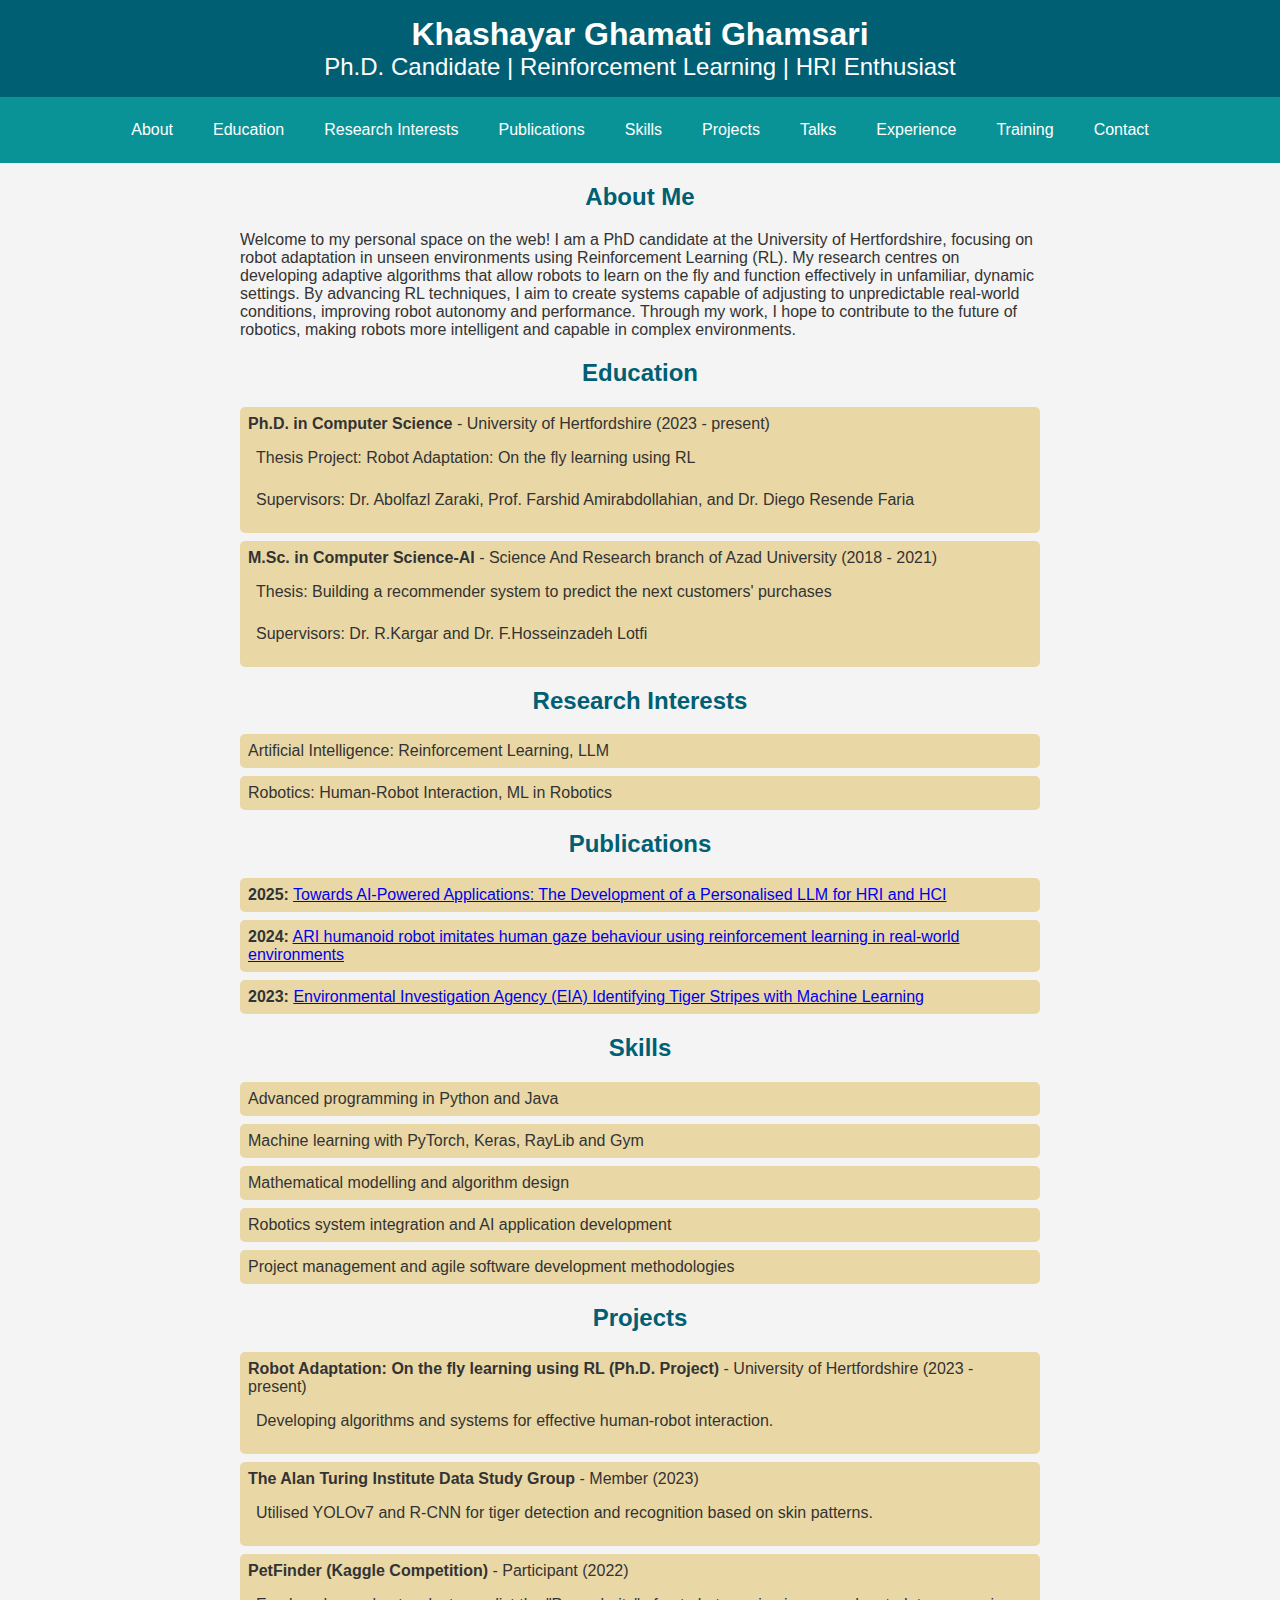
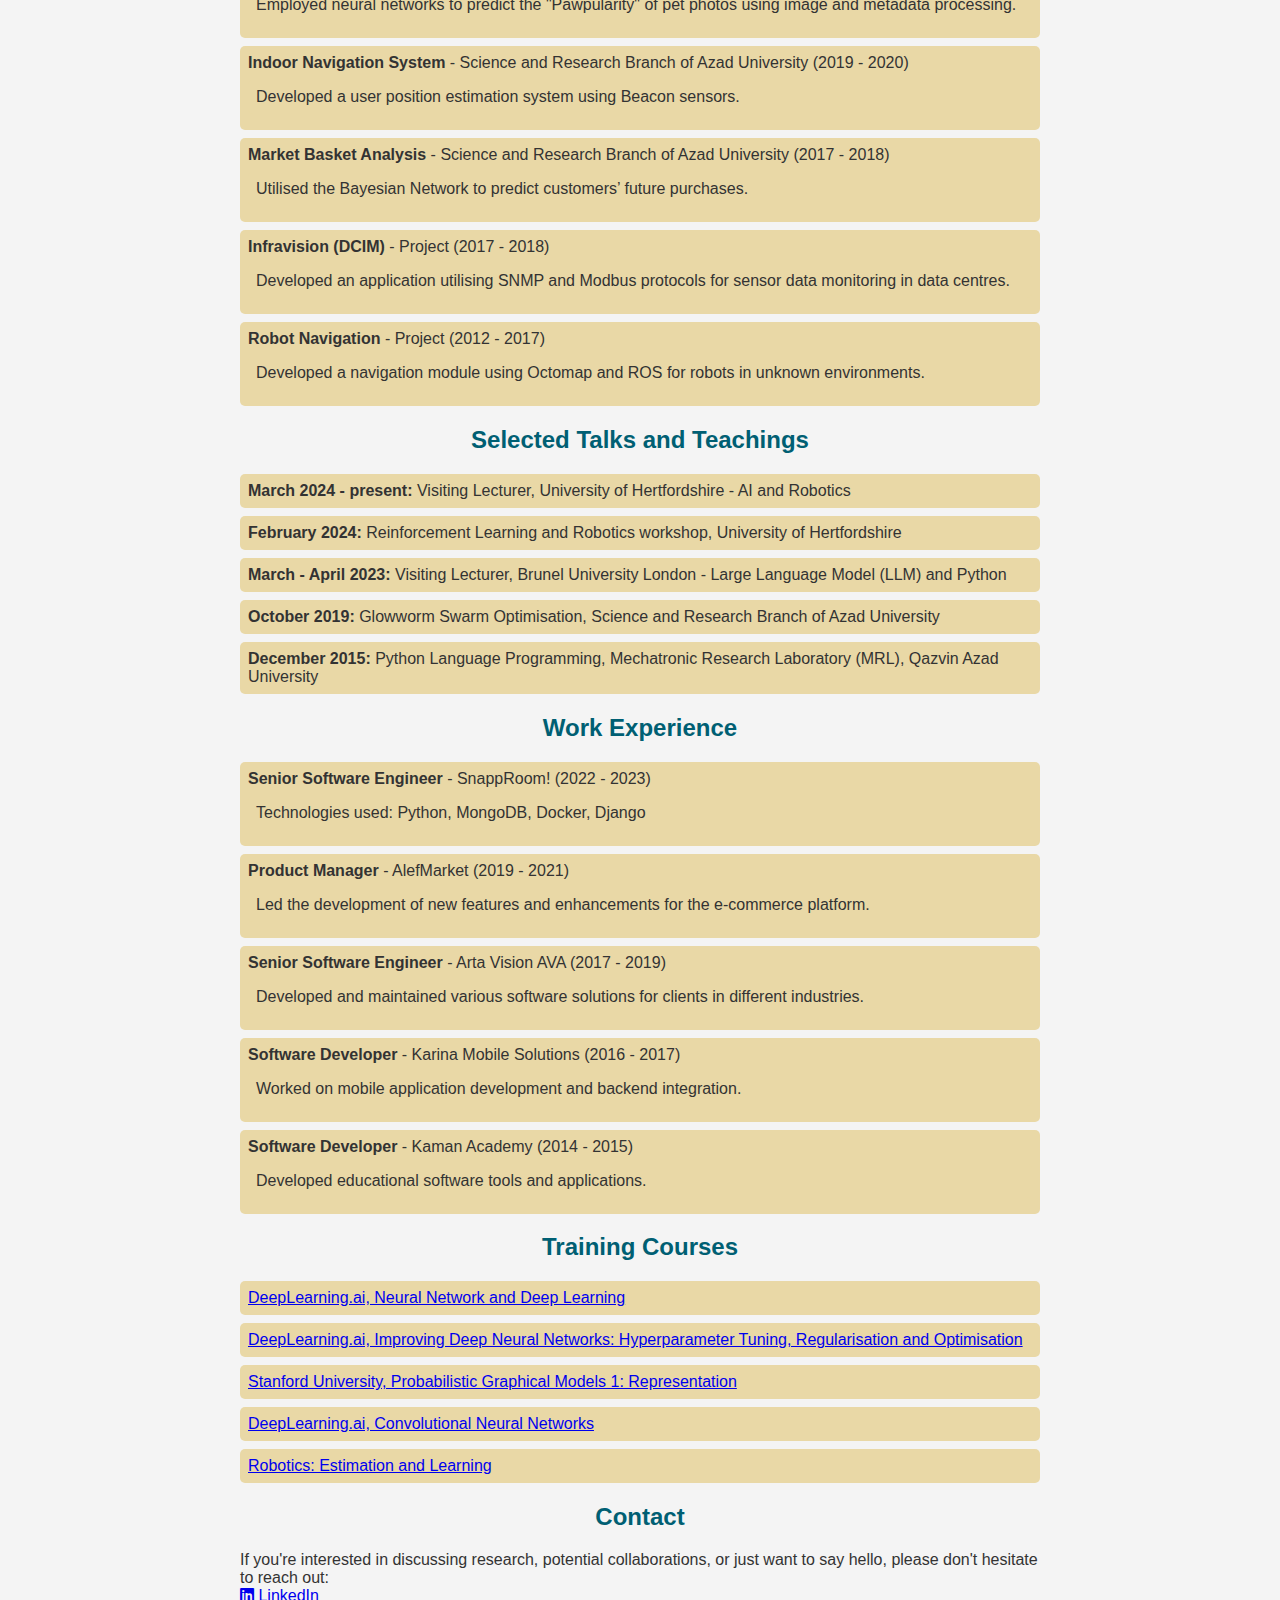
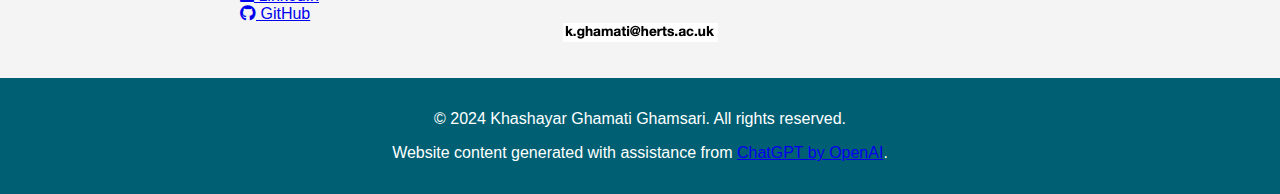
<file: index.html>
<!DOCTYPE html>
<html lang="en">
<head>
	<meta charset="UTF-8">
	<meta name="viewport" content="width=device-width, initial-scale=1.0">
	<link rel="stylesheet" href="https://cdnjs.cloudflare.com/ajax/libs/font-awesome/6.0.0-beta3/css/all.min.css">
	<title>Khashayar Ghamati Ghamsari - Ph.D. Candidate in Computer Science</title>
	<style>
		/* Base styles here */

		/* Responsive styles for tablets */
		@media (max-width: 768px) {
			/* Adjust styles for tablet screens */
			.container {
				width: 95%;
				padding: 0 10px;
			}
			header h1, header h2 {
				font-size: smaller;
			}
			nav a {
				padding: 0.5rem;
				font-size: smaller;
			}
			section h2 {
				font-size: larger;
			}
			/* Other responsive styles for tablet */
		}

		/* Responsive styles for mobile phones */
		@media (max-width: 480px) {
			/* Adjust styles for mobile screens */
			nav {
				flex-direction: column;
			}
			nav a {
				margin: 5px 0;
				text-align: center;
			}
			section {
				padding: 1rem 0;
			}
			section h2 {
				font-size: medium;
			}
			/* Other responsive styles for mobile */
		}
	</style>
	<style>
		body {
			font-family: 'Segoe UI', Tahoma, Geneva, Verdana, sans-serif;
			margin: 0;
			padding: 0;
			box-sizing: border-box;
			background-color: #f4f4f4;
			color: #333;
		}
		.container {
			max-width: 1100px;
			margin: auto;
			padding: 0 20px;
		}
		header {
			background: #005f73;
			color: #fff;
			padding: 1rem 0;
			text-align: center;
		}
		header h1, header h2 {
			margin: 0;
			padding: 0;
		}
		header h2 {
			font-weight: 300;
		}
		nav {
			display: flex;
			justify-content: center;
			padding: 1rem 0;
			background: #0a9396;
		}
		nav a {
			color: #fff;
			text-decoration: none;
			padding: 0.5rem 1rem;
			margin: 0 0.25rem;
		}
		nav a:hover {
			background: #94d2bd;
		}
		section {
			padding: 2rem 0;
			text-align: center;
		}
		section h2 {
			color: #005f73;
		}
		section p, section ul {
			text-align: left;
			max-width: 800px;
			margin: auto;
		}
		section ul {
			list-style: none;
			padding: 0;
		}
		section ul li {
			background: #e9d8a6;
			margin: 0.5rem 0;
			padding: 0.5rem;
			border-radius: 5px;
		}
		footer {
			background: #005f73;
			color: #fff;
			text-align: center;
			padding: 1rem 0;
			margin-top: 2rem;
		}
	</style>

	<!-- Google tag (gtag.js) -->
	<script async src="https://www.googletagmanager.com/gtag/js?id=G-HV1K905FF2"></script>
	<script>
		window.dataLayer = window.dataLayer || [];
		function gtag(){dataLayer.push(arguments);}
		gtag('js', new Date());

		gtag('config', 'G-HV1K905FF2');
	</script>

</head>
<body>
<header>
	<div class="container">
		<h1>Khashayar Ghamati Ghamsari</h1>
		<h2>Ph.D. Candidate | Reinforcement Learning | HRI Enthusiast</h2>
	</div>
</header>

<nav>
	<a href="#about">About</a>
	<a href="#education">Education</a>
	<a href="#research">Research Interests</a>
	<a href="#publications">Publications</a>
	<a href="#skills">Skills</a>
	<a href="#projects">Projects</a>
	<a href="#talks">Talks</a>
	<a href="#work-experience">Experience</a>
	<a href="#training-courses">Training</a>
<!--	<a href="#awards">Awards</a>-->
	<a href="#contact">Contact</a>
</nav>

<section id="about" class="container">
	<h2>About Me</h2>
	<p>Welcome to my personal space on the web! I am a PhD candidate at the University of Hertfordshire, focusing on robot adaptation in unseen environments using Reinforcement Learning (RL). My research centres on developing adaptive algorithms that allow robots to learn on the fly and function effectively in unfamiliar, dynamic settings. By advancing RL techniques, I aim to create systems capable of adjusting to unpredictable real-world conditions, improving robot autonomy and performance. Through my work, I hope to contribute to the future of robotics, making robots more intelligent and capable in complex environments.</p>
</section>

<section id="education" class="container">
	<h2>Education</h2>
	<ul>
		<li><strong>Ph.D. in Computer Science</strong> - University of Hertfordshire (2023 - present)
			<ul>
				<li>Thesis Project: Robot Adaptation: On the fly learning using RL</li>
				<li>Supervisors: Dr. Abolfazl Zaraki, Prof. Farshid Amirabdollahian, and Dr. Diego Resende Faria</li>
			</ul>
		</li>
		<li><strong>M.Sc. in Computer Science-AI</strong> - Science And Research branch of Azad University (2018 - 2021)
			<ul>
				<li>Thesis: Building a recommender system to predict the next customers' purchases</li>
				<li>Supervisors: Dr. R.Kargar and Dr. F.Hosseinzadeh Lotfi </li>
			</ul>
		</li>

	</ul>
</section>

<section id="research" class="container">
	<h2>Research Interests</h2>
	<ul>
		<li>Artificial Intelligence: Reinforcement Learning, LLM</li>
		<li>Robotics: Human-Robot Interaction, ML in Robotics</li>
	</ul>
</section>

<section id="publications" class="container">
	<h2>Publications</h2>
	<ul>
<!--		<li><strong>Ongoing:</strong> Towards Robot's Adaptability in HRI Scenarios: Designing a Reinforcement Learning-Based Attention Model for Social Robots</li>-->
		<li><strong>2025:</strong> <a href="/pllm">Towards AI-Powered Applications: The Development of a Personalised LLM for HRI and HCI</a></li>
		<li><strong>2024:</strong> <a href="/rlbam">ARI humanoid robot imitates human gaze behaviour using reinforcement learning in real-world environments</a></li>
		<li><strong>2023:</strong> <a href="https://www.turing.ac.uk/news/publications/data-study-group-final-report-environmental-investigation-agency-eia">Environmental Investigation Agency (EIA) Identifying Tiger Stripes with Machine Learning</a></li>
	</ul>
</section>


<section id="skills" class="container">
	<h2>Skills</h2>
	<ul>
		<li>Advanced programming in Python and Java</li>
		<li>Machine learning with PyTorch, Keras, RayLib and Gym</li>
		<li>Mathematical modelling and algorithm design</li>
		<li>Robotics system integration and AI application development</li>
		<li>Project management and agile software development methodologies</li>
	</ul>
</section>

<section id="projects" class="container">
	<h2>Projects</h2>
	<ul>
		<li><strong>Robot Adaptation: On the fly learning using RL (Ph.D. Project)</strong> - University of Hertfordshire (2023 - present)
			<ul>
				<li>Developing algorithms and systems for effective human-robot interaction.</li>
			</ul>
		</li>
		<li><strong>The Alan Turing Institute Data Study Group</strong> - Member (2023)
			<ul>
				<li>Utilised YOLOv7 and R-CNN for tiger detection and recognition based on skin patterns.</li>
			</ul>
		</li>
		<li><strong>PetFinder (Kaggle Competition)</strong> - Participant (2022)
			<ul>
				<li>Employed neural networks to predict the "Pawpularity" of pet photos using image and metadata processing.</li>
			</ul>
		</li>
		<li><strong>Indoor Navigation System</strong> - Science and Research Branch of Azad University (2019 - 2020)
			<ul>
				<li>Developed a user position estimation system using Beacon sensors.</li>
			</ul>
		</li>
		<li><strong>Market Basket Analysis</strong> - Science and Research Branch of Azad University (2017 - 2018)
			<ul>
				<li>Utilised the Bayesian Network to predict customers’ future purchases.</li>
			</ul>
		</li>
		<li><strong>Infravision (DCIM)</strong> - Project (2017 - 2018)
			<ul>
				<li>Developed an application utilising SNMP and Modbus protocols for sensor data monitoring in data centres.</li>
			</ul>
		</li>
		<li><strong>Robot Navigation</strong> - Project (2012 - 2017)
			<ul>
				<li>Developed a navigation module using Octomap and ROS for robots in unknown environments.</li>
			</ul>
		</li>
	</ul>
</section>

<section id="talks" class="container">
	<h2>Selected Talks and Teachings</h2>
	<ul>
		<li><strong>March 2024 - present:</strong> Visiting Lecturer, University of Hertfordshire - AI and Robotics</li>
		<li><strong>February 2024:</strong> Reinforcement Learning and Robotics workshop, University of Hertfordshire</li>
		<li><strong>March - April 2023:</strong> Visiting Lecturer, Brunel University London - Large Language Model (LLM) and Python</li>
		<li><strong>October 2019:</strong> Glowworm Swarm Optimisation, Science and Research Branch of Azad University</li>
		<li><strong>December 2015:</strong> Python Language Programming, Mechatronic Research Laboratory (MRL), Qazvin Azad University</li>
	</ul>
</section>

<section id="work-experience" class="container">
	<h2>Work Experience</h2>
	<ul>
		<li><strong>Senior Software Engineer</strong> - SnappRoom! (2022 - 2023)
			<ul>
				<li>Technologies used: Python, MongoDB, Docker, Django</li>
			</ul>
		</li>
		<li><strong>Product Manager</strong> - AlefMarket (2019 - 2021)
			<ul>
				<li>Led the development of new features and enhancements for the e-commerce platform.</li>
			</ul>
		</li>
		<li><strong>Senior Software Engineer</strong> - Arta Vision AVA (2017 - 2019)
			<ul>
				<li>Developed and maintained various software solutions for clients in different industries.</li>
			</ul>
		</li>
		<li><strong>Software Developer</strong> - Karina Mobile Solutions (2016 - 2017)
			<ul>
				<li>Worked on mobile application development and backend integration.</li>
			</ul>
		</li>
		<li><strong>Software Developer</strong> - Kaman Academy (2014 - 2015)
			<ul>
				<li>Developed educational software tools and applications.</li>
			</ul>
		</li>
	</ul>
</section>



<section id="training-courses" class="container">
	<h2>Training Courses</h2>
	<ul>
		<li><a href="https://www.coursera.org/account/accomplishments/verify/9QHVR2BSYU5R"> DeepLearning.ai, Neural Network and Deep Learning</a></li>
		<li><a href="https://www.coursera.org/account/accomplishments/verify/EA6V4C96UWES?utm_source=link&utm_medium=certificate&utm_content=cert_image&utm_campaign=sharing_cta&utm_product=course"> DeepLearning.ai, Improving Deep Neural Networks: Hyperparameter Tuning, Regularisation and Optimisation</a></li>
		<li><a href="https://www.coursera.org/account/accomplishments/verify/D3JSN6MJFXP4?utm_source=link&utm_medium=certificate&utm_content=cert_image&utm_campaign=sharing_cta&utm_product=course">Stanford University, Probabilistic Graphical Models 1: Representation</a></li>
		<li><a href="https://www.coursera.org/account/accomplishments/verify/NPCQMPXYYEV6"> DeepLearning.ai, Convolutional Neural Networks</a></li>
		<li><a href="https://www.coursera.org/account/accomplishments/verify/D63CJYCV3E8J?utm_source=link&utm_medium=certificate&utm_content=cert_image&utm_campaign=sharing_cta&utm_product=course"> Robotics: Estimation and Learning</a></li>
	</ul>
</section>




<section id="contact" class="container">
	<h2>Contact</h2>
	<p>If you're interested in discussing research, potential collaborations, or just want to say hello, please don't hesitate to reach out:</p>
	<p>
		<a href="https://www.linkedin.com/in/khashayarghamati" target="_blank" rel="noopener noreferrer">
			<i class="fab fa-linkedin"></i> LinkedIn
		</a>
		<br>
		<a href="https://github.com/khashayarghamati" target="_blank" rel="noopener noreferrer">
			<i class="fab fa-github"></i> GitHub
		</a>
	</p>
	<img src="images/email.png" alt="Email Address">
</section>

<footer>
	<div class="container">
		<p>&copy; 2024 Khashayar Ghamati Ghamsari. All rights reserved.</p>
		<p>Website content generated with assistance from <a href="https://www.openai.com/chatgpt/" target="_blank" rel="noopener noreferrer">ChatGPT by OpenAI</a>.</p>
	</div>
</footer>
</body>
</html>
</file>
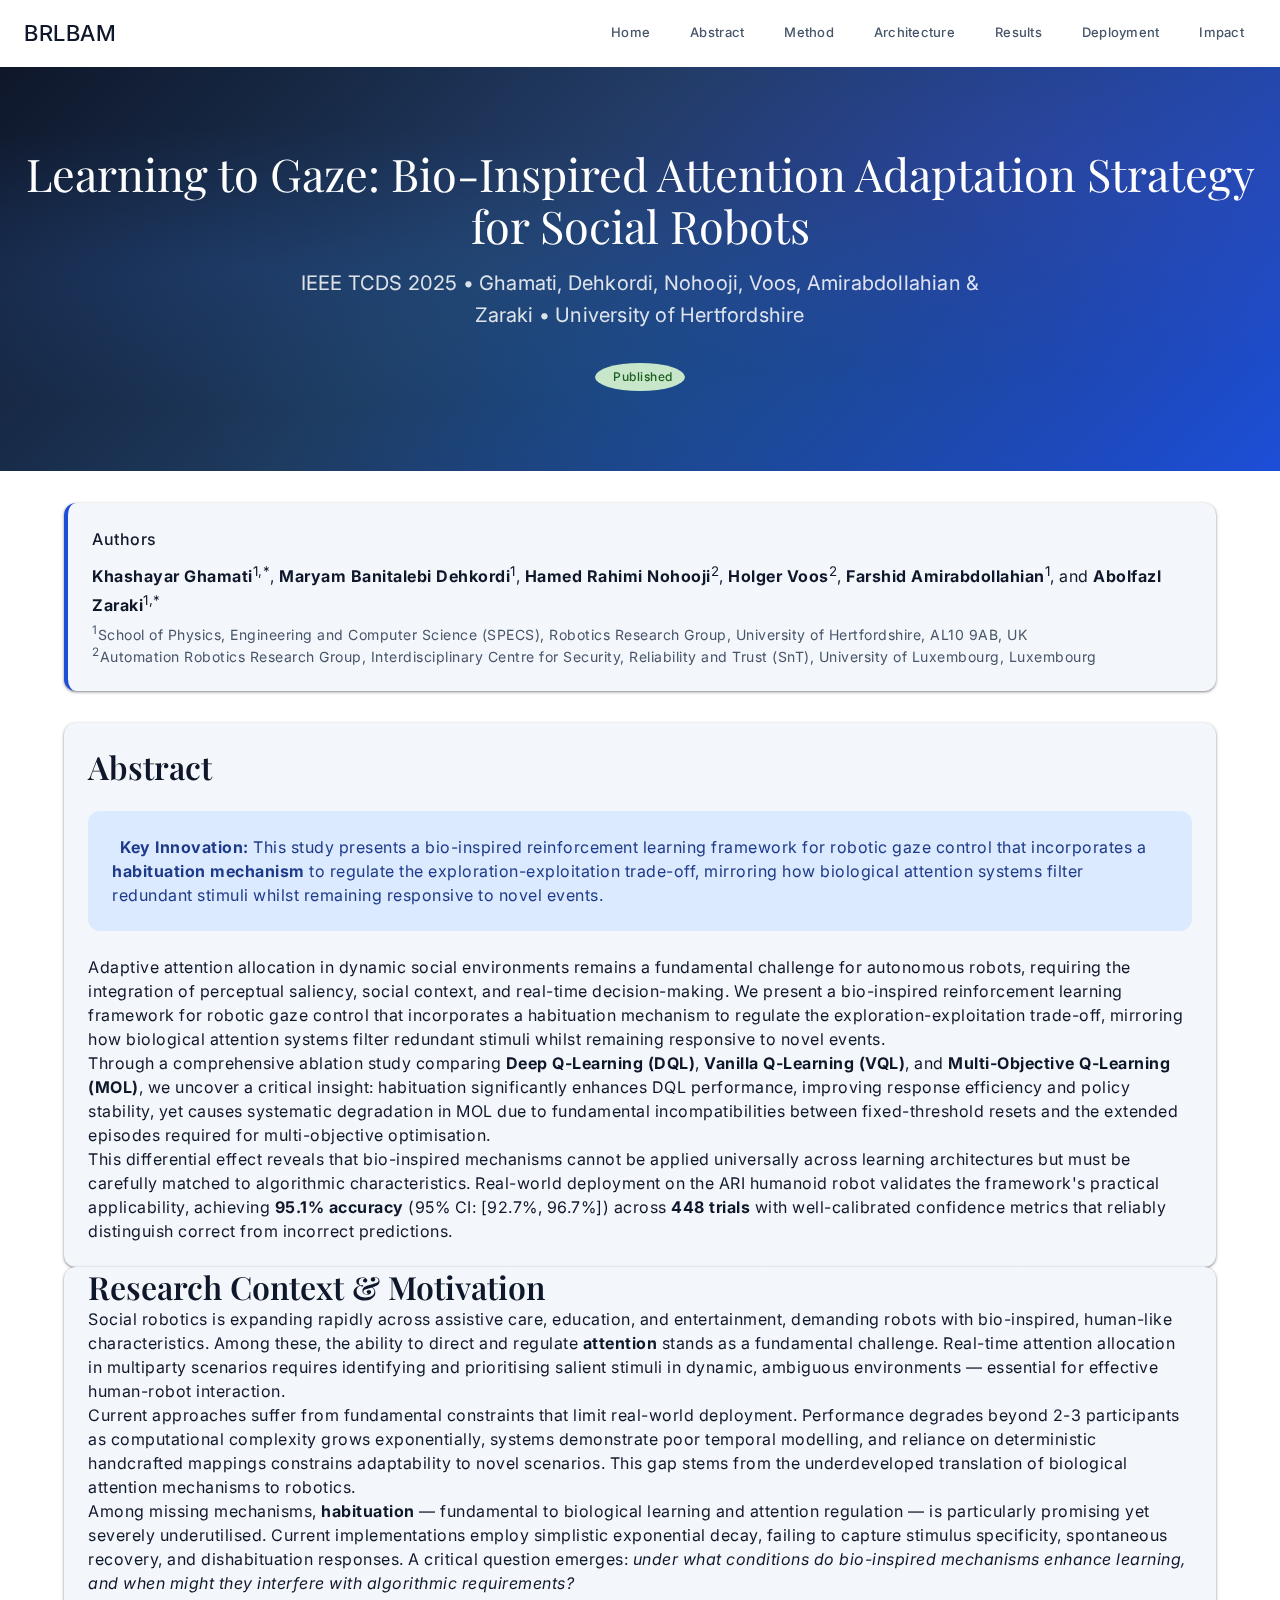
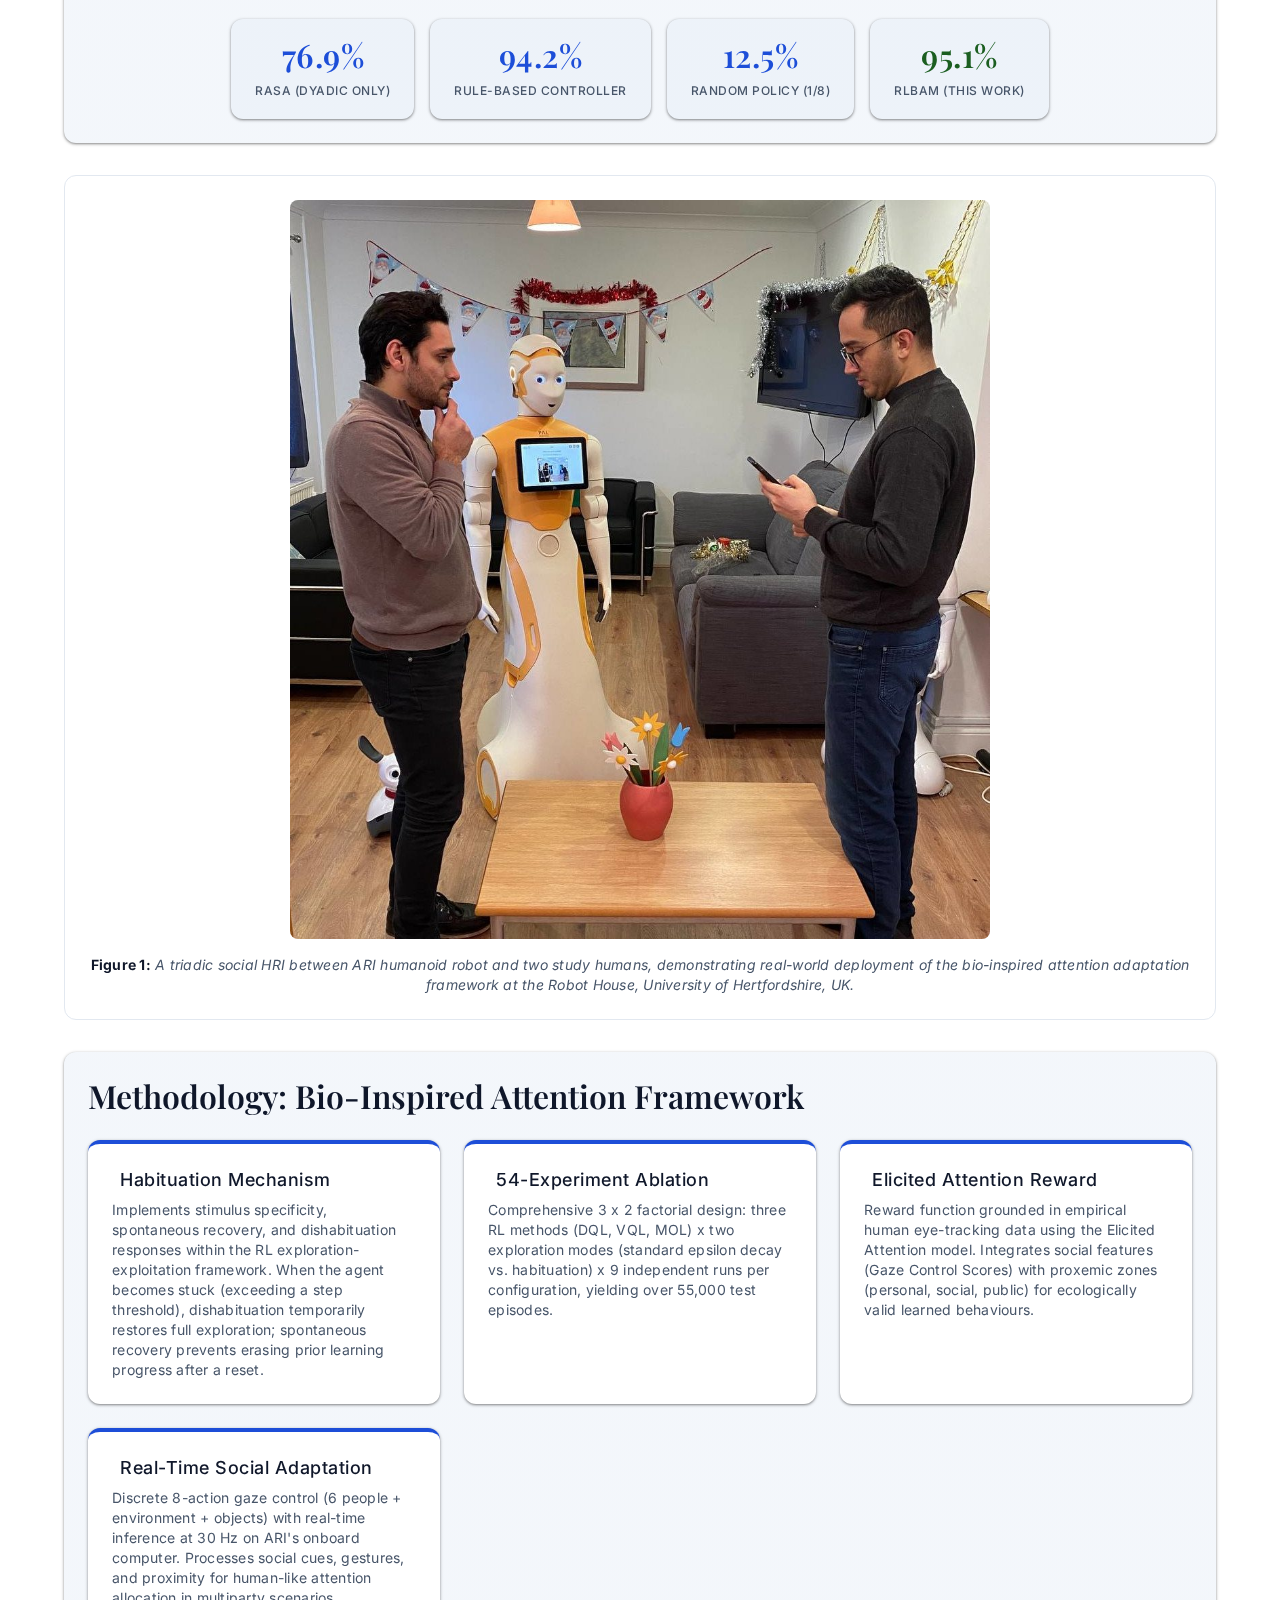
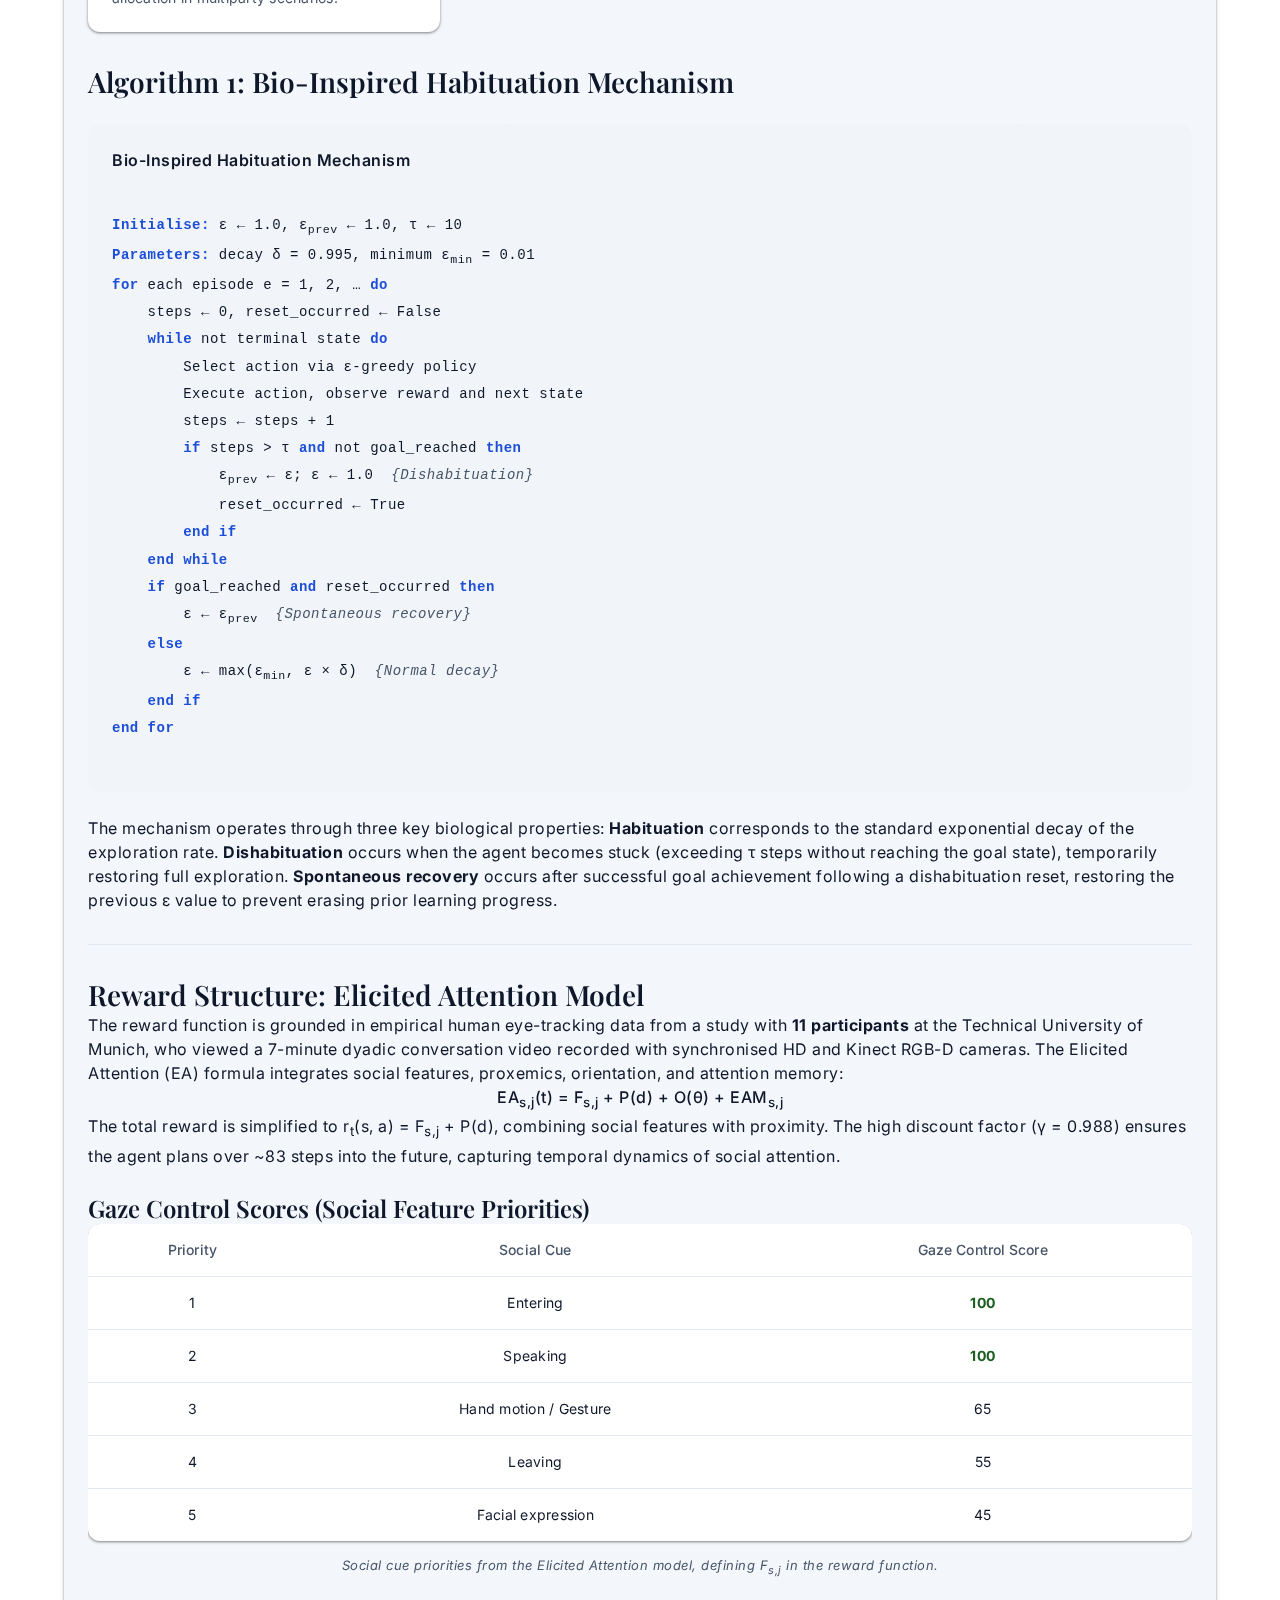
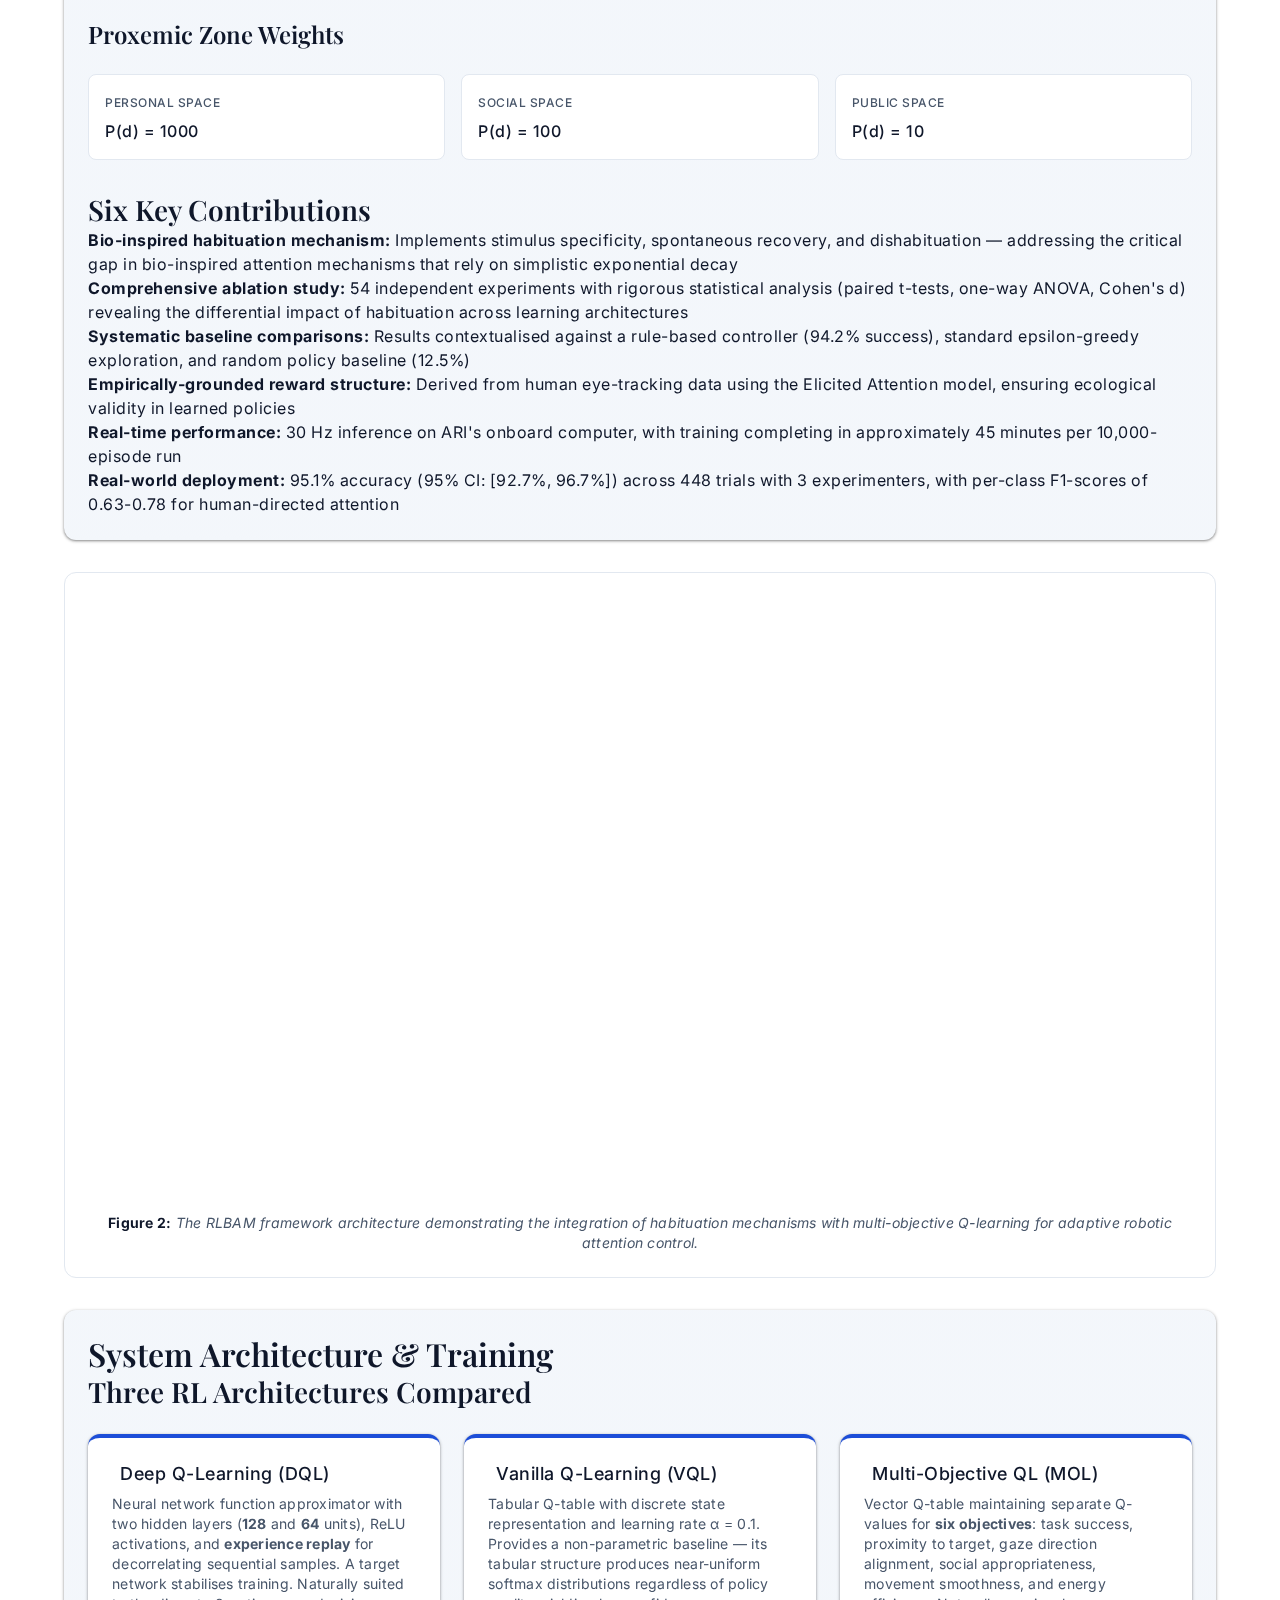
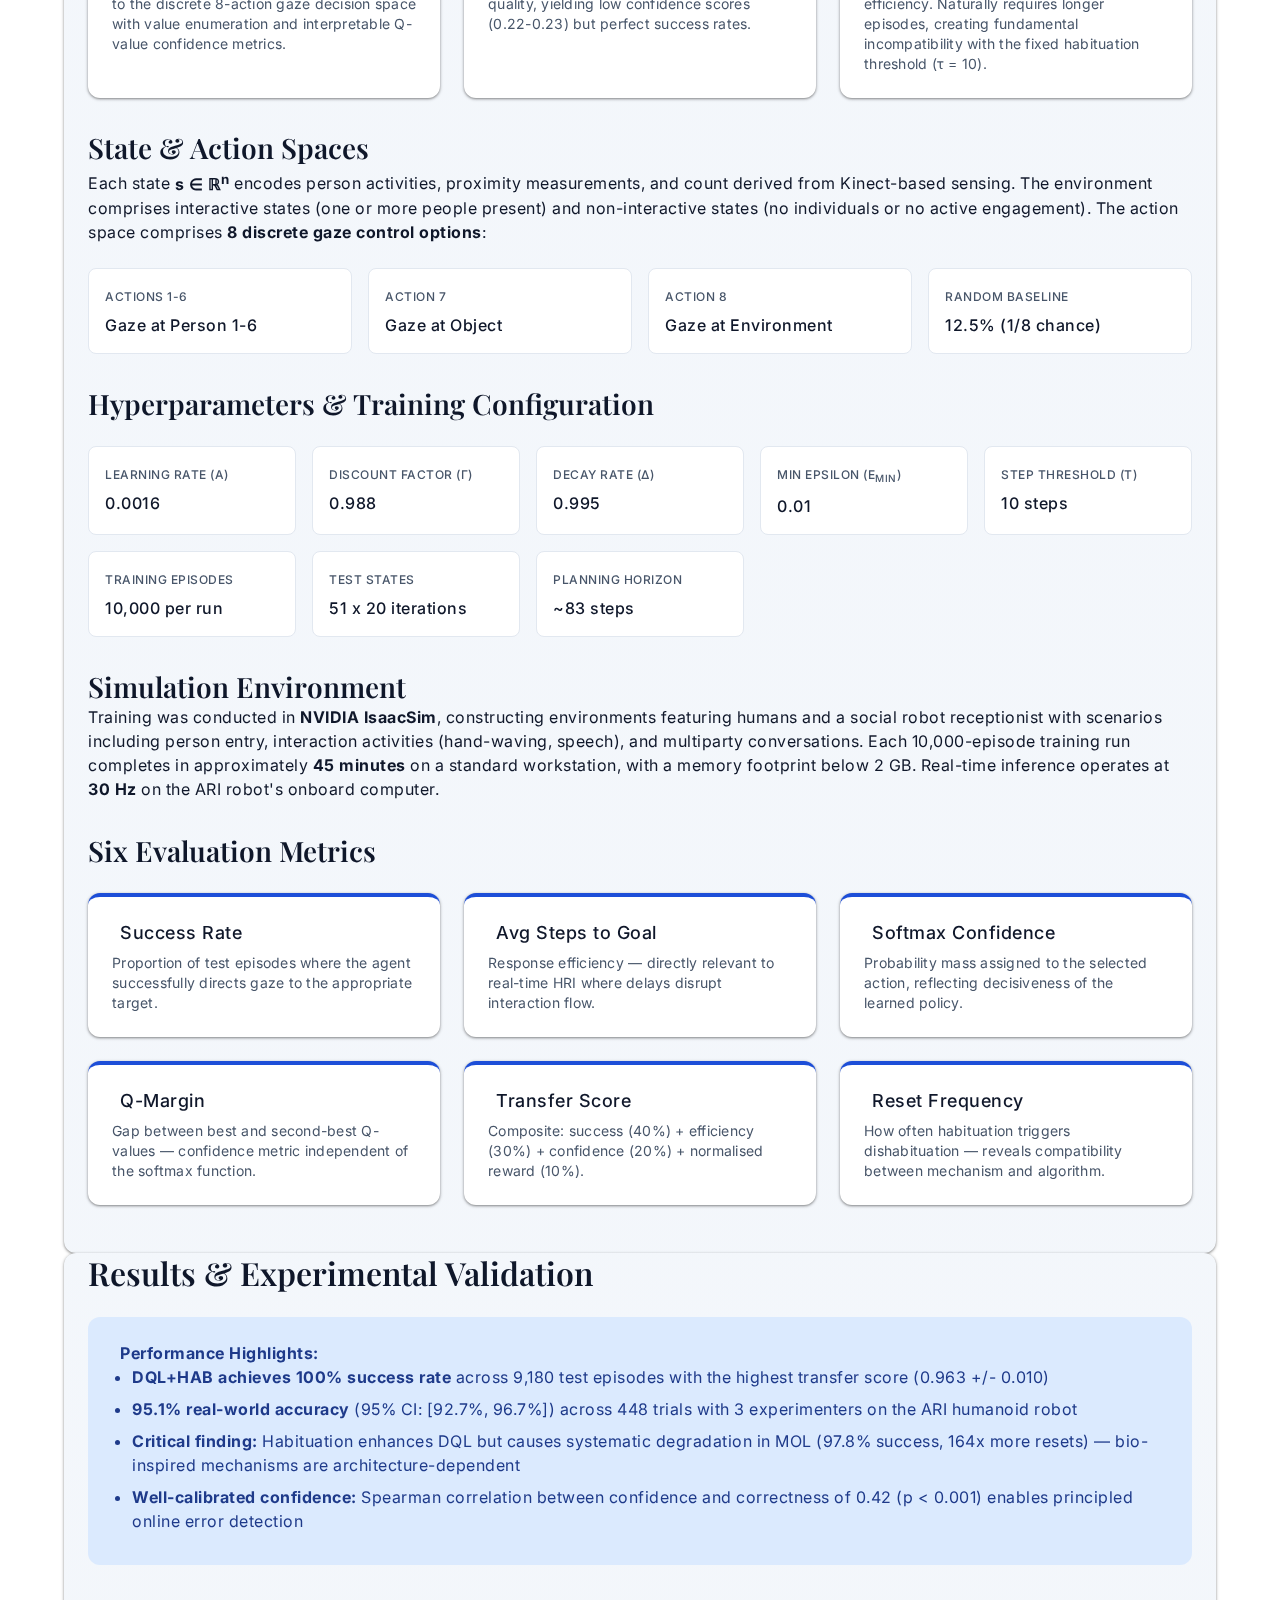
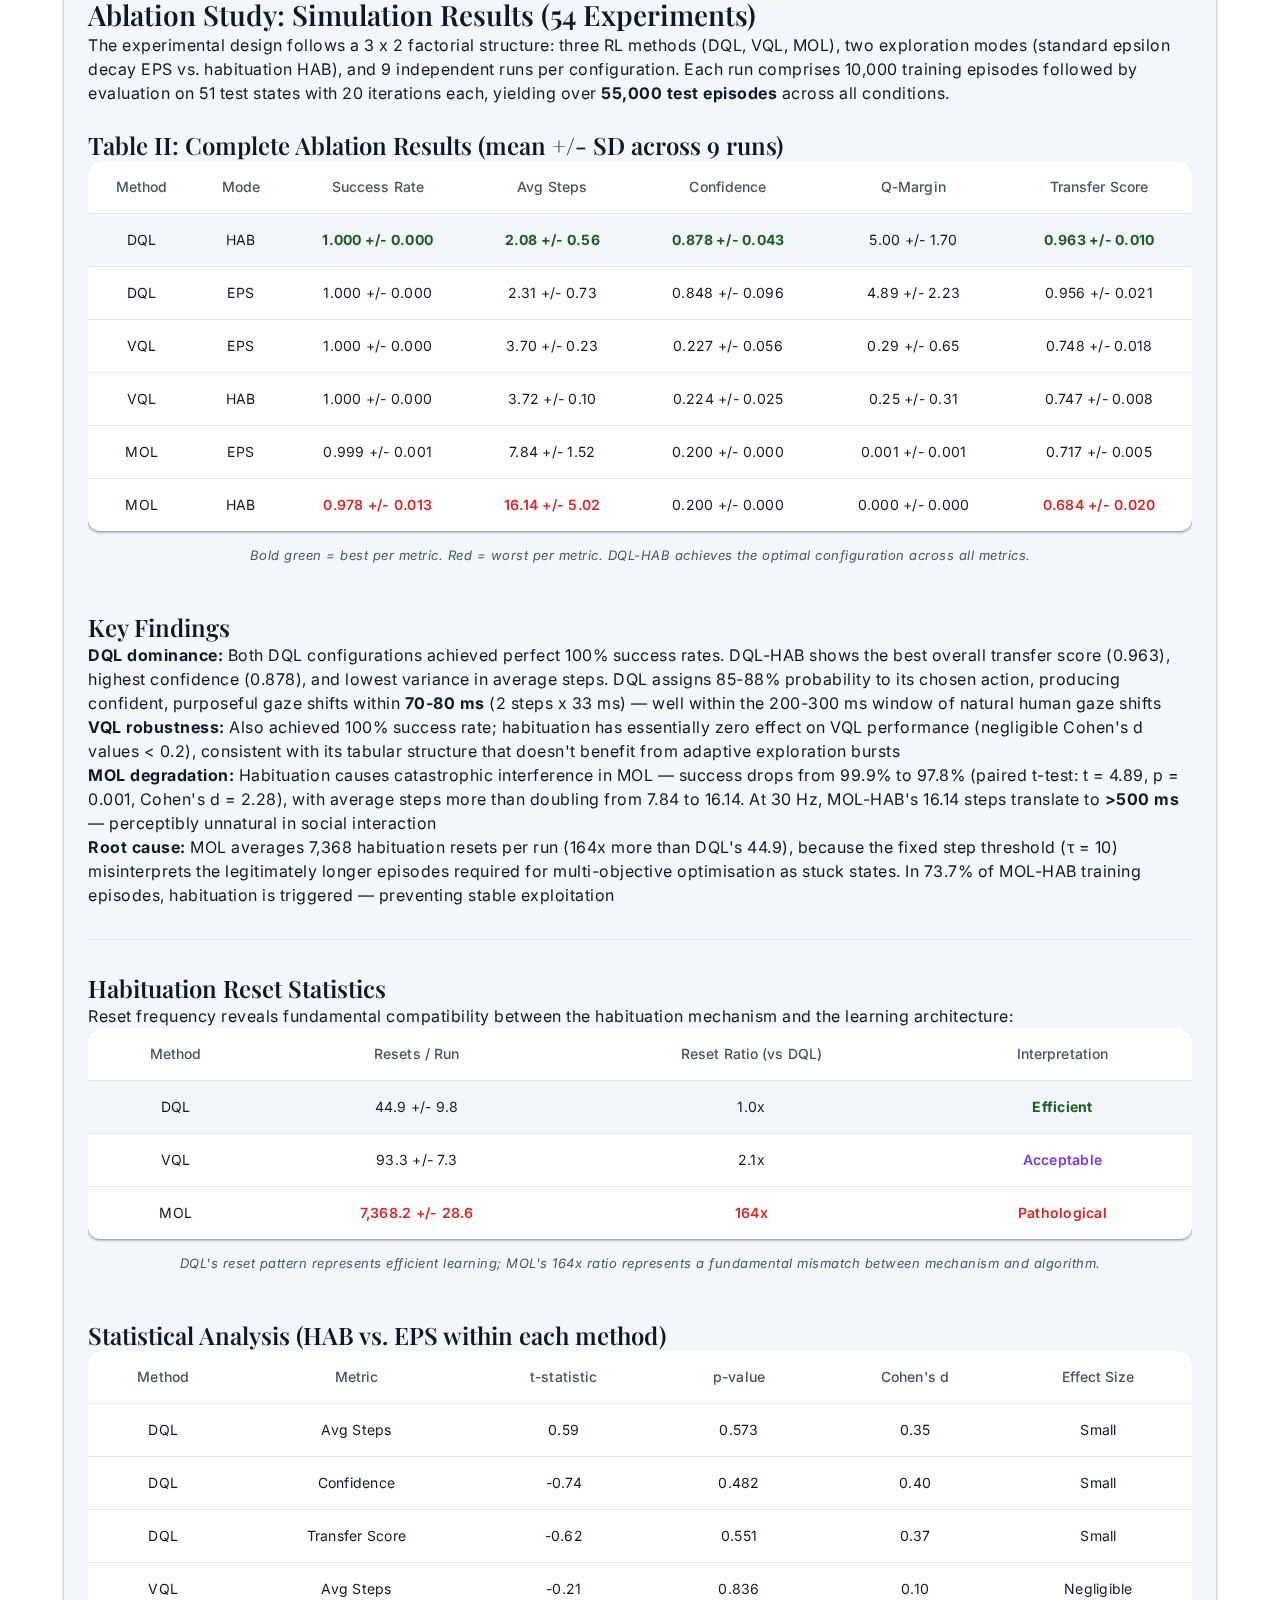
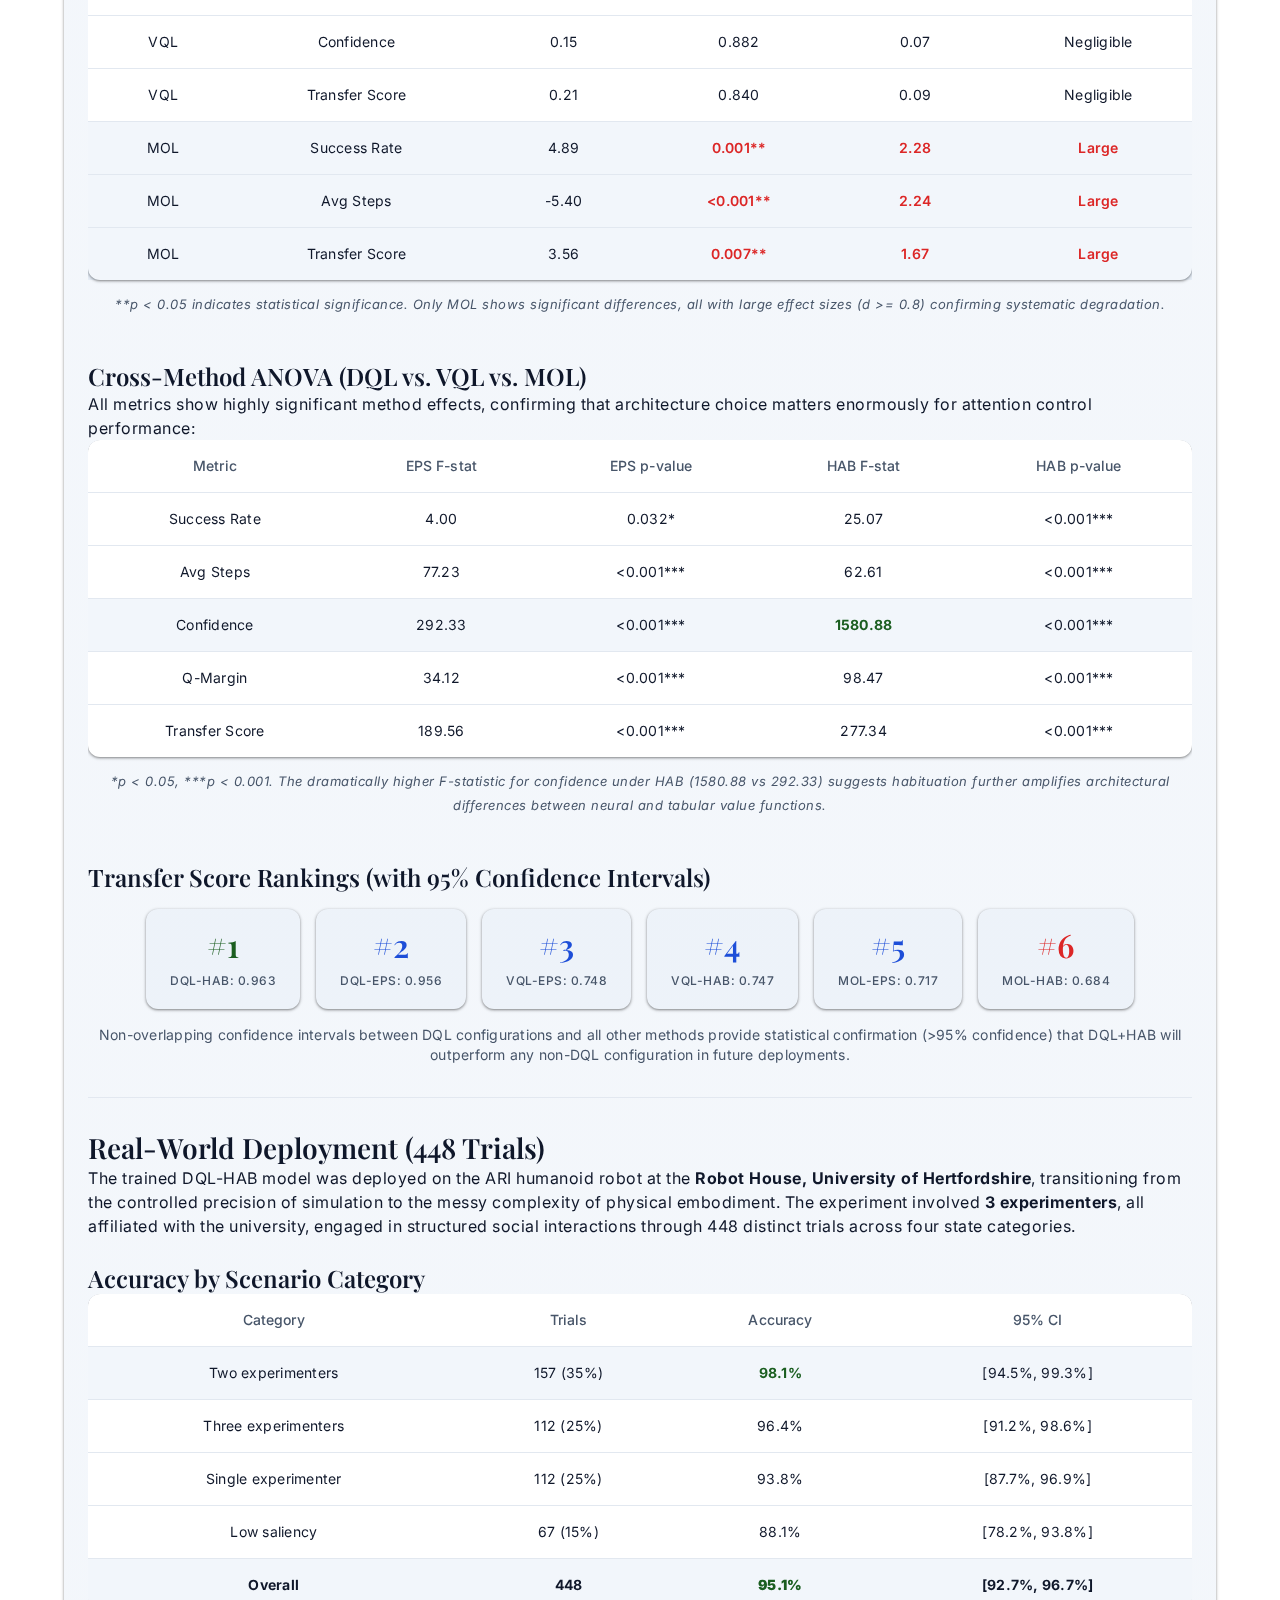
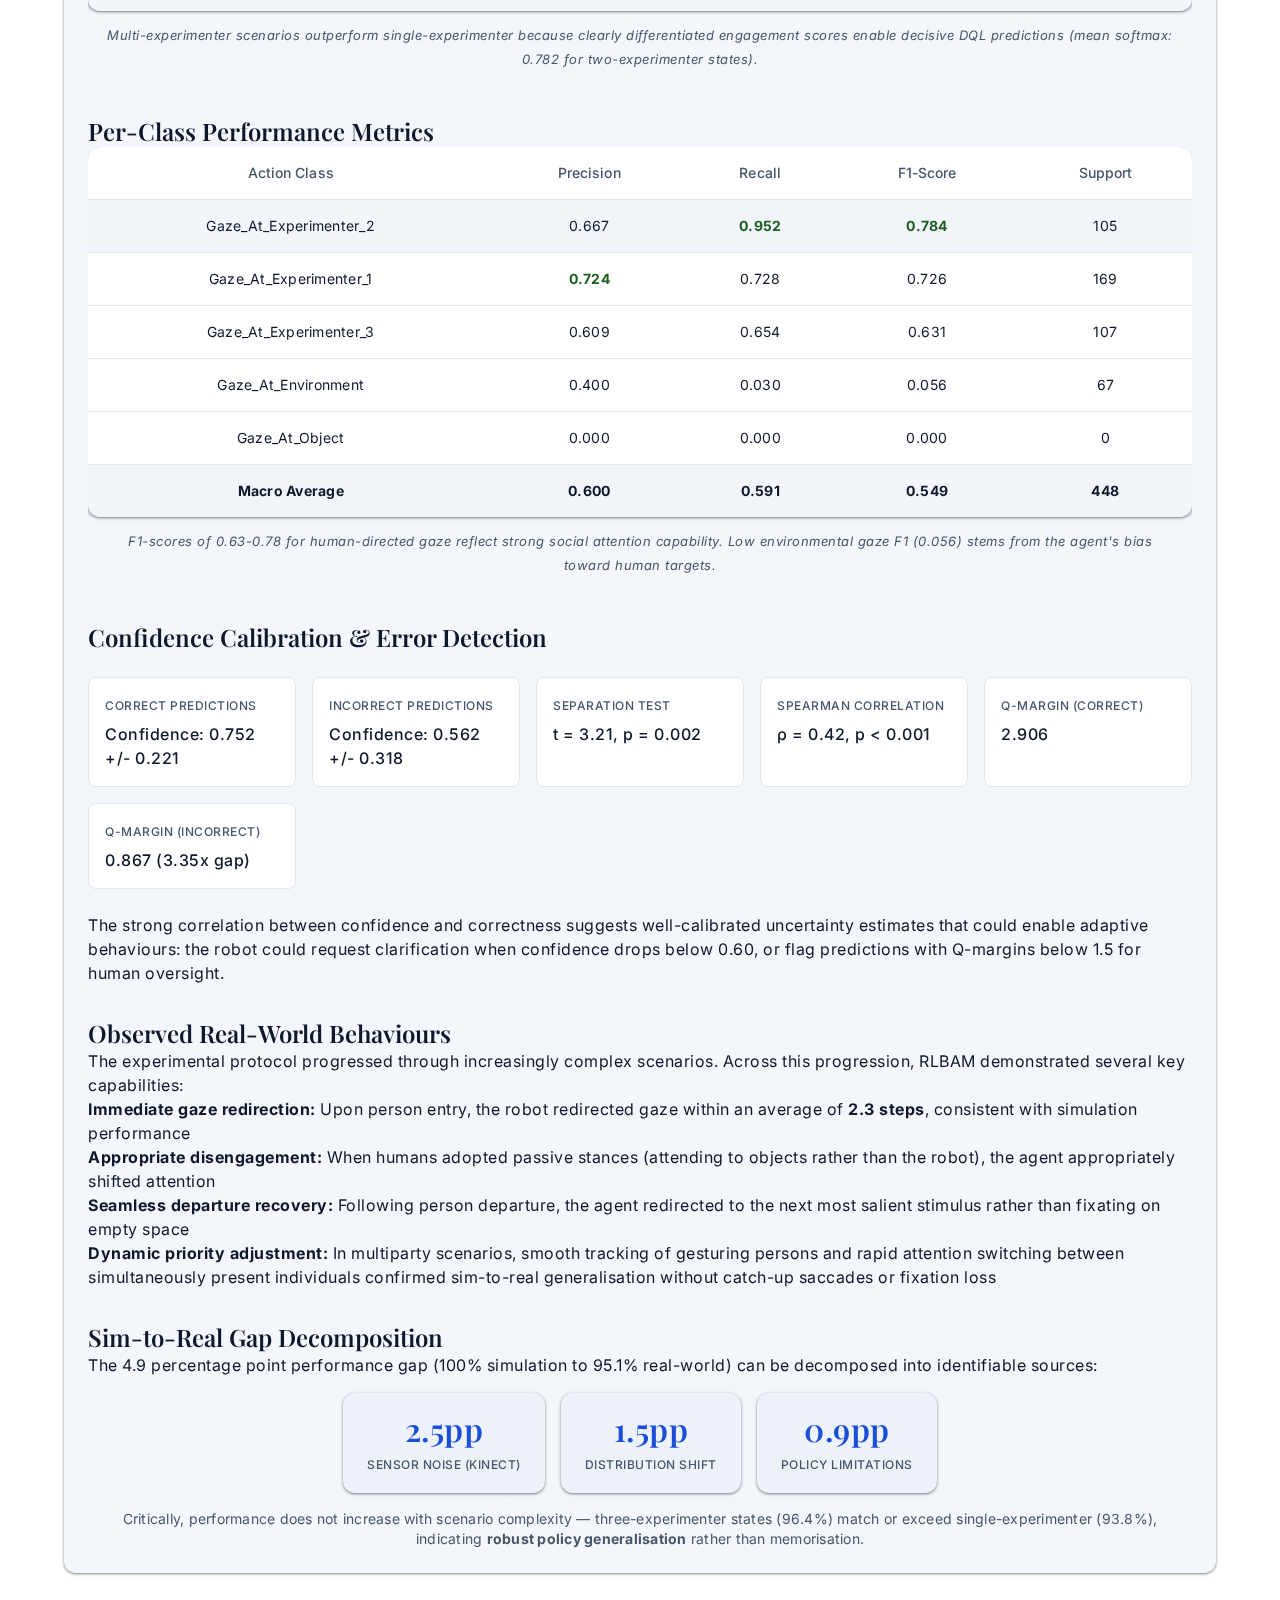
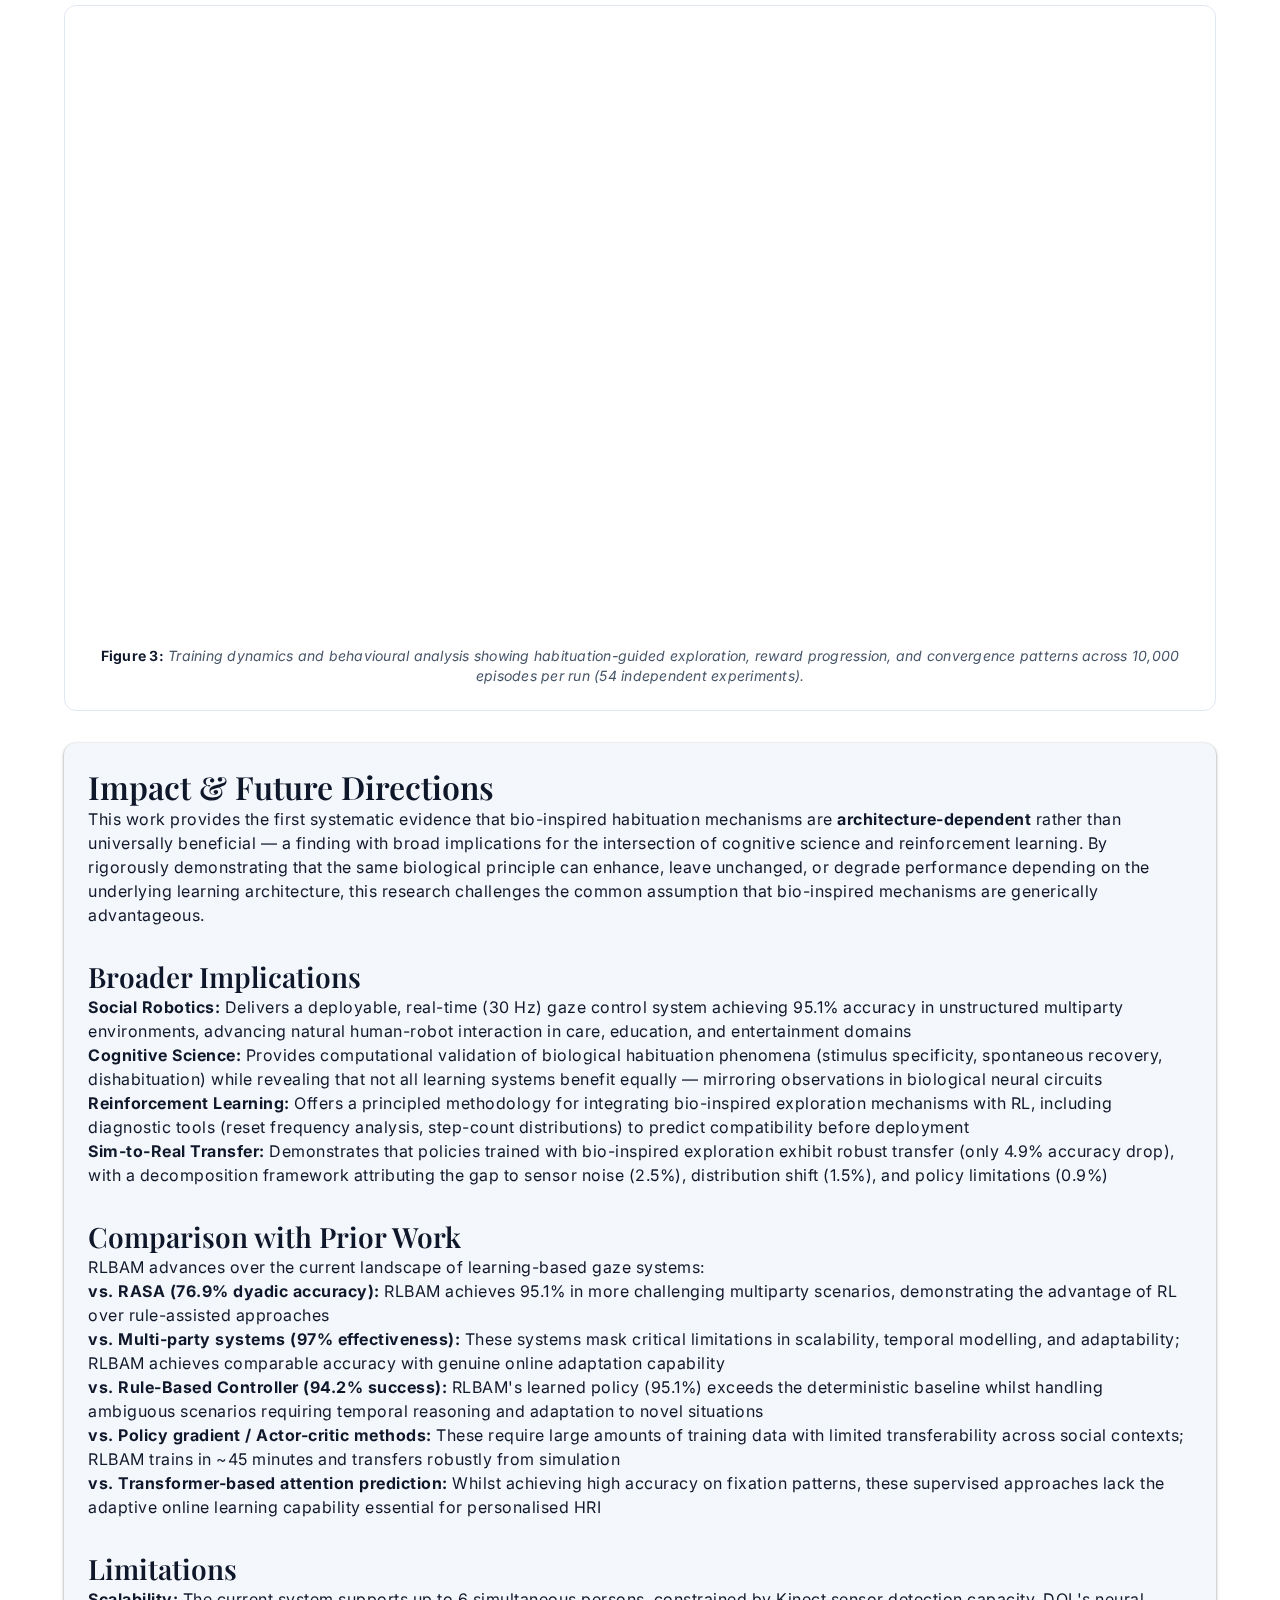
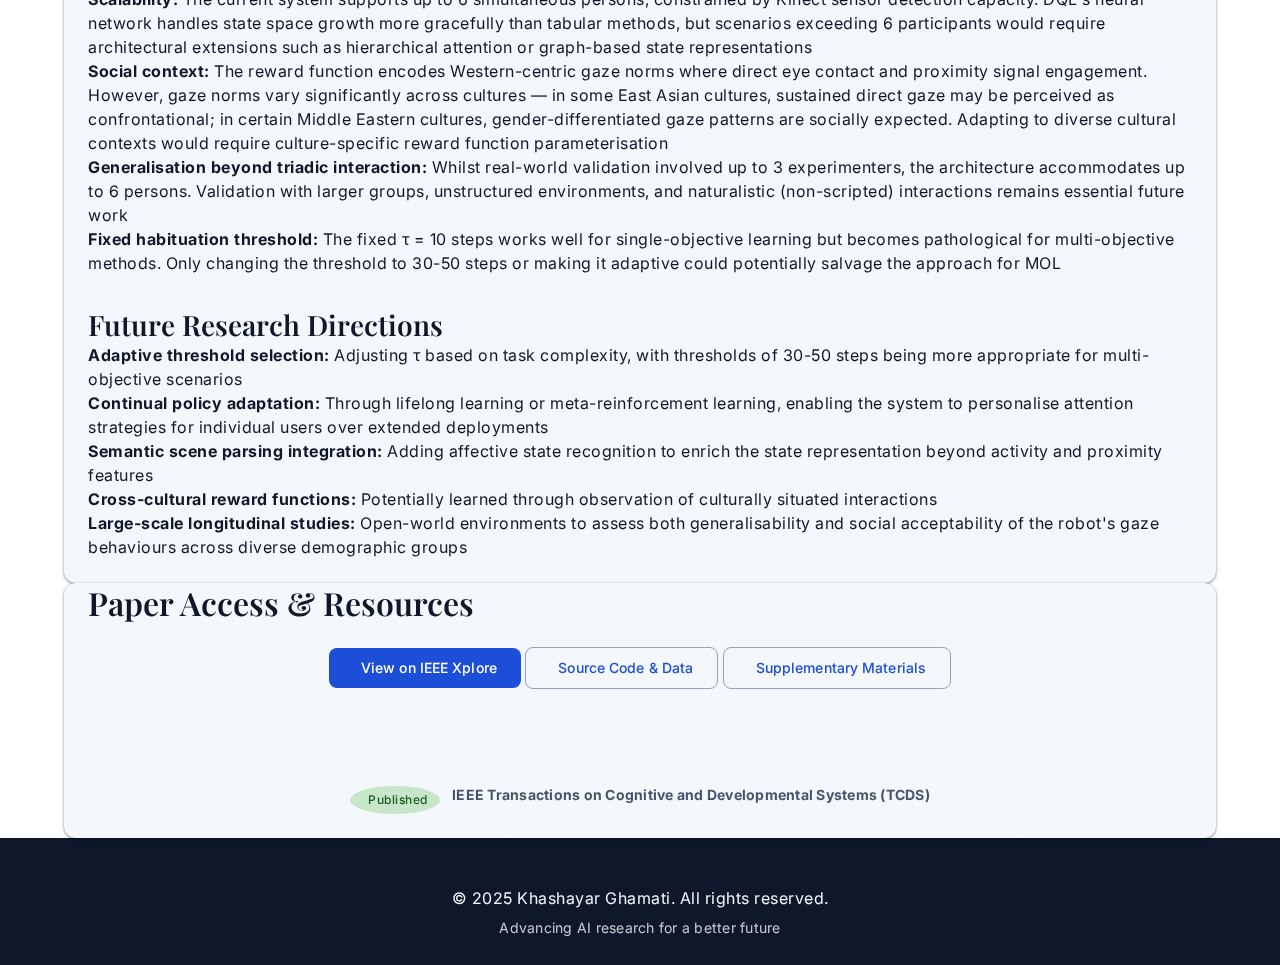
<file: brlbam/index.html>
<!DOCTYPE html>
<html lang="en-GB">
<head>
    <meta charset="UTF-8">
    <meta name="viewport" content="width=device-width, initial-scale=1.0">
    <meta name="robots" content="index, follow">

    <!-- DNS Prefetch and Preconnect for Performance -->
    <link rel="dns-prefetch" href="//fonts.googleapis.com">
    <link rel="dns-prefetch" href="//cdnjs.cloudflare.com">
    <link rel="preconnect" href="https://fonts.googleapis.com" crossorigin>
    <link rel="preconnect" href="https://fonts.gstatic.com" crossorigin>
    <link rel="preconnect" href="https://cdnjs.cloudflare.com" crossorigin>

    <!-- SEO Meta Tags -->
    <title>Bio-Inspired Attention for Social Robots | IEEE TCDS</title>
    <meta name="description" content="Bio-inspired RL framework for robotic gaze control achieving 95.1% accuracy across 448 trials. 54-experiment ablation study. IEEE TCDS.">
    <meta name="keywords" content="social robotics, reinforcement learning, habituation mechanism, gaze behaviour, attention adaptation, bio-inspired AI, Deep Q-Learning, human-robot interaction, ARI humanoid robot, real-time learning, exploration-exploitation, social cognition, IEEE TCDS, sim-to-real transfer, ablation study, cognitive robotics">
    <meta name="author" content="Khashayar Ghamati, Maryam Banitalebi Dehkordi, Hamed Rahimi Nohooji, Holger Voos, Farshid Amirabdollahian, Abolfazl Zaraki">

    <!-- Open Graph -->
    <meta property="og:title" content="Bio-Inspired Attention for Social Robots | IEEE TCDS">
    <meta property="og:description" content="Bio-inspired RL framework for robotic gaze control with habituation. 54-experiment ablation across DQL, VQL, MOL. 95.1% accuracy on ARI robot. IEEE TCDS.">
    <meta property="og:image" content="https://ghamati.com/brlbam/paper_img.jpeg">
    <meta property="og:type" content="article">
    <meta property="og:url" content="https://ghamati.com/brlbam/">
    <meta property="og:site_name" content="Khashayar Ghamati - AI Research">
    <meta property="og:locale" content="en_GB">
    <meta property="article:published_time" content="2025-01-01">
    <meta property="article:author" content="Khashayar Ghamati">
    <meta property="article:section" content="Artificial Intelligence">
    <meta property="article:tag" content="social robotics">
    <meta property="article:tag" content="reinforcement learning">
    <meta property="article:tag" content="habituation">
    <meta property="article:tag" content="bio-inspired AI">
    <meta property="article:tag" content="cognitive robotics">

    <!-- Twitter Card -->
    <meta name="twitter:card" content="summary_large_image">
    <meta name="twitter:title" content="Bio-Inspired Attention for Social Robots | IEEE TCDS">
    <meta name="twitter:description" content="Bio-inspired RL framework achieving 95.1% real-world accuracy for robotic gaze control. 54-experiment ablation. IEEE TCDS.">
    <meta name="twitter:image" content="https://ghamati.com/brlbam/paper_img.jpeg">
    <meta name="twitter:creator" content="@khashayarghamati">

    <link rel="canonical" href="https://ghamati.com/brlbam/">

    <script type="application/ld+json">
    {
      "@context": "https://schema.org",
      "@type": "ScholarlyArticle",
      "headline": "Learning to Gaze: Bio-Inspired Attention Adaptation Strategy for Social Robots",
      "author": [
        {
          "@type": "Person",
          "name": "Khashayar Ghamati",
          "affiliation": { "@type": "Organization", "name": "University of Hertfordshire" },
          "url": "https://ghamati.com",
          "sameAs": [
            "https://scholar.google.com/citations?user=zRG8t_oAAAAJ&hl=en",
            "https://orcid.org/0009-0002-6416-3127"
          ]
        },
        { "@type": "Person", "name": "Maryam Banitalebi Dehkordi", "affiliation": { "@type": "Organization", "name": "University of Hertfordshire" } },
        { "@type": "Person", "name": "Hamed Rahimi Nohooji", "affiliation": { "@type": "Organization", "name": "University of Luxembourg" } },
        { "@type": "Person", "name": "Holger Voos", "affiliation": { "@type": "Organization", "name": "University of Luxembourg" } },
        { "@type": "Person", "name": "Farshid Amirabdollahian", "affiliation": { "@type": "Organization", "name": "University of Hertfordshire" } },
        { "@type": "Person", "name": "Abolfazl Zaraki", "affiliation": { "@type": "Organization", "name": "University of Hertfordshire" } }
      ],
      "datePublished": "2025-01-01",
      "url": "https://ghamati.com/brlbam/",
      "image": "https://ghamati.com/brlbam/paper_img.jpeg",
      "inLanguage": "en-GB",
      "publisher": {
        "@type": "Organization",
        "name": "IEEE Transactions on Cognitive and Developmental Systems",
        "url": "https://ieeexplore.ieee.org/xpl/RecentIssue.jsp?punumber=7274989"
      },
      "about": ["social robotics", "reinforcement learning", "habituation mechanism", "gaze behaviour", "attention adaptation", "bio-inspired AI", "Deep Q-Learning", "human-robot interaction", "cognitive robotics", "sim-to-real transfer"],
      "description": "A bio-inspired reinforcement learning framework for robotic gaze control incorporating a habituation mechanism. Through a 54-experiment ablation study across DQL, VQL, and MOL, we reveal that habituation enhances DQL performance but causes systematic degradation in multi-objective learning. Real-world deployment on the ARI humanoid robot achieves 95.1% accuracy across 448 trials.",
      "keywords": "social robotics, reinforcement learning, habituation, gaze behaviour, attention adaptation, bio-inspired AI, Deep Q-Learning, ARI robot",
      "isAccessibleForFree": false,
      "creativeWorkStatus": "Published"
    }
    </script>

    <!-- Google Analytics -->
    <script async src="https://www.googletagmanager.com/gtag/js?id=G-HV1K905FF2"></script>
    <script>
        window.dataLayer = window.dataLayer || [];
        function gtag(){dataLayer.push(arguments);}
        gtag('js', new Date());
        gtag('config', 'G-HV1K905FF2');
    </script>

    <!-- Google Fonts -->
    <link rel="stylesheet" href="https://fonts.googleapis.com/css2?family=Inter:wght@300;400;500;600;700&family=Playfair+Display:wght@400;600;700&display=swap">
    <!-- Material Design 3 Shared CSS -->
    <link rel="stylesheet" href="/css/material-design.css">
    <!-- External CSS for Icons -->
    <link rel="stylesheet" href="https://cdnjs.cloudflare.com/ajax/libs/font-awesome/6.6.0/css/all.min.css" integrity="sha512-Kc323vGBEqzTmouAECnVceyQqyqdsSiqLQISBL29aUW4U/M7pSPA/gEUZQqv1cwx4OnYxTxve5UMg5GT6L4JJg==" crossorigin="anonymous" referrerpolicy="no-referrer">

    <style>
        .md-highlight-box .fas { margin-right: 0.5rem; }
        .md-data-table .best-val { color: #1b5e20; font-weight: 700; }
        .md-data-table .worst-val { color: var(--md-error); font-weight: 600; }
        .md-data-table .md-table-highlight-row { background-color: rgba(26, 95, 180, 0.06); font-weight: 600; }
        .md-data-table caption { padding: 12px 16px; font-size: 0.8125rem; color: var(--md-on-surface-variant); font-style: italic; caption-side: bottom; }
        .md-data-table th, .md-data-table td { text-align: center; }
        .md-stat-badge--accent .md-stat-badge__value { color: #1b5e20; }
        .md-algorithm-box .algo-keyword { color: var(--md-primary); font-weight: 700; }
        .md-algorithm-box .algo-comment { color: var(--md-on-surface-variant); font-style: italic; }
        .md-algorithm-box .algo-title { font-family: var(--md-font-title); font-weight: 600; font-size: 1rem; color: var(--md-on-surface); margin-bottom: 12px; display: block; }
        .md-algorithm-box code { font-family: 'JetBrains Mono', 'Fira Code', monospace; font-size: 0.875rem; line-height: 1.8; }
        .md-author-card__affiliations { font-size: 0.875rem; color: var(--md-on-surface-variant); margin-top: 4px; line-height: 1.5; }
        @media (max-width: 599px) {
            .md-data-table th, .md-data-table td { padding: 8px 6px; font-size: 0.75rem; }
            .md-stat-badge { min-width: 100px; padding: 12px 16px; }
            .md-stat-badge__value { font-size: 1.5rem !important; }
        }
    </style>
</head>
<body>

<a href="#main-content" class="md-skip-link">Skip to main content</a>

<!-- Top App Bar -->
<nav class="md-top-app-bar" id="top-bar">
    <span class="md-top-app-bar__title">BRLBAM</span>
    <div class="md-top-app-bar__nav">
        <a href="/"><i class="fas fa-home"></i> Home</a>
        <a href="#abstract"><i class="fas fa-file-alt"></i> Abstract</a>
        <a href="#methodology"><i class="fas fa-cogs"></i> Method</a>
        <a href="#architecture"><i class="fas fa-microchip"></i> Architecture</a>
        <a href="#results"><i class="fas fa-chart-line"></i> Results</a>
        <a href="#real-world"><i class="fas fa-robot"></i> Deployment</a>
        <a href="#impact"><i class="fas fa-globe"></i> Impact</a>
    </div>
</nav>

<!-- Hero Section -->
<header class="md-hero">
    <h1 class="md-display-medium">Learning to Gaze: Bio-Inspired Attention Adaptation Strategy for Social Robots</h1>
    <p class="md-hero__subtitle">IEEE TCDS 2025 &bull; Ghamati, Dehkordi, Nohooji, Voos, Amirabdollahian &amp; Zaraki &bull; University of Hertfordshire</p>
    <div class="md-hero__actions">
        <span class="md-publication-status md-publication-status--published"><i class="fas fa-check-circle"></i> Published</span>
    </div>
</header>

<main id="main-content">
<div class="md-container">

    <!-- Authors -->
    <div class="md-author-card md-mt-32">
        <div class="md-author-card__info">
            <div class="md-author-card__name"><i class="fas fa-users"></i> Authors</div>
            <p class="md-body-large" style="margin-top:8px;"><strong>Khashayar Ghamati</strong><sup>1,*</sup>, <strong>Maryam Banitalebi Dehkordi</strong><sup>1</sup>, <strong>Hamed Rahimi Nohooji</strong><sup>2</sup>, <strong>Holger Voos</strong><sup>2</sup>, <strong>Farshid Amirabdollahian</strong><sup>1</sup>, and <strong>Abolfazl Zaraki</strong><sup>1,*</sup></p>
            <p class="md-author-card__affiliations">
                <sup>1</sup>School of Physics, Engineering and Computer Science (SPECS), Robotics Research Group, University of Hertfordshire, AL10 9AB, UK<br>
                <sup>2</sup>Automation Robotics Research Group, Interdisciplinary Centre for Security, Reliability and Trust (SnT), University of Luxembourg, Luxembourg
            </p>
        </div>
    </div>

    <!-- Abstract -->
    <section class="md-section md-card-elevated md-mt-32" id="abstract">
        <h2 class="md-headline-large">Abstract</h2>
        <div class="md-highlight-box">
            <p>
                <i class="fas fa-lightbulb"></i> <strong>Key Innovation:</strong> This study presents a bio-inspired reinforcement learning framework for robotic gaze control that incorporates a <strong>habituation mechanism</strong> to regulate the exploration-exploitation trade-off, mirroring how biological attention systems filter redundant stimuli whilst remaining responsive to novel events.
            </p>
        </div>
        <p class="md-body-large">
            Adaptive attention allocation in dynamic social environments remains a fundamental challenge for autonomous robots, requiring the integration of perceptual saliency, social context, and real-time decision-making. We present a bio-inspired reinforcement learning framework for robotic gaze control that incorporates a habituation mechanism to regulate the exploration-exploitation trade-off, mirroring how biological attention systems filter redundant stimuli whilst remaining responsive to novel events.
        </p>
        <p class="md-body-large">
            Through a comprehensive ablation study comparing <strong>Deep Q-Learning (DQL)</strong>, <strong>Vanilla Q-Learning (VQL)</strong>, and <strong>Multi-Objective Q-Learning (MOL)</strong>, we uncover a critical insight: habituation significantly enhances DQL performance, improving response efficiency and policy stability, yet causes systematic degradation in MOL due to fundamental incompatibilities between fixed-threshold resets and the extended episodes required for multi-objective optimisation.
        </p>
        <p class="md-body-large">
            This differential effect reveals that bio-inspired mechanisms cannot be applied universally across learning architectures but must be carefully matched to algorithmic characteristics. Real-world deployment on the ARI humanoid robot validates the framework's practical applicability, achieving <strong>95.1% accuracy</strong> (95% CI: [92.7%, 96.7%]) across <strong>448 trials</strong> with well-calibrated confidence metrics that reliably distinguish correct from incorrect predictions.
        </p>
    </section>

    <!-- Research Context -->
    <section class="md-section md-card-elevated" id="context">
        <h2 class="md-headline-large">Research Context & Motivation</h2>
        <p class="md-body-large">
            Social robotics is expanding rapidly across assistive care, education, and entertainment, demanding robots with bio-inspired, human-like characteristics. Among these, the ability to direct and regulate <strong>attention</strong> stands as a fundamental challenge. Real-time attention allocation in multiparty scenarios requires identifying and prioritising salient stimuli in dynamic, ambiguous environments — essential for effective human-robot interaction.
        </p>
        <p class="md-body-large">
            Current approaches suffer from fundamental constraints that limit real-world deployment. Performance degrades beyond 2-3 participants as computational complexity grows exponentially, systems demonstrate poor temporal modelling, and reliance on deterministic handcrafted mappings constrains adaptability to novel scenarios. This gap stems from the underdeveloped translation of biological attention mechanisms to robotics.
        </p>
        <p class="md-body-large">
            Among missing mechanisms, <strong>habituation</strong> — fundamental to biological learning and attention regulation — is particularly promising yet severely underutilised. Current implementations employ simplistic exponential decay, failing to capture stimulus specificity, spontaneous recovery, and dishabituation responses. A critical question emerges: <em>under what conditions do bio-inspired mechanisms enhance learning, and when might they interfere with algorithmic requirements?</em>
        </p>
        <div class="md-stat-row md-mt-24">
            <div class="md-stat-badge">
                <span class="md-stat-badge__value">76.9%</span>
                <span class="md-stat-badge__label">RASA (dyadic only)</span>
            </div>
            <div class="md-stat-badge">
                <span class="md-stat-badge__value">94.2%</span>
                <span class="md-stat-badge__label">Rule-Based Controller</span>
            </div>
            <div class="md-stat-badge">
                <span class="md-stat-badge__value">12.5%</span>
                <span class="md-stat-badge__label">Random Policy (1/8)</span>
            </div>
            <div class="md-stat-badge md-stat-badge--accent">
                <span class="md-stat-badge__value">95.1%</span>
                <span class="md-stat-badge__label">RLBAM (this work)</span>
            </div>
        </div>
    </section>

    <!-- Figure 1 -->
    <div class="md-figure md-mt-32">
        <img src="paper_img.jpeg" alt="ARI humanoid robot in triadic social interaction at Robot House, University of Hertfordshire" loading="eager" width="700" height="500">
        <p class="md-figure__caption"><strong>Figure 1:</strong> A triadic social HRI between ARI humanoid robot and two study humans, demonstrating real-world deployment of the bio-inspired attention adaptation framework at the Robot House, University of Hertfordshire, UK.</p>
    </div>

    <!-- Methodology -->
    <section class="md-section md-card-elevated" id="methodology">
        <h2 class="md-headline-large">Methodology: Bio-Inspired Attention Framework</h2>

        <div class="md-method-grid">
            <div class="md-method-card">
                <div class="md-method-card__title"><i class="fas fa-brain"></i> Habituation Mechanism</div>
                <p class="md-method-card__body">Implements stimulus specificity, spontaneous recovery, and dishabituation responses within the RL exploration-exploitation framework. When the agent becomes stuck (exceeding a step threshold), dishabituation temporarily restores full exploration; spontaneous recovery prevents erasing prior learning progress after a reset.</p>
            </div>
            <div class="md-method-card">
                <div class="md-method-card__title"><i class="fas fa-bullseye"></i> 54-Experiment Ablation</div>
                <p class="md-method-card__body">Comprehensive 3 x 2 factorial design: three RL methods (DQL, VQL, MOL) x two exploration modes (standard epsilon decay vs. habituation) x 9 independent runs per configuration, yielding over 55,000 test episodes.</p>
            </div>
            <div class="md-method-card">
                <div class="md-method-card__title"><i class="fas fa-eye"></i> Elicited Attention Reward</div>
                <p class="md-method-card__body">Reward function grounded in empirical human eye-tracking data using the Elicited Attention model. Integrates social features (Gaze Control Scores) with proxemic zones (personal, social, public) for ecologically valid learned behaviours.</p>
            </div>
            <div class="md-method-card">
                <div class="md-method-card__title"><i class="fas fa-users"></i> Real-Time Social Adaptation</div>
                <p class="md-method-card__body">Discrete 8-action gaze control (6 people + environment + objects) with real-time inference at 30 Hz on ARI's onboard computer. Processes social cues, gestures, and proximity for human-like attention allocation in multiparty scenarios.</p>
            </div>
        </div>

        <h3 class="md-headline-medium md-mt-32">Algorithm 1: Bio-Inspired Habituation Mechanism</h3>
        <div class="md-algorithm-box">
            <span class="algo-title">Bio-Inspired Habituation Mechanism</span>
            <code>
<span class="algo-keyword">Initialise:</span> &#949; &#8592; 1.0, &#949;<sub>prev</sub> &#8592; 1.0, &#964; &#8592; 10
<span class="algo-keyword">Parameters:</span> decay &#948; = 0.995, minimum &#949;<sub>min</sub> = 0.01
<span class="algo-keyword">for</span> each episode e = 1, 2, &#8230; <span class="algo-keyword">do</span>
    steps &#8592; 0, reset_occurred &#8592; False
    <span class="algo-keyword">while</span> not terminal state <span class="algo-keyword">do</span>
        Select action via &#949;-greedy policy
        Execute action, observe reward and next state
        steps &#8592; steps + 1
        <span class="algo-keyword">if</span> steps > &#964; <span class="algo-keyword">and</span> not goal_reached <span class="algo-keyword">then</span>
            &#949;<sub>prev</sub> &#8592; &#949;; &#949; &#8592; 1.0 <span class="algo-comment"> {Dishabituation}</span>
            reset_occurred &#8592; True
        <span class="algo-keyword">end if</span>
    <span class="algo-keyword">end while</span>
    <span class="algo-keyword">if</span> goal_reached <span class="algo-keyword">and</span> reset_occurred <span class="algo-keyword">then</span>
        &#949; &#8592; &#949;<sub>prev</sub> <span class="algo-comment"> {Spontaneous recovery}</span>
    <span class="algo-keyword">else</span>
        &#949; &#8592; max(&#949;<sub>min</sub>, &#949; &#215; &#948;) <span class="algo-comment"> {Normal decay}</span>
    <span class="algo-keyword">end if</span>
<span class="algo-keyword">end for</span>
            </code>
        </div>
        <p class="md-body-large">
            The mechanism operates through three key biological properties: <strong>Habituation</strong> corresponds to the standard exponential decay of the exploration rate. <strong>Dishabituation</strong> occurs when the agent becomes stuck (exceeding &#964; steps without reaching the goal state), temporarily restoring full exploration. <strong>Spontaneous recovery</strong> occurs after successful goal achievement following a dishabituation reset, restoring the previous &#949; value to prevent erasing prior learning progress.
        </p>

        <hr class="md-divider-full md-mt-32 md-mb-32">

        <h3 class="md-headline-medium">Reward Structure: Elicited Attention Model</h3>
        <p class="md-body-large">
            The reward function is grounded in empirical human eye-tracking data from a study with <strong>11 participants</strong> at the Technical University of Munich, who viewed a 7-minute dyadic conversation video recorded with synchronised HD and Kinect RGB-D cameras. The Elicited Attention (EA) formula integrates social features, proxemics, orientation, and attention memory:
        </p>
        <p class="md-body-large" style="text-align:center; font-weight:500;">
            EA<sub>s,j</sub>(t) = F<sub>s,j</sub> + P(d) + O(&#952;) + EAM<sub>s,j</sub>
        </p>
        <p class="md-body-large">The total reward is simplified to r<sub>t</sub>(s, a) = F<sub>s,j</sub> + P(d), combining social features with proximity. The high discount factor (&#947; = 0.988) ensures the agent plans over ~83 steps into the future, capturing temporal dynamics of social attention.</p>

        <h4 class="md-headline-small md-mt-24">Gaze Control Scores (Social Feature Priorities)</h4>
        <div class="md-table-wrapper">
            <table class="md-data-table">
                <thead>
                    <tr><th>Priority</th><th>Social Cue</th><th>Gaze Control Score</th></tr>
                </thead>
                <tbody>
                    <tr><td>1</td><td>Entering</td><td class="best-val">100</td></tr>
                    <tr><td>2</td><td>Speaking</td><td class="best-val">100</td></tr>
                    <tr><td>3</td><td>Hand motion / Gesture</td><td>65</td></tr>
                    <tr><td>4</td><td>Leaving</td><td>55</td></tr>
                    <tr><td>5</td><td>Facial expression</td><td>45</td></tr>
                </tbody>
                <caption>Social cue priorities from the Elicited Attention model, defining F<sub>s,j</sub> in the reward function.</caption>
            </table>
        </div>

        <h4 class="md-headline-small md-mt-24">Proxemic Zone Weights</h4>
        <div class="md-info-grid">
            <div class="md-info-grid__item">
                <div class="md-info-grid__label">Personal Space</div>
                <div class="md-info-grid__value">P(d) = 1000</div>
            </div>
            <div class="md-info-grid__item">
                <div class="md-info-grid__label">Social Space</div>
                <div class="md-info-grid__value">P(d) = 100</div>
            </div>
            <div class="md-info-grid__item">
                <div class="md-info-grid__label">Public Space</div>
                <div class="md-info-grid__value">P(d) = 10</div>
            </div>
        </div>

        <h3 class="md-headline-medium md-mt-32">Six Key Contributions</h3>
        <ul>
            <li class="md-body-large"><strong>Bio-inspired habituation mechanism:</strong> Implements stimulus specificity, spontaneous recovery, and dishabituation — addressing the critical gap in bio-inspired attention mechanisms that rely on simplistic exponential decay</li>
            <li class="md-body-large"><strong>Comprehensive ablation study:</strong> 54 independent experiments with rigorous statistical analysis (paired t-tests, one-way ANOVA, Cohen's d) revealing the differential impact of habituation across learning architectures</li>
            <li class="md-body-large"><strong>Systematic baseline comparisons:</strong> Results contextualised against a rule-based controller (94.2% success), standard epsilon-greedy exploration, and random policy baseline (12.5%)</li>
            <li class="md-body-large"><strong>Empirically-grounded reward structure:</strong> Derived from human eye-tracking data using the Elicited Attention model, ensuring ecological validity in learned policies</li>
            <li class="md-body-large"><strong>Real-time performance:</strong> 30 Hz inference on ARI's onboard computer, with training completing in approximately 45 minutes per 10,000-episode run</li>
            <li class="md-body-large"><strong>Real-world deployment:</strong> 95.1% accuracy (95% CI: [92.7%, 96.7%]) across 448 trials with 3 experimenters, with per-class F1-scores of 0.63-0.78 for human-directed attention</li>
        </ul>
    </section>

    <!-- Figure 2 -->
    <div class="md-figure">
        <img src="rlbam-architecture.png" alt="RLBAM framework architecture showing habituation mechanism and multi-objective learning" loading="lazy" width="800" height="600">
        <p class="md-figure__caption"><strong>Figure 2:</strong> The RLBAM framework architecture demonstrating the integration of habituation mechanisms with multi-objective Q-learning for adaptive robotic attention control.</p>
    </div>

    <!-- Architecture -->
    <section class="md-section md-card-elevated" id="architecture">
        <h2 class="md-headline-large">System Architecture & Training</h2>

        <h3 class="md-headline-medium">Three RL Architectures Compared</h3>
        <div class="md-method-grid">
            <div class="md-method-card">
                <div class="md-method-card__title"><i class="fas fa-network-wired"></i> Deep Q-Learning (DQL)</div>
                <p class="md-method-card__body">Neural network function approximator with two hidden layers (<strong>128</strong> and <strong>64</strong> units), ReLU activations, and <strong>experience replay</strong> for decorrelating sequential samples. A target network stabilises training. Naturally suited to the discrete 8-action gaze decision space with value enumeration and interpretable Q-value confidence metrics.</p>
            </div>
            <div class="md-method-card">
                <div class="md-method-card__title"><i class="fas fa-table"></i> Vanilla Q-Learning (VQL)</div>
                <p class="md-method-card__body">Tabular Q-table with discrete state representation and learning rate &#945; = 0.1. Provides a non-parametric baseline — its tabular structure produces near-uniform softmax distributions regardless of policy quality, yielding low confidence scores (0.22-0.23) but perfect success rates.</p>
            </div>
            <div class="md-method-card">
                <div class="md-method-card__title"><i class="fas fa-layer-group"></i> Multi-Objective QL (MOL)</div>
                <p class="md-method-card__body">Vector Q-table maintaining separate Q-values for <strong>six objectives</strong>: task success, proximity to target, gaze direction alignment, social appropriateness, movement smoothness, and energy efficiency. Naturally requires longer episodes, creating fundamental incompatibility with the fixed habituation threshold (&#964; = 10).</p>
            </div>
        </div>

        <h3 class="md-headline-medium md-mt-32">State & Action Spaces</h3>
        <p class="md-body-large">
            Each state <strong>s &#8712; &#8477;<sup>n</sup></strong> encodes person activities, proximity measurements, and count derived from Kinect-based sensing. The environment comprises interactive states (one or more people present) and non-interactive states (no individuals or no active engagement). The action space comprises <strong>8 discrete gaze control options</strong>:
        </p>
        <div class="md-info-grid">
            <div class="md-info-grid__item">
                <div class="md-info-grid__label">Actions 1-6</div>
                <div class="md-info-grid__value">Gaze at Person 1-6</div>
            </div>
            <div class="md-info-grid__item">
                <div class="md-info-grid__label">Action 7</div>
                <div class="md-info-grid__value">Gaze at Object</div>
            </div>
            <div class="md-info-grid__item">
                <div class="md-info-grid__label">Action 8</div>
                <div class="md-info-grid__value">Gaze at Environment</div>
            </div>
            <div class="md-info-grid__item">
                <div class="md-info-grid__label">Random Baseline</div>
                <div class="md-info-grid__value">12.5% (1/8 chance)</div>
            </div>
        </div>

        <h3 class="md-headline-medium md-mt-32">Hyperparameters & Training Configuration</h3>
        <div class="md-info-grid">
            <div class="md-info-grid__item">
                <div class="md-info-grid__label">Learning Rate (&#945;)</div>
                <div class="md-info-grid__value">0.0016</div>
            </div>
            <div class="md-info-grid__item">
                <div class="md-info-grid__label">Discount Factor (&#947;)</div>
                <div class="md-info-grid__value">0.988</div>
            </div>
            <div class="md-info-grid__item">
                <div class="md-info-grid__label">Decay Rate (&#948;)</div>
                <div class="md-info-grid__value">0.995</div>
            </div>
            <div class="md-info-grid__item">
                <div class="md-info-grid__label">Min Epsilon (&#949;<sub>min</sub>)</div>
                <div class="md-info-grid__value">0.01</div>
            </div>
            <div class="md-info-grid__item">
                <div class="md-info-grid__label">Step Threshold (&#964;)</div>
                <div class="md-info-grid__value">10 steps</div>
            </div>
            <div class="md-info-grid__item">
                <div class="md-info-grid__label">Training Episodes</div>
                <div class="md-info-grid__value">10,000 per run</div>
            </div>
            <div class="md-info-grid__item">
                <div class="md-info-grid__label">Test States</div>
                <div class="md-info-grid__value">51 x 20 iterations</div>
            </div>
            <div class="md-info-grid__item">
                <div class="md-info-grid__label">Planning Horizon</div>
                <div class="md-info-grid__value">~83 steps</div>
            </div>
        </div>

        <h3 class="md-headline-medium md-mt-32">Simulation Environment</h3>
        <p class="md-body-large">
            Training was conducted in <strong>NVIDIA IsaacSim</strong>, constructing environments featuring humans and a social robot receptionist with scenarios including person entry, interaction activities (hand-waving, speech), and multiparty conversations. Each 10,000-episode training run completes in approximately <strong>45 minutes</strong> on a standard workstation, with a memory footprint below 2 GB. Real-time inference operates at <strong>30 Hz</strong> on the ARI robot's onboard computer.
        </p>

        <h3 class="md-headline-medium md-mt-32">Six Evaluation Metrics</h3>
        <div class="md-method-grid">
            <div class="md-method-card">
                <div class="md-method-card__title"><i class="fas fa-check-circle"></i> Success Rate</div>
                <p class="md-method-card__body">Proportion of test episodes where the agent successfully directs gaze to the appropriate target.</p>
            </div>
            <div class="md-method-card">
                <div class="md-method-card__title"><i class="fas fa-tachometer-alt"></i> Avg Steps to Goal</div>
                <p class="md-method-card__body">Response efficiency — directly relevant to real-time HRI where delays disrupt interaction flow.</p>
            </div>
            <div class="md-method-card">
                <div class="md-method-card__title"><i class="fas fa-signal"></i> Softmax Confidence</div>
                <p class="md-method-card__body">Probability mass assigned to the selected action, reflecting decisiveness of the learned policy.</p>
            </div>
            <div class="md-method-card">
                <div class="md-method-card__title"><i class="fas fa-balance-scale"></i> Q-Margin</div>
                <p class="md-method-card__body">Gap between best and second-best Q-values — confidence metric independent of the softmax function.</p>
            </div>
            <div class="md-method-card">
                <div class="md-method-card__title"><i class="fas fa-exchange-alt"></i> Transfer Score</div>
                <p class="md-method-card__body">Composite: success (40%) + efficiency (30%) + confidence (20%) + normalised reward (10%).</p>
            </div>
            <div class="md-method-card">
                <div class="md-method-card__title"><i class="fas fa-redo"></i> Reset Frequency</div>
                <p class="md-method-card__body">How often habituation triggers dishabituation — reveals compatibility between mechanism and algorithm.</p>
            </div>
        </div>
    </section>

    <!-- Results -->
    <section class="md-section md-card-elevated" id="results">
        <h2 class="md-headline-large">Results & Experimental Validation</h2>

        <div class="md-highlight-box">
            <p><i class="fas fa-trophy"></i> <strong>Performance Highlights:</strong></p>
            <ul>
                <li><strong>DQL+HAB achieves 100% success rate</strong> across 9,180 test episodes with the highest transfer score (0.963 +/- 0.010)</li>
                <li><strong>95.1% real-world accuracy</strong> (95% CI: [92.7%, 96.7%]) across 448 trials with 3 experimenters on the ARI humanoid robot</li>
                <li><strong>Critical finding:</strong> Habituation enhances DQL but causes systematic degradation in MOL (97.8% success, 164x more resets) — bio-inspired mechanisms are architecture-dependent</li>
                <li><strong>Well-calibrated confidence:</strong> Spearman correlation between confidence and correctness of 0.42 (p < 0.001) enables principled online error detection</li>
            </ul>
        </div>

        <h3 class="md-headline-medium md-mt-32">Ablation Study: Simulation Results (54 Experiments)</h3>
        <p class="md-body-large">
            The experimental design follows a 3 x 2 factorial structure: three RL methods (DQL, VQL, MOL), two exploration modes (standard epsilon decay EPS vs. habituation HAB), and 9 independent runs per configuration. Each run comprises 10,000 training episodes followed by evaluation on 51 test states with 20 iterations each, yielding over <strong>55,000 test episodes</strong> across all conditions.
        </p>

        <h4 class="md-headline-small md-mt-24">Table II: Complete Ablation Results (mean +/- SD across 9 runs)</h4>
        <div class="md-table-wrapper">
            <table class="md-data-table">
                <thead>
                    <tr><th>Method</th><th>Mode</th><th>Success Rate</th><th>Avg Steps</th><th>Confidence</th><th>Q-Margin</th><th>Transfer Score</th></tr>
                </thead>
                <tbody>
                    <tr class="md-table-highlight-row">
                        <td>DQL</td><td>HAB</td><td class="best-val">1.000 +/- 0.000</td><td class="best-val">2.08 +/- 0.56</td><td class="best-val">0.878 +/- 0.043</td><td>5.00 +/- 1.70</td><td class="best-val">0.963 +/- 0.010</td>
                    </tr>
                    <tr>
                        <td>DQL</td><td>EPS</td><td>1.000 +/- 0.000</td><td>2.31 +/- 0.73</td><td>0.848 +/- 0.096</td><td>4.89 +/- 2.23</td><td>0.956 +/- 0.021</td>
                    </tr>
                    <tr>
                        <td>VQL</td><td>EPS</td><td>1.000 +/- 0.000</td><td>3.70 +/- 0.23</td><td>0.227 +/- 0.056</td><td>0.29 +/- 0.65</td><td>0.748 +/- 0.018</td>
                    </tr>
                    <tr>
                        <td>VQL</td><td>HAB</td><td>1.000 +/- 0.000</td><td>3.72 +/- 0.10</td><td>0.224 +/- 0.025</td><td>0.25 +/- 0.31</td><td>0.747 +/- 0.008</td>
                    </tr>
                    <tr>
                        <td>MOL</td><td>EPS</td><td>0.999 +/- 0.001</td><td>7.84 +/- 1.52</td><td>0.200 +/- 0.000</td><td>0.001 +/- 0.001</td><td>0.717 +/- 0.005</td>
                    </tr>
                    <tr>
                        <td>MOL</td><td>HAB</td><td class="worst-val">0.978 +/- 0.013</td><td class="worst-val">16.14 +/- 5.02</td><td>0.200 +/- 0.000</td><td>0.000 +/- 0.000</td><td class="worst-val">0.684 +/- 0.020</td>
                    </tr>
                </tbody>
                <caption>Bold green = best per metric. Red = worst per metric. DQL-HAB achieves the optimal configuration across all metrics.</caption>
            </table>
        </div>

        <h4 class="md-headline-small md-mt-32">Key Findings</h4>
        <ul>
            <li class="md-body-large"><strong>DQL dominance:</strong> Both DQL configurations achieved perfect 100% success rates. DQL-HAB shows the best overall transfer score (0.963), highest confidence (0.878), and lowest variance in average steps. DQL assigns 85-88% probability to its chosen action, producing confident, purposeful gaze shifts within <strong>70-80 ms</strong> (2 steps x 33 ms) — well within the 200-300 ms window of natural human gaze shifts</li>
            <li class="md-body-large"><strong>VQL robustness:</strong> Also achieved 100% success rate; habituation has essentially zero effect on VQL performance (negligible Cohen's d values &lt; 0.2), consistent with its tabular structure that doesn't benefit from adaptive exploration bursts</li>
            <li class="md-body-large"><strong>MOL degradation:</strong> Habituation causes catastrophic interference in MOL — success drops from 99.9% to 97.8% (paired t-test: t = 4.89, p = 0.001, Cohen's d = 2.28), with average steps more than doubling from 7.84 to 16.14. At 30 Hz, MOL-HAB's 16.14 steps translate to <strong>>500 ms</strong> — perceptibly unnatural in social interaction</li>
            <li class="md-body-large"><strong>Root cause:</strong> MOL averages 7,368 habituation resets per run (164x more than DQL's 44.9), because the fixed step threshold (&#964; = 10) misinterprets the legitimately longer episodes required for multi-objective optimisation as stuck states. In 73.7% of MOL-HAB training episodes, habituation is triggered — preventing stable exploitation</li>
        </ul>

        <hr class="md-divider-full md-mt-32 md-mb-32">

        <h4 class="md-headline-small">Habituation Reset Statistics</h4>
        <p class="md-body-large">Reset frequency reveals fundamental compatibility between the habituation mechanism and the learning architecture:</p>
        <div class="md-table-wrapper">
            <table class="md-data-table">
                <thead>
                    <tr><th>Method</th><th>Resets / Run</th><th>Reset Ratio (vs DQL)</th><th>Interpretation</th></tr>
                </thead>
                <tbody>
                    <tr class="md-table-highlight-row"><td>DQL</td><td>44.9 +/- 9.8</td><td>1.0x</td><td class="best-val">Efficient</td></tr>
                    <tr><td>VQL</td><td>93.3 +/- 7.3</td><td>2.1x</td><td style="color:var(--md-tertiary); font-weight:600;">Acceptable</td></tr>
                    <tr><td>MOL</td><td class="worst-val">7,368.2 +/- 28.6</td><td class="worst-val">164x</td><td class="worst-val">Pathological</td></tr>
                </tbody>
                <caption>DQL's reset pattern represents efficient learning; MOL's 164x ratio represents a fundamental mismatch between mechanism and algorithm.</caption>
            </table>
        </div>

        <h4 class="md-headline-small md-mt-32">Statistical Analysis (HAB vs. EPS within each method)</h4>
        <div class="md-table-wrapper">
            <table class="md-data-table">
                <thead>
                    <tr><th>Method</th><th>Metric</th><th>t-statistic</th><th>p-value</th><th>Cohen's d</th><th>Effect Size</th></tr>
                </thead>
                <tbody>
                    <tr><td>DQL</td><td>Avg Steps</td><td>0.59</td><td>0.573</td><td>0.35</td><td>Small</td></tr>
                    <tr><td>DQL</td><td>Confidence</td><td>-0.74</td><td>0.482</td><td>0.40</td><td>Small</td></tr>
                    <tr><td>DQL</td><td>Transfer Score</td><td>-0.62</td><td>0.551</td><td>0.37</td><td>Small</td></tr>
                    <tr><td>VQL</td><td>Avg Steps</td><td>-0.21</td><td>0.836</td><td>0.10</td><td>Negligible</td></tr>
                    <tr><td>VQL</td><td>Confidence</td><td>0.15</td><td>0.882</td><td>0.07</td><td>Negligible</td></tr>
                    <tr><td>VQL</td><td>Transfer Score</td><td>0.21</td><td>0.840</td><td>0.09</td><td>Negligible</td></tr>
                    <tr class="md-table-highlight-row"><td>MOL</td><td>Success Rate</td><td>4.89</td><td class="worst-val">0.001**</td><td class="worst-val">2.28</td><td class="worst-val">Large</td></tr>
                    <tr class="md-table-highlight-row"><td>MOL</td><td>Avg Steps</td><td>-5.40</td><td class="worst-val">&lt;0.001**</td><td class="worst-val">2.24</td><td class="worst-val">Large</td></tr>
                    <tr class="md-table-highlight-row"><td>MOL</td><td>Transfer Score</td><td>3.56</td><td class="worst-val">0.007**</td><td class="worst-val">1.67</td><td class="worst-val">Large</td></tr>
                </tbody>
                <caption>**p &lt; 0.05 indicates statistical significance. Only MOL shows significant differences, all with large effect sizes (d >= 0.8) confirming systematic degradation.</caption>
            </table>
        </div>

        <h4 class="md-headline-small md-mt-32">Cross-Method ANOVA (DQL vs. VQL vs. MOL)</h4>
        <p class="md-body-large">All metrics show highly significant method effects, confirming that architecture choice matters enormously for attention control performance:</p>
        <div class="md-table-wrapper">
            <table class="md-data-table">
                <thead>
                    <tr><th>Metric</th><th>EPS F-stat</th><th>EPS p-value</th><th>HAB F-stat</th><th>HAB p-value</th></tr>
                </thead>
                <tbody>
                    <tr><td>Success Rate</td><td>4.00</td><td>0.032*</td><td>25.07</td><td>&lt;0.001***</td></tr>
                    <tr><td>Avg Steps</td><td>77.23</td><td>&lt;0.001***</td><td>62.61</td><td>&lt;0.001***</td></tr>
                    <tr class="md-table-highlight-row"><td>Confidence</td><td>292.33</td><td>&lt;0.001***</td><td class="best-val">1580.88</td><td>&lt;0.001***</td></tr>
                    <tr><td>Q-Margin</td><td>34.12</td><td>&lt;0.001***</td><td>98.47</td><td>&lt;0.001***</td></tr>
                    <tr><td>Transfer Score</td><td>189.56</td><td>&lt;0.001***</td><td>277.34</td><td>&lt;0.001***</td></tr>
                </tbody>
                <caption>*p &lt; 0.05, ***p &lt; 0.001. The dramatically higher F-statistic for confidence under HAB (1580.88 vs 292.33) suggests habituation further amplifies architectural differences between neural and tabular value functions.</caption>
            </table>
        </div>

        <h4 class="md-headline-small md-mt-32">Transfer Score Rankings (with 95% Confidence Intervals)</h4>
        <div class="md-stat-row md-mt-16">
            <div class="md-stat-badge md-stat-badge--accent">
                <span class="md-stat-badge__value">#1</span>
                <span class="md-stat-badge__label">DQL-HAB: 0.963</span>
            </div>
            <div class="md-stat-badge">
                <span class="md-stat-badge__value">#2</span>
                <span class="md-stat-badge__label">DQL-EPS: 0.956</span>
            </div>
            <div class="md-stat-badge">
                <span class="md-stat-badge__value">#3</span>
                <span class="md-stat-badge__label">VQL-EPS: 0.748</span>
            </div>
            <div class="md-stat-badge">
                <span class="md-stat-badge__value">#4</span>
                <span class="md-stat-badge__label">VQL-HAB: 0.747</span>
            </div>
            <div class="md-stat-badge">
                <span class="md-stat-badge__value">#5</span>
                <span class="md-stat-badge__label">MOL-EPS: 0.717</span>
            </div>
            <div class="md-stat-badge">
                <span class="md-stat-badge__value" style="color:var(--md-error);">#6</span>
                <span class="md-stat-badge__label">MOL-HAB: 0.684</span>
            </div>
        </div>
        <p class="md-body-medium md-mt-16" style="text-align:center; color:var(--md-on-surface-variant);">Non-overlapping confidence intervals between DQL configurations and all other methods provide statistical confirmation (>95% confidence) that DQL+HAB will outperform any non-DQL configuration in future deployments.</p>

        <hr class="md-divider-full md-mt-32 md-mb-32">

        <h3 class="md-headline-medium" id="real-world">Real-World Deployment (448 Trials)</h3>
        <p class="md-body-large">
            The trained DQL-HAB model was deployed on the ARI humanoid robot at the <strong>Robot House, University of Hertfordshire</strong>, transitioning from the controlled precision of simulation to the messy complexity of physical embodiment. The experiment involved <strong>3 experimenters</strong>, all affiliated with the university, engaged in structured social interactions through 448 distinct trials across four state categories.
        </p>

        <h4 class="md-headline-small md-mt-24">Accuracy by Scenario Category</h4>
        <div class="md-table-wrapper">
            <table class="md-data-table">
                <thead>
                    <tr><th>Category</th><th>Trials</th><th>Accuracy</th><th>95% CI</th></tr>
                </thead>
                <tbody>
                    <tr class="md-table-highlight-row"><td>Two experimenters</td><td>157 (35%)</td><td class="best-val">98.1%</td><td>[94.5%, 99.3%]</td></tr>
                    <tr><td>Three experimenters</td><td>112 (25%)</td><td>96.4%</td><td>[91.2%, 98.6%]</td></tr>
                    <tr><td>Single experimenter</td><td>112 (25%)</td><td>93.8%</td><td>[87.7%, 96.9%]</td></tr>
                    <tr><td>Low saliency</td><td>67 (15%)</td><td>88.1%</td><td>[78.2%, 93.8%]</td></tr>
                    <tr class="md-table-highlight-row"><td><strong>Overall</strong></td><td><strong>448</strong></td><td class="best-val"><strong>95.1%</strong></td><td><strong>[92.7%, 96.7%]</strong></td></tr>
                </tbody>
                <caption>Multi-experimenter scenarios outperform single-experimenter because clearly differentiated engagement scores enable decisive DQL predictions (mean softmax: 0.782 for two-experimenter states).</caption>
            </table>
        </div>

        <h4 class="md-headline-small md-mt-32">Per-Class Performance Metrics</h4>
        <div class="md-table-wrapper">
            <table class="md-data-table">
                <thead>
                    <tr><th>Action Class</th><th>Precision</th><th>Recall</th><th>F1-Score</th><th>Support</th></tr>
                </thead>
                <tbody>
                    <tr class="md-table-highlight-row"><td>Gaze_At_Experimenter_2</td><td>0.667</td><td class="best-val">0.952</td><td class="best-val">0.784</td><td>105</td></tr>
                    <tr><td>Gaze_At_Experimenter_1</td><td class="best-val">0.724</td><td>0.728</td><td>0.726</td><td>169</td></tr>
                    <tr><td>Gaze_At_Experimenter_3</td><td>0.609</td><td>0.654</td><td>0.631</td><td>107</td></tr>
                    <tr><td>Gaze_At_Environment</td><td>0.400</td><td>0.030</td><td>0.056</td><td>67</td></tr>
                    <tr><td>Gaze_At_Object</td><td>0.000</td><td>0.000</td><td>0.000</td><td>0</td></tr>
                    <tr class="md-table-highlight-row"><td><strong>Macro Average</strong></td><td><strong>0.600</strong></td><td><strong>0.591</strong></td><td><strong>0.549</strong></td><td><strong>448</strong></td></tr>
                </tbody>
                <caption>F1-scores of 0.63-0.78 for human-directed gaze reflect strong social attention capability. Low environmental gaze F1 (0.056) stems from the agent's bias toward human targets.</caption>
            </table>
        </div>

        <h4 class="md-headline-small md-mt-32">Confidence Calibration & Error Detection</h4>
        <div class="md-info-grid">
            <div class="md-info-grid__item">
                <div class="md-info-grid__label">Correct Predictions</div>
                <div class="md-info-grid__value">Confidence: 0.752 +/- 0.221</div>
            </div>
            <div class="md-info-grid__item">
                <div class="md-info-grid__label">Incorrect Predictions</div>
                <div class="md-info-grid__value">Confidence: 0.562 +/- 0.318</div>
            </div>
            <div class="md-info-grid__item">
                <div class="md-info-grid__label">Separation Test</div>
                <div class="md-info-grid__value">t = 3.21, p = 0.002</div>
            </div>
            <div class="md-info-grid__item">
                <div class="md-info-grid__label">Spearman Correlation</div>
                <div class="md-info-grid__value">&#961; = 0.42, p &lt; 0.001</div>
            </div>
            <div class="md-info-grid__item">
                <div class="md-info-grid__label">Q-Margin (Correct)</div>
                <div class="md-info-grid__value">2.906</div>
            </div>
            <div class="md-info-grid__item">
                <div class="md-info-grid__label">Q-Margin (Incorrect)</div>
                <div class="md-info-grid__value">0.867 (3.35x gap)</div>
            </div>
        </div>
        <p class="md-body-large md-mt-16">
            The strong correlation between confidence and correctness suggests well-calibrated uncertainty estimates that could enable adaptive behaviours: the robot could request clarification when confidence drops below 0.60, or flag predictions with Q-margins below 1.5 for human oversight.
        </p>

        <h4 class="md-headline-small md-mt-32">Observed Real-World Behaviours</h4>
        <p class="md-body-large">The experimental protocol progressed through increasingly complex scenarios. Across this progression, RLBAM demonstrated several key capabilities:</p>
        <ul>
            <li class="md-body-large"><strong>Immediate gaze redirection:</strong> Upon person entry, the robot redirected gaze within an average of <strong>2.3 steps</strong>, consistent with simulation performance</li>
            <li class="md-body-large"><strong>Appropriate disengagement:</strong> When humans adopted passive stances (attending to objects rather than the robot), the agent appropriately shifted attention</li>
            <li class="md-body-large"><strong>Seamless departure recovery:</strong> Following person departure, the agent redirected to the next most salient stimulus rather than fixating on empty space</li>
            <li class="md-body-large"><strong>Dynamic priority adjustment:</strong> In multiparty scenarios, smooth tracking of gesturing persons and rapid attention switching between simultaneously present individuals confirmed sim-to-real generalisation without catch-up saccades or fixation loss</li>
        </ul>

        <h4 class="md-headline-small md-mt-32">Sim-to-Real Gap Decomposition</h4>
        <p class="md-body-large">The 4.9 percentage point performance gap (100% simulation to 95.1% real-world) can be decomposed into identifiable sources:</p>
        <div class="md-stat-row md-mt-16">
            <div class="md-stat-badge">
                <span class="md-stat-badge__value">2.5pp</span>
                <span class="md-stat-badge__label">Sensor noise (Kinect)</span>
            </div>
            <div class="md-stat-badge">
                <span class="md-stat-badge__value">1.5pp</span>
                <span class="md-stat-badge__label">Distribution shift</span>
            </div>
            <div class="md-stat-badge">
                <span class="md-stat-badge__value">0.9pp</span>
                <span class="md-stat-badge__label">Policy limitations</span>
            </div>
        </div>
        <p class="md-body-medium md-mt-16" style="text-align:center; color:var(--md-on-surface-variant);">
            Critically, performance does not increase with scenario complexity — three-experimenter states (96.4%) match or exceed single-experimenter (93.8%), indicating <strong>robust policy generalisation</strong> rather than memorisation.
        </p>
    </section>

    <!-- Figure 3 -->
    <div class="md-figure">
        <img src="training-dynamics.png" alt="Training dynamics showing habituation-guided learning progression" loading="lazy" width="800" height="600">
        <p class="md-figure__caption"><strong>Figure 3:</strong> Training dynamics and behavioural analysis showing habituation-guided exploration, reward progression, and convergence patterns across 10,000 episodes per run (54 independent experiments).</p>
    </div>

    <!-- Impact -->
    <section class="md-section md-card-elevated" id="impact">
        <h2 class="md-headline-large">Impact & Future Directions</h2>
        <p class="md-body-large">
            This work provides the first systematic evidence that bio-inspired habituation mechanisms are <strong>architecture-dependent</strong> rather than universally beneficial — a finding with broad implications for the intersection of cognitive science and reinforcement learning. By rigorously demonstrating that the same biological principle can enhance, leave unchanged, or degrade performance depending on the underlying learning architecture, this research challenges the common assumption that bio-inspired mechanisms are generically advantageous.
        </p>

        <h3 class="md-headline-medium md-mt-32">Broader Implications</h3>
        <ul>
            <li class="md-body-large"><strong>Social Robotics:</strong> Delivers a deployable, real-time (30 Hz) gaze control system achieving 95.1% accuracy in unstructured multiparty environments, advancing natural human-robot interaction in care, education, and entertainment domains</li>
            <li class="md-body-large"><strong>Cognitive Science:</strong> Provides computational validation of biological habituation phenomena (stimulus specificity, spontaneous recovery, dishabituation) while revealing that not all learning systems benefit equally — mirroring observations in biological neural circuits</li>
            <li class="md-body-large"><strong>Reinforcement Learning:</strong> Offers a principled methodology for integrating bio-inspired exploration mechanisms with RL, including diagnostic tools (reset frequency analysis, step-count distributions) to predict compatibility before deployment</li>
            <li class="md-body-large"><strong>Sim-to-Real Transfer:</strong> Demonstrates that policies trained with bio-inspired exploration exhibit robust transfer (only 4.9% accuracy drop), with a decomposition framework attributing the gap to sensor noise (2.5%), distribution shift (1.5%), and policy limitations (0.9%)</li>
        </ul>

        <h3 class="md-headline-medium md-mt-32">Comparison with Prior Work</h3>
        <p class="md-body-large">RLBAM advances over the current landscape of learning-based gaze systems:</p>
        <ul>
            <li class="md-body-large"><strong>vs. RASA (76.9% dyadic accuracy):</strong> RLBAM achieves 95.1% in more challenging multiparty scenarios, demonstrating the advantage of RL over rule-assisted approaches</li>
            <li class="md-body-large"><strong>vs. Multi-party systems (97% effectiveness):</strong> These systems mask critical limitations in scalability, temporal modelling, and adaptability; RLBAM achieves comparable accuracy with genuine online adaptation capability</li>
            <li class="md-body-large"><strong>vs. Rule-Based Controller (94.2% success):</strong> RLBAM's learned policy (95.1%) exceeds the deterministic baseline whilst handling ambiguous scenarios requiring temporal reasoning and adaptation to novel situations</li>
            <li class="md-body-large"><strong>vs. Policy gradient / Actor-critic methods:</strong> These require large amounts of training data with limited transferability across social contexts; RLBAM trains in ~45 minutes and transfers robustly from simulation</li>
            <li class="md-body-large"><strong>vs. Transformer-based attention prediction:</strong> Whilst achieving high accuracy on fixation patterns, these supervised approaches lack the adaptive online learning capability essential for personalised HRI</li>
        </ul>

        <h3 class="md-headline-medium md-mt-32">Limitations</h3>
        <ul>
            <li class="md-body-large"><strong>Scalability:</strong> The current system supports up to 6 simultaneous persons, constrained by Kinect sensor detection capacity. DQL's neural network handles state space growth more gracefully than tabular methods, but scenarios exceeding 6 participants would require architectural extensions such as hierarchical attention or graph-based state representations</li>
            <li class="md-body-large"><strong>Social context:</strong> The reward function encodes Western-centric gaze norms where direct eye contact and proximity signal engagement. However, gaze norms vary significantly across cultures — in some East Asian cultures, sustained direct gaze may be perceived as confrontational; in certain Middle Eastern cultures, gender-differentiated gaze patterns are socially expected. Adapting to diverse cultural contexts would require culture-specific reward function parameterisation</li>
            <li class="md-body-large"><strong>Generalisation beyond triadic interaction:</strong> Whilst real-world validation involved up to 3 experimenters, the architecture accommodates up to 6 persons. Validation with larger groups, unstructured environments, and naturalistic (non-scripted) interactions remains essential future work</li>
            <li class="md-body-large"><strong>Fixed habituation threshold:</strong> The fixed &#964; = 10 steps works well for single-objective learning but becomes pathological for multi-objective methods. Only changing the threshold to 30-50 steps or making it adaptive could potentially salvage the approach for MOL</li>
        </ul>

        <h3 class="md-headline-medium md-mt-32">Future Research Directions</h3>
        <ul>
            <li class="md-body-large"><strong>Adaptive threshold selection:</strong> Adjusting &#964; based on task complexity, with thresholds of 30-50 steps being more appropriate for multi-objective scenarios</li>
            <li class="md-body-large"><strong>Continual policy adaptation:</strong> Through lifelong learning or meta-reinforcement learning, enabling the system to personalise attention strategies for individual users over extended deployments</li>
            <li class="md-body-large"><strong>Semantic scene parsing integration:</strong> Adding affective state recognition to enrich the state representation beyond activity and proximity features</li>
            <li class="md-body-large"><strong>Cross-cultural reward functions:</strong> Potentially learned through observation of culturally situated interactions</li>
            <li class="md-body-large"><strong>Large-scale longitudinal studies:</strong> Open-world environments to assess both generalisability and social acceptability of the robot's gaze behaviours across diverse demographic groups</li>
        </ul>
    </section>

    <!-- Access -->
    <section class="md-section md-card-elevated" id="access">
        <h2 class="md-headline-large">Paper Access & Resources</h2>
        <div style="text-align:center; padding:24px 0;">
            <a href="https://ieeexplore.ieee.org/abstract/document/11415394" class="md-btn-filled" target="_blank" rel="noopener noreferrer">
                <i class="fas fa-file-alt"></i> View on IEEE Xplore
            </a>
            <a href="#" class="md-btn-outlined" onclick="showCodeDialog(event)">
                <i class="fas fa-code"></i> Source Code & Data
            </a>
            <a href="#" class="md-btn-outlined" onclick="showVideoDialog(event)">
                <i class="fas fa-video"></i> Supplementary Materials
            </a>
        </div>

        <div class="md-social-links" style="justify-content:center;">
            <a href="https://scholar.google.com/citations?user=zRG8t_oAAAAJ&hl=en" target="_blank" rel="noopener" title="Google Scholar">
                <i class="fas fa-graduation-cap"></i>
            </a>
            <a href="https://orcid.org/0009-0002-6416-3127" target="_blank" rel="noopener" title="ORCID">
                <i class="fab fa-orcid"></i>
            </a>
            <a href="https://github.com/kghamati" target="_blank" rel="noopener" title="GitHub">
                <i class="fab fa-github"></i>
            </a>
        </div>

        <p class="md-body-medium" style="margin-top:24px; text-align:center; color:var(--md-on-surface-variant);">
            <span class="md-publication-status md-publication-status--published"><i class="fas fa-check-circle"></i> Published</span>
            <strong style="margin-left:8px;">IEEE Transactions on Cognitive and Developmental Systems (TCDS)</strong>
        </p>
    </section>
</div>
</main>

<script>
    function showPaperDialog(event) {
        event.preventDefault();
        window.open("https://ieeexplore.ieee.org/abstract/document/11415394", "_blank");
    }

    function showCodeDialog(event) {
        event.preventDefault();
        alert("Source code and data will be released upon publication. For early access inquiries: k.ghamati@herts.ac.uk");
    }

    function showVideoDialog(event) {
        event.preventDefault();
        alert("Supplementary materials will be available upon publication. Contact authors: k.ghamati@herts.ac.uk");
    }

    // Top app bar scroll elevation
    window.addEventListener('scroll', function() {
        document.getElementById('top-bar').classList.toggle('md-scrolled', window.scrollY > 0);
    }, { passive: true });
</script>

<footer style="background-color:var(--md-inverse-surface); color:var(--md-inverse-on-surface); text-align:center; padding:48px 24px;">
    <div class="md-container">
        <p class="md-body-large">&copy; 2025 Khashayar Ghamati. All rights reserved.</p>
        <p class="md-body-medium" style="opacity:0.8; margin-top:8px;">Advancing AI research for a better future</p>
    </div>
</footer>

</body>
</html>
</file>
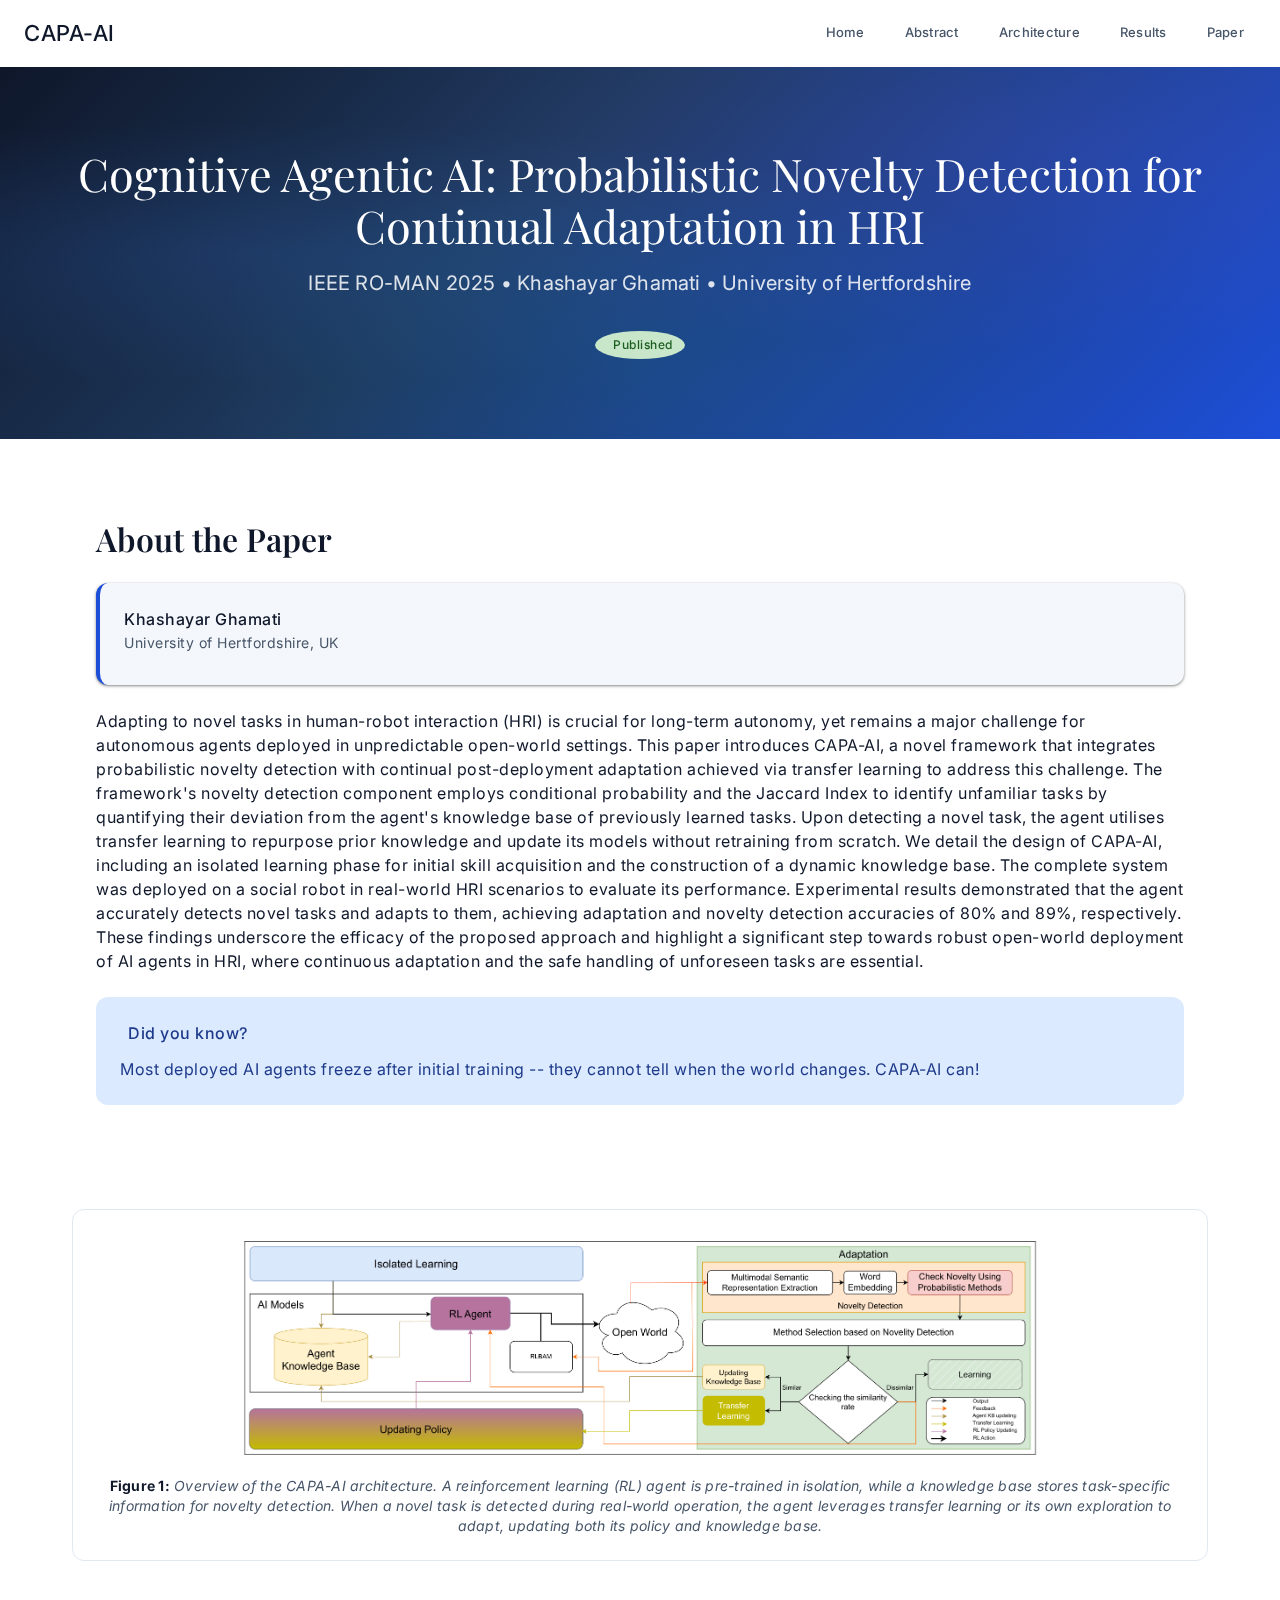
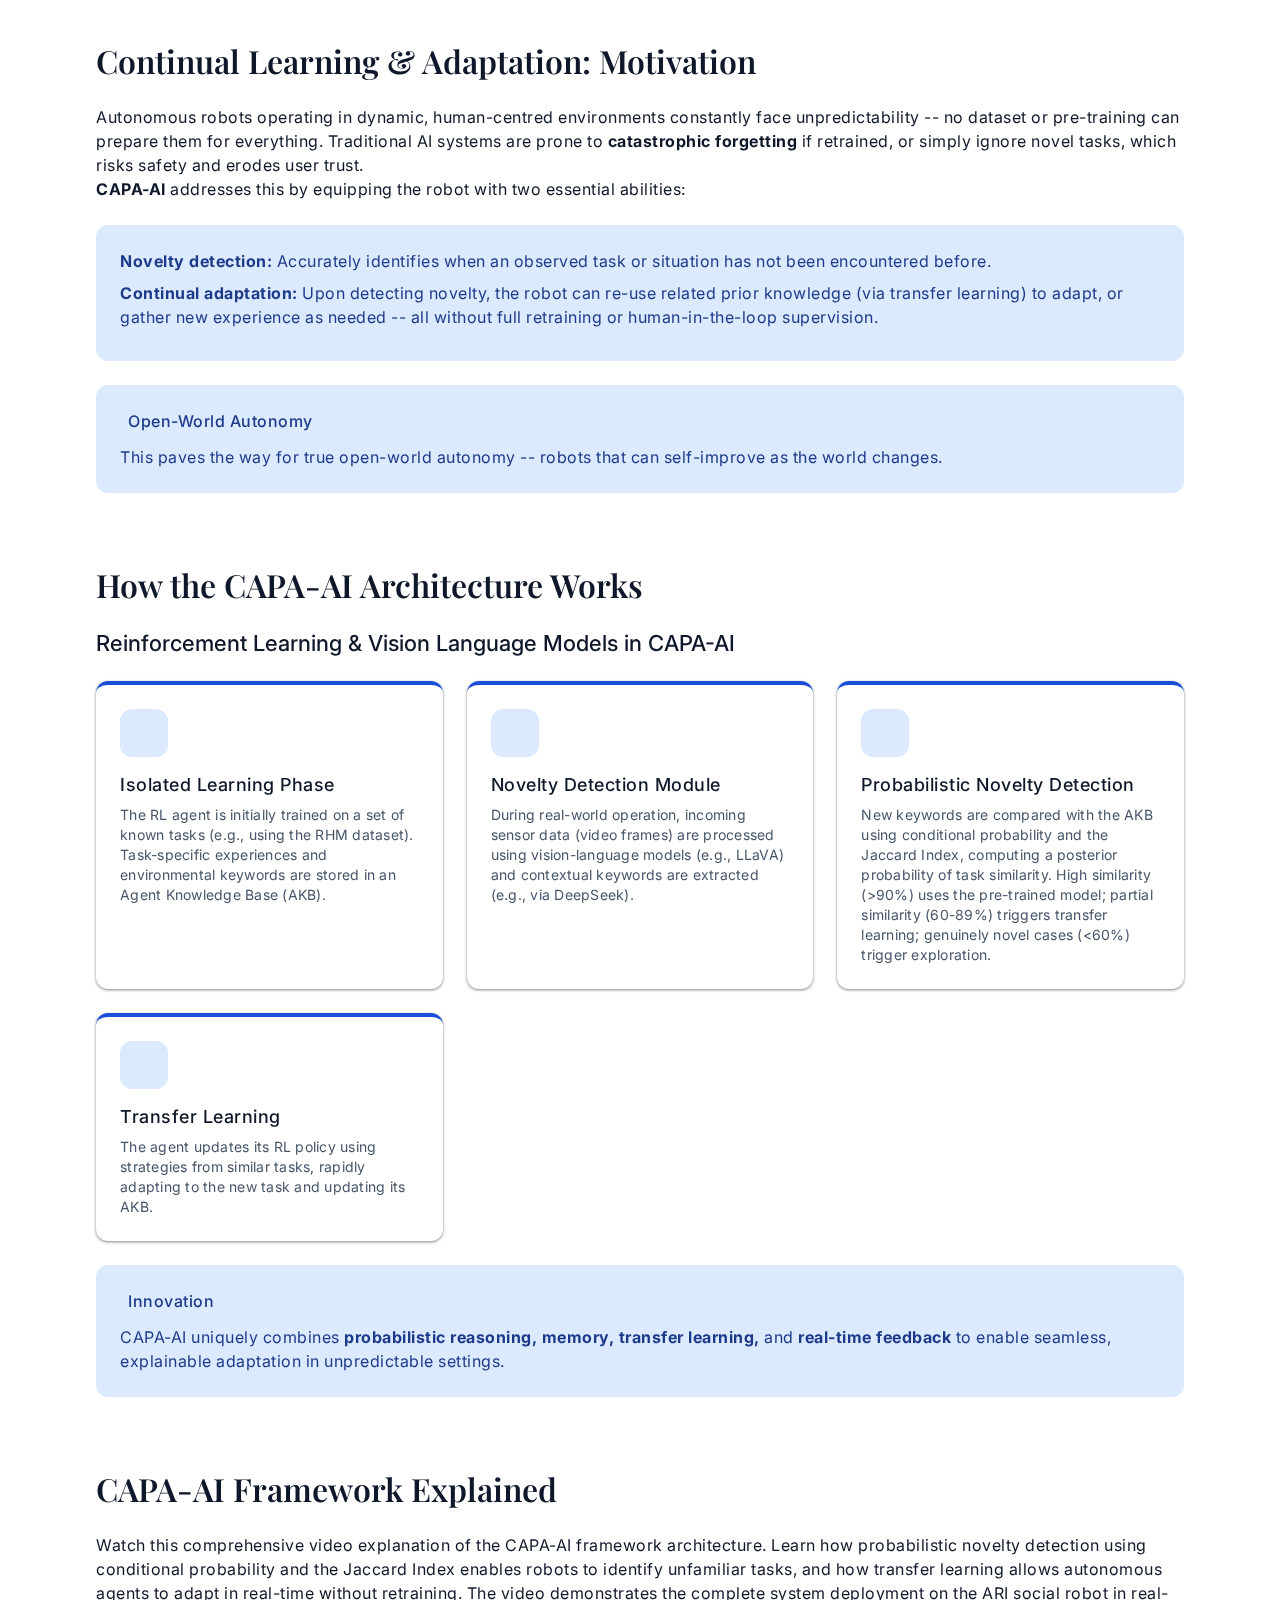
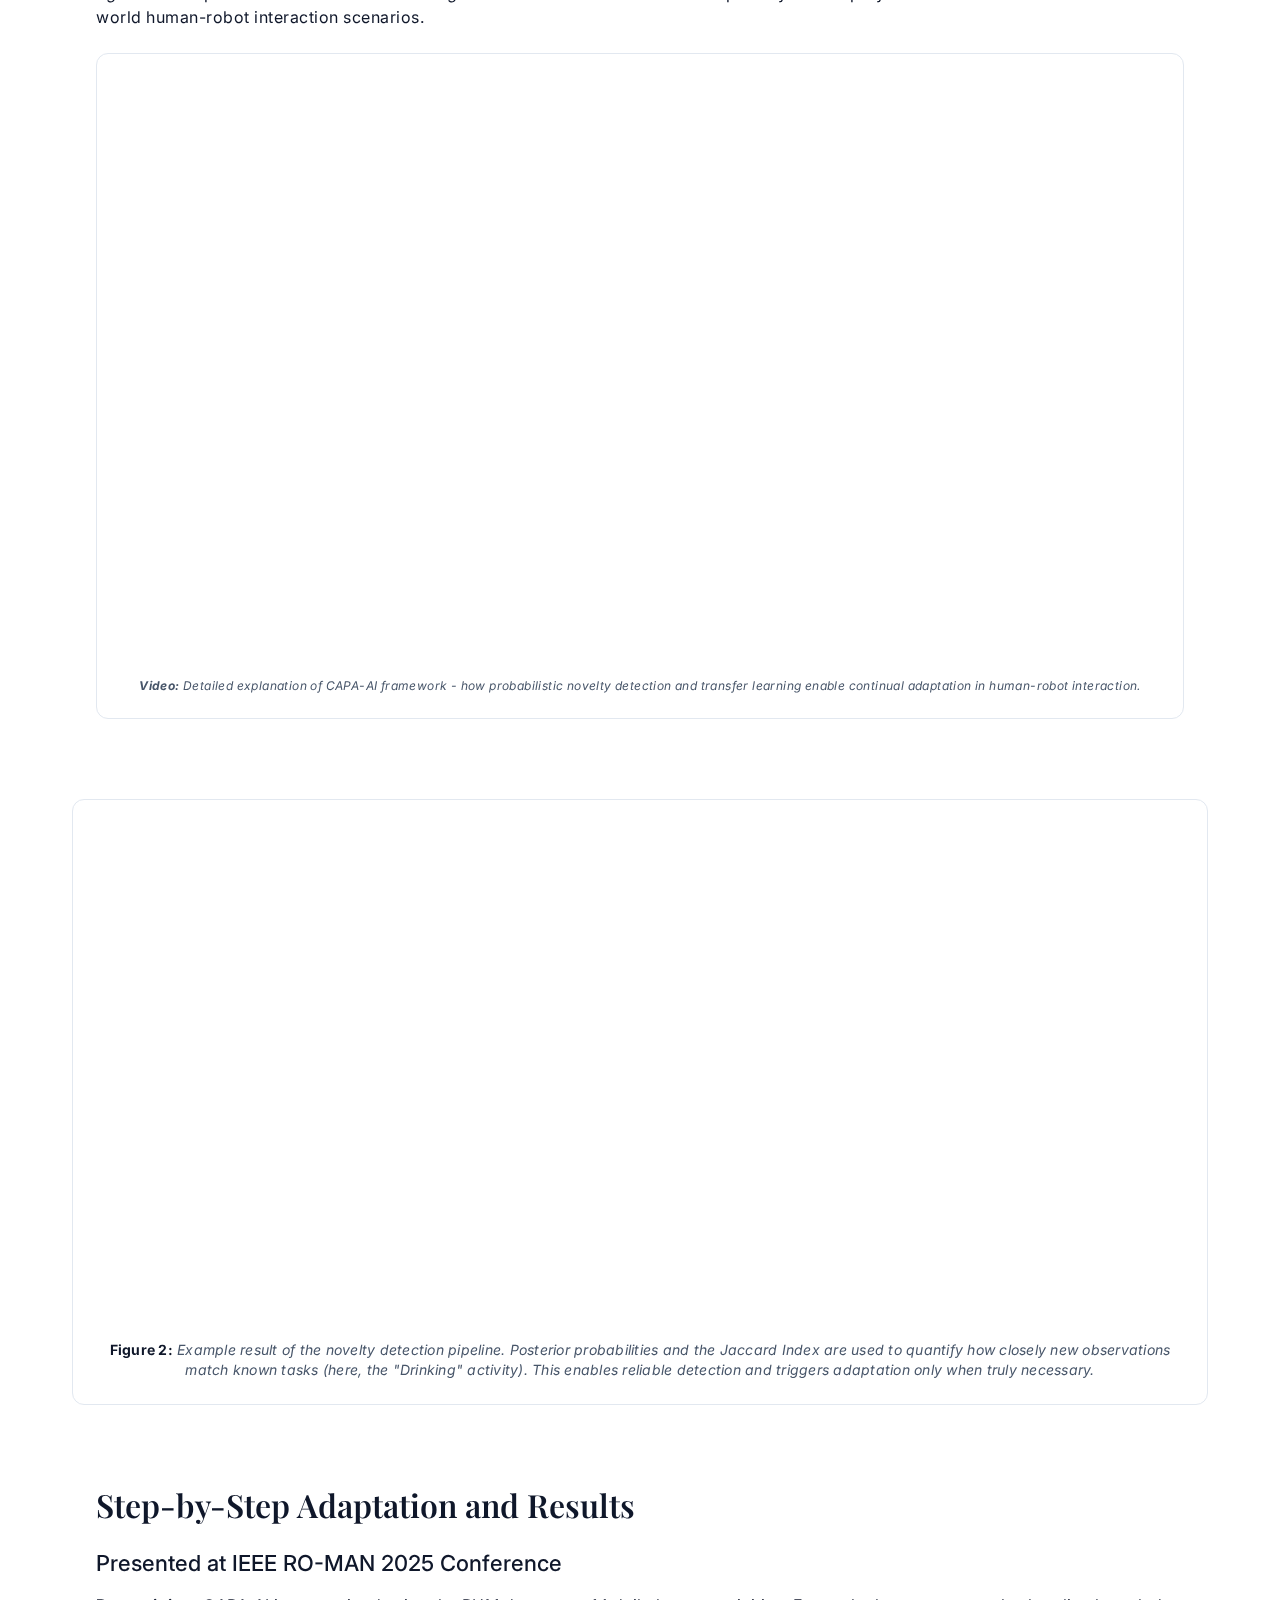
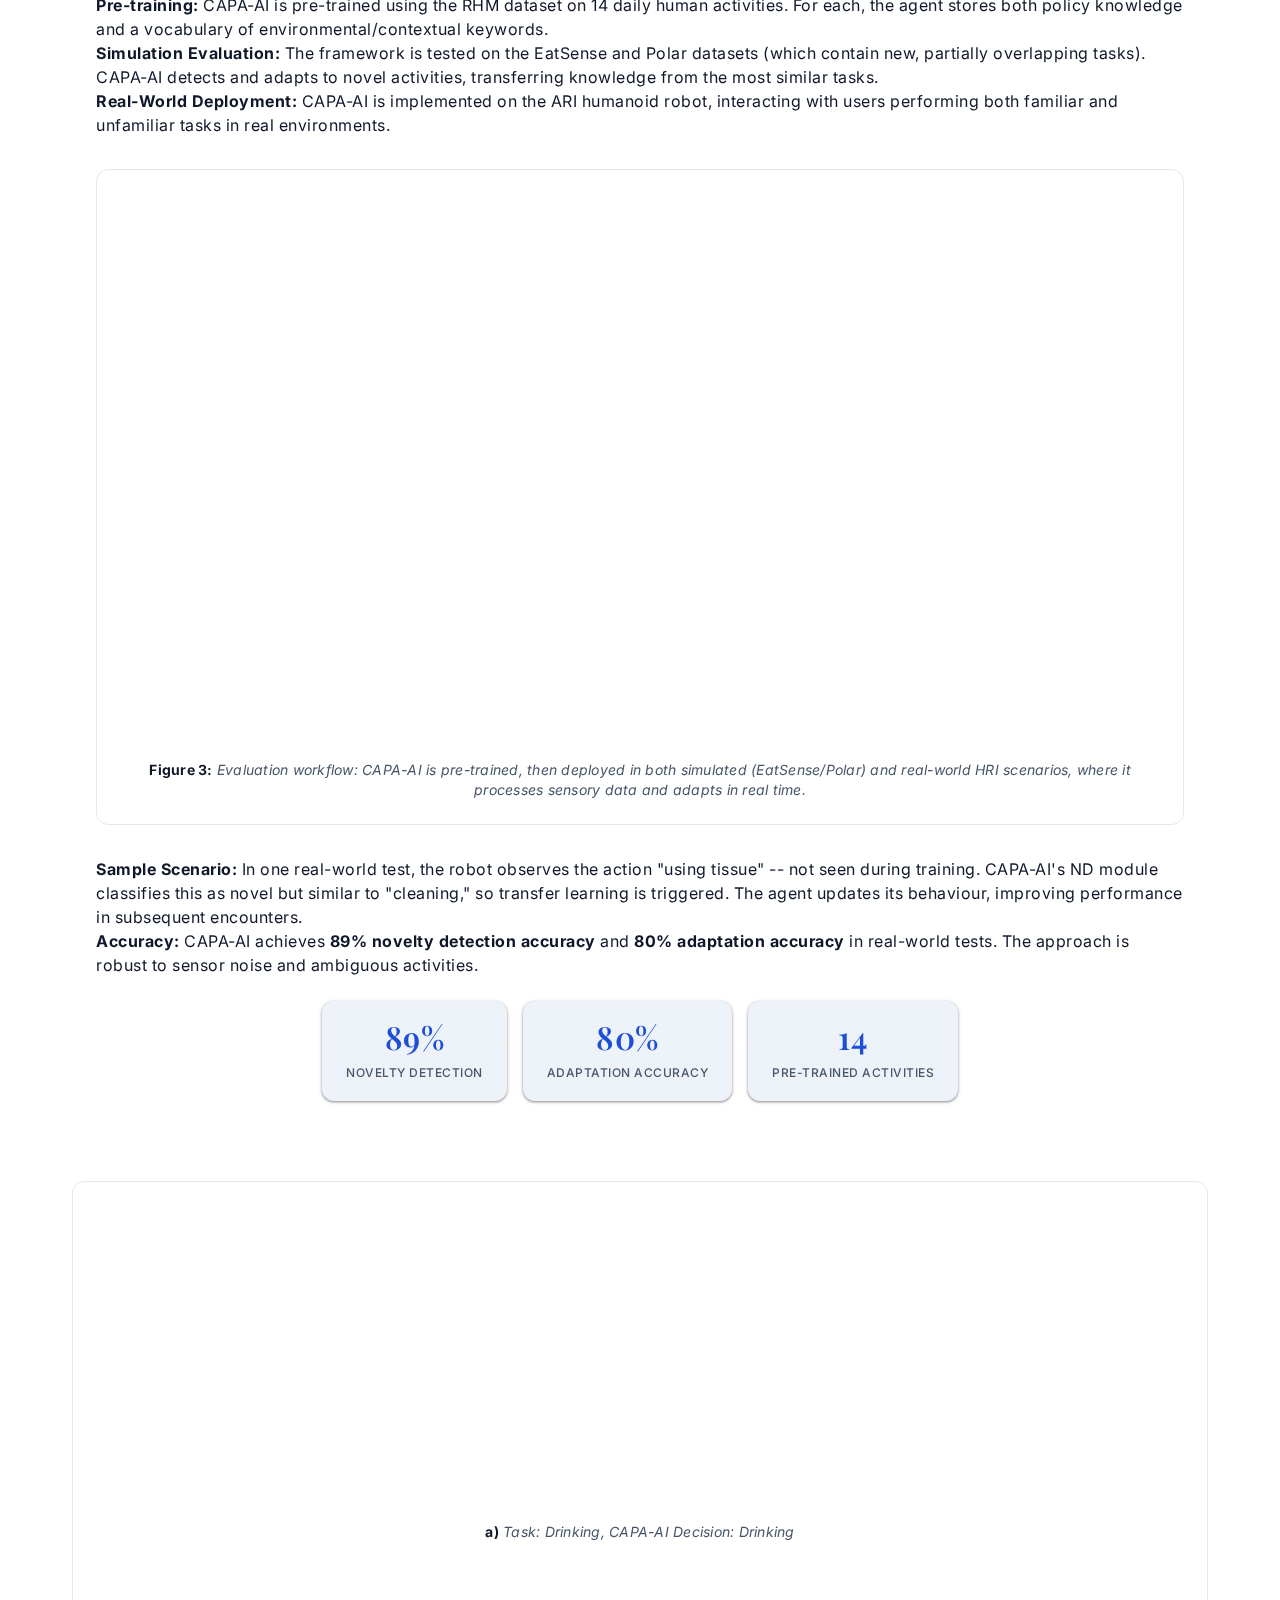
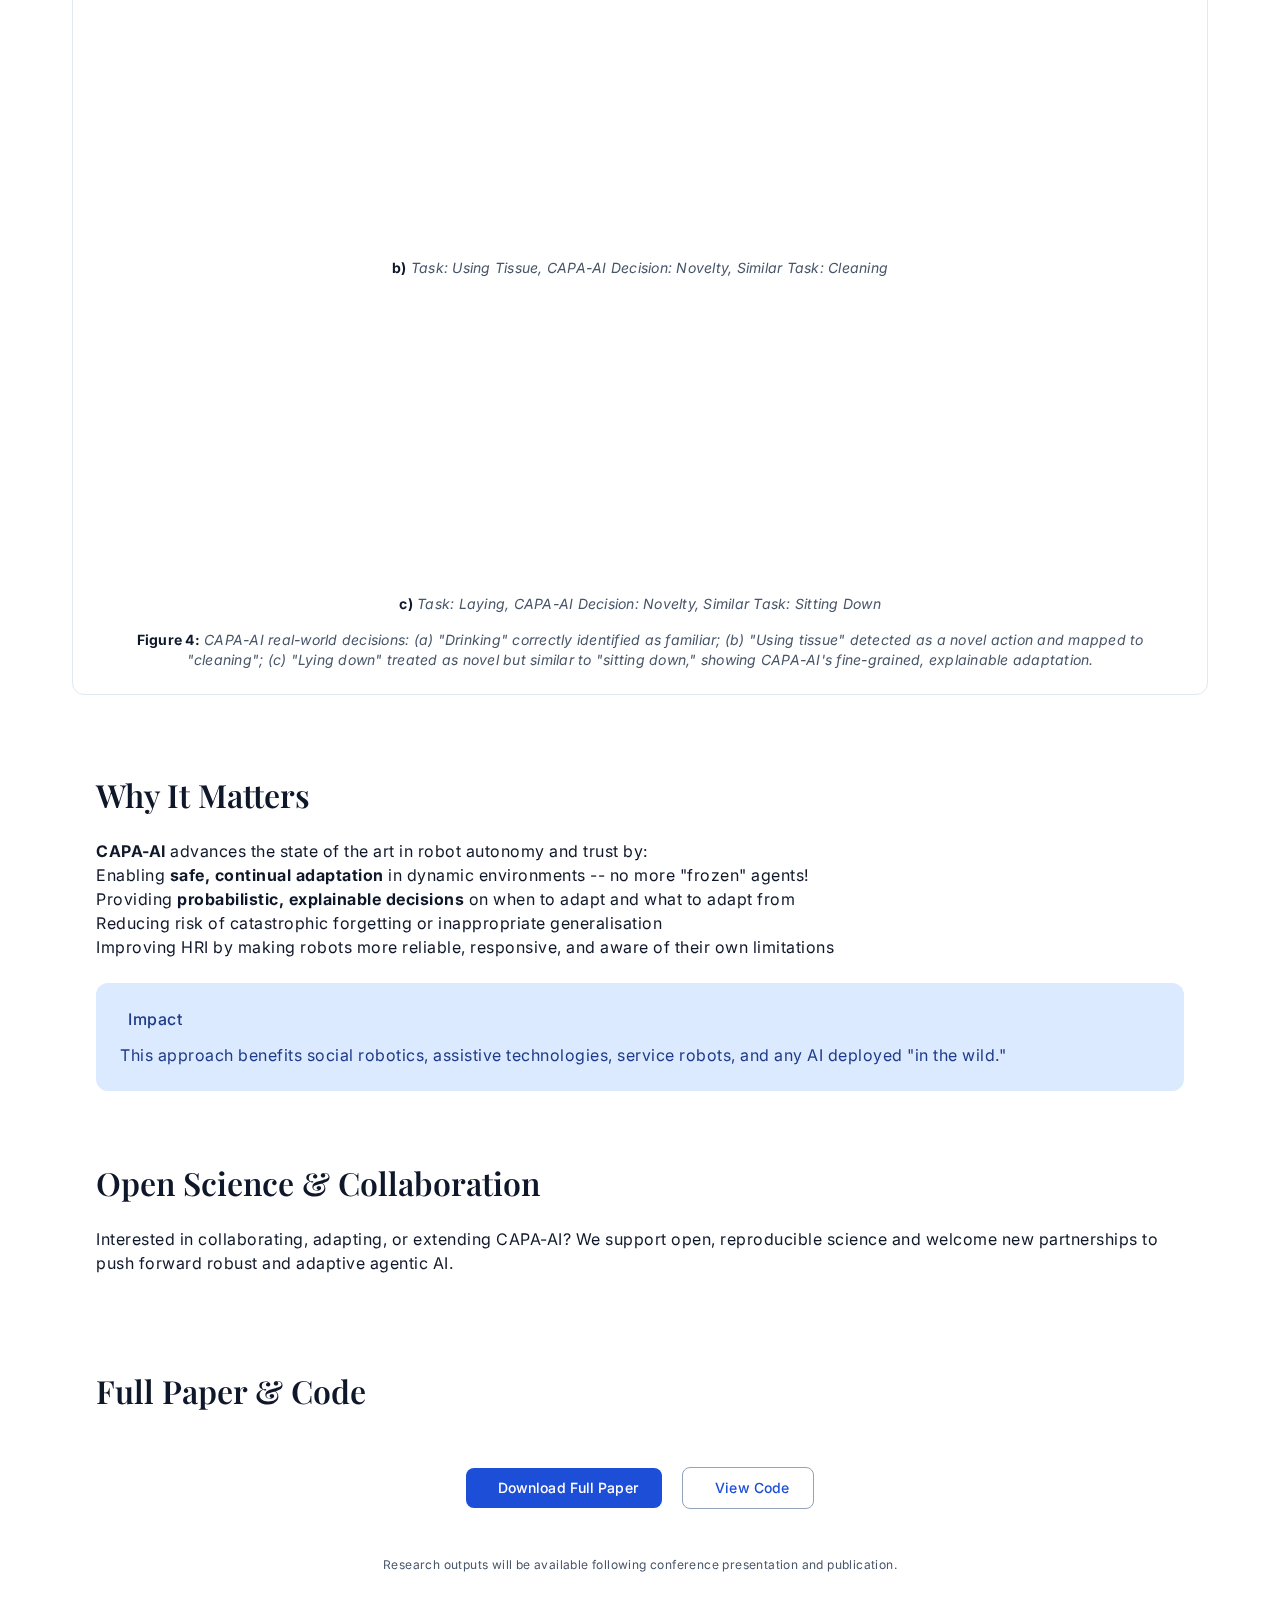
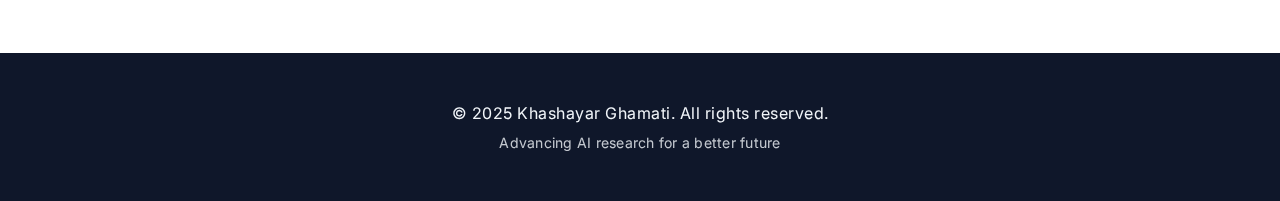
<file: CAPA-AI/index.html>
<!DOCTYPE html>
<html lang="en-GB">
<head>
  <meta charset="UTF-8">
  <meta name="viewport" content="width=device-width, initial-scale=1.0">

  <!-- DNS Prefetch and Preconnect for Performance -->
  <link rel="dns-prefetch" href="//fonts.googleapis.com">
  <link rel="dns-prefetch" href="//cdnjs.cloudflare.com">
  <link rel="preconnect" href="https://fonts.googleapis.com" crossorigin>
  <link rel="preconnect" href="https://fonts.gstatic.com" crossorigin>
  <link rel="preconnect" href="https://cdnjs.cloudflare.com" crossorigin>

  <!-- SEO Meta Tags -->
  <meta name="description" content="CAPA-AI: continual adaptation framework for human-robot interaction using probabilistic novelty detection, reinforcement learning and VLMs. IEEE RO-MAN 2025.">
  <meta name="keywords" content="CAPA-AI, continual learning, continual adaptation, reinforcement learning, vision language model, artificial intelligence, IEEE RO-MAN 2025, machine learning, novelty detection, transfer learning, HRI, human-robot interaction, Khashayar Ghamati, robotics, open-world AI, ARI robot, probabilistic reasoning, cognitive AI, adaptive robotics, LLaVA, DeepSeek">
  <meta name="author" content="Khashayar Ghamati">
  <meta name="robots" content="index, follow">

  <!-- Open Graph -->
  <meta property="og:title" content="CAPA-AI: Novelty Detection for Continual Adaptation in HRI">
  <meta property="og:description" content="Continual learning framework achieving 89% novelty detection accuracy. Enables robots to adapt in real-time using probabilistic reasoning and transfer learning.">
  <meta property="og:image" content="https://ghamati.com/CAPA-AI/capa-ai.png">
  <meta property="og:type" content="article">
  <meta property="og:url" content="https://ghamati.com/CAPA-AI/">
  <meta property="og:site_name" content="Khashayar Ghamati - AI Research">
  <meta property="og:locale" content="en_GB">
  <meta property="article:author" content="Khashayar Ghamati">
  <meta property="article:published_time" content="2025-08-25">
  <meta property="article:section" content="Artificial Intelligence">
  <meta property="article:tag" content="continual learning">
  <meta property="article:tag" content="robotics">
  <meta property="article:tag" content="artificial intelligence">

  <!-- Twitter Card -->
  <meta name="twitter:card" content="summary_large_image">
  <meta name="twitter:title" content="CAPA-AI: Continual Learning for Robots | IEEE RO-MAN 2025">
  <meta name="twitter:description" content="Breakthrough in continual adaptation and reinforcement learning for robotics, presented at IEEE RO-MAN 2025 by Khashayar Ghamati.">
  <meta name="twitter:image" content="https://ghamati.com/CAPA-AI/capa-ai.png">
  <meta name="twitter:creator" content="@khashayarghamati">

  <link rel="canonical" href="https://ghamati.com/CAPA-AI/">

  <title>CAPA-AI: Novelty Detection for Continual Adaptation | IEEE RO-MAN 2025</title>

  <!-- Shared MD3 Design System -->
  <link rel="stylesheet" href="/css/material-design.css">

  <!-- Google Fonts -->
  <link rel="stylesheet" href="https://fonts.googleapis.com/css2?family=Inter:wght@300;400;500;600;700&family=Playfair+Display:wght@400;600;700&display=swap">

  <!-- Font Awesome Icons -->
  <link rel="stylesheet" href="https://cdnjs.cloudflare.com/ajax/libs/font-awesome/6.6.0/css/all.min.css" integrity="sha512-Kc323vGBEqzTmouAECnVceyQqyqdsSiqLQISBL29aUW4U/M7pSPA/gEUZQqv1cwx4OnYxTxve5UMg5GT6L4JJg==" crossorigin="anonymous" referrerpolicy="no-referrer">

  <!-- Structured Data -->
  <script type="application/ld+json">
    {
      "@context": "https://schema.org",
      "@type": "ScholarlyArticle",
      "headline": "CAPA-AI: Cognitive Agentic AI - Probabilistic Novelty Detection for Continual Adaptation in HRI",
      "author": [
        {
          "@type": "Person",
          "name": "Khashayar Ghamati",
          "affiliation": {
            "@type": "Organization",
            "name": "University of Hertfordshire"
          },
          "url": "https://ghamati.com",
          "sameAs": [
            "https://scholar.google.com/citations?user=zRG8t_oAAAAJ&hl=en",
            "https://orcid.org/0009-0002-6416-3127"
          ]
        }
      ],
      "datePublished": "2025-08-25",
      "url": "https://ghamati.com/CAPA-AI/",
      "image": "https://ghamati.com/CAPA-AI/capa-ai.png",
      "inLanguage": "en",
      "publisher": {
        "@type": "Organization",
        "name": "IEEE RO-MAN Conference",
        "url": "https://ro-man2025.org/"
      },
      "about": [
        "continual learning",
        "continual adaptation",
        "reinforcement learning",
        "vision language model",
        "artificial intelligence",
        "machine learning",
        "robotics",
        "novelty detection",
        "transfer learning",
        "human-robot interaction"
      ],
      "description": "CAPA-AI integrates probabilistic novelty detection, transfer learning, and reinforcement learning for continual adaptation in HRI, leveraging vision-language models for robust open-world artificial intelligence. Presented at IEEE RO-MAN 2025.",
      "keywords": "CAPA-AI, continual learning, reinforcement learning, novelty detection, human-robot interaction, adaptive AI",
      "isAccessibleForFree": true,
      "creativeWorkStatus": "Published"
    }
  </script>

  <!-- Google Analytics -->
  <script async src="https://www.googletagmanager.com/gtag/js?id=G-HV1K905FF2"></script>
  <script>
    window.dataLayer = window.dataLayer || [];
    function gtag(){dataLayer.push(arguments);}
    gtag('js', new Date());
    gtag('config', 'G-HV1K905FF2');
  </script>

  <style>
    /* Page-specific: modal styles */
    .modal {
      display: none;
      position: fixed;
      z-index: 10000;
      left: 0;
      top: 0;
      width: 100%;
      height: 100%;
      background-color: rgba(0, 0, 0, 0.5);
      backdrop-filter: blur(5px);
    }
    .modal-content {
      background-color: var(--md-surface);
      margin: 15% auto;
      padding: 2rem;
      border-radius: var(--md-shape-lg);
      width: 90%;
      max-width: 500px;
      box-shadow: var(--md-elevation-3);
      animation: modalSlideIn 0.3s ease-out;
    }
    @keyframes modalSlideIn {
      from { opacity: 0; transform: translateY(-50px); }
      to { opacity: 1; transform: translateY(0); }
    }
    .modal-header {
      display: flex;
      justify-content: space-between;
      align-items: center;
      margin-bottom: 1rem;
      padding-bottom: 1rem;
      border-bottom: 2px solid var(--md-primary);
    }
    .modal-header h3 { margin: 0; color: var(--md-primary); }
    .modal-close {
      background: none;
      border: none;
      font-size: 1.5rem;
      cursor: pointer;
      color: var(--md-on-surface-variant);
    }
    .modal-body { margin-bottom: 1.5rem; line-height: 1.6; }
    .modal-footer { display: flex; justify-content: flex-end; gap: 1rem; }
  </style>
</head>
<body>

<a href="#abstract" class="md-skip-link">Skip to content</a>

<!-- Top App Bar -->
<nav class="md-top-app-bar" id="top-bar">
  <span class="md-top-app-bar__title">CAPA-AI</span>
  <div class="md-top-app-bar__nav">
    <a href="/"><i class="fas fa-home"></i> Home</a>
    <a href="#abstract"><i class="fas fa-file-alt"></i> Abstract</a>
    <a href="#architecture"><i class="fas fa-cogs"></i> Architecture</a>
    <a href="#results"><i class="fas fa-chart-bar"></i> Results</a>
    <a href="#access"><i class="fas fa-download"></i> Paper</a>
  </div>
</nav>

<!-- Hero Section -->
<header class="md-hero">
  <h1 class="md-display-medium">Cognitive Agentic AI: Probabilistic Novelty Detection for Continual Adaptation in HRI</h1>
  <p class="md-hero__subtitle">IEEE RO-MAN 2025 &bull; Khashayar Ghamati &bull; University of Hertfordshire</p>
  <div class="md-hero__actions">
    <span class="md-publication-status md-publication-status--published"><i class="fas fa-check-circle"></i> Published</span>
  </div>
</header>

<main class="md-container md-sp-32">

  <!-- About / Abstract -->
  <section class="md-section" id="abstract">
    <h2 class="md-headline-large md-mb-24">About the Paper</h2>

    <div class="md-author-card md-mb-24">
      <div class="md-author-card__info">
        <div class="md-author-card__name">Khashayar Ghamati</div>
        <div class="md-author-card__affiliation">University of Hertfordshire, UK</div>
        <div class="md-author-card__links">
          <a href="https://scholar.google.com/citations?user=zRG8t_oAAAAJ&hl=en" target="_blank" rel="noopener" title="Google Scholar"><i class="fas fa-graduation-cap"></i></a>
          <a href="https://orcid.org/0009-0002-6416-3127" target="_blank" rel="noopener" title="ORCID"><i class="fab fa-orcid"></i></a>
        </div>
      </div>
    </div>

    <p class="md-body-large">
      Adapting to novel tasks in human-robot interaction (HRI) is crucial for long-term autonomy, yet remains a major challenge for autonomous agents deployed in unpredictable open-world settings. This paper introduces CAPA-AI, a novel framework that integrates probabilistic novelty detection with continual post-deployment adaptation achieved via transfer learning to address this challenge. The framework's novelty detection component employs conditional probability and the Jaccard Index to identify unfamiliar tasks by quantifying their deviation from the agent's knowledge base of previously learned tasks. Upon detecting a novel task, the agent utilises transfer learning to repurpose prior knowledge and update its models without retraining from scratch. We detail the design of CAPA-AI, including an isolated learning phase for initial skill acquisition and the construction of a dynamic knowledge base. The complete system was deployed on a social robot in real-world HRI scenarios to evaluate its performance. Experimental results demonstrated that the agent accurately detects novel tasks and adapts to them, achieving adaptation and novelty detection accuracies of 80% and 89%, respectively. These findings underscore the efficacy of the proposed approach and highlight a significant step towards robust open-world deployment of AI agents in HRI, where continuous adaptation and the safe handling of unforeseen tasks are essential.
    </p>

    <div class="md-highlight-box">
      <p class="md-highlight-box__title"><i class="fas fa-lightbulb"></i> Did you know?</p>
      <p>Most deployed AI agents freeze after initial training -- they cannot tell when the world changes. CAPA-AI can!</p>
    </div>
  </section>

  <!-- Figure 1 -->
  <figure class="md-figure">
    <img src="capa-ai.png" alt="CAPA-AI continual learning agentic AI architecture for reinforcement learning and HRI" loading="eager" width="800" height="600">
    <figcaption><strong>Figure 1:</strong> Overview of the CAPA-AI architecture. A reinforcement learning (RL) agent is pre-trained in isolation, while a knowledge base stores task-specific information for novelty detection. When a novel task is detected during real-world operation, the agent leverages transfer learning or its own exploration to adapt, updating both its policy and knowledge base.</figcaption>
  </figure>

  <!-- Motivation -->
  <section class="md-section">
    <h2 class="md-headline-large md-mb-24">Continual Learning &amp; Adaptation: Motivation</h2>
    <p class="md-body-large">
      Autonomous robots operating in dynamic, human-centred environments constantly face unpredictability -- no dataset or pre-training can prepare them for everything. Traditional AI systems are prone to <b>catastrophic forgetting</b> if retrained, or simply ignore novel tasks, which risks safety and erodes user trust.
    </p>
    <p class="md-body-large">
      <b>CAPA-AI</b> addresses this by equipping the robot with two essential abilities:
    </p>
    <ul class="md-highlight-box">
      <li><b>Novelty detection:</b> Accurately identifies when an observed task or situation has not been encountered before.</li>
      <li><b>Continual adaptation:</b> Upon detecting novelty, the robot can re-use related prior knowledge (via transfer learning) to adapt, or gather new experience as needed -- all without full retraining or human-in-the-loop supervision.</li>
    </ul>
    <div class="md-highlight-box md-mt-24">
      <p class="md-highlight-box__title"><i class="fas fa-info-circle"></i> Open-World Autonomy</p>
      <p>This paves the way for true open-world autonomy -- robots that can self-improve as the world changes.</p>
    </div>
  </section>

  <!-- Architecture -->
  <section class="md-section" id="architecture">
    <h2 class="md-headline-large md-mb-24">How the CAPA-AI Architecture Works</h2>
    <h3 class="md-title-large md-mb-16">Reinforcement Learning &amp; Vision Language Models in CAPA-AI</h3>

    <div class="md-method-grid">
      <div class="md-method-card">
        <div class="md-method-card__icon"><i class="fas fa-brain"></i></div>
        <div class="md-method-card__title">Isolated Learning Phase</div>
        <div class="md-method-card__body">The RL agent is initially trained on a set of known tasks (e.g., using the RHM dataset). Task-specific experiences and environmental keywords are stored in an Agent Knowledge Base (AKB).</div>
      </div>
      <div class="md-method-card">
        <div class="md-method-card__icon"><i class="fas fa-eye"></i></div>
        <div class="md-method-card__title">Novelty Detection Module</div>
        <div class="md-method-card__body">During real-world operation, incoming sensor data (video frames) are processed using vision-language models (e.g., LLaVA) and contextual keywords are extracted (e.g., via DeepSeek).</div>
      </div>
      <div class="md-method-card">
        <div class="md-method-card__icon"><i class="fas fa-calculator"></i></div>
        <div class="md-method-card__title">Probabilistic Novelty Detection</div>
        <div class="md-method-card__body">New keywords are compared with the AKB using conditional probability and the Jaccard Index, computing a posterior probability of task similarity. High similarity (&gt;90%) uses the pre-trained model; partial similarity (60-89%) triggers transfer learning; genuinely novel cases (&lt;60%) trigger exploration.</div>
      </div>
      <div class="md-method-card">
        <div class="md-method-card__icon"><i class="fas fa-exchange-alt"></i></div>
        <div class="md-method-card__title">Transfer Learning</div>
        <div class="md-method-card__body">The agent updates its RL policy using strategies from similar tasks, rapidly adapting to the new task and updating its AKB.</div>
      </div>
    </div>

    <div class="md-highlight-box">
      <p class="md-highlight-box__title"><i class="fas fa-robot"></i> Innovation</p>
      <p>CAPA-AI uniquely combines <b>probabilistic reasoning, memory, transfer learning,</b> and <b>real-time feedback</b> to enable seamless, explainable adaptation in unpredictable settings.</p>
    </div>
  </section>

  <!-- Video Section -->
  <section class="md-section">
    <h2 class="md-headline-large md-mb-24">CAPA-AI Framework Explained</h2>
    <p class="md-body-large">
      Watch this comprehensive video explanation of the CAPA-AI framework architecture. Learn how probabilistic novelty detection using conditional probability and the Jaccard Index enables robots to identify unfamiliar tasks, and how transfer learning allows autonomous agents to adapt in real-time without retraining. The video demonstrates the complete system deployment on the ARI social robot in real-world human-robot interaction scenarios.
    </p>
    <div class="md-card-outlined md-sp-24 md-mt-24" style="overflow:hidden;border-radius:var(--md-shape-md);">
      <div style="position:relative;padding-bottom:56.25%;height:0;overflow:hidden;">
        <iframe src="https://www.youtube.com/embed/pTxR_r9Mo2c"
                style="position:absolute;top:0;left:0;width:100%;height:100%;border:0;"
                allow="accelerometer; autoplay; clipboard-write; encrypted-media; gyroscope; picture-in-picture; web-share"
                allowfullscreen
                title="CAPA-AI: Cognitive Agentic AI - Probabilistic Novelty Detection for Continual Adaptation in HRI"
                loading="lazy">
        </iframe>
      </div>
      <p class="md-body-small" style="padding:16px 0 0;color:var(--md-on-surface-variant);text-align:center;font-style:italic;"><strong>Video:</strong> Detailed explanation of CAPA-AI framework - how probabilistic novelty detection and transfer learning enable continual adaptation in human-robot interaction.</p>
    </div>
  </section>

  <!-- VideoObject Schema -->
  <script type="application/ld+json">
  {
    "@context": "https://schema.org",
    "@type": "VideoObject",
    "name": "CAPA-AI: Cognitive Agentic AI - Probabilistic Novelty Detection for Continual Adaptation in HRI",
    "description": "Comprehensive explanation of the CAPA-AI framework for continual learning and adaptation in robotics. Covers probabilistic novelty detection using conditional probability, transfer learning for task adaptation, and real-world deployment on the ARI humanoid robot for human-robot interaction.",
    "thumbnailUrl": "https://img.youtube.com/vi/pTxR_r9Mo2c/maxresdefault.jpg",
    "uploadDate": "2025-01-20",
    "duration": "PT10M",
    "contentUrl": "https://www.youtube.com/watch?v=pTxR_r9Mo2c",
    "embedUrl": "https://www.youtube.com/embed/pTxR_r9Mo2c",
    "publisher": {
      "@type": "Person",
      "name": "Khashayar Ghamati",
      "url": "https://ghamati.com"
    },
    "keywords": "CAPA-AI, continual learning, novelty detection, reinforcement learning, human-robot interaction, transfer learning, probabilistic AI, adaptive robotics, agentic AI, machine learning",
    "inLanguage": "en",
    "isFamilyFriendly": true
  }
  </script>

  <!-- Figure 2 -->
  <figure class="md-figure">
    <img src="novelty-detection.png" alt="Novelty detection results using probabilistic methods and Jaccard Index in continual learning for reinforcement learning agent in HRI" loading="lazy" width="700" height="500">
    <figcaption><strong>Figure 2:</strong> Example result of the novelty detection pipeline. Posterior probabilities and the Jaccard Index are used to quantify how closely new observations match known tasks (here, the "Drinking" activity). This enables reliable detection and triggers adaptation only when truly necessary.</figcaption>
  </figure>

  <!-- Results -->
  <section class="md-section" id="results">
    <h2 class="md-headline-large md-mb-24">Step-by-Step Adaptation and Results</h2>
    <h3 class="md-title-large md-mb-16">Presented at IEEE RO-MAN 2025 Conference</h3>
    <ul>
      <li><b>Pre-training:</b> CAPA-AI is pre-trained using the RHM dataset on 14 daily human activities. For each, the agent stores both policy knowledge and a vocabulary of environmental/contextual keywords.</li>
      <li><b>Simulation Evaluation:</b> The framework is tested on the EatSense and Polar datasets (which contain new, partially overlapping tasks). CAPA-AI detects and adapts to novel activities, transferring knowledge from the most similar tasks.</li>
      <li><b>Real-World Deployment:</b> CAPA-AI is implemented on the ARI humanoid robot, interacting with users performing both familiar and unfamiliar tasks in real environments.</li>
    </ul>

    <figure class="md-figure">
      <img src="eval-pipeline.png" alt="Evaluation workflow for CAPA-AI agent with simulation and real-world continual adaptation, leveraging reinforcement learning and transfer learning in machine learning" loading="lazy" width="750" height="550">
      <figcaption><strong>Figure 3:</strong> Evaluation workflow: CAPA-AI is pre-trained, then deployed in both simulated (EatSense/Polar) and real-world HRI scenarios, where it processes sensory data and adapts in real time.</figcaption>
    </figure>

    <ul>
      <li><b>Sample Scenario:</b> In one real-world test, the robot observes the action "using tissue" -- not seen during training. CAPA-AI's ND module classifies this as novel but similar to "cleaning," so transfer learning is triggered. The agent updates its behaviour, improving performance in subsequent encounters.</li>
      <li><b>Accuracy:</b> CAPA-AI achieves <b>89% novelty detection accuracy</b> and <b>80% adaptation accuracy</b> in real-world tests. The approach is robust to sensor noise and ambiguous activities.</li>
    </ul>

    <div class="md-stat-row md-mt-24">
      <div class="md-stat-badge">
        <div class="md-stat-badge__value">89%</div>
        <div class="md-stat-badge__label">Novelty Detection</div>
      </div>
      <div class="md-stat-badge">
        <div class="md-stat-badge__value">80%</div>
        <div class="md-stat-badge__label">Adaptation Accuracy</div>
      </div>
      <div class="md-stat-badge">
        <div class="md-stat-badge__value">14</div>
        <div class="md-stat-badge__label">Pre-trained Activities</div>
      </div>
    </div>
  </section>

  <!-- Figure 4: Real-world results -->
  <figure class="md-figure">
    <img src="R1.png" alt="CAPA-AI real-world test: drinking task correctly recognised by continual learning agent using reinforcement learning and vision language models in human-robot interaction" loading="lazy" width="400" height="300">
    <p class="md-figure__caption"><strong>a)</strong> Task: Drinking, CAPA-AI Decision: Drinking</p>
    <img src="R2.png" alt="CAPA-AI real-world novelty detection: using tissue task identified as novel and mapped to cleaning using transfer learning and contextual adaptation in HRI" loading="lazy" width="400" height="300">
    <p class="md-figure__caption"><strong>b)</strong> Task: Using Tissue, CAPA-AI Decision: Novelty, Similar Task: Cleaning</p>
    <img src="R3.png" alt="CAPA-AI agent adaptation: laying down task detected as novel but similar to sitting down, demonstrating explainable continual adaptation in real-world human-robot interaction" loading="lazy" width="400" height="300">
    <p class="md-figure__caption"><strong>c)</strong> Task: Laying, CAPA-AI Decision: Novelty, Similar Task: Sitting Down</p>
    <figcaption>
      <strong>Figure 4:</strong> CAPA-AI real-world decisions: (a) "Drinking" correctly identified as familiar; (b) "Using tissue" detected as a novel action and mapped to "cleaning"; (c) "Lying down" treated as novel but similar to "sitting down," showing CAPA-AI's fine-grained, explainable adaptation.
    </figcaption>
  </figure>

  <!-- Why It Matters -->
  <section class="md-section">
    <h2 class="md-headline-large md-mb-24">Why It Matters</h2>
    <p class="md-body-large">
      <b>CAPA-AI</b> advances the state of the art in robot autonomy and trust by:
    </p>
    <ul>
      <li>Enabling <b>safe, continual adaptation</b> in dynamic environments -- no more "frozen" agents!</li>
      <li>Providing <b>probabilistic, explainable decisions</b> on when to adapt and what to adapt from</li>
      <li>Reducing risk of catastrophic forgetting or inappropriate generalisation</li>
      <li>Improving HRI by making robots more reliable, responsive, and aware of their own limitations</li>
    </ul>
    <div class="md-highlight-box md-mt-24">
      <p class="md-highlight-box__title"><i class="fas fa-hands-helping"></i> Impact</p>
      <p>This approach benefits social robotics, assistive technologies, service robots, and any AI deployed "in the wild."</p>
    </div>
  </section>

  <!-- Open Science -->
  <section class="md-section">
    <h2 class="md-headline-large md-mb-24">Open Science &amp; Collaboration</h2>
    <p class="md-body-large">
      Interested in collaborating, adapting, or extending CAPA-AI? We support open, reproducible science and welcome new partnerships to push forward robust and adaptive agentic AI.
    </p>
    <div class="md-social-links" style="justify-content:center;">
      <a href="https://scholar.google.com/citations?user=zRG8t_oAAAAJ&hl=en" target="_blank" rel="noopener" title="Google Scholar">
        <i class="fas fa-graduation-cap"></i>
      </a>
      <a href="https://orcid.org/0009-0002-6416-3127" target="_blank" rel="noopener" title="ORCID">
        <i class="fab fa-orcid"></i>
      </a>
    </div>
  </section>

  <!-- Download / Access -->
  <section class="md-section" id="access">
    <h2 class="md-headline-large md-mb-24">Full Paper &amp; Code</h2>
    <div style="text-align:center;padding:24px 0;">
      <a href="https://doi.org/10.1109/RO-MAN63969.2025.11217818" class="md-btn-filled" target="_blank" rel="noopener noreferrer" style="margin:8px;">
        <i class="fas fa-download"></i> Download Full Paper
      </a>
      <a href="#" class="md-btn-outlined" onclick="showCodeDialog(event)" style="margin:8px;">
        <i class="fas fa-code"></i> View Code
      </a>
    </div>
    <p class="md-body-small" style="text-align:center;color:var(--md-on-surface-variant);margin-top:16px;">
      <i class="fas fa-info-circle"></i> Research outputs will be available following conference presentation and publication.
    </p>
  </section>

</main>

<!-- Modal Dialogs -->
<div id="paperModal" class="modal">
  <div class="modal-content">
    <div class="modal-header">
      <h3><i class="fas fa-file-alt"></i> Full Paper Access</h3>
      <button class="modal-close" onclick="closeModal('paperModal')">&times;</button>
    </div>
    <div class="modal-body">
      <p>This paper will be available in the proceedings of <strong>IEEE RO-MAN 2025</strong> after the conference takes place in August 2025.</p>
      <p>For early access or collaboration inquiries, please contact:</p>
      <p><strong><i class="fas fa-envelope"></i> k.ghamati@herts.ac.uk</strong></p>
    </div>
    <div class="modal-footer">
      <button class="md-btn-outlined" onclick="closeModal('paperModal')">Close</button>
      <button class="md-btn-filled" onclick="copyEmail()">Copy Email</button>
    </div>
  </div>
</div>

<div id="codeModal" class="modal">
  <div class="modal-content">
    <div class="modal-header">
      <h3><i class="fas fa-code"></i> Source Code Access</h3>
      <button class="modal-close" onclick="closeModal('codeModal')">&times;</button>
    </div>
    <div class="modal-body">
      <p>To access the source code, datasets, and experimental materials for CAPA-AI, please contact our research team:</p>
      <p><strong><i class="fas fa-envelope"></i> k.ghamati@herts.ac.uk</strong></p>
      <p><i class="fas fa-info-circle"></i> We're committed to open science and collaborative research!</p>
    </div>
    <div class="modal-footer">
      <button class="md-btn-outlined" onclick="closeModal('codeModal')">Close</button>
      <button class="md-btn-filled" onclick="copyEmail()">Copy Email</button>
    </div>
  </div>
</div>

<script>
  function showPaperDialog(event) {
    event.preventDefault();
    document.getElementById('paperModal').style.display = 'block';
  }

  function showCodeDialog(event) {
    event.preventDefault();
    document.getElementById('codeModal').style.display = 'block';
  }

  function closeModal(modalId) {
    document.getElementById(modalId).style.display = 'none';
  }

  function copyEmail() {
    navigator.clipboard.writeText('k.ghamati@herts.ac.uk').then(function() {
      var btn = event.target;
      var originalText = btn.innerHTML;
      btn.innerHTML = '<i class="fas fa-check"></i> Copied!';
      setTimeout(function() {
        btn.innerHTML = originalText;
      }, 2000);
    });
  }

  window.onclick = function(event) {
    if (event.target.classList.contains('modal')) {
      event.target.style.display = 'none';
    }
  }

  document.addEventListener('keydown', function(event) {
    if (event.key === 'Escape') {
      var modals = document.querySelectorAll('.modal');
      modals.forEach(function(modal) {
        modal.style.display = 'none';
      });
    }
  });

  // Top app bar scroll shadow
  window.addEventListener('scroll', function() {
    document.getElementById('top-bar').classList.toggle('md-scrolled', window.scrollY > 0);
  }, { passive: true });
</script>

<footer style="background-color:var(--md-inverse-surface);color:var(--md-inverse-on-surface);text-align:center;padding:48px 24px;">
  <div class="md-container">
    <p class="md-body-large">&copy; 2025 Khashayar Ghamati. All rights reserved.</p>
    <p class="md-body-medium" style="opacity:0.8;margin-top:8px;">Advancing AI research for a better future</p>
  </div>
</footer>

</body>
</html>
</file>
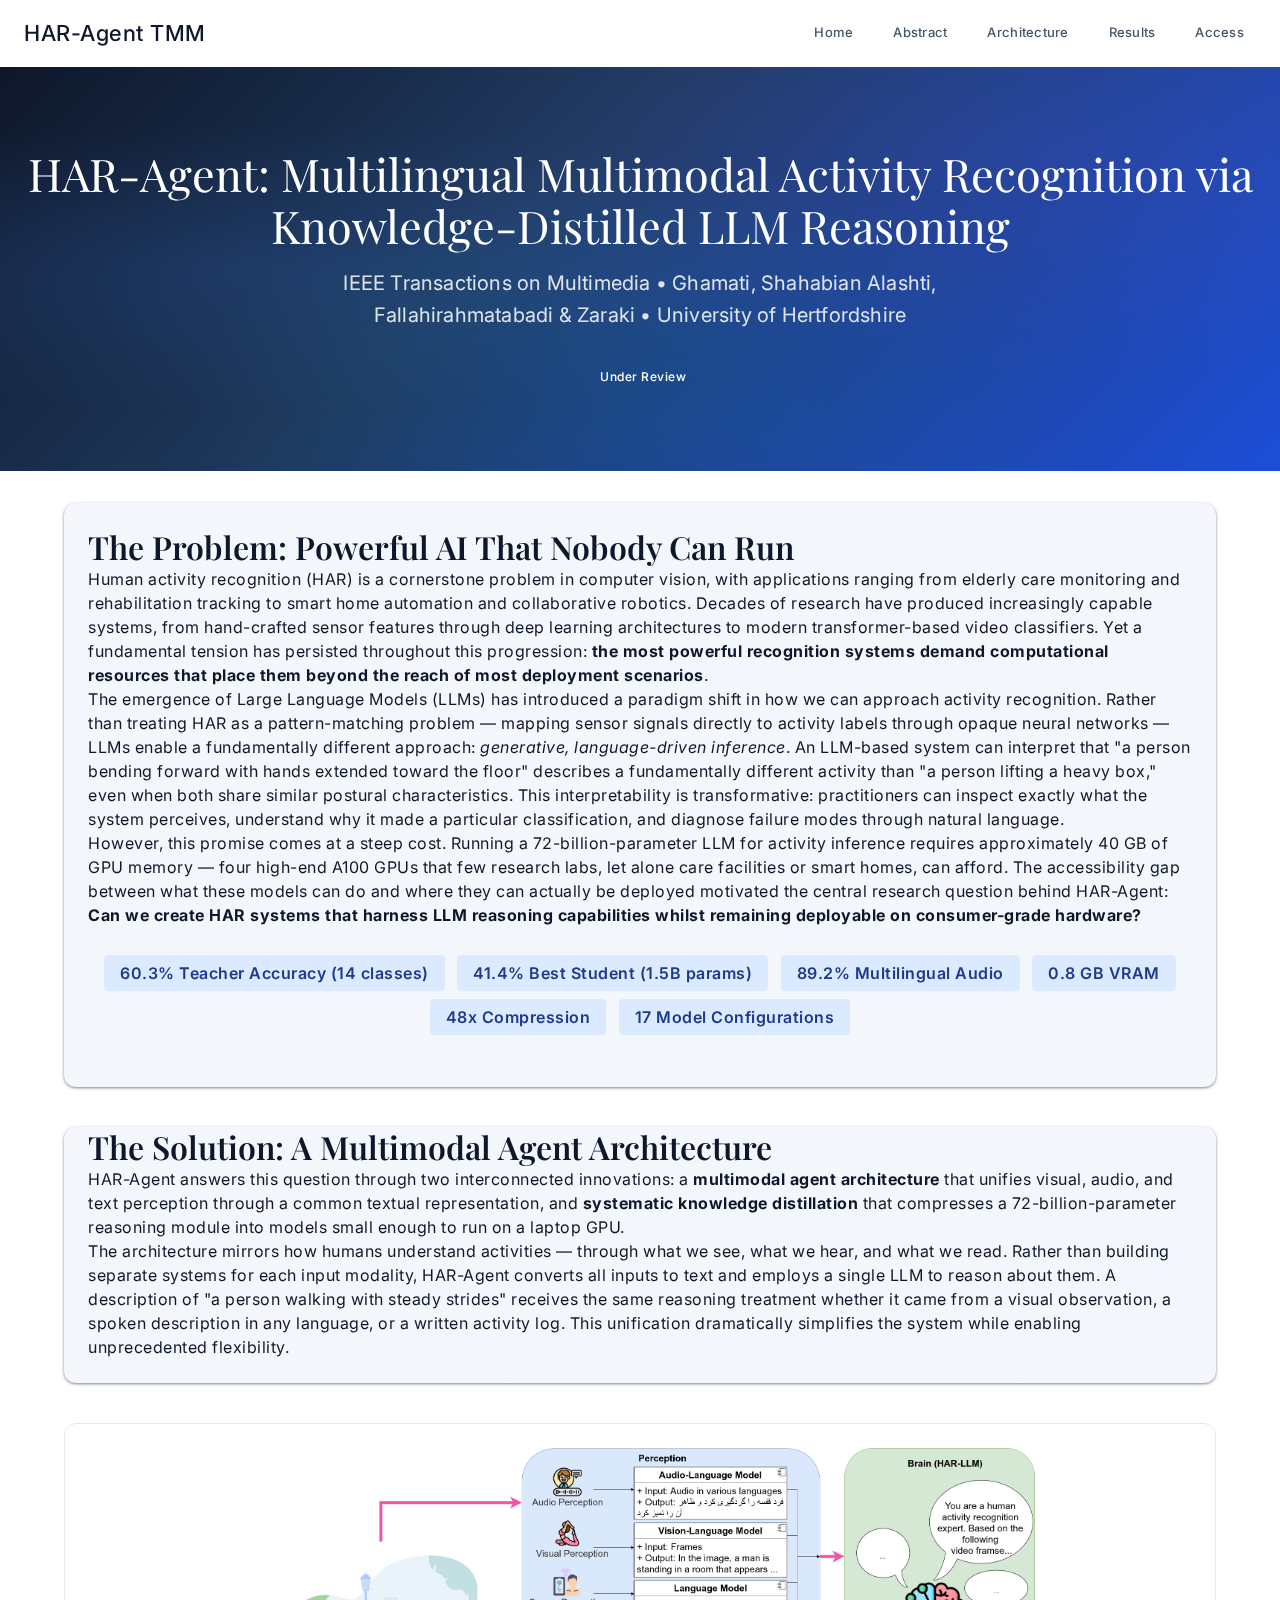
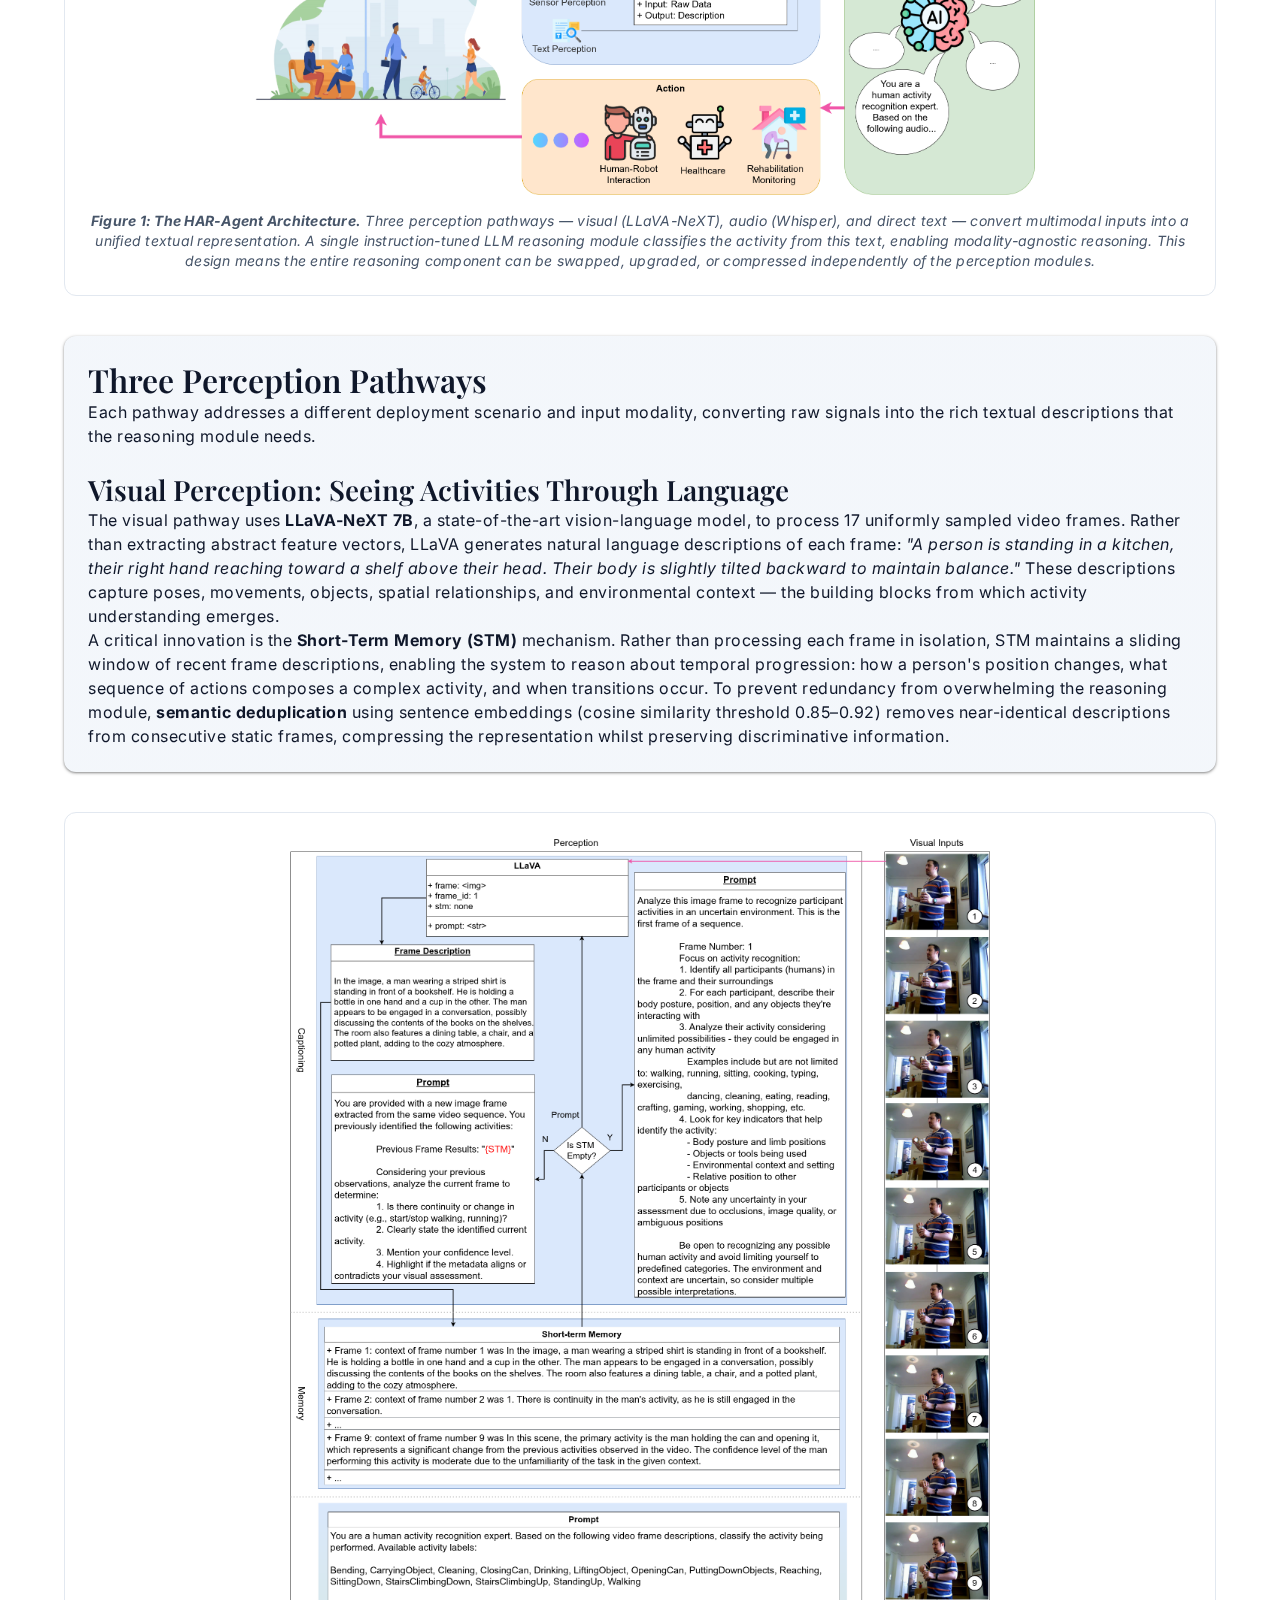
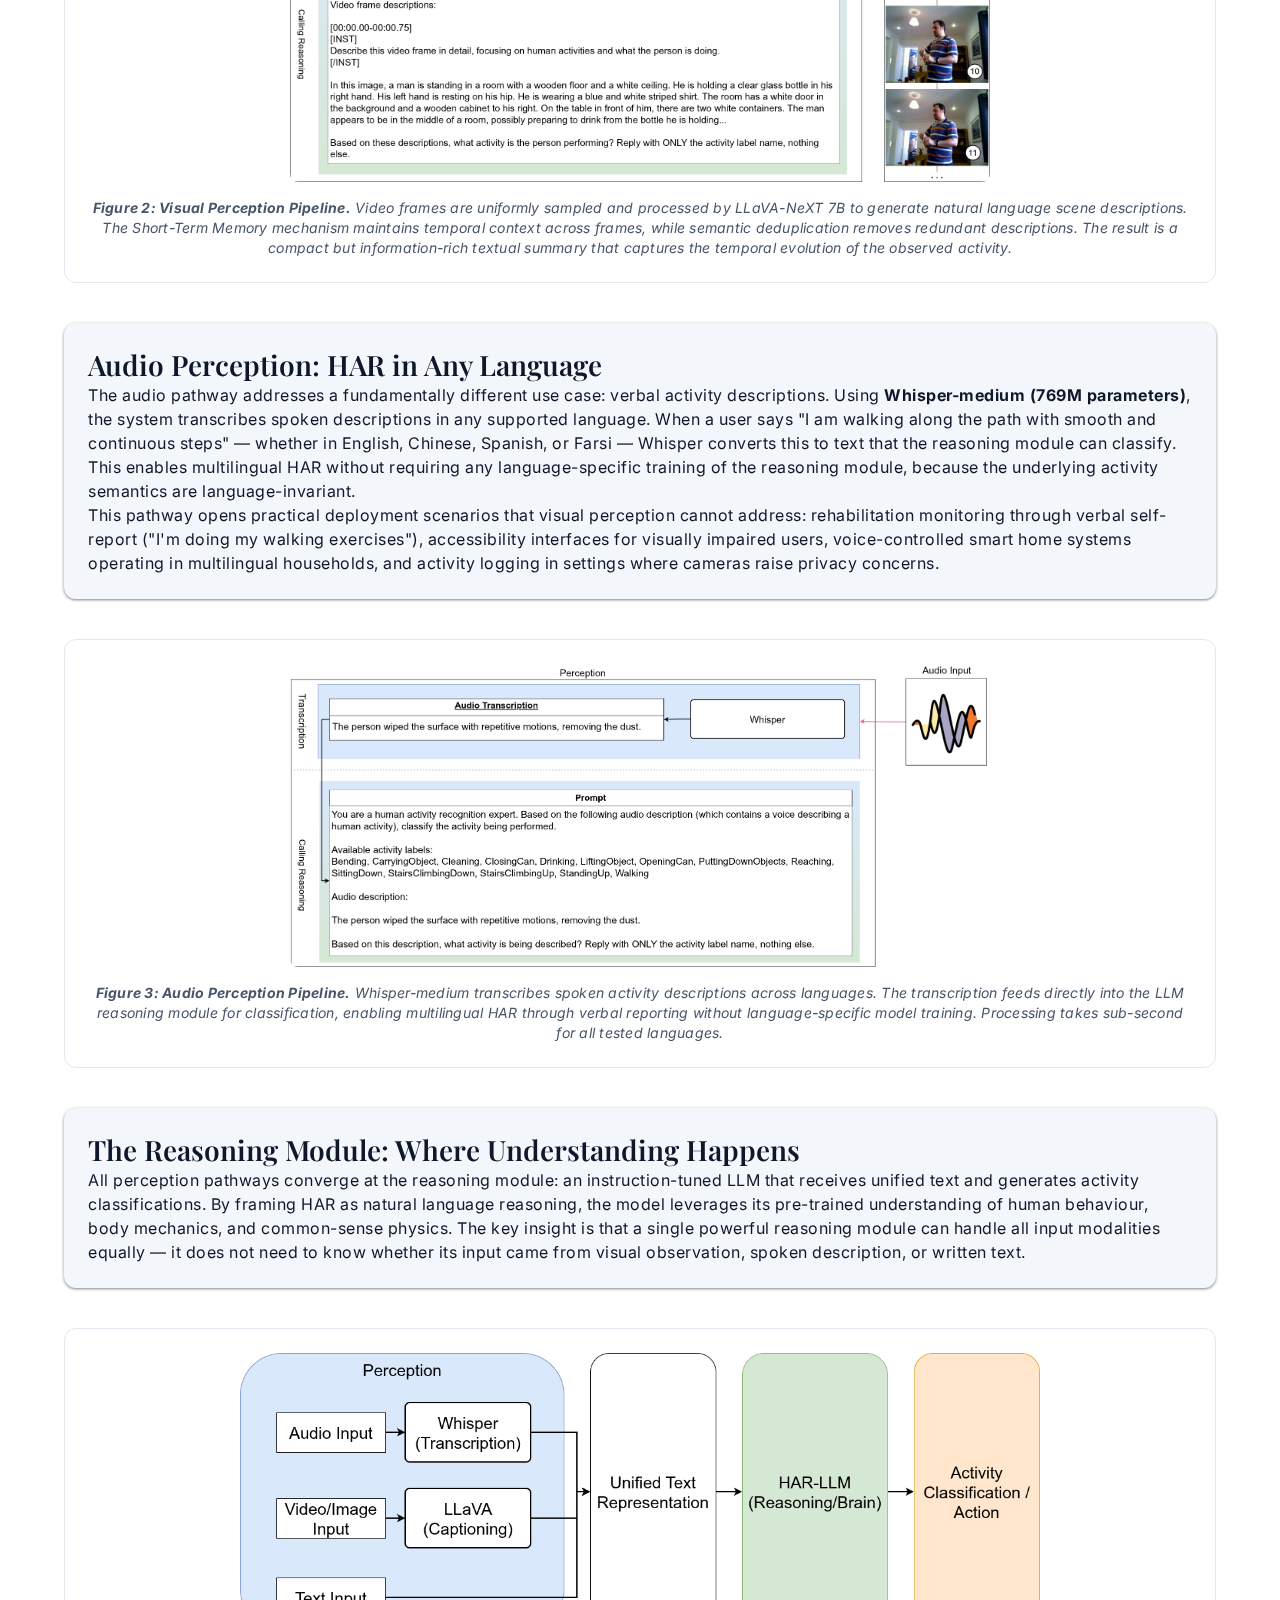
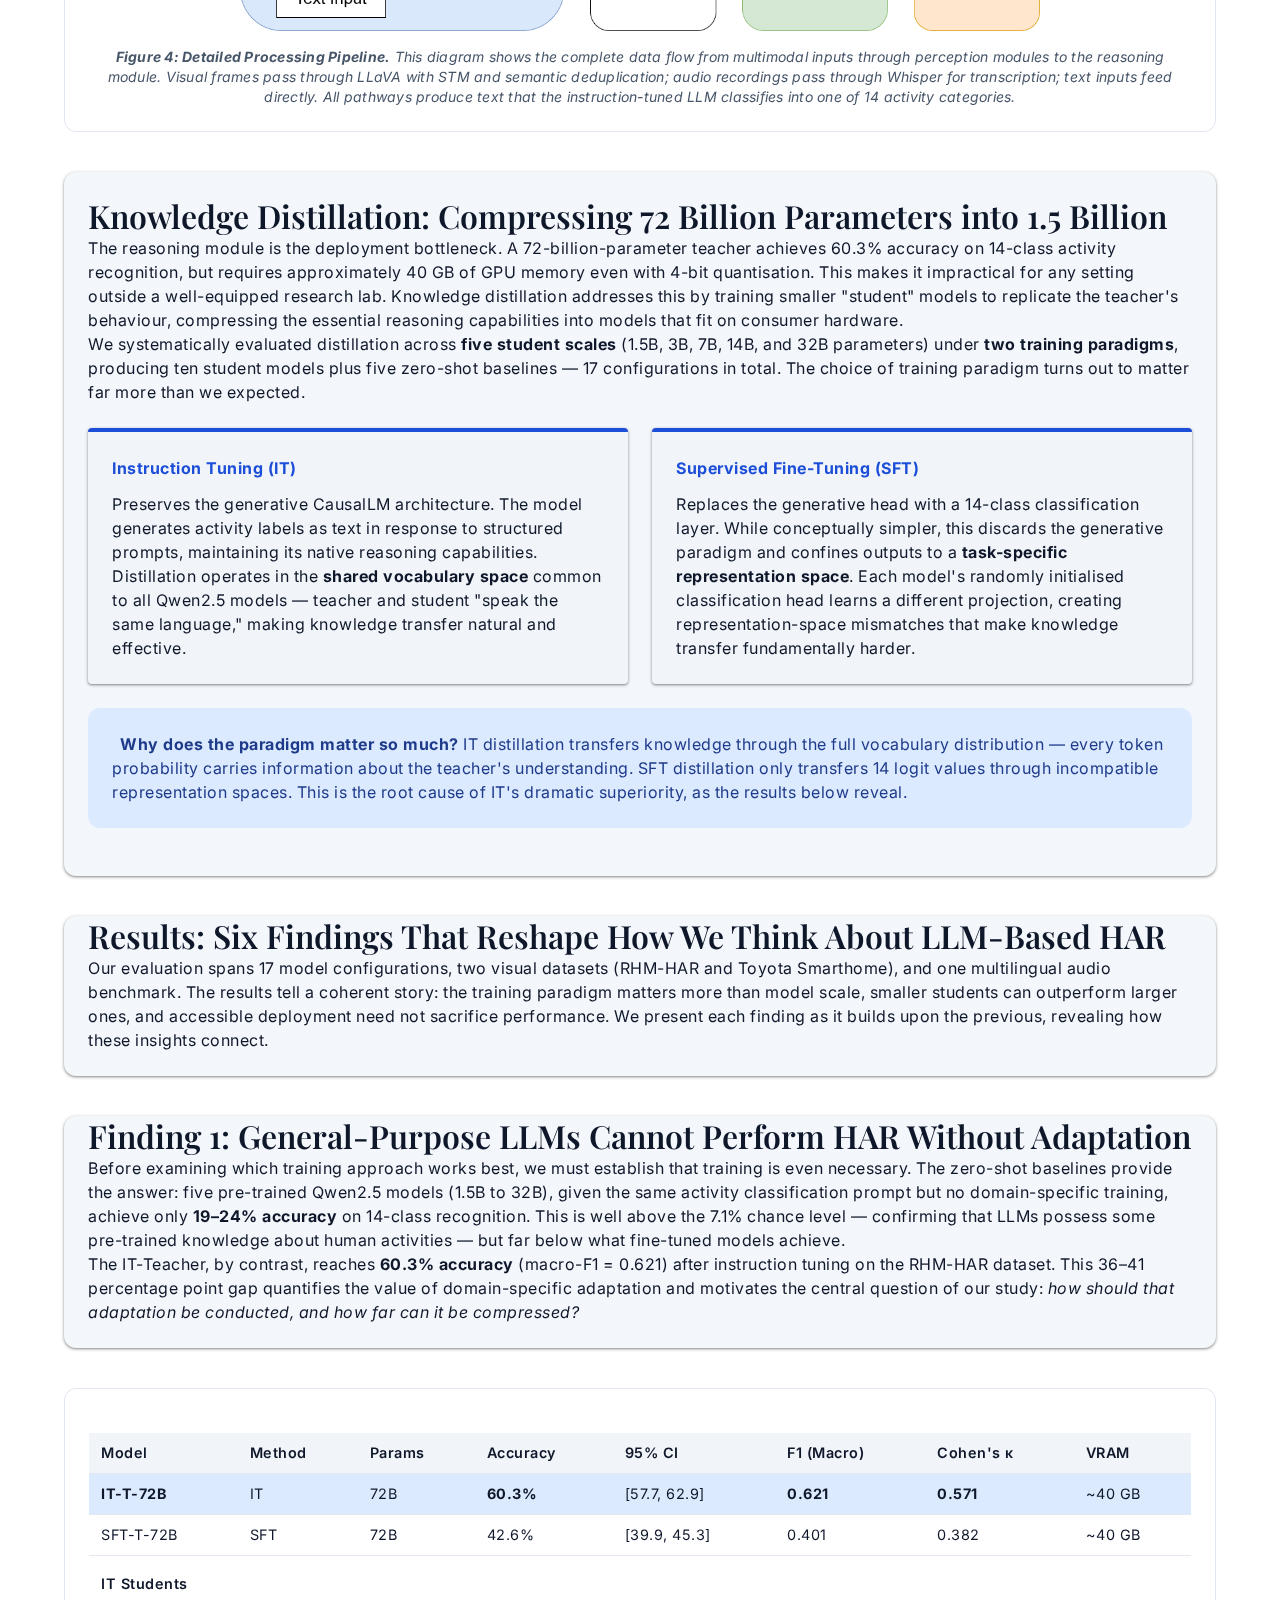
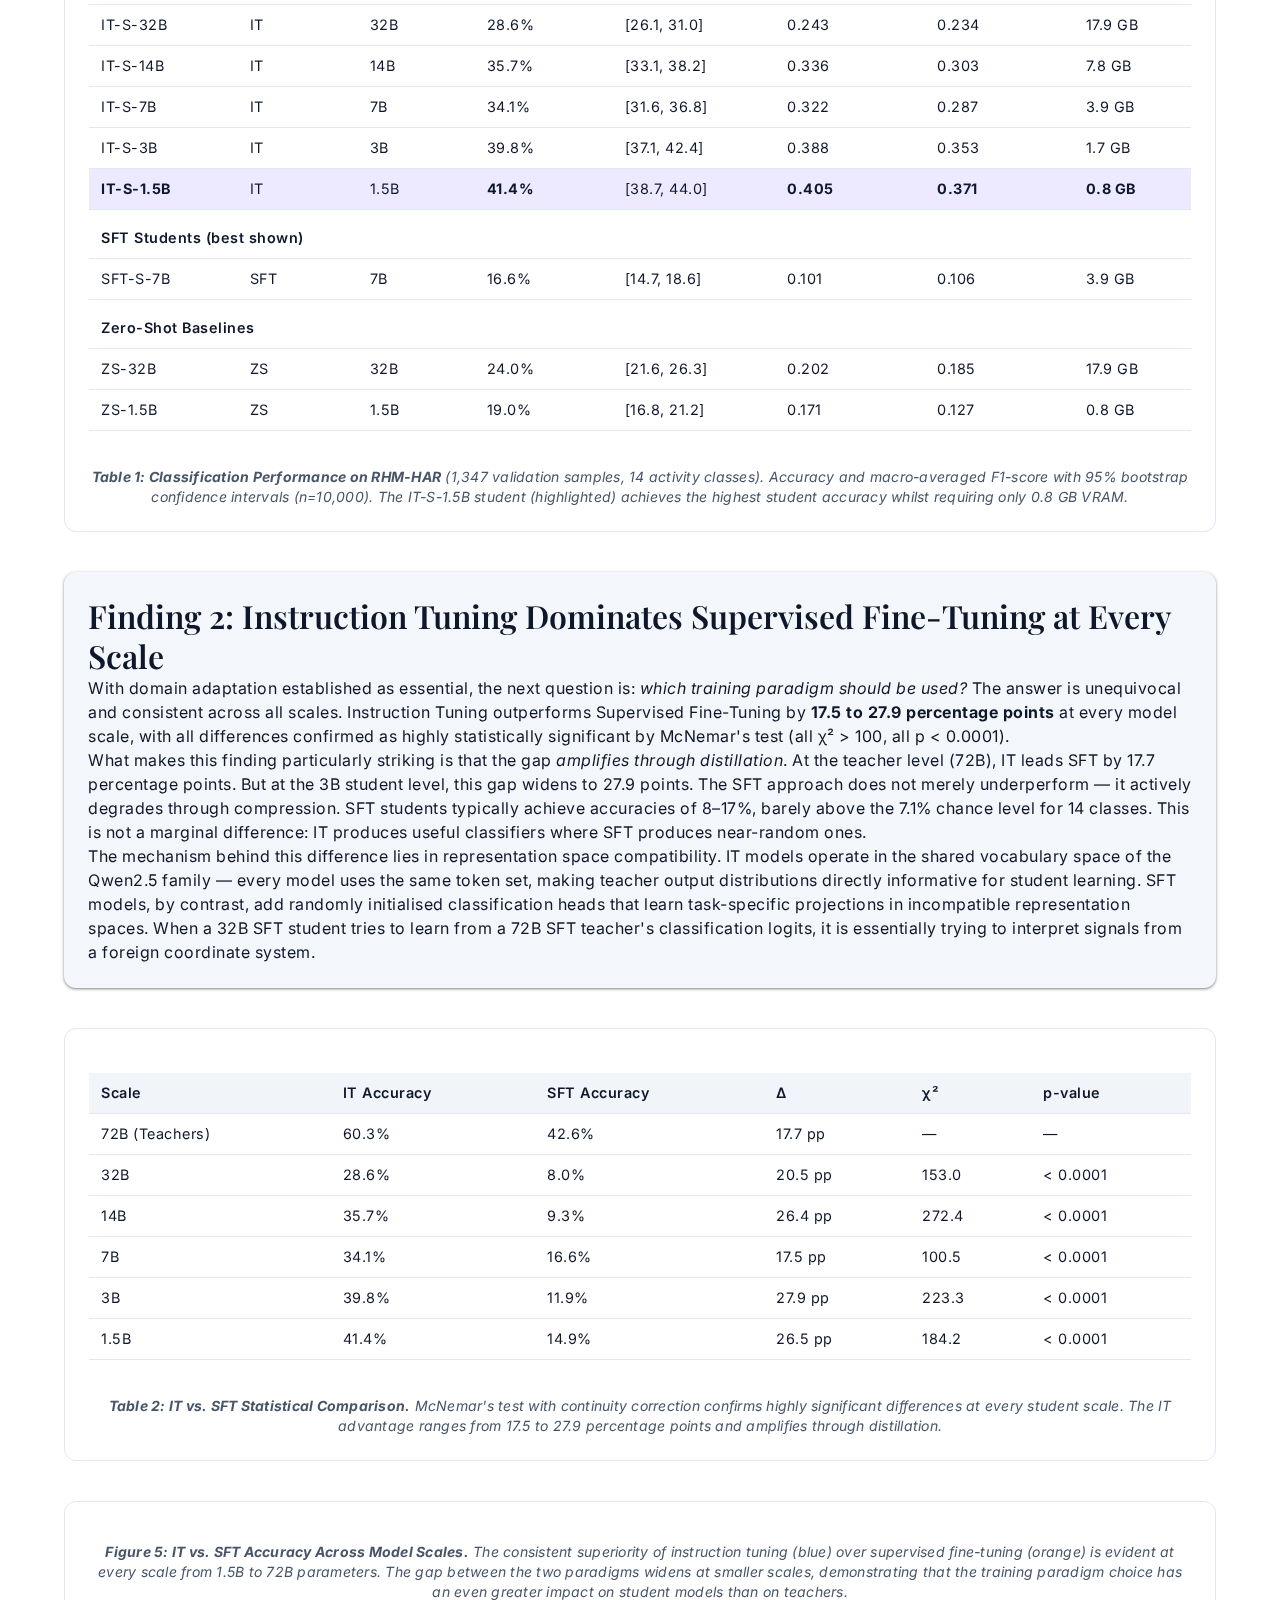
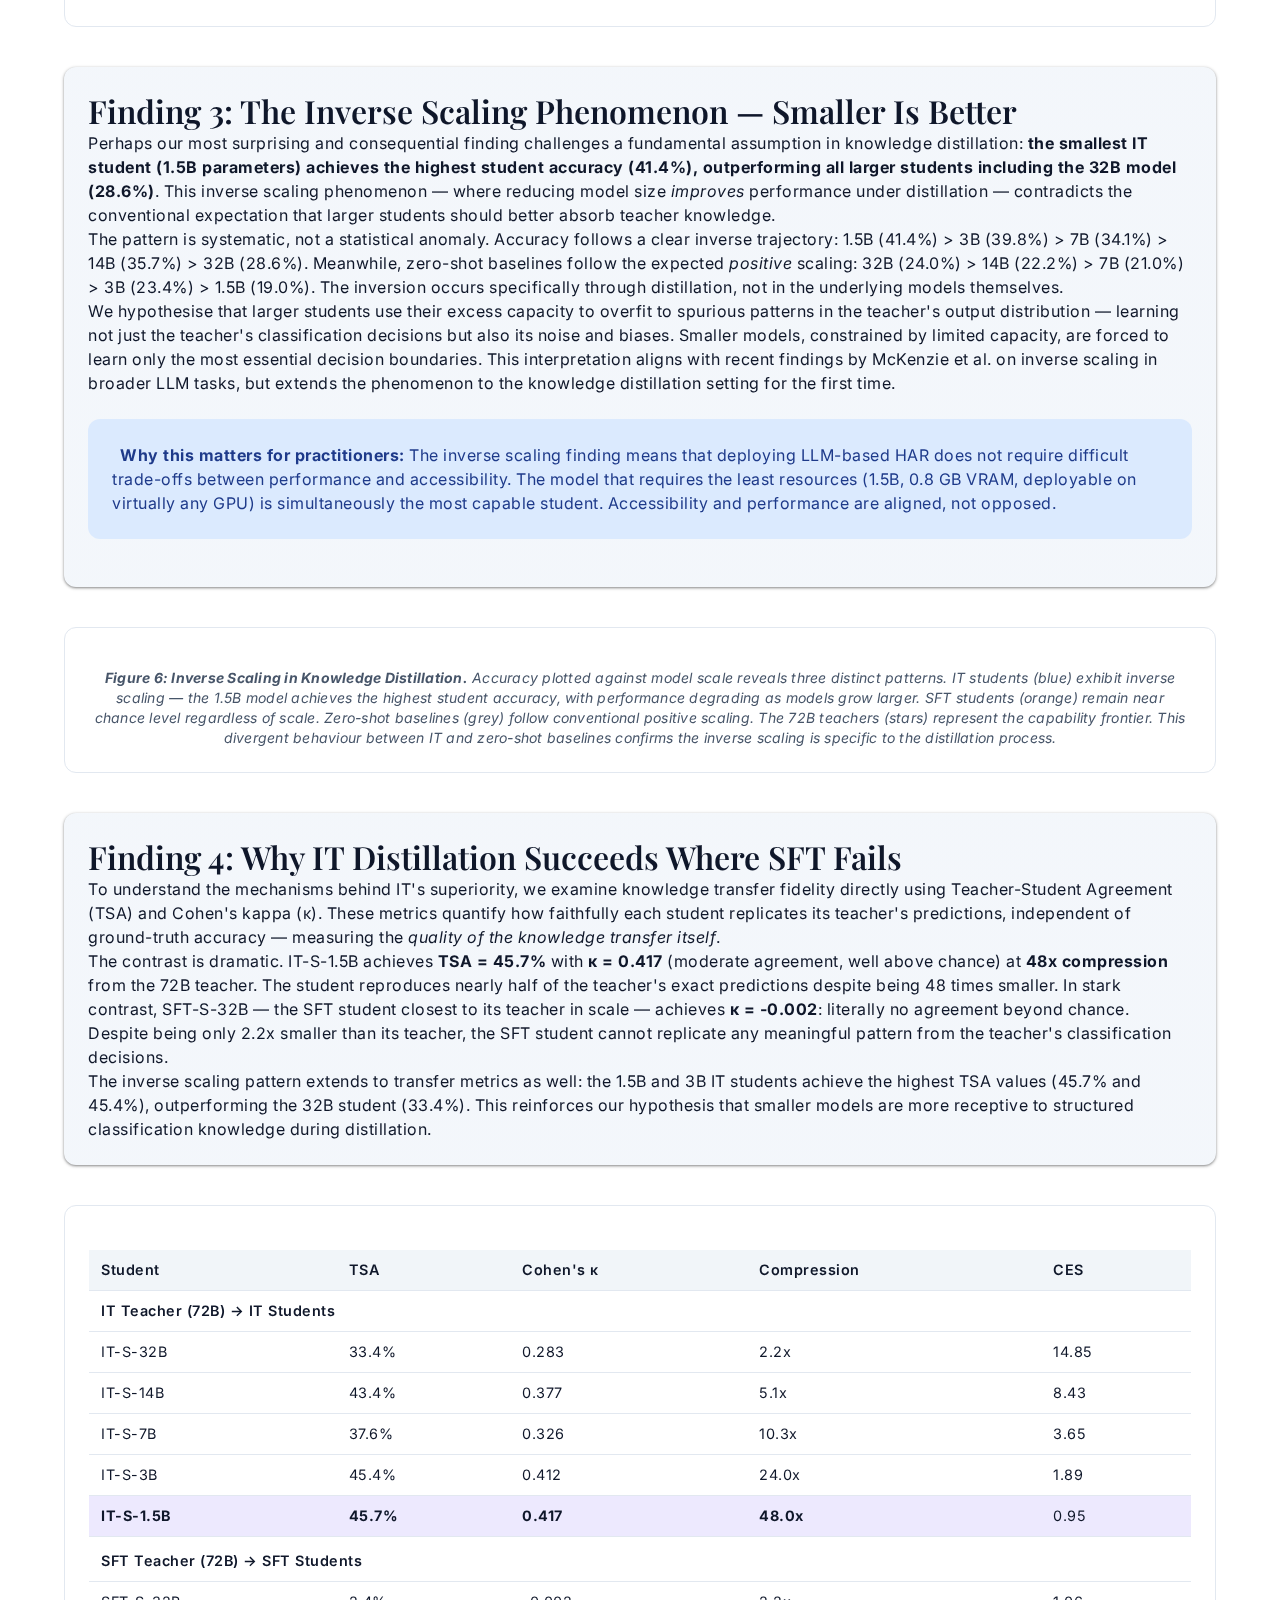
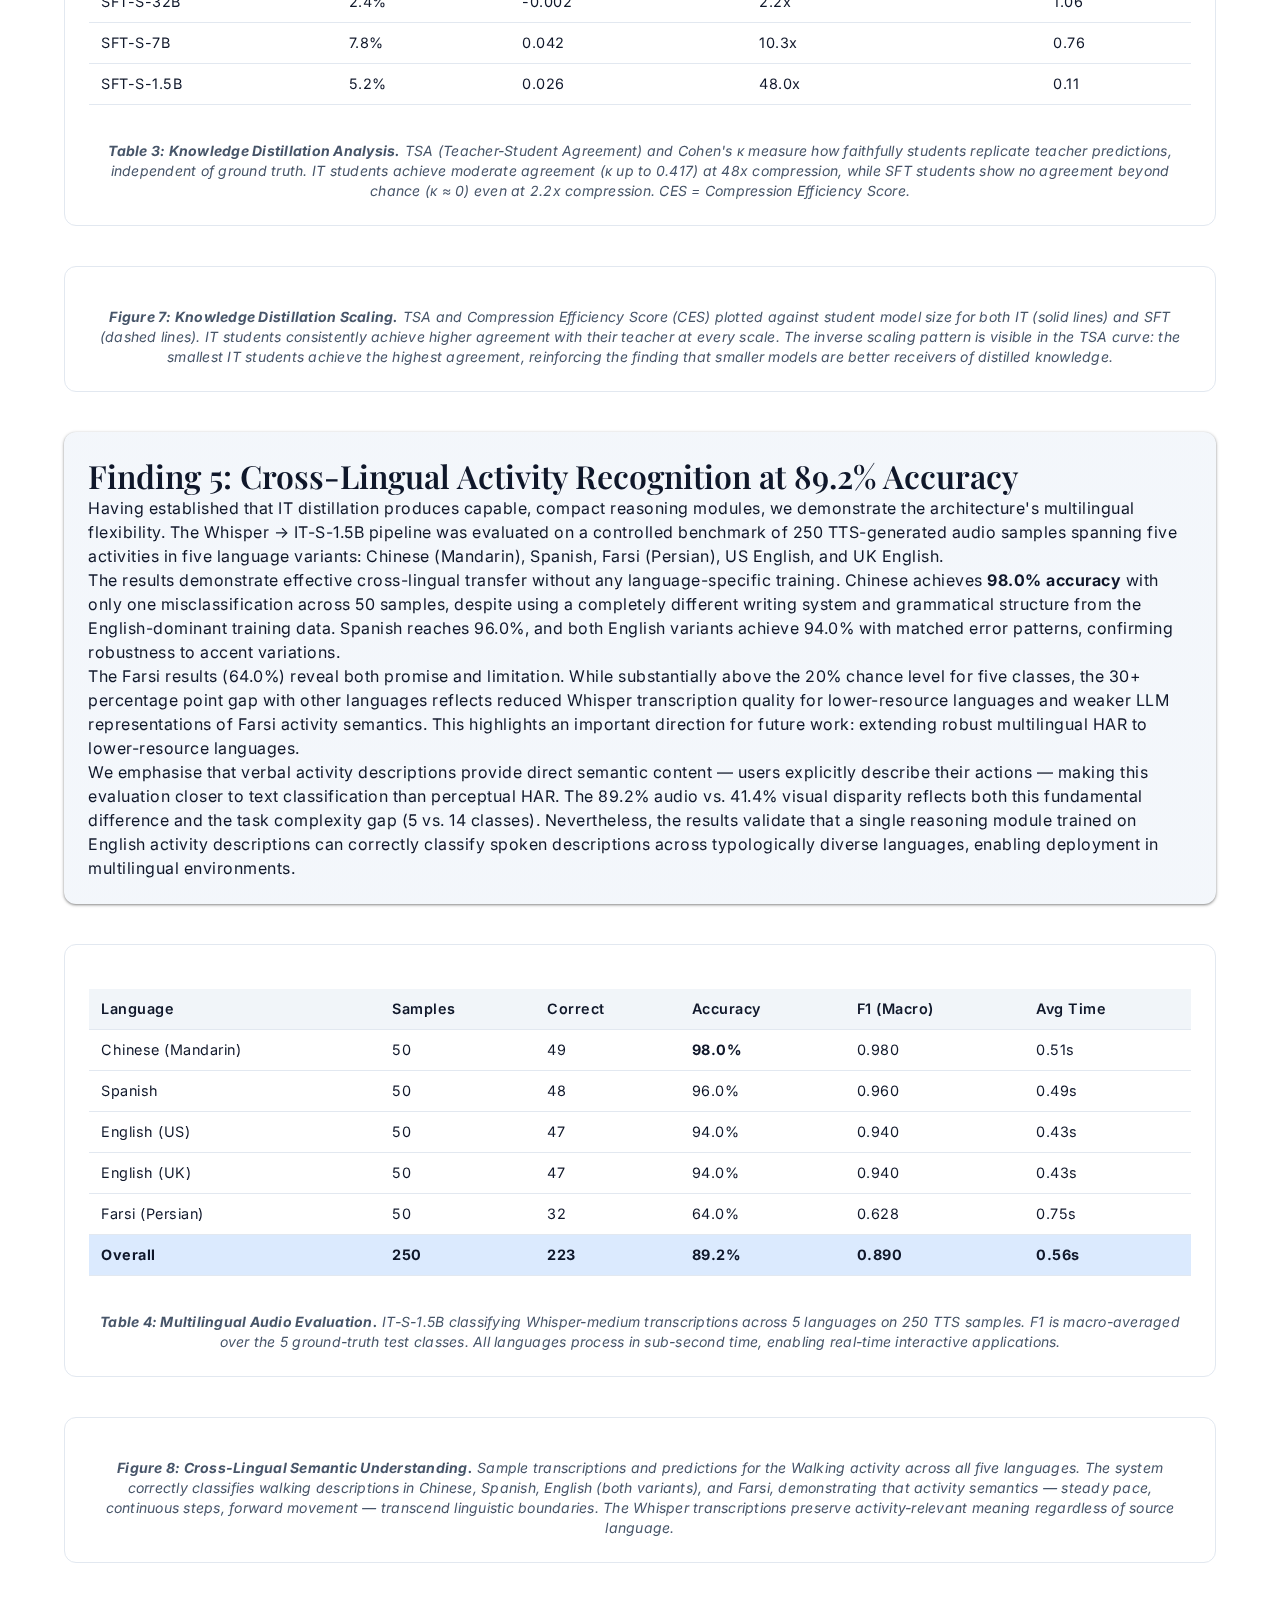
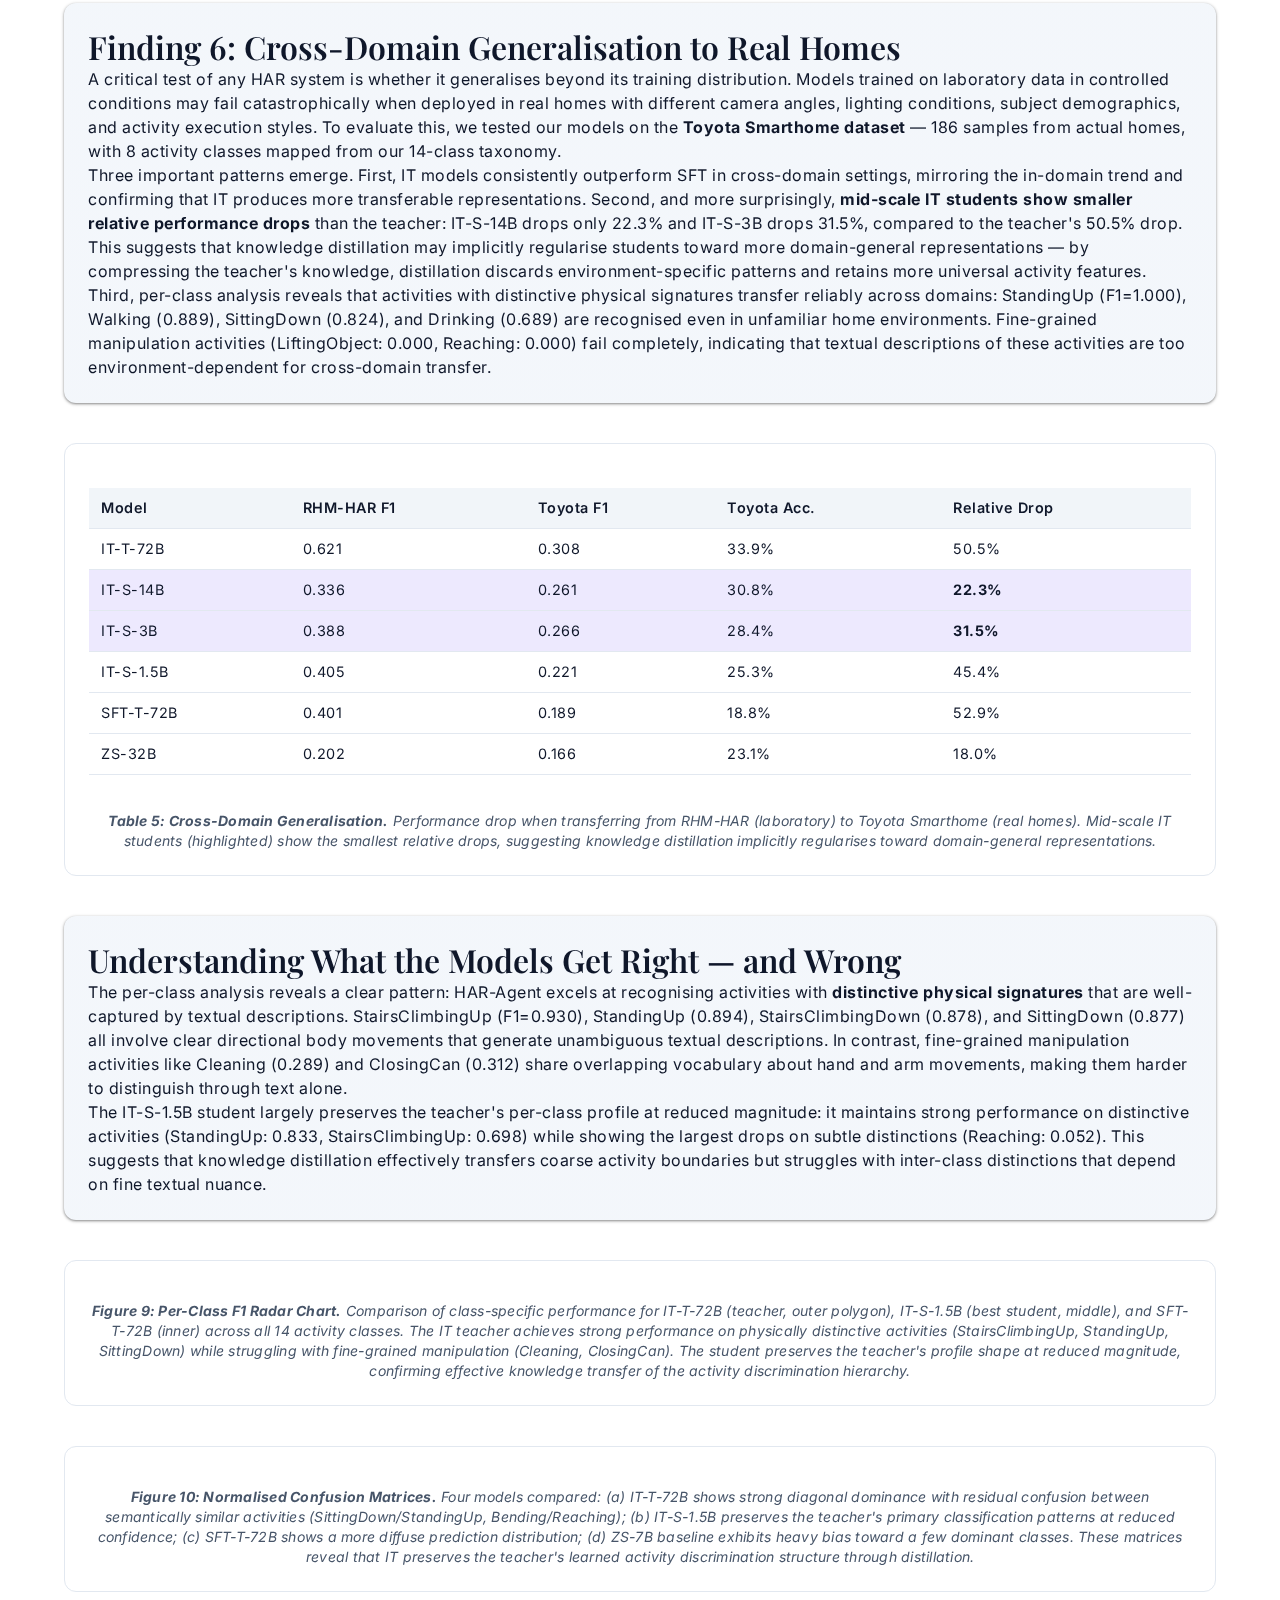
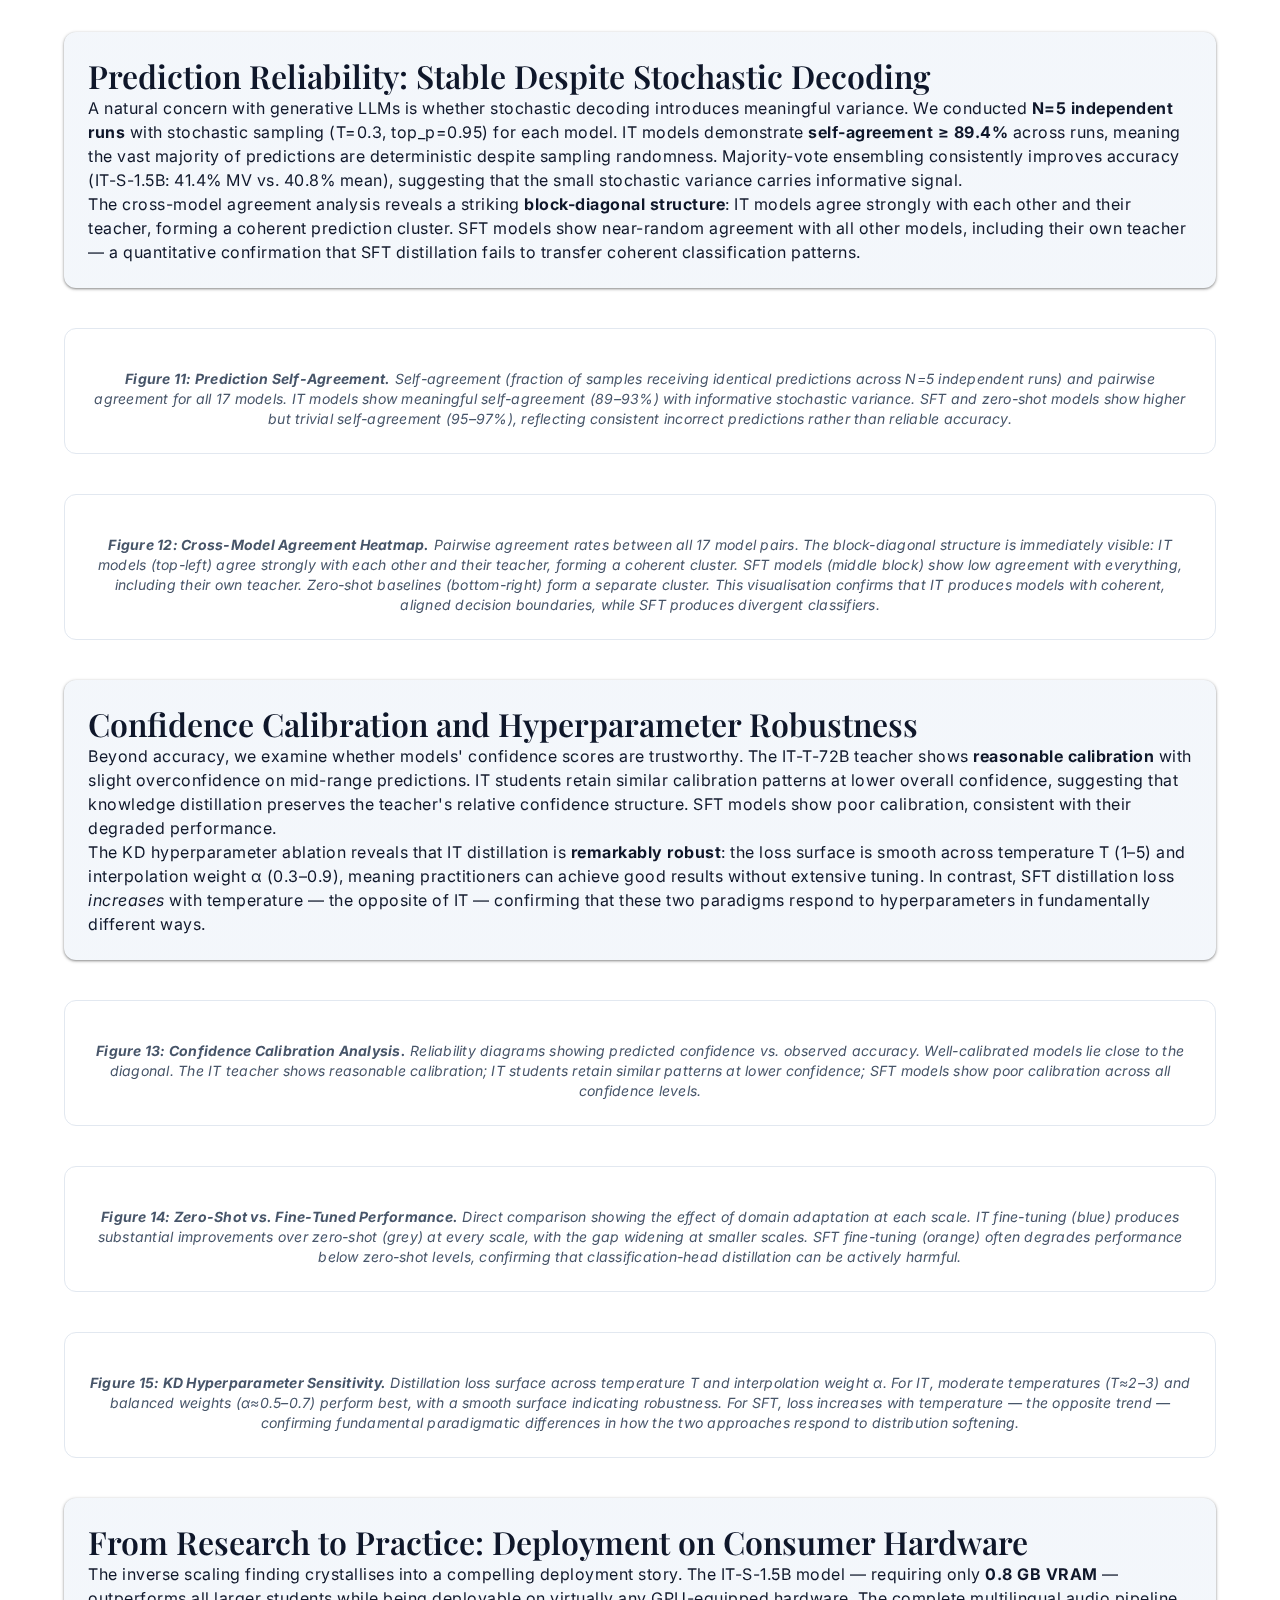
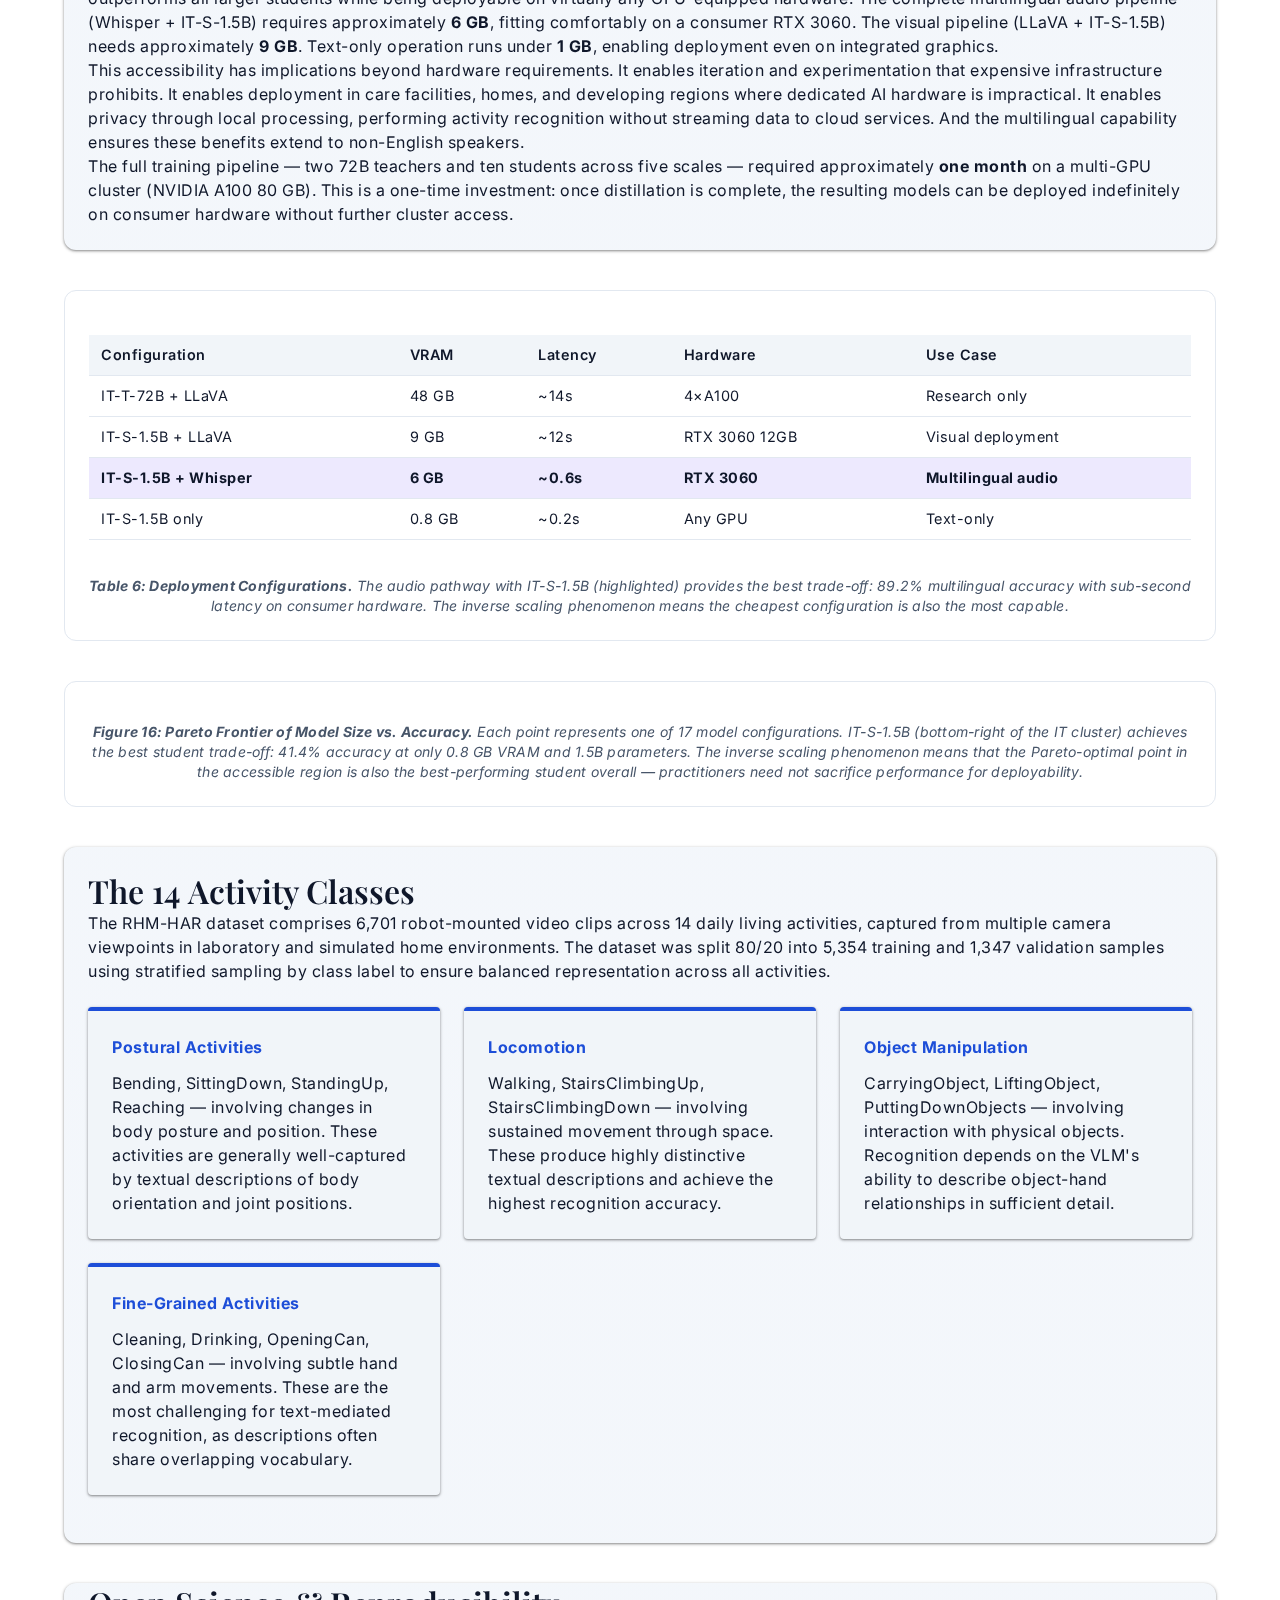
<file: har-agent-tmm/index.html>
<!DOCTYPE html>
<html lang="en-GB">
<head>
    <meta charset="UTF-8">
    <meta name="viewport" content="width=device-width, initial-scale=1.0">
    <meta name="robots" content="index, follow">

    <link rel="dns-prefetch" href="//fonts.googleapis.com">
    <link rel="dns-prefetch" href="//cdnjs.cloudflare.com">
    <link rel="preconnect" href="https://fonts.googleapis.com" crossorigin>
    <link rel="preconnect" href="https://fonts.gstatic.com" crossorigin>
    <link rel="preconnect" href="https://cdnjs.cloudflare.com" crossorigin>

    <title>HAR-Agent: Multilingual Multimodal Activity Recognition via Knowledge-Distilled LLM Reasoning | IEEE TMM 2026</title>
    <meta name="description" content="HAR-Agent: a multimodal multilingual human activity recognition system combining vision-language-audio perception with knowledge-distilled LLM reasoning for consumer hardware deployment. IEEE Transactions on Multimedia.">
    <meta name="keywords" content="human activity recognition, HAR, knowledge distillation, multimodal, multilingual, large language models, LLM, instruction tuning, QLoRA, Qwen2.5, LLaVA, Whisper, inverse scaling, consumer GPU, robotics, IEEE TMM, Khashayar Ghamati">

    <meta property="og:title" content="HAR-Agent: Multilingual Multimodal HAR via Knowledge-Distilled LLM Reasoning">
    <meta property="og:description" content="17 model configurations, inverse scaling discovery, 89.2% multilingual audio accuracy, deployment under 1 GB VRAM. IEEE Transactions on Multimedia.">
    <meta property="og:image" content="https://ghamati.com/har-agent-tmm/HAR-LLM.png">
    <meta property="og:type" content="article">
    <meta property="og:url" content="https://ghamati.com/har-agent-tmm/">
    <meta property="og:site_name" content="Khashayar Ghamati - AI Research">
    <meta property="og:locale" content="en_GB">

    <meta name="twitter:card" content="summary_large_image">
    <meta name="twitter:title" content="HAR-Agent: Multilingual Multimodal HAR via KD-LLM Reasoning">
    <meta name="twitter:description" content="Inverse scaling in knowledge distillation: the smallest 1.5B model outperforms all larger students. IEEE TMM.">
    <meta name="twitter:image" content="https://ghamati.com/har-agent-tmm/HAR-LLM.png">

    <link rel="canonical" href="https://ghamati.com/har-agent-tmm/">

    <link rel="stylesheet" href="https://fonts.googleapis.com/css2?family=Inter:wght@300;400;500;600;700&family=Playfair+Display:wght@400;600;700&display=swap">
    <link rel="stylesheet" href="/css/material-design.css">
    <link rel="stylesheet" href="https://cdnjs.cloudflare.com/ajax/libs/font-awesome/6.6.0/css/all.min.css" integrity="sha512-Kc323vGBEqzTmouAECnVceyQqyqdsSiqLQISBL29aUW4U/M7pSPA/gEUZQqv1cwx4OnYxTxve5UMg5GT6L4JJg==" crossorigin="anonymous" referrerpolicy="no-referrer">

    <script type="application/ld+json">
        {
            "@context": "https://schema.org",
            "@type": "ScholarlyArticle",
            "headline": "HAR-Agent: Multilingual Multimodal Activity Recognition via Knowledge-Distilled LLM Reasoning",
            "author": [
                {"@type": "Person", "name": "Khashayar Ghamati", "affiliation": "University of Hertfordshire"},
                {"@type": "Person", "name": "Mohammad Reza Shahabian Alashti", "affiliation": "University of Hertfordshire"},
                {"@type": "Person", "name": "Ali Fallahirahmatabadi", "affiliation": "University of Hertfordshire"},
                {"@type": "Person", "name": "Abolfazl Zaraki", "affiliation": "University of Hertfordshire"}
            ],
            "datePublished": "2026-03-28",
            "publisher": {"@type": "Organization", "name": "IEEE Transactions on Multimedia"},
            "about": ["human activity recognition", "knowledge distillation", "multimodal", "multilingual", "LLM", "instruction tuning"],
            "description": "A multimodal multilingual HAR system combining vision-language-audio perception with knowledge-distilled LLM reasoning, achieving deployment under 1 GB VRAM through inverse scaling in knowledge distillation."
        }
    </script>

    <script async src="https://www.googletagmanager.com/gtag/js?id=G-HV1K905FF2"></script>
    <script>
        window.dataLayer = window.dataLayer || [];
        function gtag(){dataLayer.push(arguments);}
        gtag('js', new Date());
        gtag('config', 'G-HV1K905FF2');
    </script>

    <style>
        .md-highlight-box .fas { margin-right: 0.5rem; }
        .md-section.md-card-elevated { margin-bottom: 2.5rem; }
        .md-figure { margin: 2.5rem 0; }
        .md-results-table { width: 100%; border-collapse: collapse; font-size: 0.9rem; margin: 1.25rem 0; }
        .md-results-table th, .md-results-table td { padding: 8px 12px; text-align: left; border-bottom: 1px solid var(--md-outline-variant); }
        .md-results-table th { background: var(--md-surface-variant); font-weight: 600; }
        .md-results-table tr:hover { background: var(--md-surface-variant); }
        .md-key-stat { display: inline-block; background: var(--md-primary-container); color: var(--md-on-primary-container); padding: 6px 16px; border-radius: 4px; font-weight: 600; margin: 4px; }
        .md-method-grid { display: grid; grid-template-columns: repeat(auto-fit, minmax(280px, 1fr)); gap: 1.5rem; margin-top: 1.5rem; }
        .md-method-card { background: var(--md-surface-variant); border-radius: 4px; padding: 1.5rem; }
        .md-method-card h4 { margin: 0 0 0.75rem 0; color: var(--md-primary); }
        .md-dialog-overlay { display: none; position: fixed; top: 0; left: 0; width: 100%; height: 100%; background: rgba(0,0,0,0.5); z-index: 1000; justify-content: center; align-items: center; }
        .md-dialog-overlay.active { display: flex; }
        .md-dialog { background: var(--md-surface); border-radius: 4px; padding: 2rem; max-width: 480px; width: 90%; box-shadow: 0 8px 32px rgba(0,0,0,0.3); }
        .md-dialog h3 { margin-top: 0; color: var(--md-primary); }
        .md-dialog .md-btn-close { background: var(--md-primary); color: white; border: none; padding: 10px 32px; border-radius: 4px; cursor: pointer; margin-top: 1rem; font-size: 1rem; }
        .md-btn-filled, .md-btn-outlined { border-radius: 4px !important; padding: 12px 28px !important; }
    </style>
</head>
<body>

<a href="#main-content" class="md-skip-link">Skip to main content</a>

<nav class="md-top-app-bar" id="top-bar">
    <span class="md-top-app-bar__title">HAR-Agent TMM</span>
    <div class="md-top-app-bar__nav">
        <a href="/"><i class="fas fa-home"></i> Home</a>
        <a href="#main-content"><i class="fas fa-file-alt"></i> Abstract</a>
        <a href="#architecture"><i class="fas fa-project-diagram"></i> Architecture</a>
        <a href="#results"><i class="fas fa-chart-bar"></i> Results</a>
        <a href="#access"><i class="fas fa-download"></i> Access</a>
    </div>
</nav>

<header class="md-hero">
    <h1 class="md-display-medium">HAR-Agent: Multilingual Multimodal Activity Recognition via Knowledge-Distilled LLM Reasoning</h1>
    <p class="md-hero__subtitle">IEEE Transactions on Multimedia &bull; Ghamati, Shahabian Alashti, Fallahirahmatabadi &amp; Zaraki &bull; University of Hertfordshire</p>
    <div class="md-hero__actions">
        <span class="md-publication-status"><i class="fas fa-clock"></i> Under Review</span>
    </div>
</header>

<main id="main-content">
    <div class="md-container">

        <!-- ============================================================ -->
        <!-- INTRODUCTION -->
        <!-- ============================================================ -->

        <section class="md-section md-card-elevated md-mt-32">
            <h2 class="md-headline-large">The Problem: Powerful AI That Nobody Can Run</h2>
            <p class="md-body-large">
                Human activity recognition (HAR) is a cornerstone problem in computer vision, with applications ranging from elderly care monitoring and rehabilitation tracking to smart home automation and collaborative robotics. Decades of research have produced increasingly capable systems, from hand-crafted sensor features through deep learning architectures to modern transformer-based video classifiers. Yet a fundamental tension has persisted throughout this progression: <strong>the most powerful recognition systems demand computational resources that place them beyond the reach of most deployment scenarios</strong>.
            </p>
            <p class="md-body-large">
                The emergence of Large Language Models (LLMs) has introduced a paradigm shift in how we can approach activity recognition. Rather than treating HAR as a pattern-matching problem &mdash; mapping sensor signals directly to activity labels through opaque neural networks &mdash; LLMs enable a fundamentally different approach: <em>generative, language-driven inference</em>. An LLM-based system can interpret that "a person bending forward with hands extended toward the floor" describes a fundamentally different activity than "a person lifting a heavy box," even when both share similar postural characteristics. This interpretability is transformative: practitioners can inspect exactly what the system perceives, understand why it made a particular classification, and diagnose failure modes through natural language.
            </p>
            <p class="md-body-large">
                However, this promise comes at a steep cost. Running a 72-billion-parameter LLM for activity inference requires approximately 40 GB of GPU memory &mdash; four high-end A100 GPUs that few research labs, let alone care facilities or smart homes, can afford. The accessibility gap between what these models can do and where they can actually be deployed motivated the central research question behind HAR-Agent: <strong>Can we create HAR systems that harness LLM reasoning capabilities whilst remaining deployable on consumer-grade hardware?</strong>
            </p>
            <div style="text-align: center; margin: 1.5rem 0;">
                <span class="md-key-stat">60.3% Teacher Accuracy (14 classes)</span>
                <span class="md-key-stat">41.4% Best Student (1.5B params)</span>
                <span class="md-key-stat">89.2% Multilingual Audio</span>
                <span class="md-key-stat">0.8 GB VRAM</span>
                <span class="md-key-stat">48x Compression</span>
                <span class="md-key-stat">17 Model Configurations</span>
            </div>
        </section>

        <!-- ============================================================ -->
        <!-- ARCHITECTURE -->
        <!-- ============================================================ -->

        <section class="md-section md-card-elevated" id="architecture">
            <h2 class="md-headline-large">The Solution: A Multimodal Agent Architecture</h2>
            <p class="md-body-large">
                HAR-Agent answers this question through two interconnected innovations: a <strong>multimodal agent architecture</strong> that unifies visual, audio, and text perception through a common textual representation, and <strong>systematic knowledge distillation</strong> that compresses a 72-billion-parameter reasoning module into models small enough to run on a laptop GPU.
            </p>
            <p class="md-body-large">
                The architecture mirrors how humans understand activities &mdash; through what we see, what we hear, and what we read. Rather than building separate systems for each input modality, HAR-Agent converts all inputs to text and employs a single LLM to reason about them. A description of "a person walking with steady strides" receives the same reasoning treatment whether it came from a visual observation, a spoken description in any language, or a written activity log. This unification dramatically simplifies the system while enabling unprecedented flexibility.
            </p>
        </section>

        <div class="md-figure">
            <img src="HAR-LLM.png" alt="HAR-Agent multimodal architecture with visual, audio, and text pathways converging to LLM reasoning" loading="eager" width="800">
            <p class="md-figure__caption"><b>Figure 1: The HAR-Agent Architecture.</b> Three perception pathways &mdash; visual (LLaVA-NeXT), audio (Whisper), and direct text &mdash; convert multimodal inputs into a unified textual representation. A single instruction-tuned LLM reasoning module classifies the activity from this text, enabling modality-agnostic reasoning. This design means the entire reasoning component can be swapped, upgraded, or compressed independently of the perception modules.</p>
        </div>

        <section class="md-section md-card-elevated">
            <h2 class="md-headline-large">Three Perception Pathways</h2>
            <p class="md-body-large">
                Each pathway addresses a different deployment scenario and input modality, converting raw signals into the rich textual descriptions that the reasoning module needs.
            </p>

            <h3 class="md-headline-medium" style="margin-top: 1.5rem;">Visual Perception: Seeing Activities Through Language</h3>
            <p class="md-body-large">
                The visual pathway uses <strong>LLaVA-NeXT 7B</strong>, a state-of-the-art vision-language model, to process 17 uniformly sampled video frames. Rather than extracting abstract feature vectors, LLaVA generates natural language descriptions of each frame: <em>"A person is standing in a kitchen, their right hand reaching toward a shelf above their head. Their body is slightly tilted backward to maintain balance."</em> These descriptions capture poses, movements, objects, spatial relationships, and environmental context &mdash; the building blocks from which activity understanding emerges.
            </p>
            <p class="md-body-large">
                A critical innovation is the <strong>Short-Term Memory (STM)</strong> mechanism. Rather than processing each frame in isolation, STM maintains a sliding window of recent frame descriptions, enabling the system to reason about temporal progression: how a person's position changes, what sequence of actions composes a complex activity, and when transitions occur. To prevent redundancy from overwhelming the reasoning module, <strong>semantic deduplication</strong> using sentence embeddings (cosine similarity threshold 0.85&ndash;0.92) removes near-identical descriptions from consecutive static frames, compressing the representation whilst preserving discriminative information.
            </p>
        </section>

        <div class="md-figure">
            <img src="Video_Perception_HAR_LLM.png" alt="Visual perception pipeline with LLaVA-NeXT and Short-Term Memory" loading="lazy" width="700">
            <p class="md-figure__caption"><b>Figure 2: Visual Perception Pipeline.</b> Video frames are uniformly sampled and processed by LLaVA-NeXT 7B to generate natural language scene descriptions. The Short-Term Memory mechanism maintains temporal context across frames, while semantic deduplication removes redundant descriptions. The result is a compact but information-rich textual summary that captures the temporal evolution of the observed activity.</p>
        </div>

        <section class="md-section md-card-elevated">
            <h3 class="md-headline-medium">Audio Perception: HAR in Any Language</h3>
            <p class="md-body-large">
                The audio pathway addresses a fundamentally different use case: verbal activity descriptions. Using <strong>Whisper-medium (769M parameters)</strong>, the system transcribes spoken descriptions in any supported language. When a user says "I am walking along the path with smooth and continuous steps" &mdash; whether in English, Chinese, Spanish, or Farsi &mdash; Whisper converts this to text that the reasoning module can classify. This enables multilingual HAR without requiring any language-specific training of the reasoning module, because the underlying activity semantics are language-invariant.
            </p>
            <p class="md-body-large">
                This pathway opens practical deployment scenarios that visual perception cannot address: rehabilitation monitoring through verbal self-report ("I'm doing my walking exercises"), accessibility interfaces for visually impaired users, voice-controlled smart home systems operating in multilingual households, and activity logging in settings where cameras raise privacy concerns.
            </p>
        </section>

        <div class="md-figure">
            <img src="Audio_Perception_HAR_LLM.png" alt="Audio perception pipeline with Whisper multilingual speech recognition" loading="lazy" width="700">
            <p class="md-figure__caption"><b>Figure 3: Audio Perception Pipeline.</b> Whisper-medium transcribes spoken activity descriptions across languages. The transcription feeds directly into the LLM reasoning module for classification, enabling multilingual HAR through verbal reporting without language-specific model training. Processing takes sub-second for all tested languages.</p>
        </div>

        <section class="md-section md-card-elevated">
            <h3 class="md-headline-medium">The Reasoning Module: Where Understanding Happens</h3>
            <p class="md-body-large">
                All perception pathways converge at the reasoning module: an instruction-tuned LLM that receives unified text and generates activity classifications. By framing HAR as natural language reasoning, the model leverages its pre-trained understanding of human behaviour, body mechanics, and common-sense physics. The key insight is that a single powerful reasoning module can handle all input modalities equally &mdash; it does not need to know whether its input came from visual observation, spoken description, or written text.
            </p>
        </section>

        <div class="md-figure">
            <img src="HAR-LLM-inner.png" alt="Detailed HAR-Agent processing pipeline showing all three pathways" loading="lazy" width="800">
            <p class="md-figure__caption"><b>Figure 4: Detailed Processing Pipeline.</b> This diagram shows the complete data flow from multimodal inputs through perception modules to the reasoning module. Visual frames pass through LLaVA with STM and semantic deduplication; audio recordings pass through Whisper for transcription; text inputs feed directly. All pathways produce text that the instruction-tuned LLM classifies into one of 14 activity categories.</p>
        </div>

        <!-- ============================================================ -->
        <!-- KNOWLEDGE DISTILLATION -->
        <!-- ============================================================ -->

        <section class="md-section md-card-elevated">
            <h2 class="md-headline-large">Knowledge Distillation: Compressing 72 Billion Parameters into 1.5 Billion</h2>
            <p class="md-body-large">
                The reasoning module is the deployment bottleneck. A 72-billion-parameter teacher achieves 60.3% accuracy on 14-class activity recognition, but requires approximately 40 GB of GPU memory even with 4-bit quantisation. This makes it impractical for any setting outside a well-equipped research lab. Knowledge distillation addresses this by training smaller "student" models to replicate the teacher's behaviour, compressing the essential reasoning capabilities into models that fit on consumer hardware.
            </p>
            <p class="md-body-large">
                We systematically evaluated distillation across <strong>five student scales</strong> (1.5B, 3B, 7B, 14B, and 32B parameters) under <strong>two training paradigms</strong>, producing ten student models plus five zero-shot baselines &mdash; 17 configurations in total. The choice of training paradigm turns out to matter far more than we expected.
            </p>

            <div class="md-method-grid">
                <div class="md-method-card">
                    <h4><i class="fas fa-graduation-cap"></i> Instruction Tuning (IT)</h4>
                    <p class="md-body-large">Preserves the generative CausalLM architecture. The model generates activity labels as text in response to structured prompts, maintaining its native reasoning capabilities. Distillation operates in the <strong>shared vocabulary space</strong> common to all Qwen2.5 models &mdash; teacher and student "speak the same language," making knowledge transfer natural and effective.</p>
                </div>
                <div class="md-method-card">
                    <h4><i class="fas fa-tag"></i> Supervised Fine-Tuning (SFT)</h4>
                    <p class="md-body-large">Replaces the generative head with a 14-class classification layer. While conceptually simpler, this discards the generative paradigm and confines outputs to a <strong>task-specific representation space</strong>. Each model's randomly initialised classification head learns a different projection, creating representation-space mismatches that make knowledge transfer fundamentally harder.</p>
                </div>
            </div>

            <div class="md-highlight-box">
                <i class="fas fa-info-circle"></i> <b>Why does the paradigm matter so much?</b> IT distillation transfers knowledge through the full vocabulary distribution &mdash; every token probability carries information about the teacher's understanding. SFT distillation only transfers 14 logit values through incompatible representation spaces. This is the root cause of IT's dramatic superiority, as the results below reveal.
            </div>
        </section>

        <!-- ============================================================ -->
        <!-- RESULTS -->
        <!-- ============================================================ -->

        <section class="md-section md-card-elevated" id="results">
            <h2 class="md-headline-large">Results: Six Findings That Reshape How We Think About LLM-Based HAR</h2>
            <p class="md-body-large">
                Our evaluation spans 17 model configurations, two visual datasets (RHM-HAR and Toyota Smarthome), and one multilingual audio benchmark. The results tell a coherent story: the training paradigm matters more than model scale, smaller students can outperform larger ones, and accessible deployment need not sacrifice performance. We present each finding as it builds upon the previous, revealing how these insights connect.
            </p>
        </section>

        <!-- Finding 1: Domain Adaptation -->
        <section class="md-section md-card-elevated">
            <h2 class="md-headline-large">Finding 1: General-Purpose LLMs Cannot Perform HAR Without Adaptation</h2>
            <p class="md-body-large">
                Before examining which training approach works best, we must establish that training is even necessary. The zero-shot baselines provide the answer: five pre-trained Qwen2.5 models (1.5B to 32B), given the same activity classification prompt but no domain-specific training, achieve only <strong>19&ndash;24% accuracy</strong> on 14-class recognition. This is well above the 7.1% chance level &mdash; confirming that LLMs possess some pre-trained knowledge about human activities &mdash; but far below what fine-tuned models achieve.
            </p>
            <p class="md-body-large">
                The IT-Teacher, by contrast, reaches <strong>60.3% accuracy</strong> (macro-F1 = 0.621) after instruction tuning on the RHM-HAR dataset. This 36&ndash;41 percentage point gap quantifies the value of domain-specific adaptation and motivates the central question of our study: <em>how should that adaptation be conducted, and how far can it be compressed?</em>
            </p>
        </section>

        <div class="md-figure">
            <div style="overflow-x: auto;">
                <table class="md-results-table">
                    <thead>
                        <tr><th>Model</th><th>Method</th><th>Params</th><th>Accuracy</th><th>95% CI</th><th>F1 (Macro)</th><th>Cohen's &kappa;</th><th>VRAM</th></tr>
                    </thead>
                    <tbody>
                        <tr style="background:var(--md-primary-container);"><td><b>IT-T-72B</b></td><td>IT</td><td>72B</td><td><b>60.3%</b></td><td>[57.7, 62.9]</td><td><b>0.621</b></td><td><b>0.571</b></td><td>~40 GB</td></tr>
                        <tr><td>SFT-T-72B</td><td>SFT</td><td>72B</td><td>42.6%</td><td>[39.9, 45.3]</td><td>0.401</td><td>0.382</td><td>~40 GB</td></tr>
                        <tr><td colspan="8" style="font-weight:600; padding-top:16px;">IT Students</td></tr>
                        <tr><td>IT-S-32B</td><td>IT</td><td>32B</td><td>28.6%</td><td>[26.1, 31.0]</td><td>0.243</td><td>0.234</td><td>17.9 GB</td></tr>
                        <tr><td>IT-S-14B</td><td>IT</td><td>14B</td><td>35.7%</td><td>[33.1, 38.2]</td><td>0.336</td><td>0.303</td><td>7.8 GB</td></tr>
                        <tr><td>IT-S-7B</td><td>IT</td><td>7B</td><td>34.1%</td><td>[31.6, 36.8]</td><td>0.322</td><td>0.287</td><td>3.9 GB</td></tr>
                        <tr><td>IT-S-3B</td><td>IT</td><td>3B</td><td>39.8%</td><td>[37.1, 42.4]</td><td>0.388</td><td>0.353</td><td>1.7 GB</td></tr>
                        <tr style="background:var(--md-tertiary-container);"><td><b>IT-S-1.5B</b></td><td>IT</td><td>1.5B</td><td><b>41.4%</b></td><td>[38.7, 44.0]</td><td><b>0.405</b></td><td><b>0.371</b></td><td><b>0.8 GB</b></td></tr>
                        <tr><td colspan="8" style="font-weight:600; padding-top:16px;">SFT Students (best shown)</td></tr>
                        <tr><td>SFT-S-7B</td><td>SFT</td><td>7B</td><td>16.6%</td><td>[14.7, 18.6]</td><td>0.101</td><td>0.106</td><td>3.9 GB</td></tr>
                        <tr><td colspan="8" style="font-weight:600; padding-top:16px;">Zero-Shot Baselines</td></tr>
                        <tr><td>ZS-32B</td><td>ZS</td><td>32B</td><td>24.0%</td><td>[21.6, 26.3]</td><td>0.202</td><td>0.185</td><td>17.9 GB</td></tr>
                        <tr><td>ZS-1.5B</td><td>ZS</td><td>1.5B</td><td>19.0%</td><td>[16.8, 21.2]</td><td>0.171</td><td>0.127</td><td>0.8 GB</td></tr>
                    </tbody>
                </table>
            </div>
            <p class="md-figure__caption"><b>Table 1: Classification Performance on RHM-HAR</b> (1,347 validation samples, 14 activity classes). Accuracy and macro-averaged F1-score with 95% bootstrap confidence intervals (n=10,000). The IT-S-1.5B student (highlighted) achieves the highest student accuracy whilst requiring only 0.8 GB VRAM.</p>
        </div>

        <!-- Finding 2: IT vs SFT -->
        <section class="md-section md-card-elevated">
            <h2 class="md-headline-large">Finding 2: Instruction Tuning Dominates Supervised Fine-Tuning at Every Scale</h2>
            <p class="md-body-large">
                With domain adaptation established as essential, the next question is: <em>which training paradigm should be used?</em> The answer is unequivocal and consistent across all scales. Instruction Tuning outperforms Supervised Fine-Tuning by <strong>17.5 to 27.9 percentage points</strong> at every model scale, with all differences confirmed as highly statistically significant by McNemar's test (all &chi;&sup2; > 100, all p < 0.0001).
            </p>
            <p class="md-body-large">
                What makes this finding particularly striking is that the gap <em>amplifies through distillation</em>. At the teacher level (72B), IT leads SFT by 17.7 percentage points. But at the 3B student level, this gap widens to 27.9 points. The SFT approach does not merely underperform &mdash; it actively degrades through compression. SFT students typically achieve accuracies of 8&ndash;17%, barely above the 7.1% chance level for 14 classes. This is not a marginal difference: IT produces useful classifiers where SFT produces near-random ones.
            </p>
            <p class="md-body-large">
                The mechanism behind this difference lies in representation space compatibility. IT models operate in the shared vocabulary space of the Qwen2.5 family &mdash; every model uses the same token set, making teacher output distributions directly informative for student learning. SFT models, by contrast, add randomly initialised classification heads that learn task-specific projections in incompatible representation spaces. When a 32B SFT student tries to learn from a 72B SFT teacher's classification logits, it is essentially trying to interpret signals from a foreign coordinate system.
            </p>
        </section>

        <div class="md-figure">
            <div style="overflow-x: auto;">
                <table class="md-results-table">
                    <thead><tr><th>Scale</th><th>IT Accuracy</th><th>SFT Accuracy</th><th>&Delta;</th><th>&chi;&sup2;</th><th>p-value</th></tr></thead>
                    <tbody>
                        <tr><td>72B (Teachers)</td><td>60.3%</td><td>42.6%</td><td>17.7 pp</td><td>&mdash;</td><td>&mdash;</td></tr>
                        <tr><td>32B</td><td>28.6%</td><td>8.0%</td><td>20.5 pp</td><td>153.0</td><td>&lt; 0.0001</td></tr>
                        <tr><td>14B</td><td>35.7%</td><td>9.3%</td><td>26.4 pp</td><td>272.4</td><td>&lt; 0.0001</td></tr>
                        <tr><td>7B</td><td>34.1%</td><td>16.6%</td><td>17.5 pp</td><td>100.5</td><td>&lt; 0.0001</td></tr>
                        <tr><td>3B</td><td>39.8%</td><td>11.9%</td><td>27.9 pp</td><td>223.3</td><td>&lt; 0.0001</td></tr>
                        <tr><td>1.5B</td><td>41.4%</td><td>14.9%</td><td>26.5 pp</td><td>184.2</td><td>&lt; 0.0001</td></tr>
                    </tbody>
                </table>
            </div>
            <p class="md-figure__caption"><b>Table 2: IT vs. SFT Statistical Comparison.</b> McNemar's test with continuity correction confirms highly significant differences at every student scale. The IT advantage ranges from 17.5 to 27.9 percentage points and <em>amplifies</em> through distillation.</p>
        </div>

        <div class="md-figure">
            <img src="fig2_it_vs_sft.pdf" alt="IT vs SFT accuracy comparison across model scales" loading="lazy" width="600">
            <p class="md-figure__caption"><b>Figure 5: IT vs. SFT Accuracy Across Model Scales.</b> The consistent superiority of instruction tuning (blue) over supervised fine-tuning (orange) is evident at every scale from 1.5B to 72B parameters. The gap between the two paradigms widens at smaller scales, demonstrating that the training paradigm choice has an even greater impact on student models than on teachers.</p>
        </div>

        <!-- Finding 3: Inverse Scaling -->
        <section class="md-section md-card-elevated">
            <h2 class="md-headline-large">Finding 3: The Inverse Scaling Phenomenon &mdash; Smaller Is Better</h2>
            <p class="md-body-large">
                Perhaps our most surprising and consequential finding challenges a fundamental assumption in knowledge distillation: <strong>the smallest IT student (1.5B parameters) achieves the highest student accuracy (41.4%), outperforming all larger students including the 32B model (28.6%)</strong>. This inverse scaling phenomenon &mdash; where reducing model size <em>improves</em> performance under distillation &mdash; contradicts the conventional expectation that larger students should better absorb teacher knowledge.
            </p>
            <p class="md-body-large">
                The pattern is systematic, not a statistical anomaly. Accuracy follows a clear inverse trajectory: 1.5B (41.4%) > 3B (39.8%) > 7B (34.1%) > 14B (35.7%) > 32B (28.6%). Meanwhile, zero-shot baselines follow the expected <em>positive</em> scaling: 32B (24.0%) > 14B (22.2%) > 7B (21.0%) > 3B (23.4%) > 1.5B (19.0%). The inversion occurs specifically through distillation, not in the underlying models themselves.
            </p>
            <p class="md-body-large">
                We hypothesise that larger students use their excess capacity to overfit to spurious patterns in the teacher's output distribution &mdash; learning not just the teacher's classification decisions but also its noise and biases. Smaller models, constrained by limited capacity, are forced to learn only the most essential decision boundaries. This interpretation aligns with recent findings by McKenzie et al. on inverse scaling in broader LLM tasks, but extends the phenomenon to the knowledge distillation setting for the first time.
            </p>
            <div class="md-highlight-box">
                <i class="fas fa-star"></i> <b>Why this matters for practitioners:</b> The inverse scaling finding means that deploying LLM-based HAR does not require difficult trade-offs between performance and accessibility. The model that requires the least resources (1.5B, 0.8 GB VRAM, deployable on virtually any GPU) is simultaneously the most capable student. Accessibility and performance are aligned, not opposed.
            </div>
        </section>

        <div class="md-figure">
            <img src="fig1_emergent_ability.pdf" alt="Inverse scaling: accuracy vs model scale" loading="lazy" width="600">
            <p class="md-figure__caption"><b>Figure 6: Inverse Scaling in Knowledge Distillation.</b> Accuracy plotted against model scale reveals three distinct patterns. IT students (blue) exhibit inverse scaling &mdash; the 1.5B model achieves the highest student accuracy, with performance degrading as models grow larger. SFT students (orange) remain near chance level regardless of scale. Zero-shot baselines (grey) follow conventional positive scaling. The 72B teachers (stars) represent the capability frontier. This divergent behaviour between IT and zero-shot baselines confirms the inverse scaling is specific to the distillation process.</p>
        </div>

        <!-- Finding 4: Knowledge Transfer -->
        <section class="md-section md-card-elevated">
            <h2 class="md-headline-large">Finding 4: Why IT Distillation Succeeds Where SFT Fails</h2>
            <p class="md-body-large">
                To understand the mechanisms behind IT's superiority, we examine knowledge transfer fidelity directly using Teacher-Student Agreement (TSA) and Cohen's kappa (&kappa;). These metrics quantify how faithfully each student replicates its teacher's predictions, independent of ground-truth accuracy &mdash; measuring the <em>quality of the knowledge transfer itself</em>.
            </p>
            <p class="md-body-large">
                The contrast is dramatic. IT-S-1.5B achieves <strong>TSA = 45.7%</strong> with <strong>&kappa; = 0.417</strong> (moderate agreement, well above chance) at <strong>48x compression</strong> from the 72B teacher. The student reproduces nearly half of the teacher's exact predictions despite being 48 times smaller. In stark contrast, SFT-S-32B &mdash; the SFT student closest to its teacher in scale &mdash; achieves <strong>&kappa; = -0.002</strong>: literally no agreement beyond chance. Despite being only 2.2x smaller than its teacher, the SFT student cannot replicate any meaningful pattern from the teacher's classification decisions.
            </p>
            <p class="md-body-large">
                The inverse scaling pattern extends to transfer metrics as well: the 1.5B and 3B IT students achieve the highest TSA values (45.7% and 45.4%), outperforming the 32B student (33.4%). This reinforces our hypothesis that smaller models are more receptive to structured classification knowledge during distillation.
            </p>
        </section>

        <div class="md-figure">
            <div style="overflow-x: auto;">
                <table class="md-results-table">
                    <thead><tr><th>Student</th><th>TSA</th><th>Cohen's &kappa;</th><th>Compression</th><th>CES</th></tr></thead>
                    <tbody>
                        <tr><td colspan="5" style="font-weight:600;">IT Teacher (72B) &rarr; IT Students</td></tr>
                        <tr><td>IT-S-32B</td><td>33.4%</td><td>0.283</td><td>2.2x</td><td>14.85</td></tr>
                        <tr><td>IT-S-14B</td><td>43.4%</td><td>0.377</td><td>5.1x</td><td>8.43</td></tr>
                        <tr><td>IT-S-7B</td><td>37.6%</td><td>0.326</td><td>10.3x</td><td>3.65</td></tr>
                        <tr><td>IT-S-3B</td><td>45.4%</td><td>0.412</td><td>24.0x</td><td>1.89</td></tr>
                        <tr style="background:var(--md-tertiary-container);"><td><b>IT-S-1.5B</b></td><td><b>45.7%</b></td><td><b>0.417</b></td><td><b>48.0x</b></td><td>0.95</td></tr>
                        <tr><td colspan="5" style="font-weight:600; padding-top:12px;">SFT Teacher (72B) &rarr; SFT Students</td></tr>
                        <tr><td>SFT-S-32B</td><td>2.4%</td><td>-0.002</td><td>2.2x</td><td>1.06</td></tr>
                        <tr><td>SFT-S-7B</td><td>7.8%</td><td>0.042</td><td>10.3x</td><td>0.76</td></tr>
                        <tr><td>SFT-S-1.5B</td><td>5.2%</td><td>0.026</td><td>48.0x</td><td>0.11</td></tr>
                    </tbody>
                </table>
            </div>
            <p class="md-figure__caption"><b>Table 3: Knowledge Distillation Analysis.</b> TSA (Teacher-Student Agreement) and Cohen's &kappa; measure how faithfully students replicate teacher predictions, independent of ground truth. IT students achieve moderate agreement (&kappa; up to 0.417) at 48x compression, while SFT students show no agreement beyond chance (&kappa; &asymp; 0) even at 2.2x compression. CES = Compression Efficiency Score.</p>
        </div>

        <div class="md-figure">
            <img src="fig3_kd_scaling.pdf" alt="Knowledge distillation scaling curves" loading="lazy" width="600">
            <p class="md-figure__caption"><b>Figure 7: Knowledge Distillation Scaling.</b> TSA and Compression Efficiency Score (CES) plotted against student model size for both IT (solid lines) and SFT (dashed lines). IT students consistently achieve higher agreement with their teacher at every scale. The inverse scaling pattern is visible in the TSA curve: the smallest IT students achieve the highest agreement, reinforcing the finding that smaller models are better receivers of distilled knowledge.</p>
        </div>

        <!-- Finding 5: Multilingual Audio -->
        <section class="md-section md-card-elevated">
            <h2 class="md-headline-large">Finding 5: Cross-Lingual Activity Recognition at 89.2% Accuracy</h2>
            <p class="md-body-large">
                Having established that IT distillation produces capable, compact reasoning modules, we demonstrate the architecture's multilingual flexibility. The Whisper &rarr; IT-S-1.5B pipeline was evaluated on a controlled benchmark of 250 TTS-generated audio samples spanning five activities in five language variants: Chinese (Mandarin), Spanish, Farsi (Persian), US English, and UK English.
            </p>
            <p class="md-body-large">
                The results demonstrate effective cross-lingual transfer without any language-specific training. Chinese achieves <strong>98.0% accuracy</strong> with only one misclassification across 50 samples, despite using a completely different writing system and grammatical structure from the English-dominant training data. Spanish reaches 96.0%, and both English variants achieve 94.0% with matched error patterns, confirming robustness to accent variations.
            </p>
            <p class="md-body-large">
                The Farsi results (64.0%) reveal both promise and limitation. While substantially above the 20% chance level for five classes, the 30+ percentage point gap with other languages reflects reduced Whisper transcription quality for lower-resource languages and weaker LLM representations of Farsi activity semantics. This highlights an important direction for future work: extending robust multilingual HAR to lower-resource languages.
            </p>
            <p class="md-body-large">
                We emphasise that verbal activity descriptions provide direct semantic content &mdash; users explicitly describe their actions &mdash; making this evaluation closer to text classification than perceptual HAR. The 89.2% audio vs. 41.4% visual disparity reflects both this fundamental difference and the task complexity gap (5 vs. 14 classes). Nevertheless, the results validate that a single reasoning module trained on English activity descriptions can correctly classify spoken descriptions across typologically diverse languages, enabling deployment in multilingual environments.
            </p>
        </section>

        <div class="md-figure">
            <div style="overflow-x: auto;">
                <table class="md-results-table">
                    <thead><tr><th>Language</th><th>Samples</th><th>Correct</th><th>Accuracy</th><th>F1 (Macro)</th><th>Avg Time</th></tr></thead>
                    <tbody>
                        <tr><td>Chinese (Mandarin)</td><td>50</td><td>49</td><td><b>98.0%</b></td><td>0.980</td><td>0.51s</td></tr>
                        <tr><td>Spanish</td><td>50</td><td>48</td><td>96.0%</td><td>0.960</td><td>0.49s</td></tr>
                        <tr><td>English (US)</td><td>50</td><td>47</td><td>94.0%</td><td>0.940</td><td>0.43s</td></tr>
                        <tr><td>English (UK)</td><td>50</td><td>47</td><td>94.0%</td><td>0.940</td><td>0.43s</td></tr>
                        <tr><td>Farsi (Persian)</td><td>50</td><td>32</td><td>64.0%</td><td>0.628</td><td>0.75s</td></tr>
                        <tr style="background:var(--md-primary-container);"><td><b>Overall</b></td><td><b>250</b></td><td><b>223</b></td><td><b>89.2%</b></td><td><b>0.890</b></td><td><b>0.56s</b></td></tr>
                    </tbody>
                </table>
            </div>
            <p class="md-figure__caption"><b>Table 4: Multilingual Audio Evaluation.</b> IT-S-1.5B classifying Whisper-medium transcriptions across 5 languages on 250 TTS samples. F1 is macro-averaged over the 5 ground-truth test classes. All languages process in sub-second time, enabling real-time interactive applications.</p>
        </div>

        <div class="md-figure">
            <img src="table4_transcriptions.png" alt="Sample multilingual transcriptions" loading="lazy" width="700">
            <p class="md-figure__caption"><b>Figure 8: Cross-Lingual Semantic Understanding.</b> Sample transcriptions and predictions for the Walking activity across all five languages. The system correctly classifies walking descriptions in Chinese, Spanish, English (both variants), and Farsi, demonstrating that activity semantics &mdash; steady pace, continuous steps, forward movement &mdash; transcend linguistic boundaries. The Whisper transcriptions preserve activity-relevant meaning regardless of source language.</p>
        </div>

        <!-- Finding 6: Cross-Domain -->
        <section class="md-section md-card-elevated">
            <h2 class="md-headline-large">Finding 6: Cross-Domain Generalisation to Real Homes</h2>
            <p class="md-body-large">
                A critical test of any HAR system is whether it generalises beyond its training distribution. Models trained on laboratory data in controlled conditions may fail catastrophically when deployed in real homes with different camera angles, lighting conditions, subject demographics, and activity execution styles. To evaluate this, we tested our models on the <strong>Toyota Smarthome dataset</strong> &mdash; 186 samples from actual homes, with 8 activity classes mapped from our 14-class taxonomy.
            </p>
            <p class="md-body-large">
                Three important patterns emerge. First, IT models consistently outperform SFT in cross-domain settings, mirroring the in-domain trend and confirming that IT produces more transferable representations. Second, and more surprisingly, <strong>mid-scale IT students show smaller relative performance drops</strong> than the teacher: IT-S-14B drops only 22.3% and IT-S-3B drops 31.5%, compared to the teacher's 50.5% drop. This suggests that knowledge distillation may implicitly regularise students toward more domain-general representations &mdash; by compressing the teacher's knowledge, distillation discards environment-specific patterns and retains more universal activity features.
            </p>
            <p class="md-body-large">
                Third, per-class analysis reveals that activities with distinctive physical signatures transfer reliably across domains: StandingUp (F1=1.000), Walking (0.889), SittingDown (0.824), and Drinking (0.689) are recognised even in unfamiliar home environments. Fine-grained manipulation activities (LiftingObject: 0.000, Reaching: 0.000) fail completely, indicating that textual descriptions of these activities are too environment-dependent for cross-domain transfer.
            </p>
        </section>

        <div class="md-figure">
            <div style="overflow-x: auto;">
                <table class="md-results-table">
                    <thead><tr><th>Model</th><th>RHM-HAR F1</th><th>Toyota F1</th><th>Toyota Acc.</th><th>Relative Drop</th></tr></thead>
                    <tbody>
                        <tr><td>IT-T-72B</td><td>0.621</td><td>0.308</td><td>33.9%</td><td>50.5%</td></tr>
                        <tr style="background:var(--md-tertiary-container);"><td>IT-S-14B</td><td>0.336</td><td>0.261</td><td>30.8%</td><td><b>22.3%</b></td></tr>
                        <tr style="background:var(--md-tertiary-container);"><td>IT-S-3B</td><td>0.388</td><td>0.266</td><td>28.4%</td><td><b>31.5%</b></td></tr>
                        <tr><td>IT-S-1.5B</td><td>0.405</td><td>0.221</td><td>25.3%</td><td>45.4%</td></tr>
                        <tr><td>SFT-T-72B</td><td>0.401</td><td>0.189</td><td>18.8%</td><td>52.9%</td></tr>
                        <tr><td>ZS-32B</td><td>0.202</td><td>0.166</td><td>23.1%</td><td>18.0%</td></tr>
                    </tbody>
                </table>
            </div>
            <p class="md-figure__caption"><b>Table 5: Cross-Domain Generalisation.</b> Performance drop when transferring from RHM-HAR (laboratory) to Toyota Smarthome (real homes). Mid-scale IT students (highlighted) show the smallest relative drops, suggesting knowledge distillation implicitly regularises toward domain-general representations.</p>
        </div>

        <!-- Per-Class Analysis -->
        <section class="md-section md-card-elevated">
            <h2 class="md-headline-large">Understanding What the Models Get Right &mdash; and Wrong</h2>
            <p class="md-body-large">
                The per-class analysis reveals a clear pattern: HAR-Agent excels at recognising activities with <strong>distinctive physical signatures</strong> that are well-captured by textual descriptions. StairsClimbingUp (F1=0.930), StandingUp (0.894), StairsClimbingDown (0.878), and SittingDown (0.877) all involve clear directional body movements that generate unambiguous textual descriptions. In contrast, fine-grained manipulation activities like Cleaning (0.289) and ClosingCan (0.312) share overlapping vocabulary about hand and arm movements, making them harder to distinguish through text alone.
            </p>
            <p class="md-body-large">
                The IT-S-1.5B student largely preserves the teacher's per-class profile at reduced magnitude: it maintains strong performance on distinctive activities (StandingUp: 0.833, StairsClimbingUp: 0.698) while showing the largest drops on subtle distinctions (Reaching: 0.052). This suggests that knowledge distillation effectively transfers coarse activity boundaries but struggles with inter-class distinctions that depend on fine textual nuance.
            </p>
        </section>

        <div class="md-figure">
            <img src="fig9_per_class_radar.pdf" alt="Per-class F1 radar chart" loading="lazy" width="600">
            <p class="md-figure__caption"><b>Figure 9: Per-Class F1 Radar Chart.</b> Comparison of class-specific performance for IT-T-72B (teacher, outer polygon), IT-S-1.5B (best student, middle), and SFT-T-72B (inner) across all 14 activity classes. The IT teacher achieves strong performance on physically distinctive activities (StairsClimbingUp, StandingUp, SittingDown) while struggling with fine-grained manipulation (Cleaning, ClosingCan). The student preserves the teacher's profile shape at reduced magnitude, confirming effective knowledge transfer of the activity discrimination hierarchy.</p>
        </div>

        <div class="md-figure">
            <img src="fig4_confusion_matrices.pdf" alt="Confusion matrices" loading="lazy" width="800">
            <p class="md-figure__caption"><b>Figure 10: Normalised Confusion Matrices.</b> Four models compared: (a) IT-T-72B shows strong diagonal dominance with residual confusion between semantically similar activities (SittingDown/StandingUp, Bending/Reaching); (b) IT-S-1.5B preserves the teacher's primary classification patterns at reduced confidence; (c) SFT-T-72B shows a more diffuse prediction distribution; (d) ZS-7B baseline exhibits heavy bias toward a few dominant classes. These matrices reveal that IT preserves the teacher's learned activity discrimination structure through distillation.</p>
        </div>

        <!-- Prediction Stability -->
        <section class="md-section md-card-elevated">
            <h2 class="md-headline-large">Prediction Reliability: Stable Despite Stochastic Decoding</h2>
            <p class="md-body-large">
                A natural concern with generative LLMs is whether stochastic decoding introduces meaningful variance. We conducted <strong>N=5 independent runs</strong> with stochastic sampling (T=0.3, top_p=0.95) for each model. IT models demonstrate <strong>self-agreement &ge; 89.4%</strong> across runs, meaning the vast majority of predictions are deterministic despite sampling randomness. Majority-vote ensembling consistently improves accuracy (IT-S-1.5B: 41.4% MV vs. 40.8% mean), suggesting that the small stochastic variance carries informative signal.
            </p>
            <p class="md-body-large">
                The cross-model agreement analysis reveals a striking <strong>block-diagonal structure</strong>: IT models agree strongly with each other and their teacher, forming a coherent prediction cluster. SFT models show near-random agreement with all other models, including their own teacher &mdash; a quantitative confirmation that SFT distillation fails to transfer coherent classification patterns.
            </p>
        </section>

        <div class="md-figure">
            <img src="fig10_self_agreement.pdf" alt="Prediction self-agreement" loading="lazy" width="600">
            <p class="md-figure__caption"><b>Figure 11: Prediction Self-Agreement.</b> Self-agreement (fraction of samples receiving identical predictions across N=5 independent runs) and pairwise agreement for all 17 models. IT models show meaningful self-agreement (89&ndash;93%) with informative stochastic variance. SFT and zero-shot models show higher but trivial self-agreement (95&ndash;97%), reflecting consistent <em>incorrect</em> predictions rather than reliable accuracy.</p>
        </div>

        <div class="md-figure">
            <img src="fig5_agreement_heatmap.pdf" alt="Cross-model agreement heatmap" loading="lazy" width="600">
            <p class="md-figure__caption"><b>Figure 12: Cross-Model Agreement Heatmap.</b> Pairwise agreement rates between all 17 model pairs. The block-diagonal structure is immediately visible: IT models (top-left) agree strongly with each other and their teacher, forming a coherent cluster. SFT models (middle block) show low agreement with everything, including their own teacher. Zero-shot baselines (bottom-right) form a separate cluster. This visualisation confirms that IT produces models with coherent, aligned decision boundaries, while SFT produces divergent classifiers.</p>
        </div>

        <!-- Confidence Calibration -->
        <section class="md-section md-card-elevated">
            <h2 class="md-headline-large">Confidence Calibration and Hyperparameter Robustness</h2>
            <p class="md-body-large">
                Beyond accuracy, we examine whether models' confidence scores are trustworthy. The IT-T-72B teacher shows <strong>reasonable calibration</strong> with slight overconfidence on mid-range predictions. IT students retain similar calibration patterns at lower overall confidence, suggesting that knowledge distillation preserves the teacher's relative confidence structure. SFT models show poor calibration, consistent with their degraded performance.
            </p>
            <p class="md-body-large">
                The KD hyperparameter ablation reveals that IT distillation is <strong>remarkably robust</strong>: the loss surface is smooth across temperature T (1&ndash;5) and interpolation weight &alpha; (0.3&ndash;0.9), meaning practitioners can achieve good results without extensive tuning. In contrast, SFT distillation loss <em>increases</em> with temperature &mdash; the opposite of IT &mdash; confirming that these two paradigms respond to hyperparameters in fundamentally different ways.
            </p>
        </section>

        <div class="md-figure">
            <img src="fig11_confidence_calibration.pdf" alt="Confidence calibration" loading="lazy" width="600">
            <p class="md-figure__caption"><b>Figure 13: Confidence Calibration Analysis.</b> Reliability diagrams showing predicted confidence vs. observed accuracy. Well-calibrated models lie close to the diagonal. The IT teacher shows reasonable calibration; IT students retain similar patterns at lower confidence; SFT models show poor calibration across all confidence levels.</p>
        </div>

        <div class="md-figure">
            <img src="fig7_zs_vs_finetuned.pdf" alt="Zero-shot vs fine-tuned" loading="lazy" width="600">
            <p class="md-figure__caption"><b>Figure 14: Zero-Shot vs. Fine-Tuned Performance.</b> Direct comparison showing the effect of domain adaptation at each scale. IT fine-tuning (blue) produces substantial improvements over zero-shot (grey) at every scale, with the gap widening at smaller scales. SFT fine-tuning (orange) often <em>degrades</em> performance below zero-shot levels, confirming that classification-head distillation can be actively harmful.</p>
        </div>

        <div class="md-figure">
            <img src="fig8_kd_hyperparameter.pdf" alt="KD hyperparameter sensitivity" loading="lazy" width="600">
            <p class="md-figure__caption"><b>Figure 15: KD Hyperparameter Sensitivity.</b> Distillation loss surface across temperature T and interpolation weight &alpha;. For IT, moderate temperatures (T&asymp;2&ndash;3) and balanced weights (&alpha;&asymp;0.5&ndash;0.7) perform best, with a smooth surface indicating robustness. For SFT, loss increases with temperature &mdash; the opposite trend &mdash; confirming fundamental paradigmatic differences in how the two approaches respond to distribution softening.</p>
        </div>

        <!-- Deployment -->
        <section class="md-section md-card-elevated">
            <h2 class="md-headline-large">From Research to Practice: Deployment on Consumer Hardware</h2>
            <p class="md-body-large">
                The inverse scaling finding crystallises into a compelling deployment story. The IT-S-1.5B model &mdash; requiring only <strong>0.8 GB VRAM</strong> &mdash; outperforms all larger students while being deployable on virtually any GPU-equipped hardware. The complete multilingual audio pipeline (Whisper + IT-S-1.5B) requires approximately <strong>6 GB</strong>, fitting comfortably on a consumer RTX 3060. The visual pipeline (LLaVA + IT-S-1.5B) needs approximately <strong>9 GB</strong>. Text-only operation runs under <strong>1 GB</strong>, enabling deployment even on integrated graphics.
            </p>
            <p class="md-body-large">
                This accessibility has implications beyond hardware requirements. It enables iteration and experimentation that expensive infrastructure prohibits. It enables deployment in care facilities, homes, and developing regions where dedicated AI hardware is impractical. It enables privacy through local processing, performing activity recognition without streaming data to cloud services. And the multilingual capability ensures these benefits extend to non-English speakers.
            </p>
            <p class="md-body-large">
                The full training pipeline &mdash; two 72B teachers and ten students across five scales &mdash; required approximately <strong>one month</strong> on a multi-GPU cluster (NVIDIA A100 80 GB). This is a one-time investment: once distillation is complete, the resulting models can be deployed indefinitely on consumer hardware without further cluster access.
            </p>
        </section>

        <div class="md-figure">
            <div style="overflow-x: auto;">
                <table class="md-results-table">
                    <thead><tr><th>Configuration</th><th>VRAM</th><th>Latency</th><th>Hardware</th><th>Use Case</th></tr></thead>
                    <tbody>
                        <tr><td>IT-T-72B + LLaVA</td><td>48 GB</td><td>~14s</td><td>4&times;A100</td><td>Research only</td></tr>
                        <tr><td>IT-S-1.5B + LLaVA</td><td>9 GB</td><td>~12s</td><td>RTX 3060 12GB</td><td>Visual deployment</td></tr>
                        <tr style="background:var(--md-tertiary-container);"><td><b>IT-S-1.5B + Whisper</b></td><td><b>6 GB</b></td><td><b>~0.6s</b></td><td><b>RTX 3060</b></td><td><b>Multilingual audio</b></td></tr>
                        <tr><td>IT-S-1.5B only</td><td>0.8 GB</td><td>~0.2s</td><td>Any GPU</td><td>Text-only</td></tr>
                    </tbody>
                </table>
            </div>
            <p class="md-figure__caption"><b>Table 6: Deployment Configurations.</b> The audio pathway with IT-S-1.5B (highlighted) provides the best trade-off: 89.2% multilingual accuracy with sub-second latency on consumer hardware. The inverse scaling phenomenon means the cheapest configuration is also the most capable.</p>
        </div>

        <div class="md-figure">
            <img src="fig6_pareto_frontier.pdf" alt="Pareto frontier" loading="lazy" width="600">
            <p class="md-figure__caption"><b>Figure 16: Pareto Frontier of Model Size vs. Accuracy.</b> Each point represents one of 17 model configurations. IT-S-1.5B (bottom-right of the IT cluster) achieves the best student trade-off: 41.4% accuracy at only 0.8 GB VRAM and 1.5B parameters. The inverse scaling phenomenon means that the Pareto-optimal point in the accessible region is also the best-performing student overall &mdash; practitioners need not sacrifice performance for deployability.</p>
        </div>

        <!-- Activity Classes -->
        <section class="md-section md-card-elevated">
            <h2 class="md-headline-large">The 14 Activity Classes</h2>
            <p class="md-body-large">
                The RHM-HAR dataset comprises 6,701 robot-mounted video clips across 14 daily living activities, captured from multiple camera viewpoints in laboratory and simulated home environments. The dataset was split 80/20 into 5,354 training and 1,347 validation samples using stratified sampling by class label to ensure balanced representation across all activities.
            </p>
            <div class="md-method-grid">
                <div class="md-method-card"><h4>Postural Activities</h4><p class="md-body-large">Bending, SittingDown, StandingUp, Reaching &mdash; involving changes in body posture and position. These activities are generally well-captured by textual descriptions of body orientation and joint positions.</p></div>
                <div class="md-method-card"><h4>Locomotion</h4><p class="md-body-large">Walking, StairsClimbingUp, StairsClimbingDown &mdash; involving sustained movement through space. These produce highly distinctive textual descriptions and achieve the highest recognition accuracy.</p></div>
                <div class="md-method-card"><h4>Object Manipulation</h4><p class="md-body-large">CarryingObject, LiftingObject, PuttingDownObjects &mdash; involving interaction with physical objects. Recognition depends on the VLM's ability to describe object-hand relationships in sufficient detail.</p></div>
                <div class="md-method-card"><h4>Fine-Grained Activities</h4><p class="md-body-large">Cleaning, Drinking, OpeningCan, ClosingCan &mdash; involving subtle hand and arm movements. These are the most challenging for text-mediated recognition, as descriptions often share overlapping vocabulary.</p></div>
            </div>
        </section>

        <!-- Open Science -->
        <section class="md-section md-card-elevated">
            <h2 class="md-headline-large">Open Science &amp; Reproducibility</h2>
            <p class="md-body-large">
                We are committed to fully reproducible research. All 12 trained LoRA adapter checkpoints, comprehensive evaluation results across all 17 configurations, the multilingual audio benchmark, and the complete codebase (perception pipelines, training scripts, evaluation tools, and deployment examples) are prepared for public release. The trained models are hosted on HuggingFace, and the codebase will be released under an open-source licence upon acceptance of the manuscript.
            </p>
        </section>

        <!-- Access Buttons -->
        <section class="md-section md-card-elevated" id="access">
            <h2 class="md-headline-large">Paper, Models &amp; Code</h2>
            <div style="text-align:center; padding:24px 0; display:flex; flex-wrap:wrap; justify-content:center; gap:16px;">
                <a href="#" class="md-btn-filled" onclick="showAccessDialog(event, 'paper')">
                    <i class="fas fa-file-pdf"></i> Download Paper
                </a>
                <a href="#" class="md-btn-filled" onclick="showAccessDialog(event, 'models')" style="background:var(--md-tertiary);">
                    <i class="fas fa-brain"></i> Download Models (HuggingFace)
                </a>
                <a href="#" class="md-btn-outlined" onclick="showAccessDialog(event, 'code')">
                    <i class="fas fa-code"></i> Access Codebase
                </a>
            </div>
        </section>
    </div>
</main>

<!-- Dialog Overlay -->
<div class="md-dialog-overlay" id="accessDialog">
    <div class="md-dialog">
        <h3><i class="fas fa-info-circle"></i> Access Information</h3>
        <p id="dialogText"></p>
        <p>For early access, please contact:<br><a href="mailto:khashayar@inframatic.ai" style="color:var(--md-primary); font-weight:600;">khashayar@inframatic.ai</a></p>
        <button class="md-btn-close" onclick="closeDialog()">OK</button>
    </div>
</div>

<script>
    function showAccessDialog(event, type) {
        event.preventDefault();
        var messages = {
            'paper': 'The manuscript is currently under review at IEEE Transactions on Multimedia. The paper will be made publicly available upon acceptance.',
            'models': 'All 12 trained LoRA adapter checkpoints are hosted on HuggingFace and will be made publicly accessible upon acceptance of the manuscript.',
            'code': 'The complete codebase (perception pipelines, training scripts, evaluation tools, and deployment examples) will be released under an open-source licence upon acceptance of the manuscript.'
        };
        document.getElementById('dialogText').textContent = messages[type];
        document.getElementById('accessDialog').classList.add('active');
    }

    function closeDialog() {
        document.getElementById('accessDialog').classList.remove('active');
    }

    document.getElementById('accessDialog').addEventListener('click', function(e) {
        if (e.target === this) closeDialog();
    });

    window.addEventListener('scroll', function() {
        document.getElementById('top-bar').classList.toggle('md-scrolled', window.scrollY > 0);
    }, { passive: true });
</script>

<footer style="background-color:var(--md-inverse-surface); color:var(--md-inverse-on-surface); text-align:center; padding:48px 24px;">
    <div class="md-container">
        <p class="md-body-large">&copy; 2026 Khashayar Ghamati. All rights reserved.</p>
        <p class="md-body-medium" style="opacity:0.8; margin-top:8px;">Advancing AI research for a better future</p>
    </div>
</footer>

</body>
</html>
</file>
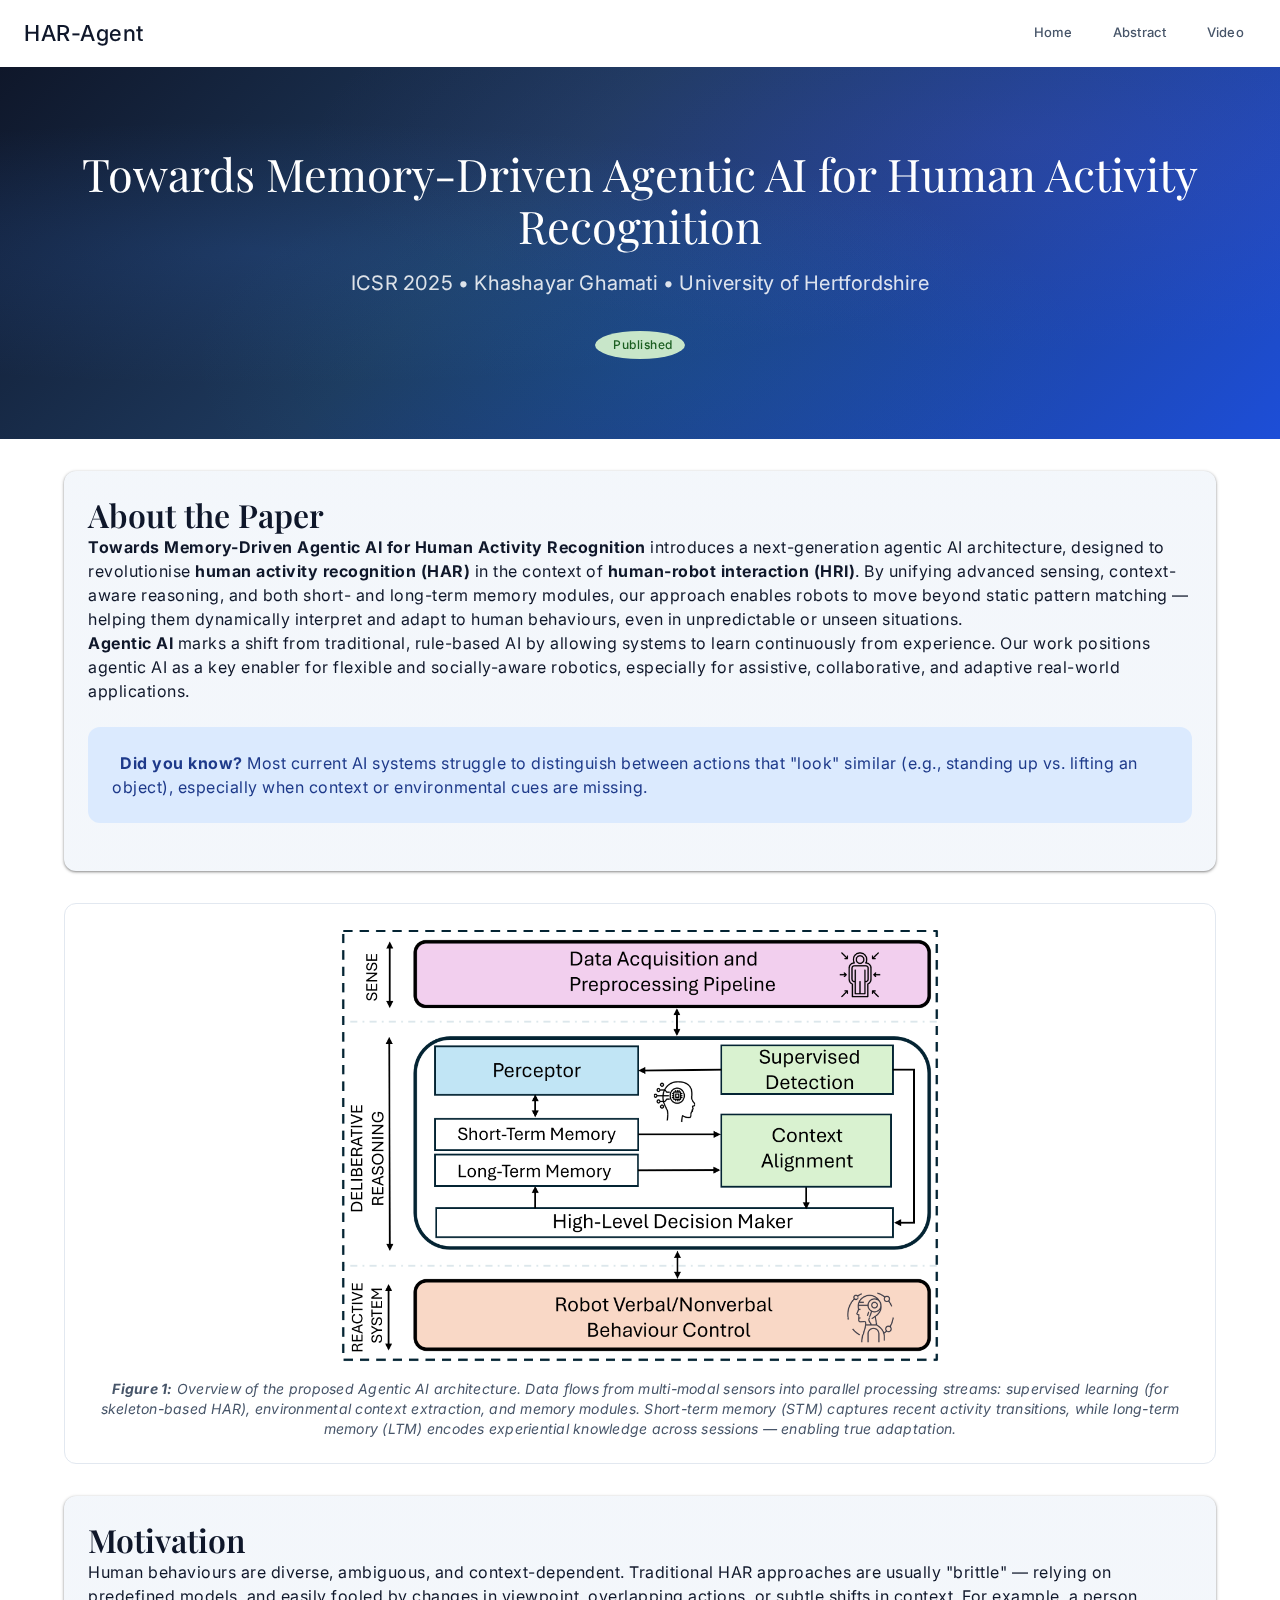
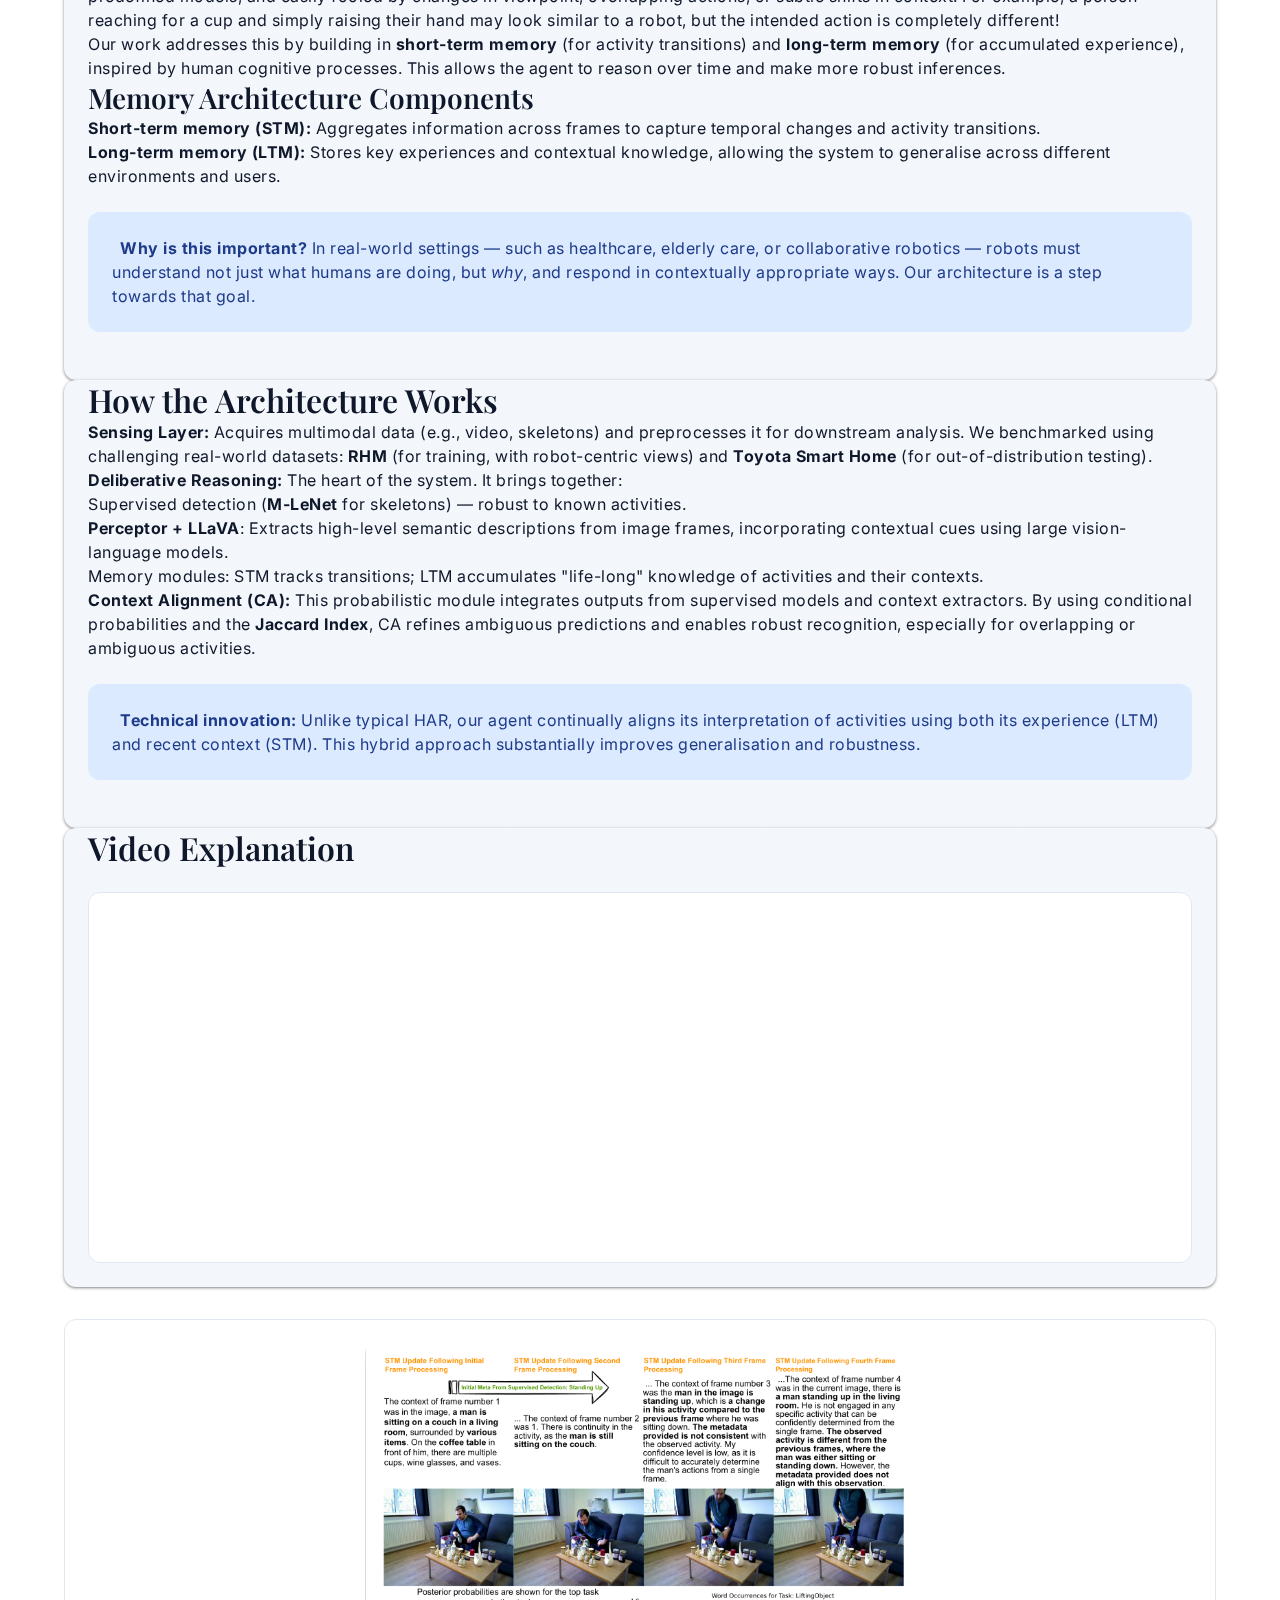
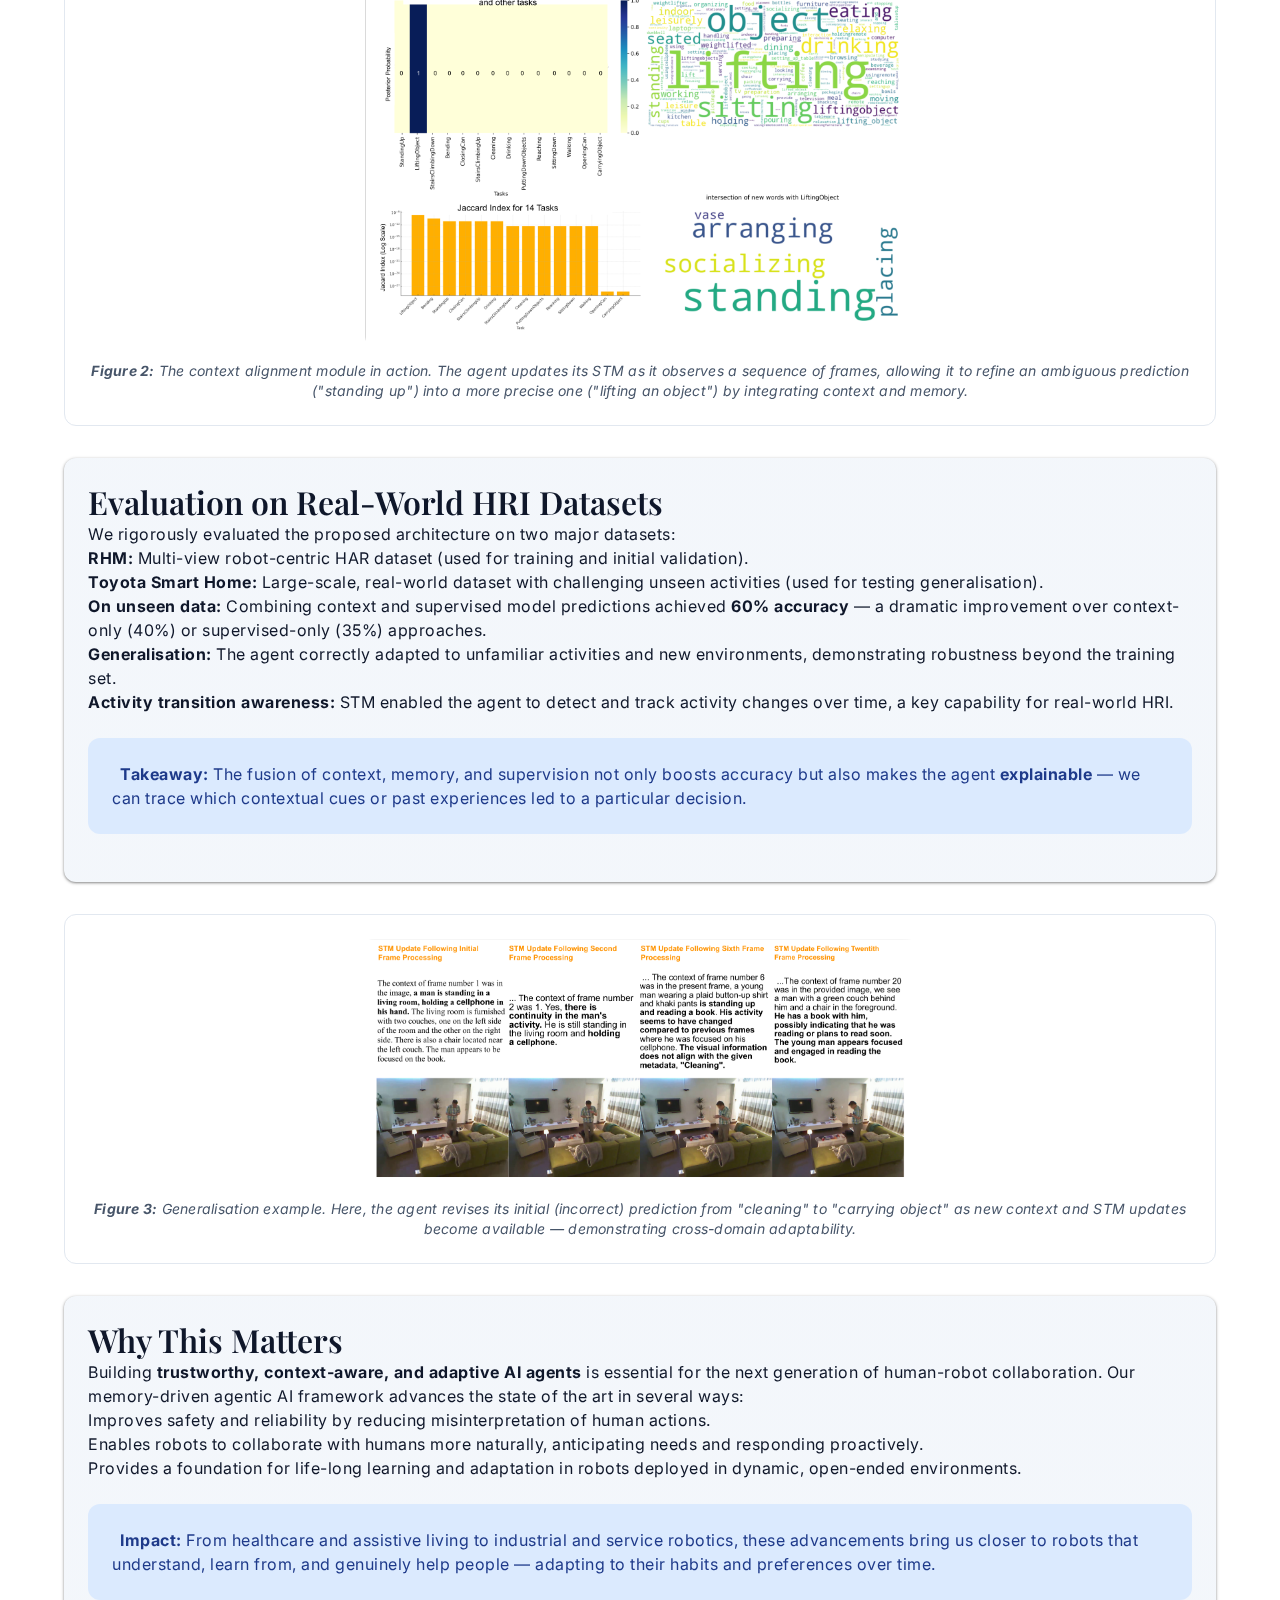
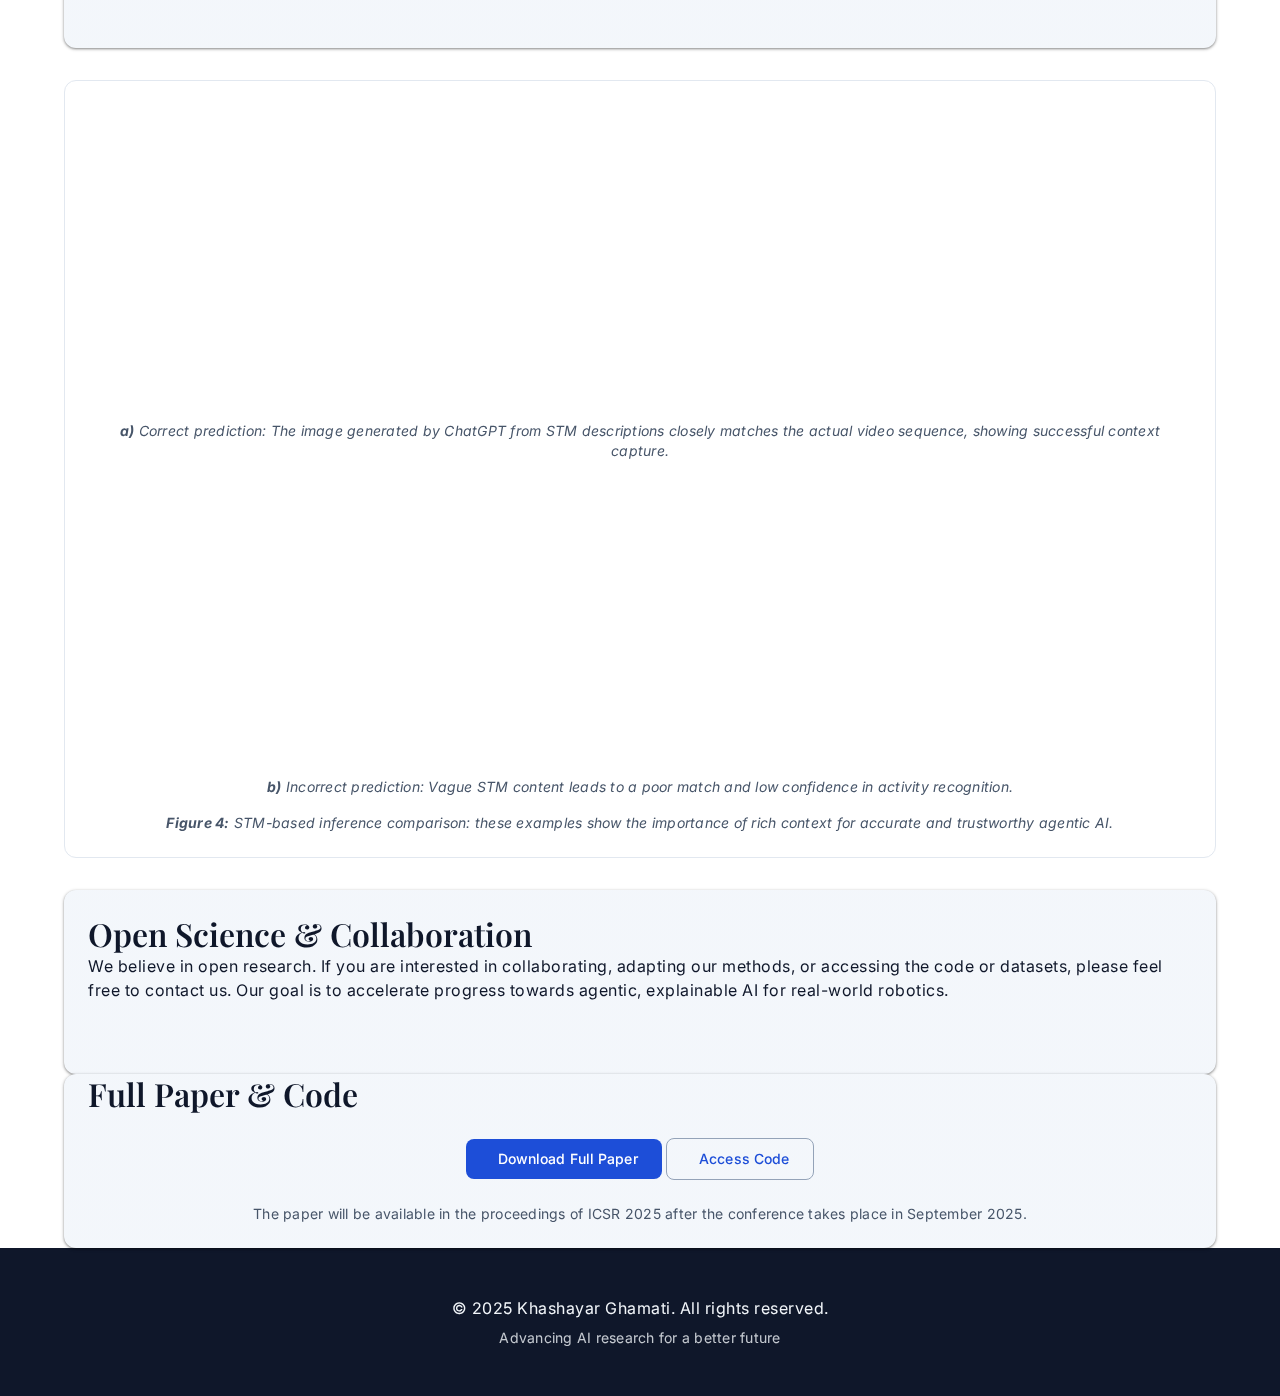
<file: har-agent/index.html>
<!DOCTYPE html>
<html lang="en-GB">
<head>
    <meta charset="UTF-8">
    <meta name="viewport" content="width=device-width, initial-scale=1.0">
    <meta name="robots" content="index, follow">

    <!-- DNS Prefetch and Preconnect for Performance -->
    <link rel="dns-prefetch" href="//fonts.googleapis.com">
    <link rel="dns-prefetch" href="//cdnjs.cloudflare.com">
    <link rel="preconnect" href="https://fonts.googleapis.com" crossorigin>
    <link rel="preconnect" href="https://fonts.gstatic.com" crossorigin>
    <link rel="preconnect" href="https://cdnjs.cloudflare.com" crossorigin>

    <!-- SEO Meta Tags -->
    <title>Memory-Driven Agentic AI for HAR | ICSR 2025</title>
    <meta name="description" content="Agentic AI for human activity recognition with memory-driven continual learning and context-aware reasoning for human-robot interaction. ICSR 2025.">
    <meta name="keywords" content="human activity recognition, HAR, continual learning, memory-driven AI, agentic AI, human-robot interaction, HRI, reinforcement learning, explainable AI, context awareness, ICSR 2025, Khashayar Ghamati, adaptive robotics, vision language model, supervised learning, machine learning, AI conference, neuromorphic computing, cognitive architectures">

    <!-- Open Graph -->
    <meta property="og:title" content="Memory-Driven Agentic AI for HAR | ICSR 2025">
    <meta property="og:description" content="Agentic AI architecture for robust, explainable human activity recognition in HRI — fusing memory, continual learning, and context-aware reasoning. ICSR 2025.">
    <meta property="og:image" content="https://ghamati.com/har-agent/main-arch.PNG">
    <meta property="og:type" content="article">
    <meta property="og:url" content="https://ghamati.com/har-agent/">
    <meta property="og:site_name" content="Khashayar Ghamati - AI Research">
    <meta property="og:locale" content="en_GB">

    <!-- Twitter Card -->
    <meta name="twitter:card" content="summary_large_image">
    <meta name="twitter:title" content="Memory-Driven Agentic AI for HAR | ICSR 2025">
    <meta name="twitter:description" content="ICSR 2025: Continual learning & memory-driven human activity recognition in HRI.">
    <meta name="twitter:image" content="https://ghamati.com/har-agent/main-arch.PNG">

    <link rel="canonical" href="https://ghamati.com/har-agent/">

    <!-- Google Fonts -->
    <link rel="stylesheet" href="https://fonts.googleapis.com/css2?family=Inter:wght@300;400;500;600;700&family=Playfair+Display:wght@400;600;700&display=swap">
    <!-- Material Design 3 Shared CSS -->
    <link rel="stylesheet" href="/css/material-design.css">
    <!-- External CSS for Icons -->
    <link rel="stylesheet" href="https://cdnjs.cloudflare.com/ajax/libs/font-awesome/6.6.0/css/all.min.css" integrity="sha512-Kc323vGBEqzTmouAECnVceyQqyqdsSiqLQISBL29aUW4U/M7pSPA/gEUZQqv1cwx4OnYxTxve5UMg5GT6L4JJg==" crossorigin="anonymous" referrerpolicy="no-referrer">

    <script type="application/ld+json">
        {
            "@context": "https://schema.org",
            "@type": "ScholarlyArticle",
            "headline": "Towards Memory-Driven Agentic AI for Human Activity Recognition",
            "author": [{
                "@type": "Person",
                "name": "Khashayar Ghamati",
                "affiliation": "University of Hertfordshire"
            }],
            "datePublished": "2025-09-05",
            "publisher": {
                "@type": "Organization",
                "name": "ICSR Conference"
            },
            "about": [
                "human activity recognition",
                "HAR",
                "continual learning",
                "memory-driven AI",
                "agentic AI",
                "human-robot interaction",
                "reinforcement learning"
            ],
            "description": "This paper introduces an agentic AI framework for robust human activity recognition in HRI, leveraging memory, context-aware reasoning, and continual learning. Accepted for presentation at ICSR 2025."
        }
    </script>

    <!-- Google Analytics -->
    <script async src="https://www.googletagmanager.com/gtag/js?id=G-HV1K905FF2"></script>
    <script>
        window.dataLayer = window.dataLayer || [];
        function gtag(){dataLayer.push(arguments);}
        gtag('js', new Date());
        gtag('config', 'G-HV1K905FF2');
    </script>

    <style>
        .md-highlight-box .fas { margin-right: 0.5rem; }
        .md-figure--multi img { margin-bottom: 1rem; }
        .md-figure--multi img:last-of-type { margin-bottom: 0; }
    </style>
</head>
<body>

<a href="#main-content" class="md-skip-link">Skip to main content</a>

<!-- Top App Bar -->
<nav class="md-top-app-bar" id="top-bar">
    <span class="md-top-app-bar__title">HAR-Agent</span>
    <div class="md-top-app-bar__nav">
        <a href="/"><i class="fas fa-home"></i> Home</a>
        <a href="#main-content"><i class="fas fa-file-alt"></i> Abstract</a>
        <a href="#exp"><i class="fas fa-video"></i> Video</a>
    </div>
</nav>

<!-- Hero Section -->
<header class="md-hero">
    <h1 class="md-display-medium">Towards Memory-Driven Agentic AI for Human Activity Recognition</h1>
    <p class="md-hero__subtitle">ICSR 2025 &bull; Khashayar Ghamati &bull; University of Hertfordshire</p>
    <div class="md-hero__actions">
        <span class="md-publication-status md-publication-status--published"><i class="fas fa-check-circle"></i> Published</span>
    </div>
</header>

<main id="main-content">
    <div class="md-container">
        <section class="md-section md-card-elevated md-mt-32">
            <h2 class="md-headline-large">About the Paper</h2>
            <p class="md-body-large">
                <strong>Towards Memory-Driven Agentic AI for Human Activity Recognition</strong> introduces a next-generation agentic AI architecture, designed to revolutionise <b>human activity recognition (HAR)</b> in the context of <b>human-robot interaction (HRI)</b>. By unifying advanced sensing, context-aware reasoning, and both short- and long-term memory modules, our approach enables robots to move beyond static pattern matching — helping them dynamically interpret and adapt to human behaviours, even in unpredictable or unseen situations.
            </p>
            <p class="md-body-large">
                <b>Agentic AI</b> marks a shift from traditional, rule-based AI by allowing systems to learn continuously from experience. Our work positions agentic AI as a key enabler for flexible and socially-aware robotics, especially for assistive, collaborative, and adaptive real-world applications.
            </p>

            <div class="md-highlight-box">
                <i class="fas fa-lightbulb"></i> <b>Did you know?</b> Most current AI systems struggle to distinguish between actions that "look" similar (e.g., standing up vs. lifting an object), especially when context or environmental cues are missing.
            </div>
        </section>

        <div class="md-figure md-mt-32">
            <img src="main-arch.PNG" alt="Memory-driven agentic AI architecture for continual human activity recognition, context-aware reasoning, and human-robot interaction, ICSR 2025" loading="eager" width="600" height="450">
            <p class="md-figure__caption"><b>Figure 1:</b> Overview of the proposed Agentic AI architecture. Data flows from multi-modal sensors into parallel processing streams: supervised learning (for skeleton-based HAR), environmental context extraction, and memory modules. Short-term memory (STM) captures recent activity transitions, while long-term memory (LTM) encodes experiential knowledge across sessions — enabling true adaptation.</p>
        </div>

        <section class="md-section md-card-elevated">
            <h2 class="md-headline-large">Motivation</h2>
            <p class="md-body-large">
                Human behaviours are diverse, ambiguous, and context-dependent. Traditional HAR approaches are usually "brittle" — relying on predefined models, and easily fooled by changes in viewpoint, overlapping actions, or subtle shifts in context. For example, a person reaching for a cup and simply raising their hand may look similar to a robot, but the intended action is completely different!
            </p>
            <p class="md-body-large">
                Our work addresses this by building in <b>short-term memory</b> (for activity transitions) and <b>long-term memory</b> (for accumulated experience), inspired by human cognitive processes. This allows the agent to reason over time and make more robust inferences.
            </p>

            <h3 class="md-headline-medium">Memory Architecture Components</h3>
            <ul>
                <li class="md-body-large"><b>Short-term memory (STM):</b> Aggregates information across frames to capture temporal changes and activity transitions.</li>
                <li class="md-body-large"><b>Long-term memory (LTM):</b> Stores key experiences and contextual knowledge, allowing the system to generalise across different environments and users.</li>
            </ul>

            <div class="md-highlight-box">
                <i class="fas fa-info-circle"></i> <b>Why is this important?</b> In real-world settings — such as healthcare, elderly care, or collaborative robotics — robots must understand not just what humans are doing, but <i>why</i>, and respond in contextually appropriate ways. Our architecture is a step towards that goal.
            </div>
        </section>

        <section class="md-section md-card-elevated">
            <h2 class="md-headline-large">How the Architecture Works</h2>
            <ul>
                <li class="md-body-large"><strong>Sensing Layer:</strong> Acquires multimodal data (e.g., video, skeletons) and preprocesses it for downstream analysis. We benchmarked using challenging real-world datasets: <b>RHM</b> (for training, with robot-centric views) and <b>Toyota Smart Home</b> (for out-of-distribution testing).</li>
                <li class="md-body-large"><strong>Deliberative Reasoning:</strong> The heart of the system. It brings together:
                    <ul>
                        <li>Supervised detection (<b>M-LeNet</b> for skeletons) — robust to known activities.</li>
                        <li><b>Perceptor + LLaVA</b>: Extracts high-level semantic descriptions from image frames, incorporating contextual cues using large vision-language models.</li>
                        <li>Memory modules: STM tracks transitions; LTM accumulates "life-long" knowledge of activities and their contexts.</li>
                    </ul>
                </li>
                <li class="md-body-large"><strong>Context Alignment (CA):</strong> This probabilistic module integrates outputs from supervised models and context extractors. By using conditional probabilities and the <b>Jaccard Index</b>, CA refines ambiguous predictions and enables robust recognition, especially for overlapping or ambiguous activities.</li>
            </ul>

            <div class="md-highlight-box">
                <i class="fas fa-cogs"></i> <b>Technical innovation:</b> Unlike typical HAR, our agent continually aligns its interpretation of activities using both its experience (LTM) and recent context (STM). This hybrid approach substantially improves generalisation and robustness.
            </div>
        </section>

        <section class="md-section md-card-elevated" id="exp">
            <h2 class="md-headline-large">Video Explanation</h2>
            <div class="md-card-outlined md-mt-24" style="text-align:center; padding:24px;">
                <iframe src="https://www.youtube.com/embed/pB8x4oMSqqY" title="Towards Memory-Driven Agentic AI for Human Activity Recognition" allow="accelerometer; autoplay; clipboard-write; encrypted-media; gyroscope; picture-in-picture" allowfullscreen loading="lazy" style="width:100%; max-width:560px; height:315px; border:none; border-radius:var(--md-shape-md);"></iframe>
            </div>
        </section>

        <div class="md-figure">
            <img src="a2.png" alt="Context alignment using short-term and long-term memory in agentic AI for human activity recognition, ICSR 2025" loading="lazy" width="550" height="400">
            <p class="md-figure__caption"><b>Figure 2:</b> The context alignment module in action. The agent updates its STM as it observes a sequence of frames, allowing it to refine an ambiguous prediction ("standing up") into a more precise one ("lifting an object") by integrating context and memory.</p>
        </div>

        <section class="md-section md-card-elevated">
            <h2 class="md-headline-large">Evaluation on Real-World HRI Datasets</h2>
            <p class="md-body-large">
                We rigorously evaluated the proposed architecture on two major datasets:
            </p>
            <ul>
                <li class="md-body-large"><b>RHM:</b> Multi-view robot-centric HAR dataset (used for training and initial validation).</li>
                <li class="md-body-large"><b>Toyota Smart Home:</b> Large-scale, real-world dataset with challenging unseen activities (used for testing generalisation).</li>
            </ul>
            <ul>
                <li class="md-body-large"><b>On unseen data:</b> Combining context and supervised model predictions achieved <b>60% accuracy</b> — a dramatic improvement over context-only (40%) or supervised-only (35%) approaches.</li>
                <li class="md-body-large"><b>Generalisation:</b> The agent correctly adapted to unfamiliar activities and new environments, demonstrating robustness beyond the training set.</li>
                <li class="md-body-large"><b>Activity transition awareness:</b> STM enabled the agent to detect and track activity changes over time, a key capability for real-world HRI.</li>
            </ul>

            <div class="md-highlight-box">
                <i class="fas fa-chart-line"></i> <b>Takeaway:</b> The fusion of context, memory, and supervision not only boosts accuracy but also makes the agent <b>explainable</b> — we can trace which contextual cues or past experiences led to a particular decision.
            </div>
        </section>

        <div class="md-figure">
            <img src="a1.png" alt="Generalisation to unseen human activities by memory-driven agentic AI, HAR, and HRI" loading="lazy" width="550" height="400">
            <p class="md-figure__caption"><b>Figure 3:</b> Generalisation example. Here, the agent revises its initial (incorrect) prediction from "cleaning" to "carrying object" as new context and STM updates become available — demonstrating cross-domain adaptability.</p>
        </div>

        <section class="md-section md-card-elevated">
            <h2 class="md-headline-large">Why This Matters</h2>
            <p class="md-body-large">
                Building <b>trustworthy, context-aware, and adaptive AI agents</b> is essential for the next generation of human-robot collaboration. Our memory-driven agentic AI framework advances the state of the art in several ways:
            </p>
            <ul>
                <li class="md-body-large">Improves safety and reliability by reducing misinterpretation of human actions.</li>
                <li class="md-body-large">Enables robots to collaborate with humans more naturally, anticipating needs and responding proactively.</li>
                <li class="md-body-large">Provides a foundation for life-long learning and adaptation in robots deployed in dynamic, open-ended environments.</li>
            </ul>

            <div class="md-highlight-box">
                <i class="fas fa-robot"></i> <b>Impact:</b> From healthcare and assistive living to industrial and service robotics, these advancements bring us closer to robots that understand, learn from, and genuinely help people — adapting to their habits and preferences over time.
            </div>
        </section>

        <div class="md-figure md-figure--multi">
            <img src="b1.png" alt="Successful STM-based inference, human activity recognition with context memory, agentic AI" loading="lazy" width="400" height="300">
            <p class="md-figure__caption"><b>a)</b> Correct prediction: The image generated by ChatGPT from STM descriptions closely matches the actual video sequence, showing successful context capture.</p>
            <img src="b2.png" alt="Failed STM-based inference, challenges in human activity recognition with agentic AI and memory context" loading="lazy" width="400" height="300">
            <p class="md-figure__caption"><b>b)</b> Incorrect prediction: Vague STM content leads to a poor match and low confidence in activity recognition.</p>
            <p class="md-figure__caption"><b>Figure 4:</b> STM-based inference comparison: these examples show the importance of rich context for accurate and trustworthy agentic AI.</p>
        </div>

        <section class="md-section md-card-elevated">
            <h2 class="md-headline-large">Open Science & Collaboration</h2>
            <p class="md-body-large">
                We believe in open research. If you are interested in collaborating, adapting our methods, or accessing the code or datasets, please feel free to contact us. Our goal is to accelerate progress towards agentic, explainable AI for real-world robotics.
            </p>

            <div class="md-social-links" style="justify-content:center;">
                <a href="https://scholar.google.com/citations?user=zRG8t_oAAAAJ&hl=en" target="_blank" rel="noopener" title="Google Scholar">
                    <i class="fas fa-graduation-cap"></i>
                </a>
                <a href="https://orcid.org/0009-0002-6416-3127" target="_blank" rel="noopener" title="ORCID">
                    <i class="fab fa-orcid"></i>
                </a>
            </div>
        </section>

        <section class="md-section md-card-elevated">
            <h2 class="md-headline-large">Full Paper & Code</h2>
            <div style="text-align:center; padding:24px 0;">
                <a href="#" class="md-btn-filled" onclick="showPaperDialog(event)">
                    <i class="fas fa-download"></i> Download Full Paper
                </a>
                <a href="#" class="md-btn-outlined" onclick="showCodeDialog(event)">
                    <i class="fas fa-code"></i> Access Code
                </a>
            </div>
            <p class="md-body-medium" style="text-align:center; color:var(--md-on-surface-variant);">
                <i class="fas fa-info-circle"></i> The paper will be available in the proceedings of ICSR 2025 after the conference takes place in September 2025.
            </p>
        </section>
    </div>
</main>

<script>
    function showCodeDialog(event) {
        event.preventDefault();
        alert("To access the source code, please email us at: k.ghamati@herts.ac.uk");
    }

    function showPaperDialog(event) {
        event.preventDefault();
        alert("The paper will be available in the proceedings of ICSR 2025 after the conference takes place in September 2025.");
    }

    // Top app bar scroll elevation
    window.addEventListener('scroll', function() {
        document.getElementById('top-bar').classList.toggle('md-scrolled', window.scrollY > 0);
    }, { passive: true });
</script>

<footer style="background-color:var(--md-inverse-surface); color:var(--md-inverse-on-surface); text-align:center; padding:48px 24px;">
    <div class="md-container">
        <p class="md-body-large">&copy; 2025 Khashayar Ghamati. All rights reserved.</p>
        <p class="md-body-medium" style="opacity:0.8; margin-top:8px;">Advancing AI research for a better future</p>
    </div>
</footer>

</body>
</html>
</file>
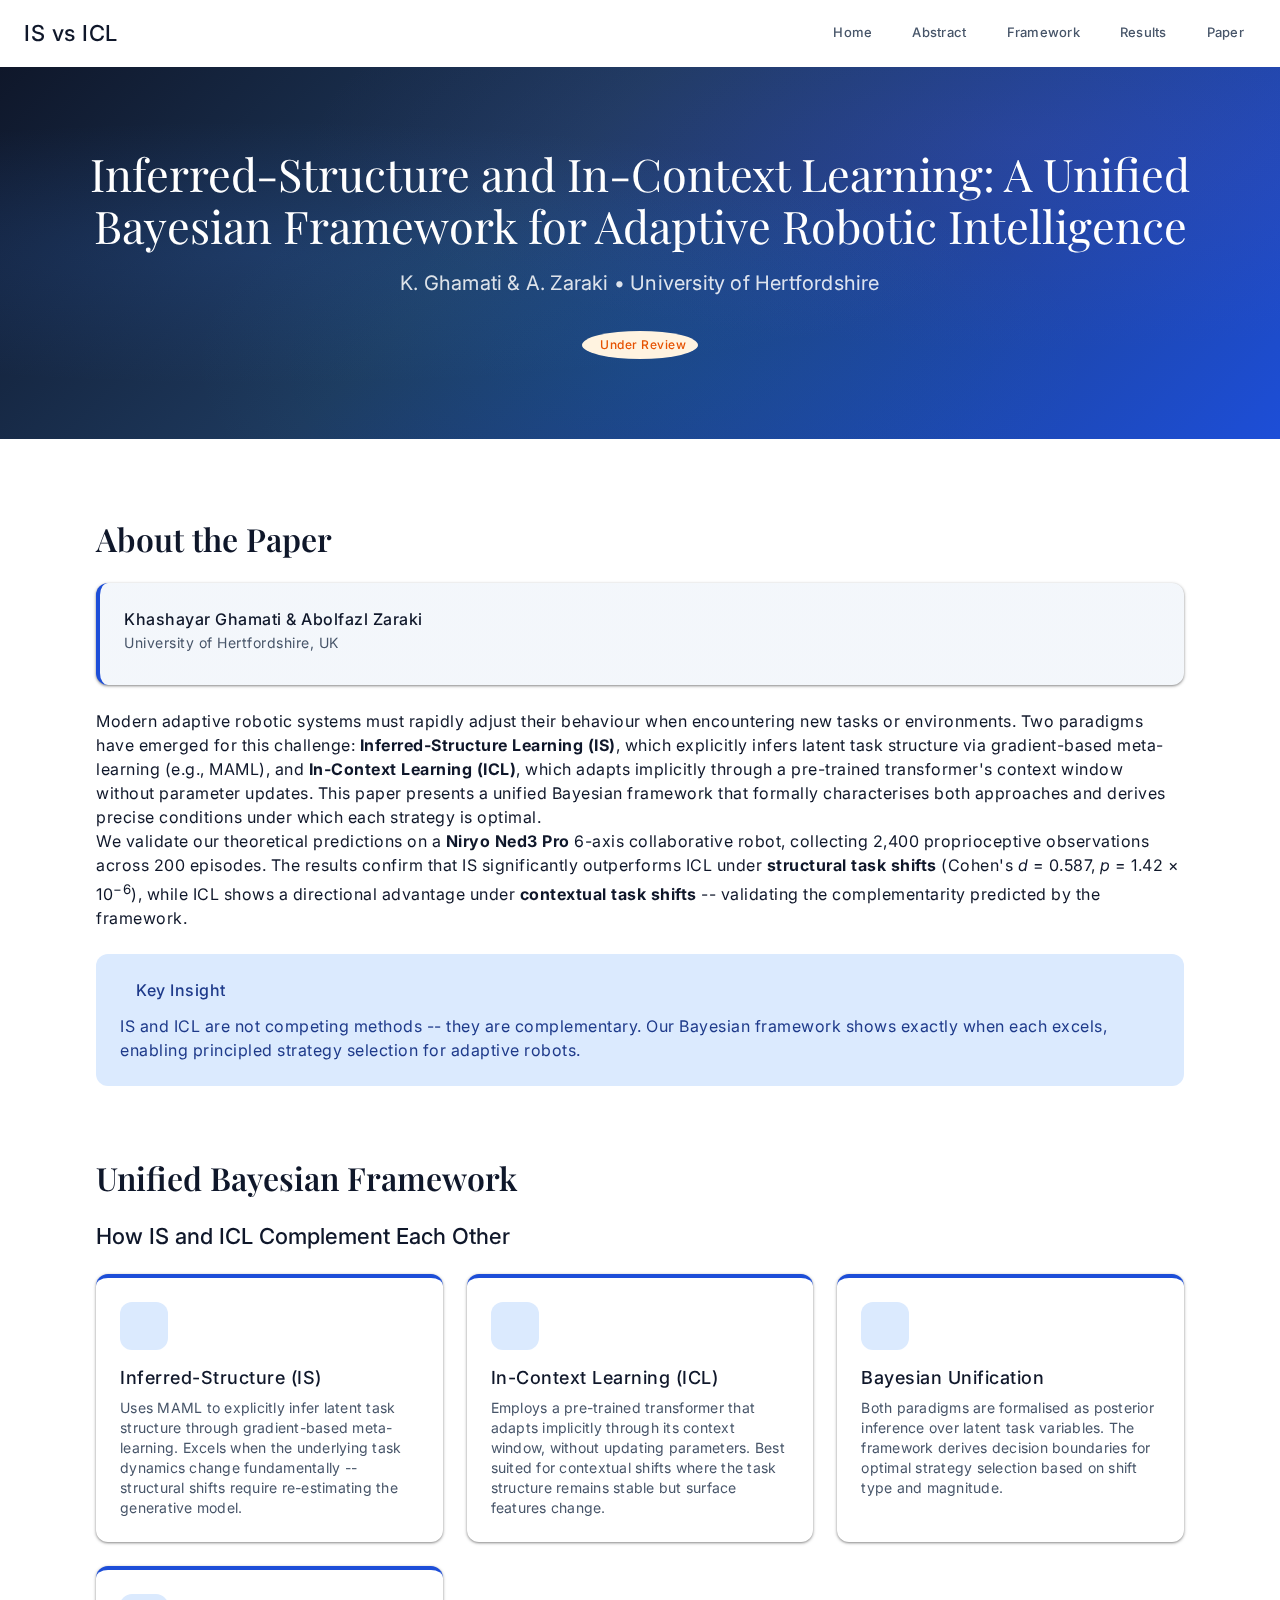
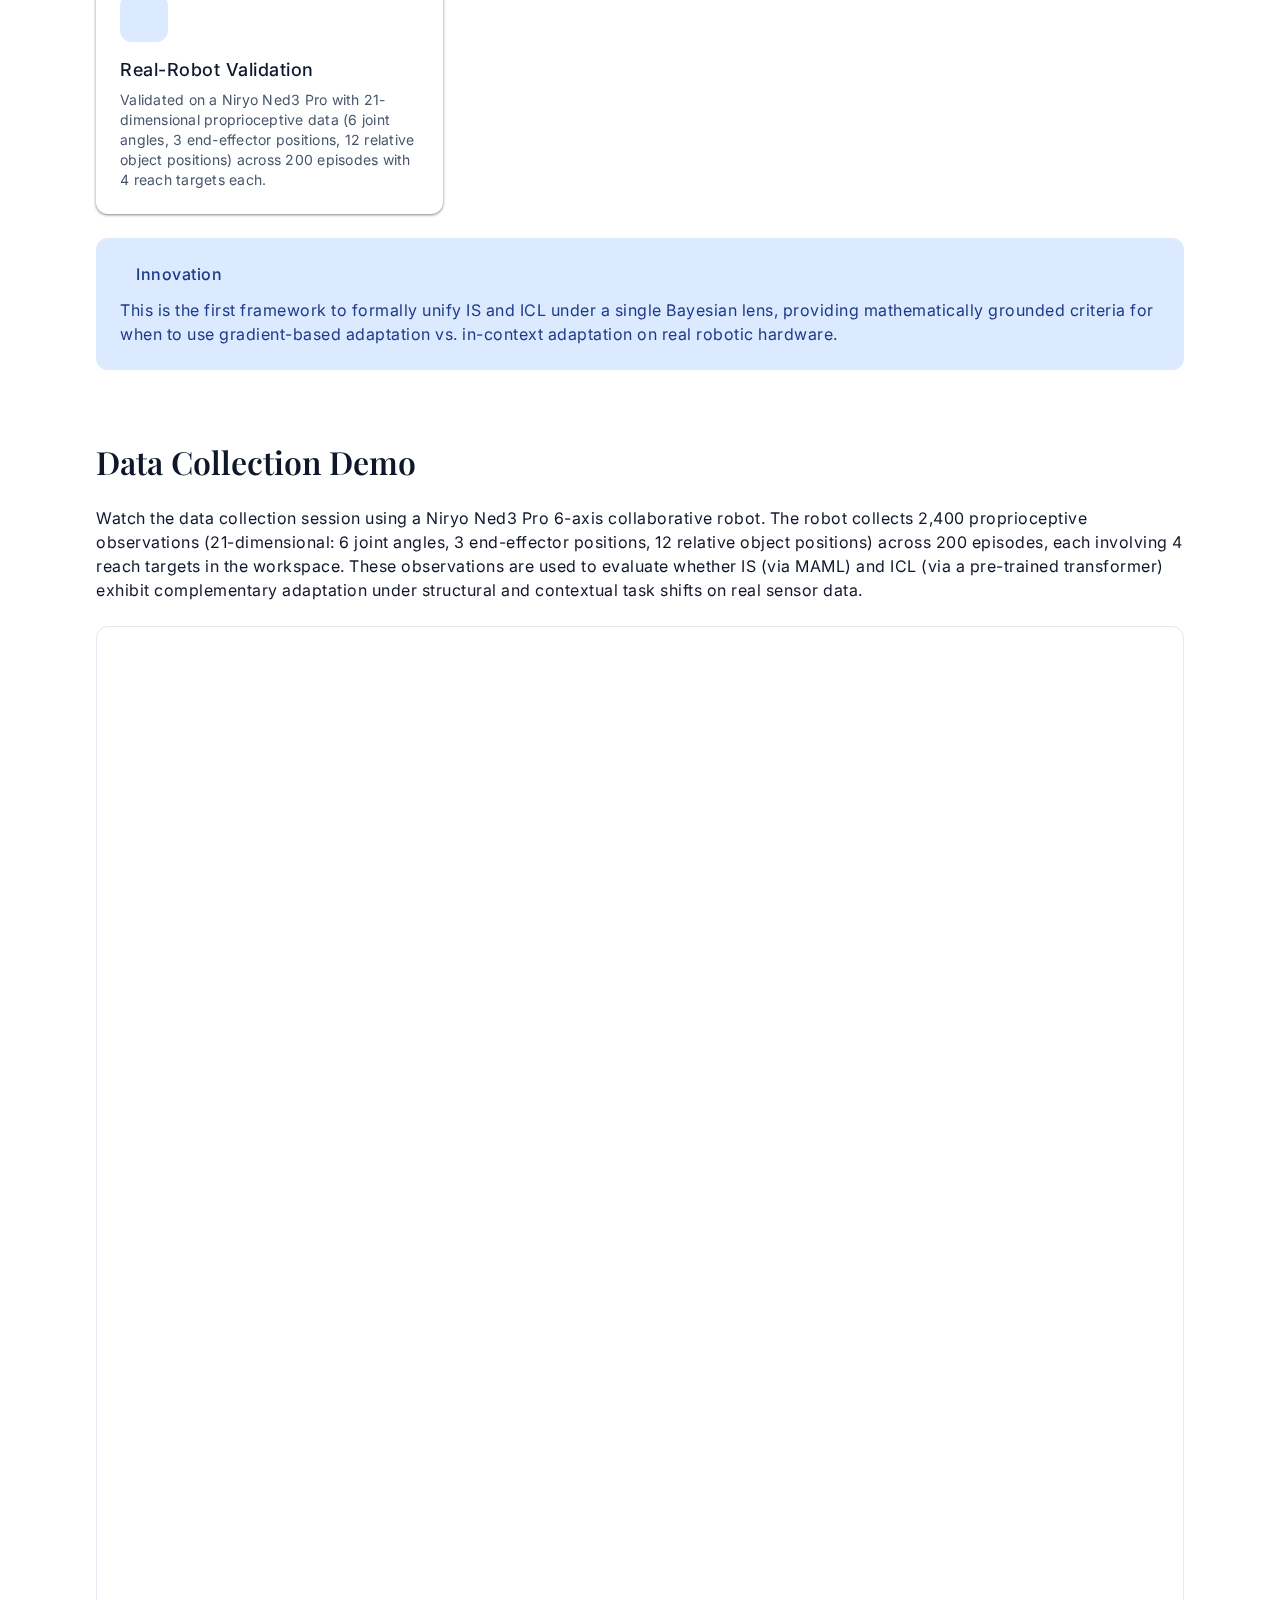
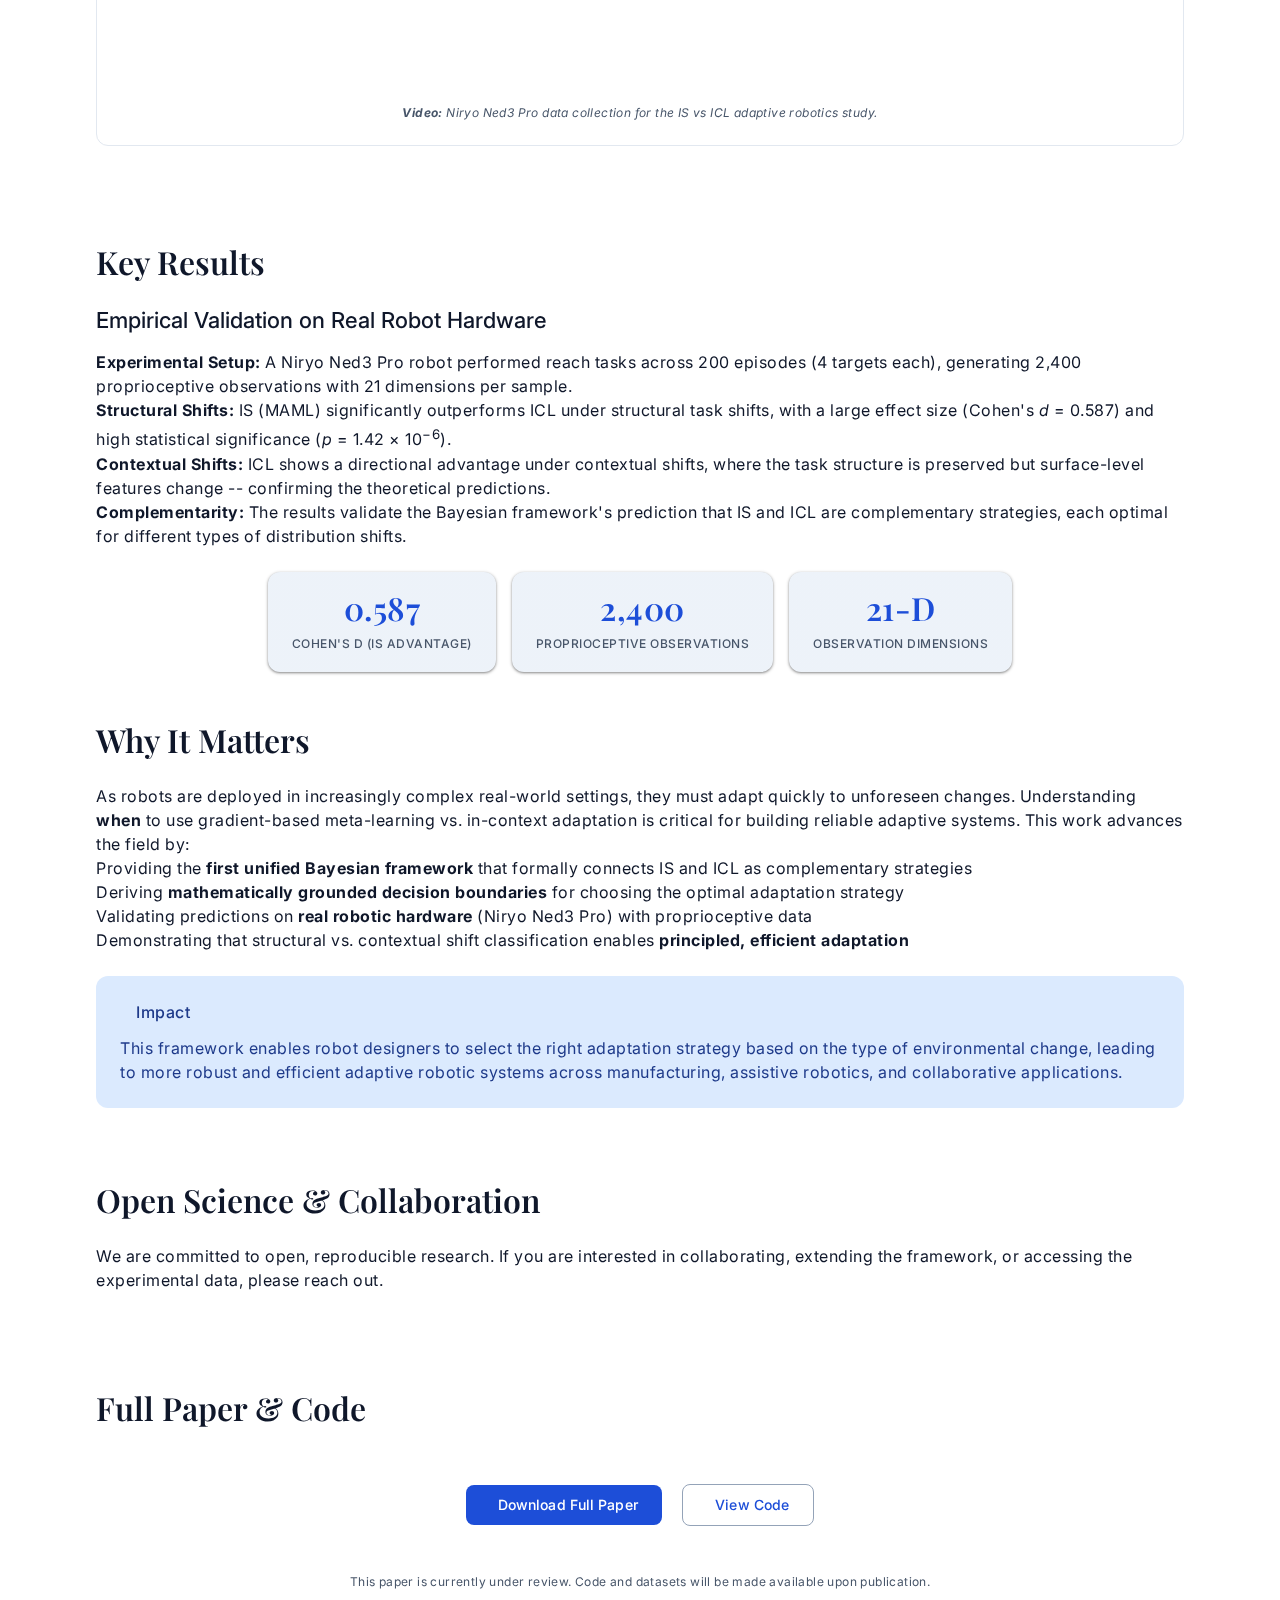
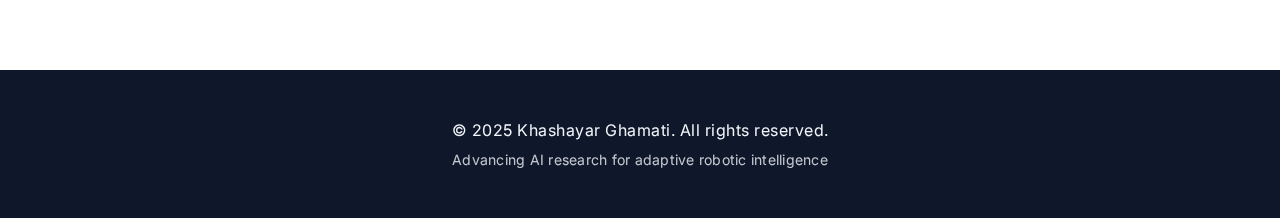
<file: isvsicl/index.html>
<!DOCTYPE html>
<html lang="en-GB">
<head>
  <meta charset="UTF-8">
  <meta name="viewport" content="width=device-width, initial-scale=1.0">
  <meta name="robots" content="index, follow">

  <!-- DNS Prefetch and Preconnect for Performance -->
  <link rel="dns-prefetch" href="//fonts.googleapis.com">
  <link rel="dns-prefetch" href="//cdnjs.cloudflare.com">
  <link rel="preconnect" href="https://fonts.googleapis.com" crossorigin>
  <link rel="preconnect" href="https://fonts.gstatic.com" crossorigin>
  <link rel="preconnect" href="https://cdnjs.cloudflare.com" crossorigin>

  <!-- SEO Meta Tags -->
  <title>IS vs ICL: A Unified Bayesian Framework for Adaptive Robotic Intelligence</title>
  <meta name="description" content="Inferred-Structure vs In-Context Learning: A unified Bayesian framework comparing MAML and pre-trained transformers for adaptive robotic intelligence using Niryo Ned3 Pro. K. Ghamati & A. Zaraki.">
  <meta name="keywords" content="inferred-structure learning, in-context learning, MAML, meta-learning, Bayesian framework, adaptive robotics, robotic intelligence, Niryo Ned3 Pro, collaborative robot, proprioceptive learning, task adaptation, structural shifts, contextual shifts, transformer, Khashayar Ghamati, Abolfazl Zaraki, University of Hertfordshire, reinforcement learning, machine learning, HRI">
  <meta name="author" content="Khashayar Ghamati">

  <!-- Open Graph -->
  <meta property="og:title" content="IS vs ICL: A Unified Bayesian Framework for Adaptive Robotic Intelligence">
  <meta property="og:description" content="Comparing Inferred-Structure (MAML) and In-Context Learning (transformer) for adaptive robotics. IS outperforms ICL under structural shifts (d=0.587, p=1.42e-6) on real Niryo Ned3 Pro data.">
  <meta property="og:type" content="article">
  <meta property="og:url" content="https://ghamati.com/isvsicl/">
  <meta property="og:site_name" content="Khashayar Ghamati - AI Research">
  <meta property="og:locale" content="en_GB">
  <meta property="article:author" content="Khashayar Ghamati">
  <meta property="article:section" content="Artificial Intelligence">
  <meta property="article:tag" content="meta-learning">
  <meta property="article:tag" content="adaptive robotics">
  <meta property="article:tag" content="Bayesian framework">

  <!-- Twitter Card -->
  <meta name="twitter:card" content="summary_large_image">
  <meta name="twitter:title" content="IS vs ICL: Bayesian Framework for Adaptive Robotic Intelligence">
  <meta name="twitter:description" content="Unified Bayesian framework comparing Inferred-Structure (MAML) and In-Context Learning (transformer) for adaptive robotics. Validated on Niryo Ned3 Pro robot.">
  <meta name="twitter:creator" content="@khashayarghamati">

  <link rel="canonical" href="https://ghamati.com/isvsicl/">

  <!-- Google Fonts -->
  <link rel="stylesheet" href="https://fonts.googleapis.com/css2?family=Inter:wght@300;400;500;600;700&family=Playfair+Display:wght@400;600;700&display=swap">
  <!-- Material Design 3 Shared CSS -->
  <link rel="stylesheet" href="/css/material-design.css">
  <!-- Font Awesome Icons -->
  <link rel="stylesheet" href="https://cdnjs.cloudflare.com/ajax/libs/font-awesome/6.6.0/css/all.min.css" integrity="sha512-Kc323vGBEqzTmouAECnVceyQqyqdsSiqLQISBL29aUW4U/M7pSPA/gEUZQqv1cwx4OnYxTxve5UMg5GT6L4JJg==" crossorigin="anonymous" referrerpolicy="no-referrer">

  <!-- Structured Data -->
  <script type="application/ld+json">
    {
      "@context": "https://schema.org",
      "@type": "ScholarlyArticle",
      "headline": "Inferred-Structure and In-Context Learning: A Unified Bayesian Framework for Adaptive Robotic Intelligence",
      "author": [
        {
          "@type": "Person",
          "name": "Khashayar Ghamati",
          "affiliation": {
            "@type": "Organization",
            "name": "University of Hertfordshire"
          },
          "url": "https://ghamati.com",
          "sameAs": [
            "https://scholar.google.com/citations?user=zRG8t_oAAAAJ&hl=en",
            "https://orcid.org/0009-0002-6416-3127"
          ]
        },
        {
          "@type": "Person",
          "name": "Abolfazl Zaraki",
          "affiliation": {
            "@type": "Organization",
            "name": "University of Hertfordshire"
          }
        }
      ],
      "datePublished": "2026",
      "url": "https://ghamati.com/isvsicl/",
      "inLanguage": "en",
      "about": [
        "inferred-structure learning",
        "in-context learning",
        "meta-learning",
        "MAML",
        "Bayesian framework",
        "adaptive robotics",
        "collaborative robot",
        "proprioceptive learning",
        "task adaptation"
      ],
      "description": "A unified Bayesian framework comparing Inferred-Structure Learning (MAML) and In-Context Learning (pre-trained transformer) for adaptive robotic intelligence, validated on a Niryo Ned3 Pro robot with 2,400 proprioceptive observations.",
      "keywords": "inferred-structure learning, in-context learning, MAML, meta-learning, Bayesian framework, adaptive robotics, Niryo Ned3 Pro",
      "isAccessibleForFree": true,
      "creativeWorkStatus": "Under Review"
    }
  </script>

  <!-- Google Analytics -->
  <script async src="https://www.googletagmanager.com/gtag/js?id=G-HV1K905FF2"></script>
  <script>
    window.dataLayer = window.dataLayer || [];
    function gtag(){dataLayer.push(arguments);}
    gtag('js', new Date());
    gtag('config', 'G-HV1K905FF2');
  </script>

  <style>
    .md-highlight-box .fas { margin-right: 0.5rem; }
  </style>
</head>
<body>

<a href="#main-content" class="md-skip-link">Skip to main content</a>

<!-- Top App Bar -->
<nav class="md-top-app-bar" id="top-bar">
  <span class="md-top-app-bar__title">IS vs ICL</span>
  <div class="md-top-app-bar__nav">
    <a href="/"><i class="fas fa-home"></i> Home</a>
    <a href="#abstract"><i class="fas fa-file-alt"></i> Abstract</a>
    <a href="#framework"><i class="fas fa-cogs"></i> Framework</a>
    <a href="#results"><i class="fas fa-chart-bar"></i> Results</a>
    <a href="#access"><i class="fas fa-download"></i> Paper</a>
  </div>
</nav>

<!-- Hero Section -->
<header class="md-hero">
  <h1 class="md-display-medium">Inferred-Structure and In-Context Learning: A Unified Bayesian Framework for Adaptive Robotic Intelligence</h1>
  <p class="md-hero__subtitle">K. Ghamati &amp; A. Zaraki &bull; University of Hertfordshire</p>
  <div class="md-hero__actions">
    <span class="md-publication-status md-publication-status--review"><i class="fas fa-clock"></i> Under Review</span>
  </div>
</header>

<main id="main-content">
  <div class="md-container md-sp-32">

    <!-- About / Abstract -->
    <section class="md-section" id="abstract">
      <h2 class="md-headline-large md-mb-24">About the Paper</h2>

      <div class="md-author-card md-mb-24">
        <div class="md-author-card__info">
          <div class="md-author-card__name">Khashayar Ghamati &amp; Abolfazl Zaraki</div>
          <div class="md-author-card__affiliation">University of Hertfordshire, UK</div>
          <div class="md-author-card__links">
            <a href="https://scholar.google.com/citations?user=zRG8t_oAAAAJ&hl=en" target="_blank" rel="noopener" title="Google Scholar"><i class="fas fa-graduation-cap"></i></a>
            <a href="https://orcid.org/0009-0002-6416-3127" target="_blank" rel="noopener" title="ORCID"><i class="fab fa-orcid"></i></a>
          </div>
        </div>
      </div>

      <p class="md-body-large">
        Modern adaptive robotic systems must rapidly adjust their behaviour when encountering new tasks or environments. Two paradigms have emerged for this challenge: <b>Inferred-Structure Learning (IS)</b>, which explicitly infers latent task structure via gradient-based meta-learning (e.g., MAML), and <b>In-Context Learning (ICL)</b>, which adapts implicitly through a pre-trained transformer's context window without parameter updates. This paper presents a unified Bayesian framework that formally characterises both approaches and derives precise conditions under which each strategy is optimal.
      </p>
      <p class="md-body-large">
        We validate our theoretical predictions on a <b>Niryo Ned3 Pro</b> 6-axis collaborative robot, collecting 2,400 proprioceptive observations across 200 episodes. The results confirm that IS significantly outperforms ICL under <b>structural task shifts</b> (Cohen's <i>d</i> = 0.587, <i>p</i> = 1.42 &times; 10<sup>&minus;6</sup>), while ICL shows a directional advantage under <b>contextual task shifts</b> -- validating the complementarity predicted by the framework.
      </p>

      <div class="md-highlight-box">
        <p class="md-highlight-box__title"><i class="fas fa-lightbulb"></i> Key Insight</p>
        <p>IS and ICL are not competing methods -- they are complementary. Our Bayesian framework shows exactly when each excels, enabling principled strategy selection for adaptive robots.</p>
      </div>
    </section>

    <!-- Framework -->
    <section class="md-section" id="framework">
      <h2 class="md-headline-large md-mb-24">Unified Bayesian Framework</h2>
      <h3 class="md-title-large md-mb-16">How IS and ICL Complement Each Other</h3>

      <div class="md-method-grid">
        <div class="md-method-card">
          <div class="md-method-card__icon"><i class="fas fa-brain"></i></div>
          <div class="md-method-card__title">Inferred-Structure (IS)</div>
          <div class="md-method-card__body">Uses MAML to explicitly infer latent task structure through gradient-based meta-learning. Excels when the underlying task dynamics change fundamentally -- structural shifts require re-estimating the generative model.</div>
        </div>
        <div class="md-method-card">
          <div class="md-method-card__icon"><i class="fas fa-layer-group"></i></div>
          <div class="md-method-card__title">In-Context Learning (ICL)</div>
          <div class="md-method-card__body">Employs a pre-trained transformer that adapts implicitly through its context window, without updating parameters. Best suited for contextual shifts where the task structure remains stable but surface features change.</div>
        </div>
        <div class="md-method-card">
          <div class="md-method-card__icon"><i class="fas fa-balance-scale"></i></div>
          <div class="md-method-card__title">Bayesian Unification</div>
          <div class="md-method-card__body">Both paradigms are formalised as posterior inference over latent task variables. The framework derives decision boundaries for optimal strategy selection based on shift type and magnitude.</div>
        </div>
        <div class="md-method-card">
          <div class="md-method-card__icon"><i class="fas fa-robot"></i></div>
          <div class="md-method-card__title">Real-Robot Validation</div>
          <div class="md-method-card__body">Validated on a Niryo Ned3 Pro with 21-dimensional proprioceptive data (6 joint angles, 3 end-effector positions, 12 relative object positions) across 200 episodes with 4 reach targets each.</div>
        </div>
      </div>

      <div class="md-highlight-box">
        <p class="md-highlight-box__title"><i class="fas fa-flask"></i> Innovation</p>
        <p>This is the first framework to formally unify IS and ICL under a single Bayesian lens, providing mathematically grounded criteria for when to use gradient-based adaptation vs. in-context adaptation on real robotic hardware.</p>
      </div>
    </section>

    <!-- Video Section -->
    <section class="md-section">
      <h2 class="md-headline-large md-mb-24">Data Collection Demo</h2>
      <p class="md-body-large">
        Watch the data collection session using a Niryo Ned3 Pro 6-axis collaborative robot. The robot collects 2,400 proprioceptive observations (21-dimensional: 6 joint angles, 3 end-effector positions, 12 relative object positions) across 200 episodes, each involving 4 reach targets in the workspace. These observations are used to evaluate whether IS (via MAML) and ICL (via a pre-trained transformer) exhibit complementary adaptation under structural and contextual task shifts on real sensor data.
      </p>
      <div class="md-card-outlined md-sp-24 md-mt-24" style="overflow:hidden;border-radius:var(--md-shape-md);">
        <div style="position:relative;padding-bottom:100%;height:0;overflow:hidden;max-width:360px;margin:0 auto;">
          <iframe src="https://www.youtube.com/embed/9yoNYzumMOE"
                  style="position:absolute;top:0;left:0;width:100%;height:100%;border:0;"
                  allow="accelerometer; autoplay; clipboard-write; encrypted-media; gyroscope; picture-in-picture; web-share"
                  allowfullscreen
                  title="Niryo Ned3 Pro — Data Collection for IS vs ICL Adaptive Robotics Study"
                  loading="lazy">
          </iframe>
        </div>
        <p class="md-body-small" style="padding:16px 0 0;color:var(--md-on-surface-variant);text-align:center;font-style:italic;"><strong>Video:</strong> Niryo Ned3 Pro data collection for the IS vs ICL adaptive robotics study.</p>
      </div>
    </section>

    <!-- VideoObject Schema -->
    <script type="application/ld+json">
    {
      "@context": "https://schema.org",
      "@type": "VideoObject",
      "name": "Niryo Ned3 Pro — Data Collection for IS vs ICL Adaptive Robotics Study",
      "description": "Data collection session using a Niryo Ned3 Pro 6-axis collaborative robot for the paper: Inferred-Structure and In-Context Learning: A Unified Bayesian Framework for Adaptive Robotic Intelligence. The robot collects 2,400 proprioceptive observations across 200 episodes to evaluate IS (MAML) vs ICL (transformer) under structural and contextual task shifts.",
      "thumbnailUrl": "https://img.youtube.com/vi/9yoNYzumMOE/maxresdefault.jpg",
      "uploadDate": "2026-02-27",
      "contentUrl": "https://www.youtube.com/shorts/9yoNYzumMOE",
      "embedUrl": "https://www.youtube.com/embed/9yoNYzumMOE",
      "publisher": {
        "@type": "Person",
        "name": "Khashayar Ghamati",
        "url": "https://ghamati.com"
      },
      "keywords": "Niryo Ned3 Pro, IS vs ICL, MAML, meta-learning, in-context learning, adaptive robotics, proprioceptive data, collaborative robot",
      "inLanguage": "en",
      "isFamilyFriendly": true
    }
    </script>

    <!-- Results -->
    <section class="md-section" id="results">
      <h2 class="md-headline-large md-mb-24">Key Results</h2>
      <h3 class="md-title-large md-mb-16">Empirical Validation on Real Robot Hardware</h3>

      <ul>
        <li><b>Experimental Setup:</b> A Niryo Ned3 Pro robot performed reach tasks across 200 episodes (4 targets each), generating 2,400 proprioceptive observations with 21 dimensions per sample.</li>
        <li><b>Structural Shifts:</b> IS (MAML) significantly outperforms ICL under structural task shifts, with a large effect size (Cohen's <i>d</i> = 0.587) and high statistical significance (<i>p</i> = 1.42 &times; 10<sup>&minus;6</sup>).</li>
        <li><b>Contextual Shifts:</b> ICL shows a directional advantage under contextual shifts, where the task structure is preserved but surface-level features change -- confirming the theoretical predictions.</li>
        <li><b>Complementarity:</b> The results validate the Bayesian framework's prediction that IS and ICL are complementary strategies, each optimal for different types of distribution shifts.</li>
      </ul>

      <div class="md-stat-row md-mt-24">
        <div class="md-stat-badge">
          <div class="md-stat-badge__value">0.587</div>
          <div class="md-stat-badge__label">Cohen's d (IS advantage)</div>
        </div>
        <div class="md-stat-badge">
          <div class="md-stat-badge__value">2,400</div>
          <div class="md-stat-badge__label">Proprioceptive Observations</div>
        </div>
        <div class="md-stat-badge">
          <div class="md-stat-badge__value">21-D</div>
          <div class="md-stat-badge__label">Observation Dimensions</div>
        </div>
      </div>
    </section>

    <!-- Why It Matters -->
    <section class="md-section">
      <h2 class="md-headline-large md-mb-24">Why It Matters</h2>
      <p class="md-body-large">
        As robots are deployed in increasingly complex real-world settings, they must adapt quickly to unforeseen changes. Understanding <b>when</b> to use gradient-based meta-learning vs. in-context adaptation is critical for building reliable adaptive systems. This work advances the field by:
      </p>
      <ul>
        <li>Providing the <b>first unified Bayesian framework</b> that formally connects IS and ICL as complementary strategies</li>
        <li>Deriving <b>mathematically grounded decision boundaries</b> for choosing the optimal adaptation strategy</li>
        <li>Validating predictions on <b>real robotic hardware</b> (Niryo Ned3 Pro) with proprioceptive data</li>
        <li>Demonstrating that structural vs. contextual shift classification enables <b>principled, efficient adaptation</b></li>
      </ul>
      <div class="md-highlight-box md-mt-24">
        <p class="md-highlight-box__title"><i class="fas fa-hands-helping"></i> Impact</p>
        <p>This framework enables robot designers to select the right adaptation strategy based on the type of environmental change, leading to more robust and efficient adaptive robotic systems across manufacturing, assistive robotics, and collaborative applications.</p>
      </div>
    </section>

    <!-- Open Science -->
    <section class="md-section">
      <h2 class="md-headline-large md-mb-24">Open Science &amp; Collaboration</h2>
      <p class="md-body-large">
        We are committed to open, reproducible research. If you are interested in collaborating, extending the framework, or accessing the experimental data, please reach out.
      </p>
      <div class="md-social-links" style="justify-content:center;">
        <a href="https://scholar.google.com/citations?user=zRG8t_oAAAAJ&hl=en" target="_blank" rel="noopener" title="Google Scholar">
          <i class="fas fa-graduation-cap"></i>
        </a>
        <a href="https://orcid.org/0009-0002-6416-3127" target="_blank" rel="noopener" title="ORCID">
          <i class="fab fa-orcid"></i>
        </a>
      </div>
    </section>

    <!-- Download / Access -->
    <section class="md-section" id="access">
      <h2 class="md-headline-large md-mb-24">Full Paper &amp; Code</h2>
      <div style="text-align:center;padding:24px 0;">
        <a href="IS_vs_ICL__Mathematical_Foundations_and_Implications_for_Adaptive_Robot_Intelligence-15.pdf" class="md-btn-filled" target="_blank" rel="noopener noreferrer" style="margin:8px;">
          <i class="fas fa-download"></i> Download Full Paper
        </a>
        <a href="#" class="md-btn-outlined" onclick="showCodeDialog(event)" style="margin:8px;">
          <i class="fas fa-code"></i> View Code
        </a>
      </div>
      <p class="md-body-small" style="text-align:center;color:var(--md-on-surface-variant);margin-top:16px;">
        <i class="fas fa-info-circle"></i> This paper is currently under review. Code and datasets will be made available upon publication.
      </p>
    </section>

  </div>
</main>

<script>
  function showCodeDialog(event) {
    event.preventDefault();
    alert("To access the source code, please email us at: k.ghamati@herts.ac.uk");
  }

  // Top app bar scroll elevation
  window.addEventListener('scroll', function() {
    document.getElementById('top-bar').classList.toggle('md-scrolled', window.scrollY > 0);
  });
</script>

<footer style="background-color:var(--md-inverse-surface);color:var(--md-inverse-on-surface);text-align:center;padding:48px 24px;">
  <div class="md-container">
    <p class="md-body-large">&copy; 2025 Khashayar Ghamati. All rights reserved.</p>
    <p class="md-body-medium" style="opacity:0.8;margin-top:8px;">Advancing AI research for adaptive robotic intelligence</p>
  </div>
</footer>

</body>
</html>
</file>
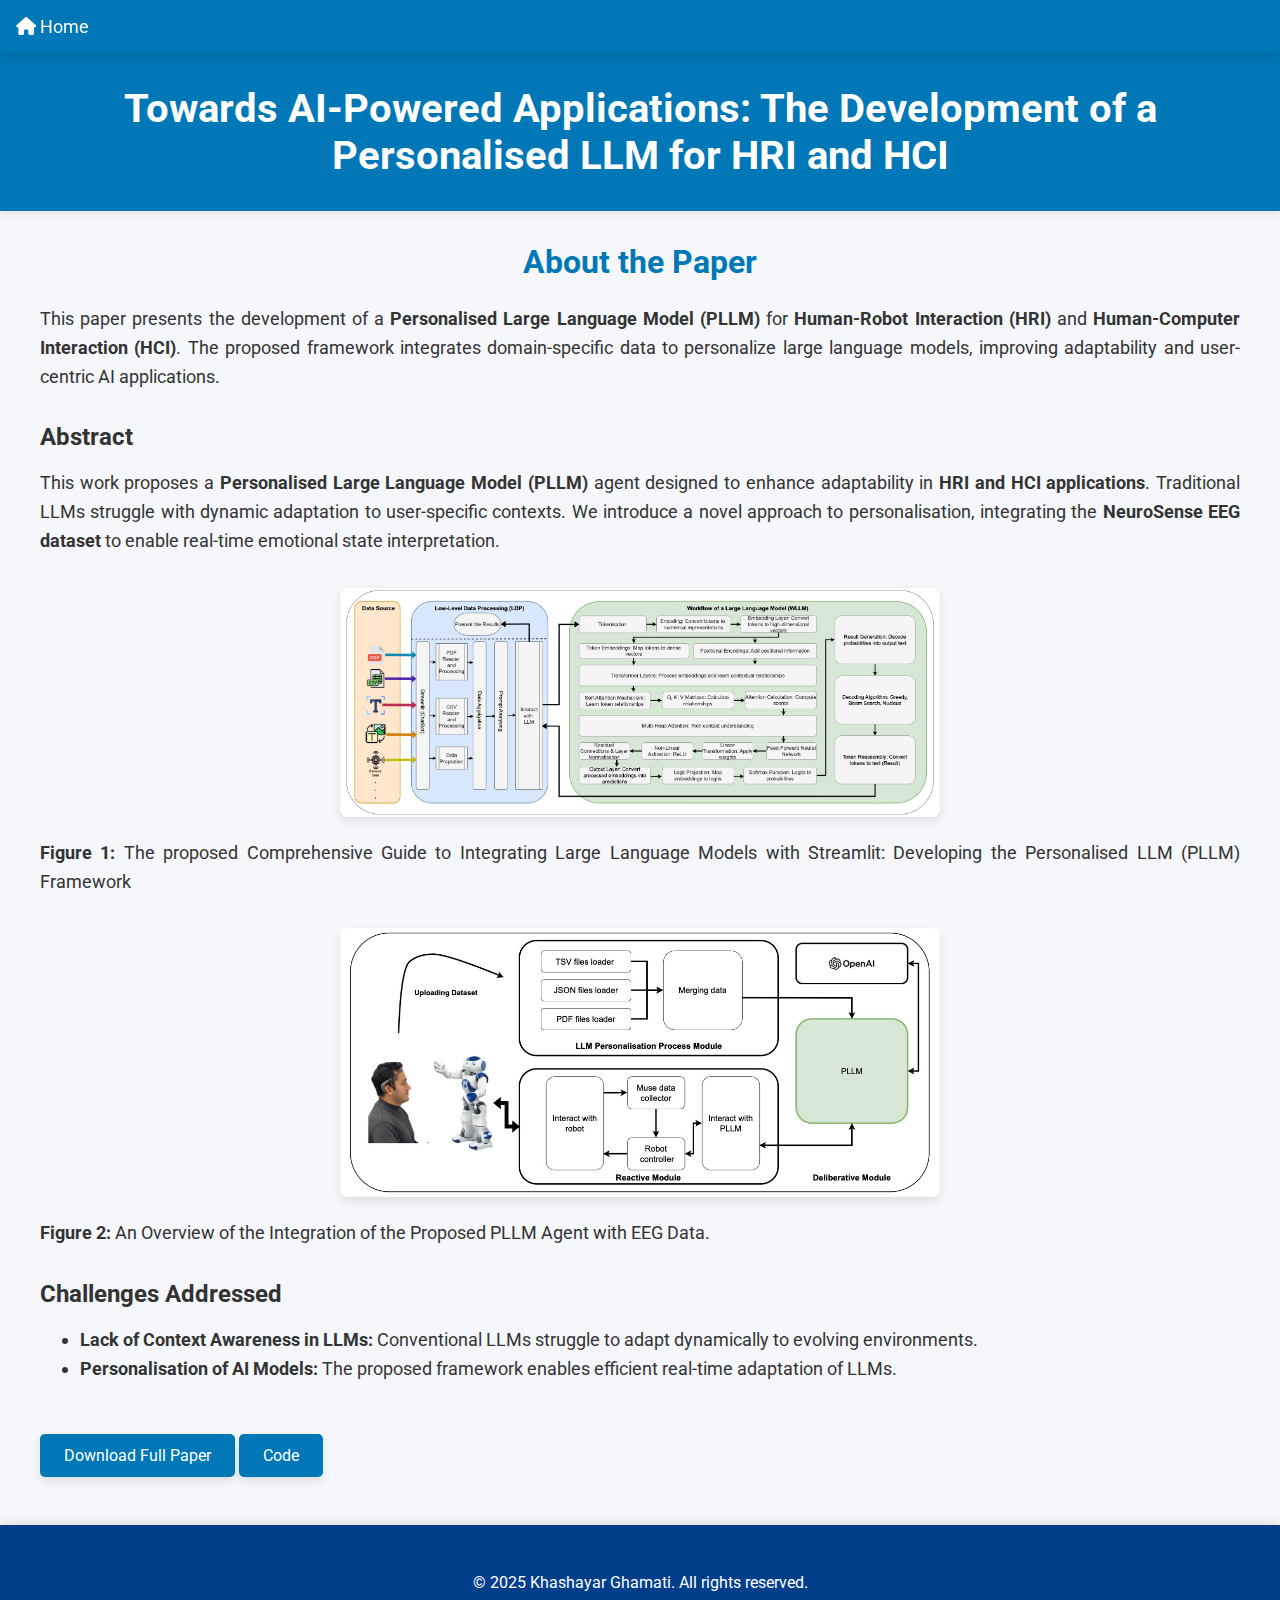
<file: pllm/index.html>
<!DOCTYPE html>
<html lang="en">
<head>
  <meta charset="UTF-8">
  <meta name="viewport" content="width=device-width, initial-scale=1.0">
  <title>Khashayar Ghamati</title>

  <!-- Google Fonts -->
  <link rel="stylesheet" href="https://fonts.googleapis.com/css2?family=Roboto:wght@300;400;700&display=swap">

  <!-- External CSS for Icons -->
  <link rel="stylesheet" href="https://cdnjs.cloudflare.com/ajax/libs/font-awesome/6.0.0-beta3/css/all.min.css">

  <style>
    body {
      font-family: 'Roboto', sans-serif;
      margin: 0;
      padding: 0;
      background-color: #f5f7fa;
      color: #333;
    }

    /* Toolbar Styling */
    .toolbar {
      background-color: #0077b6;
      padding: 1rem;
      position: sticky;
      top: 0;
      z-index: 1000;
      display: flex;
      justify-content: flex-start;
      box-shadow: 0 4px 10px rgba(0, 0, 0, 0.1);
    }

    .toolbar a {
      color: white;
      text-decoration: none;
      font-size: 1.125rem;
      font-weight: 400;
      margin-right: 20px;
      transition: color 0.3s;
    }

    .toolbar a:hover {
      color: #94d2bd;
    }

    header {
      background-color: #0077b6;
      padding: 2rem 0;
      text-align: center;
      color: white;
      box-shadow: 0 2px 10px rgba(0, 0, 0, 0.1);
    }

    header h1 {
      font-size: 2.5rem;
      margin: 0;
      font-weight: 700;
    }

    .container {
      max-width: 1200px;
      margin: 2rem auto;
      padding: 0 20px;
    }

    section h2 {
      font-size: 2rem;
      color: #0077b6;
      text-align: center;
      margin-bottom: 1.5rem;
      font-weight: 700;
    }

    section p {
      font-size: 1.125rem;
      line-height: 1.6;
      text-align: justify;
      margin-bottom: 2rem;
    }

    h3 {
      color: #333;
      font-size: 1.5rem;
      margin-bottom: 1rem;
    }

    ul {
      font-size: 1.125rem;
      line-height: 1.6;
    }

    .figure {
      text-align: center;
      margin: 20px 0;
    }

    .figure img {
      max-width: 50%;
      height: auto;
      border-radius: 8px;
      box-shadow: 0 4px 10px rgba(0, 0, 0, 0.1);
    }

    /* Download button */
    a.download-btn {
      display: inline-block;
      background-color: #0077b6;
      color: white;
      padding: 0.75rem 1.5rem;
      text-decoration: none;
      font-size: 1rem;
      border-radius: 5px;
      transition: background-color 0.3s;
      text-align: center;
      margin-top: 2rem;
      box-shadow: 0 4px 10px rgba(0, 0, 0, 0.1);
    }

    a.download-btn:hover {
      background-color: #0096c7;
    }

    footer {
      text-align: center;
      padding: 2rem 0;
      background-color: #023e8a;
      color: white;
      margin-top: 3rem;
      box-shadow: 0 -2px 10px rgba(0, 0, 0, 0.1);
    }

  </style>

  </style>
</head>
<body>

<!-- Toolbar with Home Button -->
<div class="toolbar">
  <a href="/"><i class="fas fa-home"></i> Home</a>
</div>

<header>
  <h1>Towards AI-Powered Applications: The Development of a Personalised LLM for HRI and HCI</h1>
</header>

<div class="container">
  <section id="pllm">
    <h2>About the Paper</h2>
    <p>
      This paper presents the development of a <strong>Personalised Large Language Model (PLLM)</strong> for
      <strong>Human-Robot Interaction (HRI)</strong> and <strong>Human-Computer Interaction (HCI)</strong>. The proposed
      framework integrates domain-specific data to personalize large language models, improving adaptability and
      user-centric AI applications.
    </p>

    <h3>Abstract</h3>
    <p>
      This work proposes a <strong>Personalised Large Language Model (PLLM)</strong> agent designed to enhance adaptability
      in <strong>HRI and HCI applications</strong>. Traditional LLMs struggle with dynamic adaptation to user-specific
      contexts. We introduce a novel approach to personalisation, integrating the <strong>NeuroSense EEG dataset</strong>
      to enable real-time emotional state interpretation.
    </p>

    <div class="figure">
      <img src="f1.jpg" alt="Figure 1 - Overview of the PLLM framework">
      <p><strong>Figure 1:</strong> The proposed Comprehensive Guide to Integrating Large Language Models with Streamlit: Developing the Personalised LLM (PLLM) Framework</p>
    </div>

    <div class="figure">
      <img src="f2.jpg" alt="Figure 2 - EEG Data Processing for Personalisation">
      <p><strong>Figure 2:</strong> An Overview of the Integration of the Proposed PLLM Agent with EEG Data.</p>
    </div>

    <h3>Challenges Addressed</h3>
    <ul>
      <li><strong>Lack of Context Awareness in LLMs:</strong> Conventional LLMs struggle to adapt dynamically to evolving environments.</li>
      <li><strong>Personalisation of AI Models:</strong> The proposed framework enables efficient real-time adaptation of LLMs.</li>
    </ul>

    <a href="https://www.mdpi.com/1424-8220/25/7/2024" download class="download-btn">Download Full Paper</a>
    <a href="#" class="download-btn" onclick="showCodeDialog(event)">Code</a>

  </section>
</div>
<script>
  function showCodeDialog(event) {
    event.preventDefault();
    alert("To access the source code, please email us at: k.ghamati@herts.ac.uk");
  }
</script>

<footer>
  <p>&copy; 2025 Khashayar Ghamati. All rights reserved.</p>
</footer>

</body>
</html>
</file>
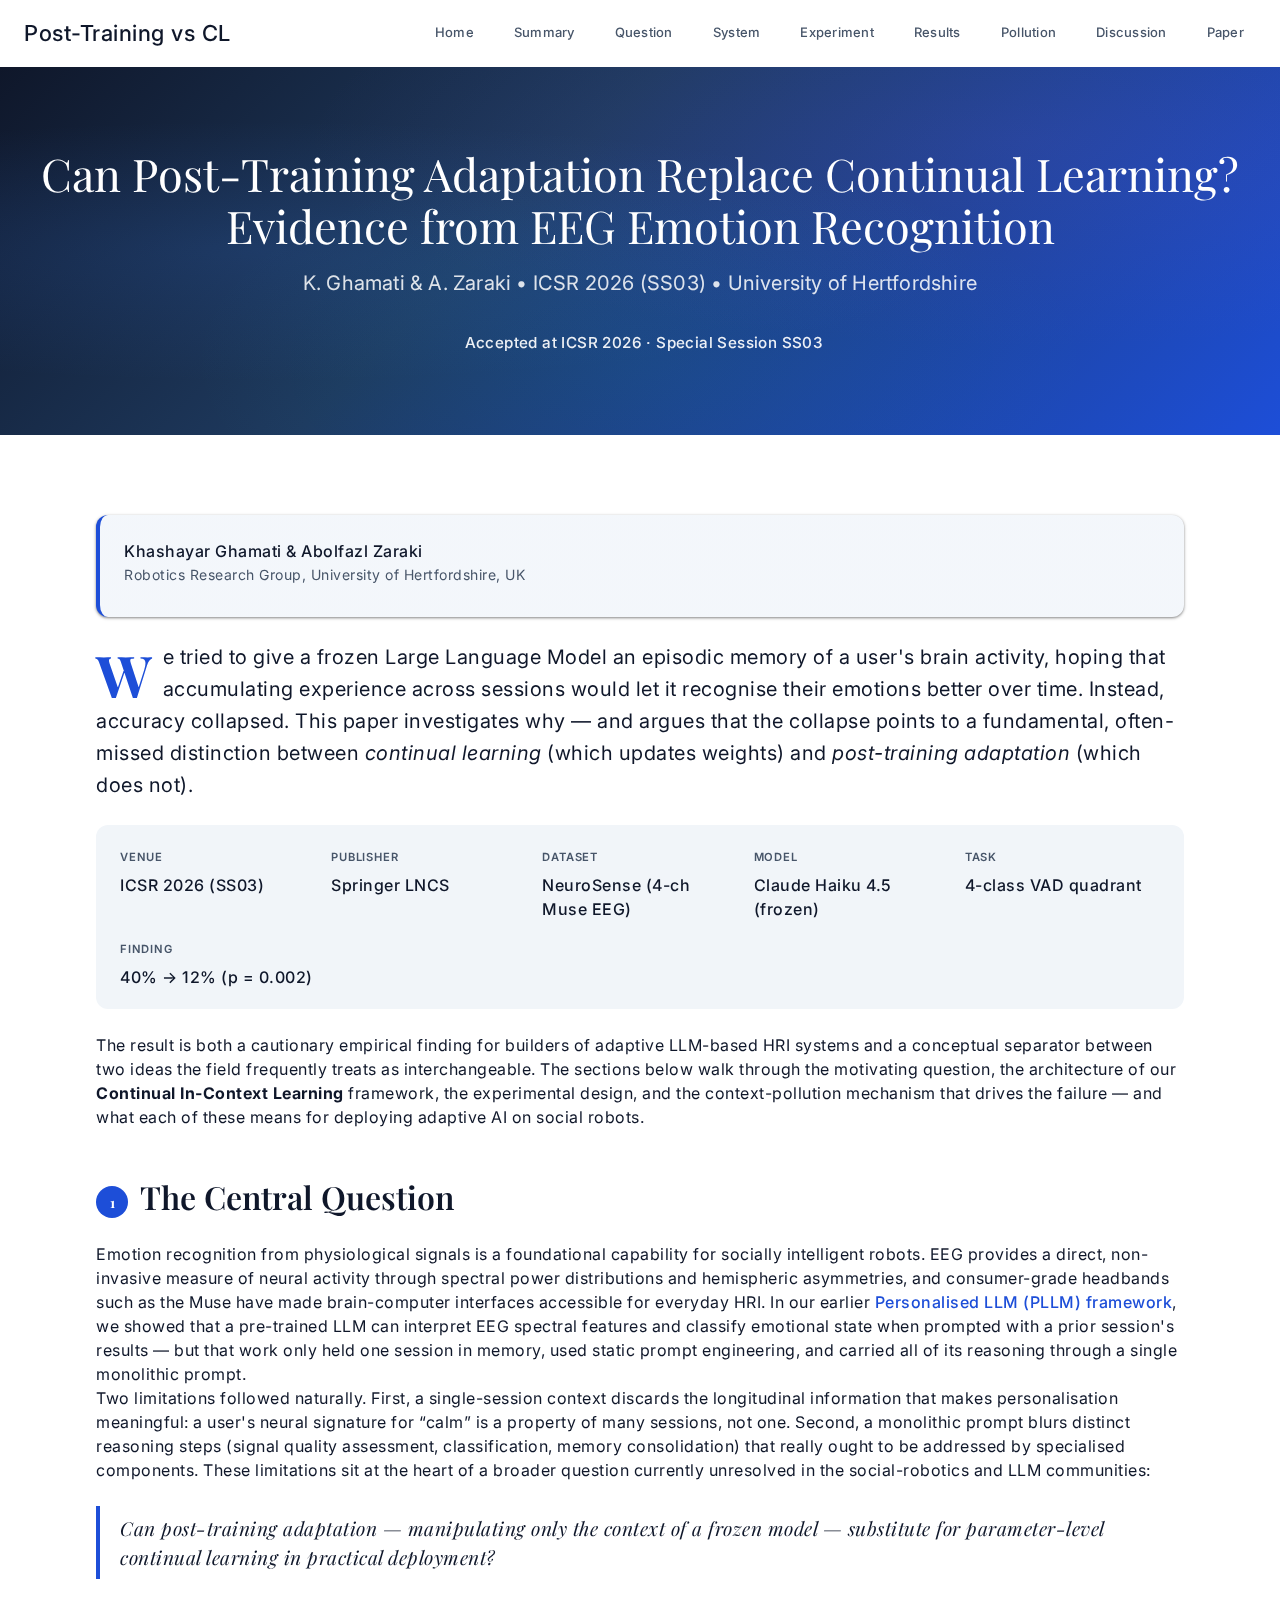
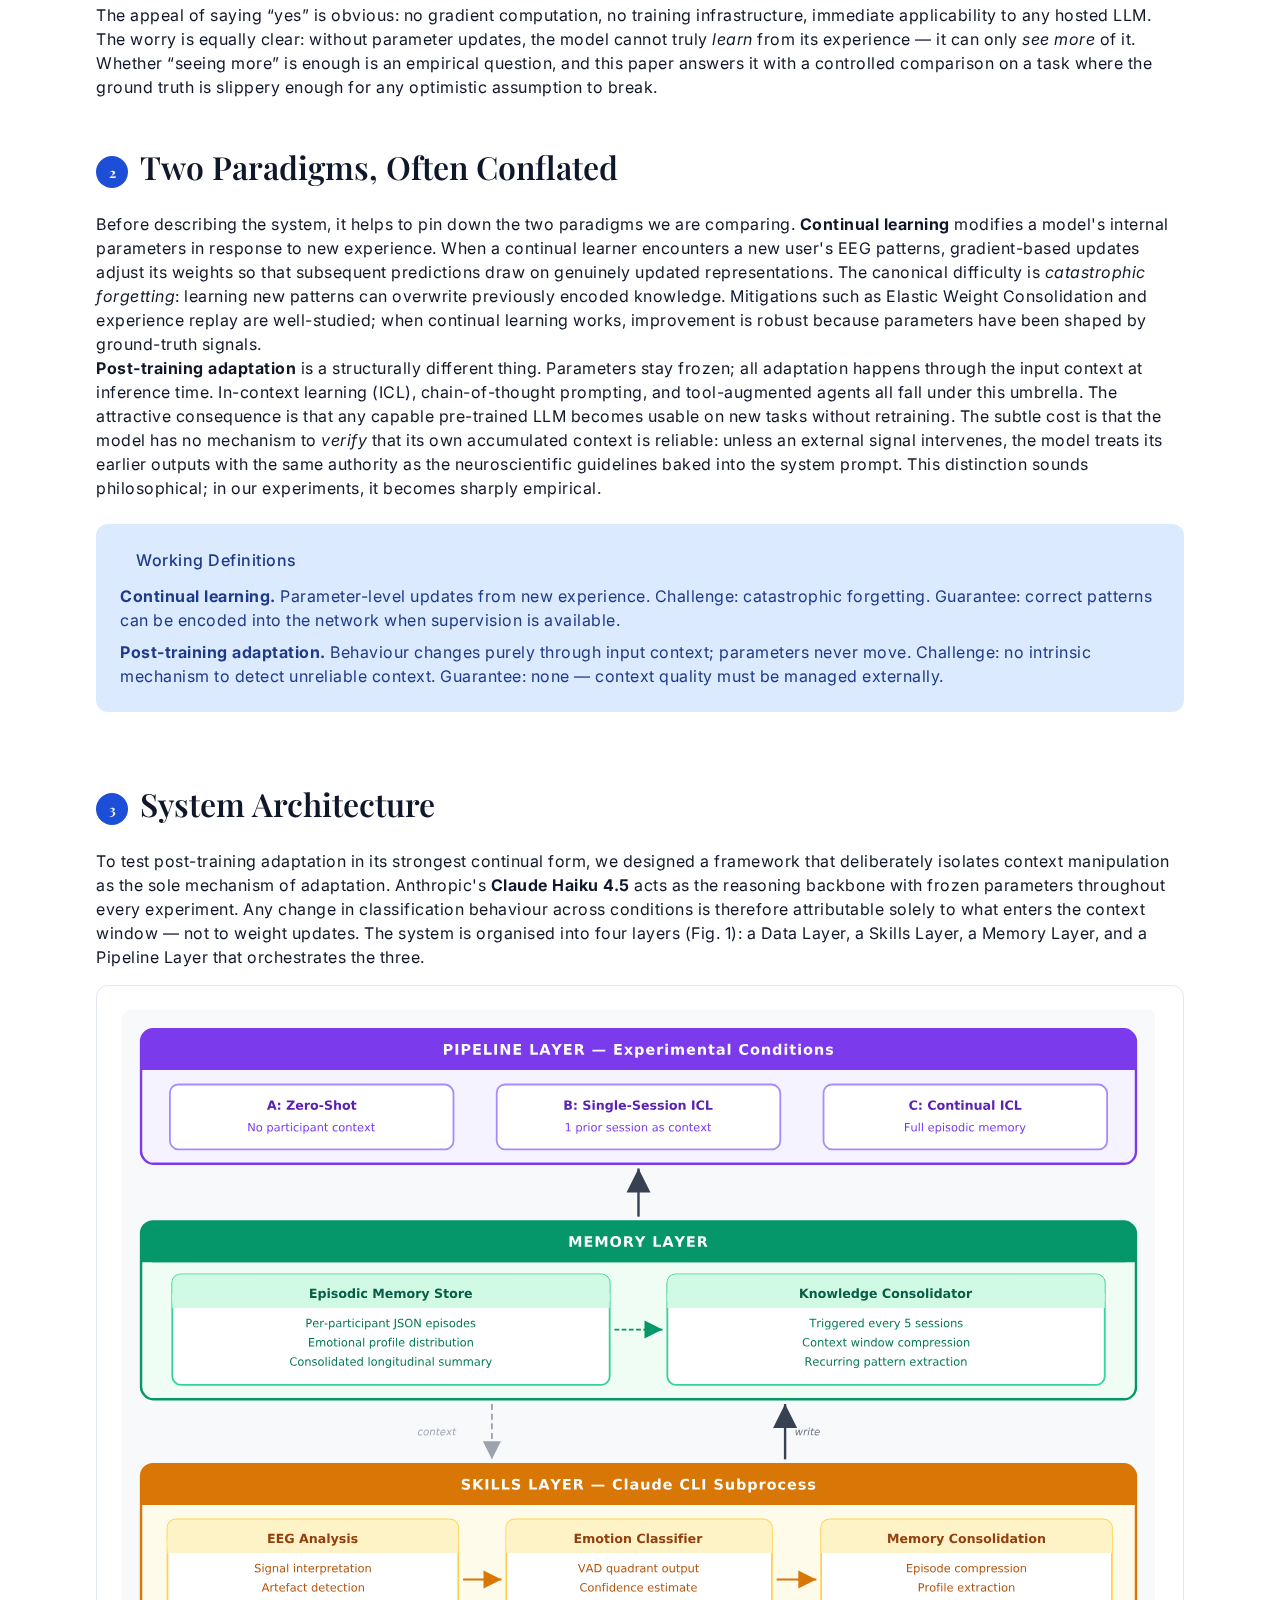
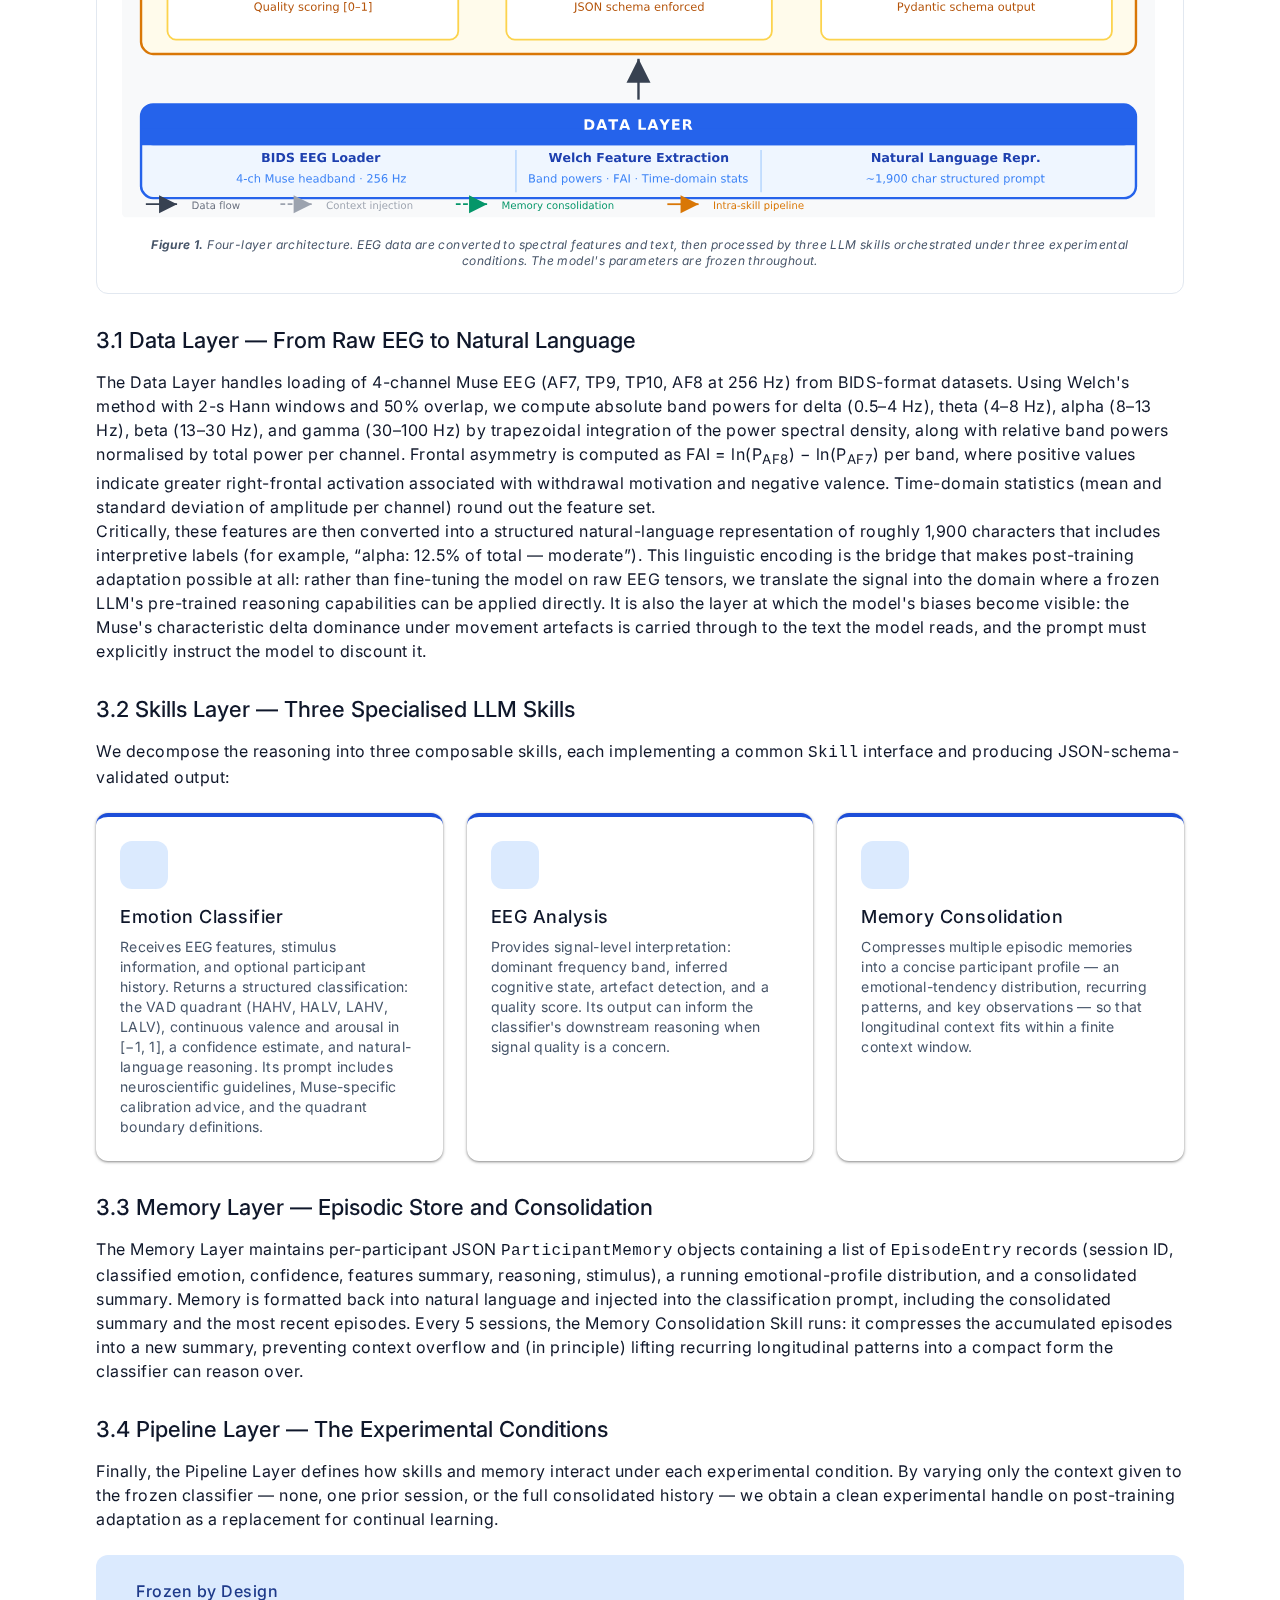
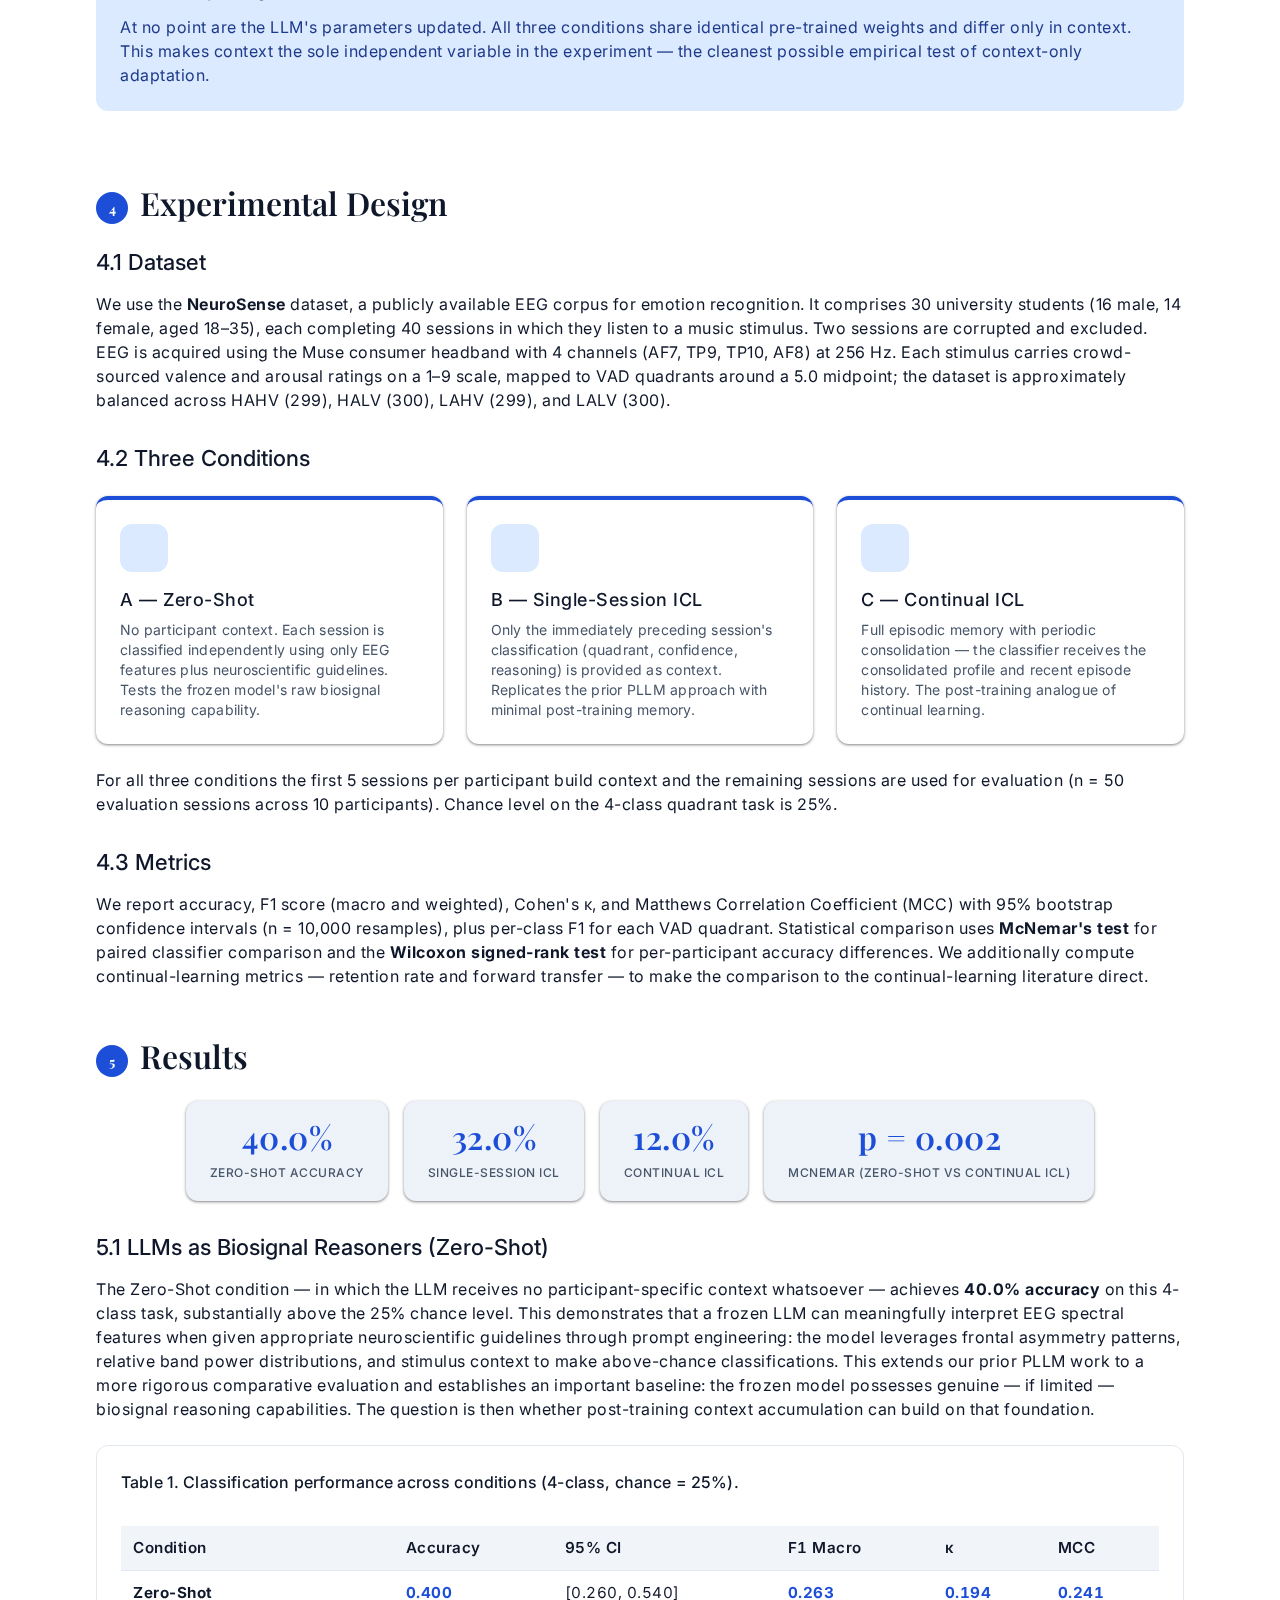
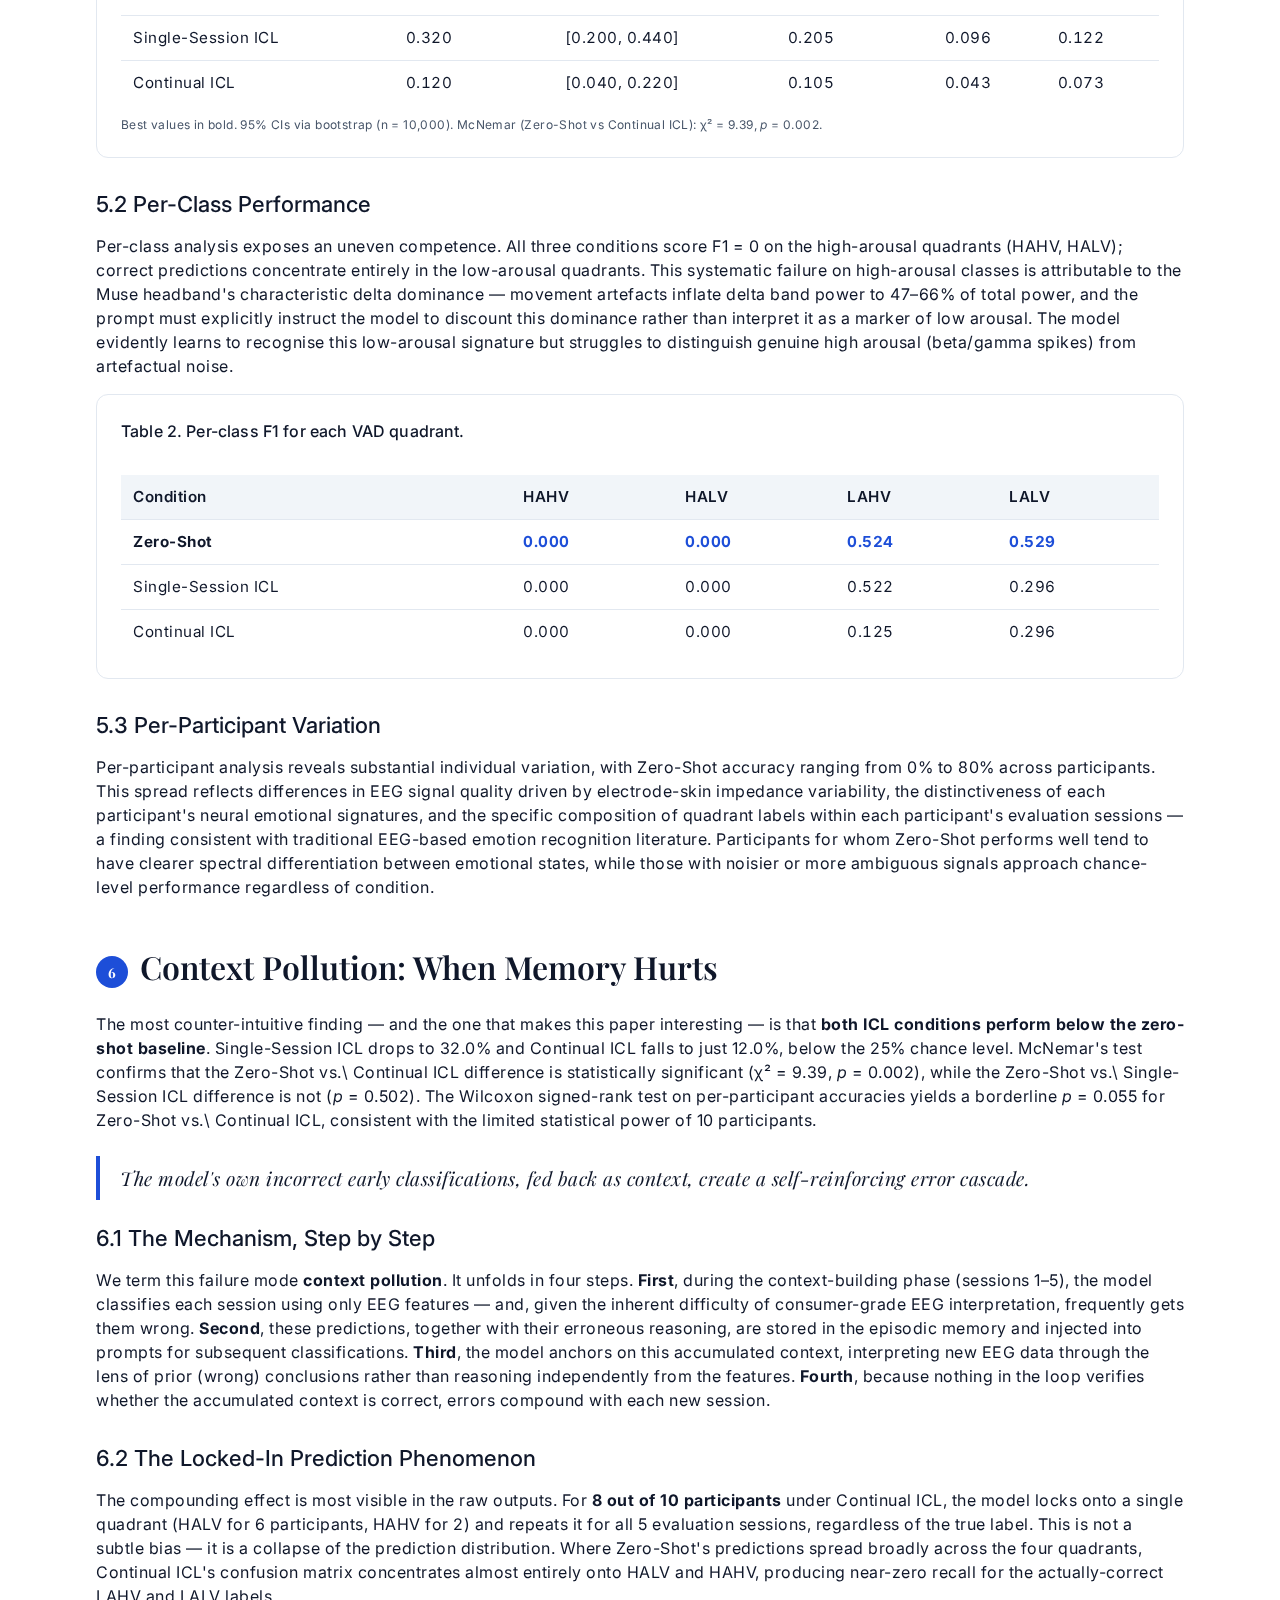
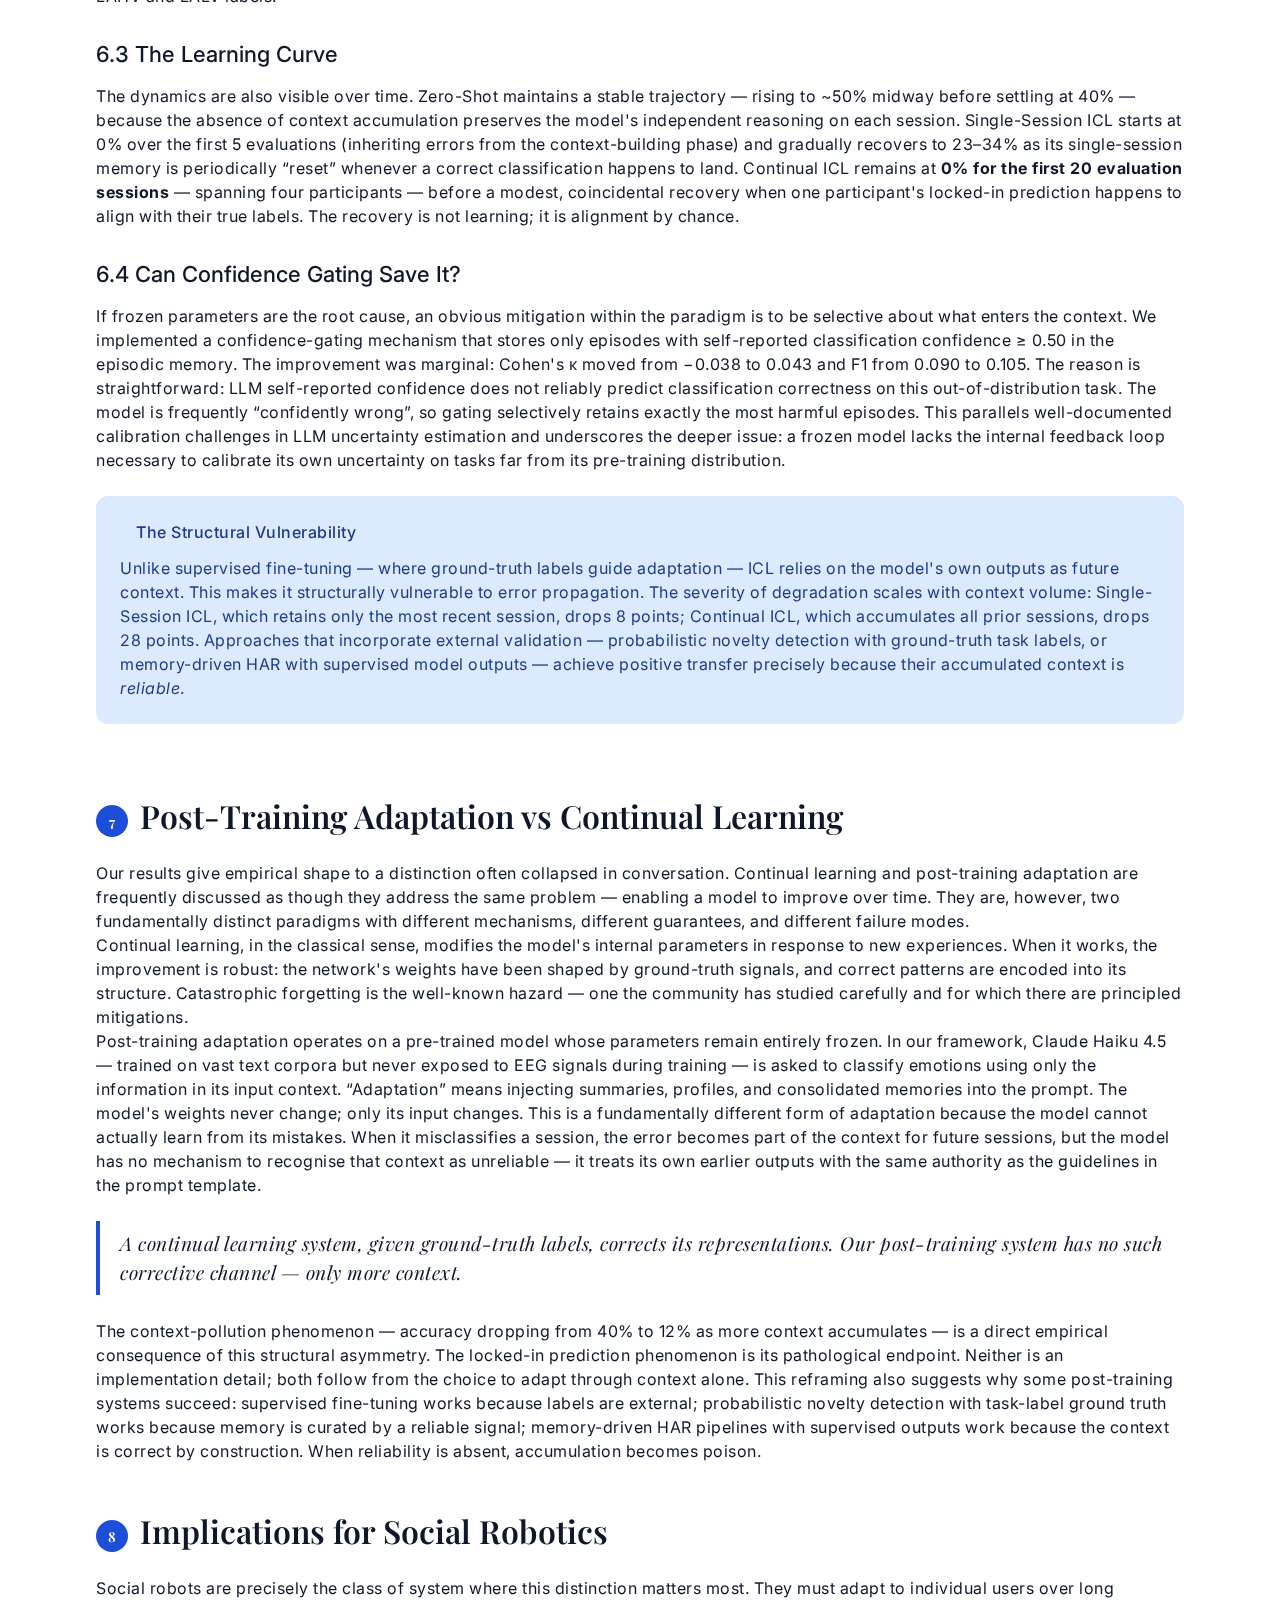
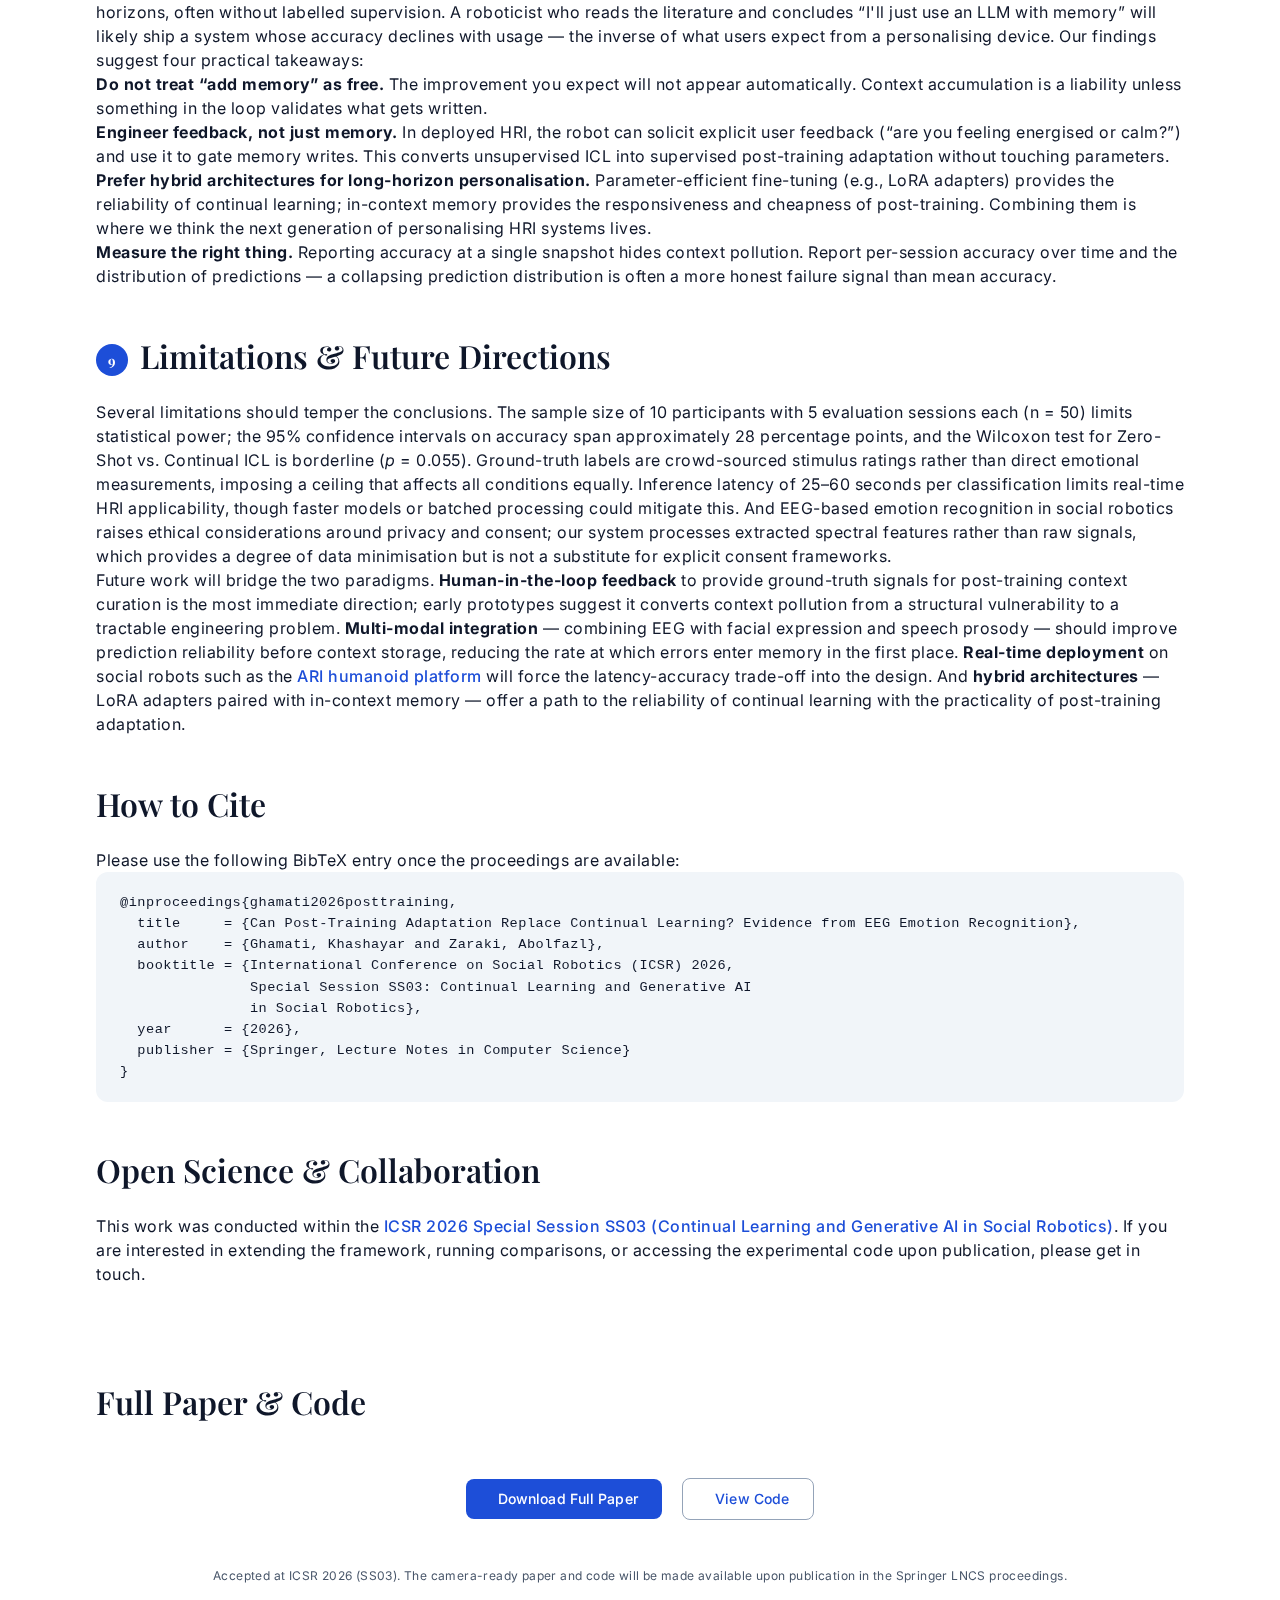
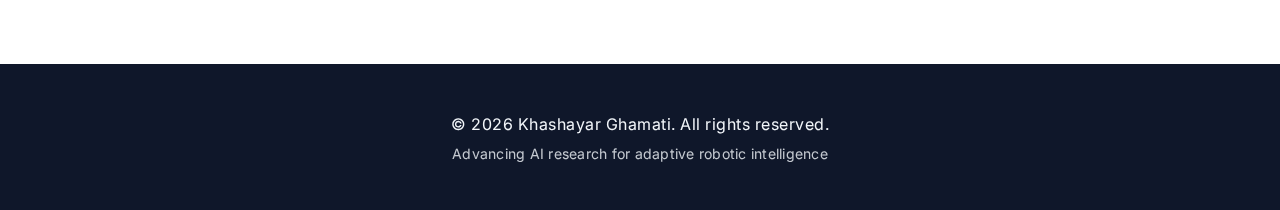
<file: post-training-vs-continual-learning/index.html>
<!DOCTYPE html>
<html lang="en-GB">
<head>
  <meta charset="UTF-8">
  <meta name="viewport" content="width=device-width, initial-scale=1.0">
  <meta name="robots" content="index, follow">

  <!-- DNS Prefetch and Preconnect for Performance -->
  <link rel="dns-prefetch" href="//fonts.googleapis.com">
  <link rel="dns-prefetch" href="//cdnjs.cloudflare.com">
  <link rel="preconnect" href="https://fonts.googleapis.com" crossorigin>
  <link rel="preconnect" href="https://fonts.gstatic.com" crossorigin>
  <link rel="preconnect" href="https://cdnjs.cloudflare.com" crossorigin>

  <!-- SEO Meta Tags -->
  <title>Can Post-Training Adaptation Replace Continual Learning? | ICSR 2026</title>
  <meta name="description" content="Post-Training Adaptation vs Continual Learning for EEG emotion recognition. Continual In-Context Learning framework with Agent Skills on Claude Haiku 4.5 reveals a context pollution phenomenon that degrades accuracy from 40% to 12%. ICSR 2026 SS03 paper by K. Ghamati & A. Zaraki.">
  <meta name="keywords" content="post-training adaptation, continual learning, in-context learning, ICL, context pollution, EEG, emotion recognition, Muse EEG, NeuroSense, Claude Haiku, LLM, agent skills, episodic memory, social robotics, affective computing, ARI humanoid, HRI, Khashayar Ghamati, Abolfazl Zaraki, University of Hertfordshire, ICSR 2026, Springer LNCS">
  <meta name="author" content="Khashayar Ghamati">

  <!-- Open Graph -->
  <meta property="og:title" content="Can Post-Training Adaptation Replace Continual Learning? Evidence from EEG Emotion Recognition">
  <meta property="og:description" content="ICSR 2026 SS03 paper. Continual In-Context Learning with an Agent Skills architecture on a frozen Claude Haiku 4.5. We discover a context pollution phenomenon: accuracy drops from 40% (Zero-Shot) to 12% (Continual ICL), p = 0.002.">
  <meta property="og:type" content="article">
  <meta property="og:url" content="https://ghamati.com/post-training-vs-continual-learning/">
  <meta property="og:image" content="https://ghamati.com/post-training-vs-continual-learning/architecture-og.png">
  <meta property="og:site_name" content="Khashayar Ghamati - AI Research">
  <meta property="og:locale" content="en_GB">
  <meta property="article:author" content="Khashayar Ghamati">
  <meta property="article:section" content="Artificial Intelligence">
  <meta property="article:tag" content="continual learning">
  <meta property="article:tag" content="post-training adaptation">
  <meta property="article:tag" content="in-context learning">
  <meta property="article:tag" content="EEG">
  <meta property="article:tag" content="social robotics">

  <!-- Twitter Card -->
  <meta name="twitter:card" content="summary_large_image">
  <meta name="twitter:title" content="Can Post-Training Adaptation Replace Continual Learning? | ICSR 2026">
  <meta name="twitter:description" content="We find a context pollution phenomenon: accumulating the model's own predictions as ICL context degrades EEG emotion recognition from 40% to 12% accuracy. Accepted at ICSR 2026.">
  <meta name="twitter:image" content="https://ghamati.com/post-training-vs-continual-learning/architecture-og.png">

  <link rel="canonical" href="https://ghamati.com/post-training-vs-continual-learning/">

  <!-- Google Fonts -->
  <link rel="stylesheet" href="https://fonts.googleapis.com/css2?family=Inter:wght@300;400;500;600;700&family=Playfair+Display:wght@400;600;700&display=swap">
  <!-- Material Design 3 Shared CSS -->
  <link rel="stylesheet" href="/css/material-design.css">
  <!-- Font Awesome Icons -->
  <link rel="stylesheet" href="https://cdnjs.cloudflare.com/ajax/libs/font-awesome/6.6.0/css/all.min.css" integrity="sha512-Kc323vGBEqzTmouAECnVceyQqyqdsSiqLQISBL29aUW4U/M7pSPA/gEUZQqv1cwx4OnYxTxve5UMg5GT6L4JJg==" crossorigin="anonymous" referrerpolicy="no-referrer">

  <!-- Structured Data -->
  <script type="application/ld+json">
    {
      "@context": "https://schema.org",
      "@type": "ScholarlyArticle",
      "headline": "Can Post-Training Adaptation Replace Continual Learning? Evidence from EEG Emotion Recognition",
      "author": [
        {
          "@type": "Person",
          "name": "Khashayar Ghamati",
          "affiliation": {
            "@type": "Organization",
            "name": "University of Hertfordshire"
          },
          "url": "https://ghamati.com",
          "sameAs": [
            "https://scholar.google.com/citations?user=zRG8t_oAAAAJ&hl=en",
            "https://orcid.org/0009-0002-6416-3127"
          ]
        },
        {
          "@type": "Person",
          "name": "Abolfazl Zaraki",
          "affiliation": {
            "@type": "Organization",
            "name": "University of Hertfordshire"
          },
          "sameAs": [
            "https://orcid.org/0000-0001-6204-7865"
          ]
        }
      ],
      "datePublished": "2026",
      "url": "https://ghamati.com/post-training-vs-continual-learning/",
      "inLanguage": "en",
      "isPartOf": {
        "@type": "PublicationEvent",
        "name": "International Conference on Social Robotics (ICSR) 2026 - Special Session SS03: Continual Learning and Generative AI in Social Robotics",
        "startDate": "2026-07-01",
        "endDate": "2026-07-04",
        "location": {
          "@type": "Place",
          "name": "London, United Kingdom"
        }
      },
      "publisher": {
        "@type": "Organization",
        "name": "Springer - Lecture Notes in Computer Science (LNCS)"
      },
      "about": [
        "post-training adaptation",
        "continual learning",
        "in-context learning",
        "context pollution",
        "EEG emotion recognition",
        "large language models",
        "agent skills architecture",
        "episodic memory",
        "social robotics",
        "affective computing"
      ],
      "description": "A Continual In-Context Learning framework combining an Agent Skills architecture with episodic memory for EEG-based emotion recognition, using a frozen Claude Haiku 4.5. On the NeuroSense dataset, Zero-Shot achieves 40.0% accuracy, Single-Session ICL 32.0%, and Continual ICL 12.0% (p = 0.002), revealing a context pollution phenomenon where a frozen model's accumulated incorrect predictions create self-reinforcing error cascades.",
      "keywords": "post-training adaptation, continual learning, in-context learning, context pollution, EEG, emotion recognition, social robotics, Claude Haiku, agent skills",
      "isAccessibleForFree": true,
      "creativeWorkStatus": "Accepted for Publication"
    }
  </script>

  <!-- Google Analytics -->
  <script async src="https://www.googletagmanager.com/gtag/js?id=G-HV1K905FF2"></script>
  <script>
    window.dataLayer = window.dataLayer || [];
    function gtag(){dataLayer.push(arguments);}
    gtag('js', new Date());
    gtag('config', 'G-HV1K905FF2');
  </script>

  <style>
    /* Flat accepted label (no pill background) */
    .md-hero__status {
      display: inline-flex;
      align-items: center;
      gap: 8px;
      padding: 0;
      background: transparent;
      border: none;
      color: rgba(255,255,255,0.92);
      font-family: var(--md-font-label);
      font-size: 0.95rem;
      font-weight: 500;
      letter-spacing: 0.4px;
    }
    .md-hero__status .fas { color: #a7f3d0; }

    /* Article-style typography */
    .article-lede {
      font-size: 1.25rem;
      line-height: 1.6;
      color: var(--md-on-surface);
      margin-bottom: 16px;
    }
    .article-lede::first-letter {
      font-family: 'Playfair Display', Georgia, serif;
      font-size: 3.6rem;
      font-weight: 700;
      float: left;
      line-height: 0.95;
      margin: 6px 10px 0 0;
      color: var(--md-primary);
    }
    .article-number {
      display: inline-flex;
      align-items: center;
      justify-content: center;
      width: 32px;
      height: 32px;
      border-radius: 50%;
      background: var(--md-primary);
      color: var(--md-on-primary);
      font-size: 0.85rem;
      font-weight: 700;
      margin-right: 12px;
      vertical-align: middle;
    }
    .pull-quote {
      border-left: 4px solid var(--md-primary);
      padding: 8px 0 8px 20px;
      margin: 24px 0;
      font-family: 'Playfair Display', Georgia, serif;
      font-size: 1.2rem;
      font-style: italic;
      line-height: 1.5;
      color: var(--md-on-surface);
    }
    .at-a-glance {
      display: grid;
      grid-template-columns: repeat(auto-fit, minmax(180px, 1fr));
      gap: 16px;
      margin: 24px 0;
      padding: 20px 24px;
      background: var(--md-surface-variant);
      border-radius: var(--md-shape-md);
    }
    .at-a-glance__item {
      display: flex;
      flex-direction: column;
    }
    .at-a-glance__label {
      font-size: 0.7rem;
      font-weight: 600;
      text-transform: uppercase;
      letter-spacing: 0.8px;
      color: var(--md-on-surface-variant);
      margin-bottom: 4px;
    }
    .at-a-glance__value {
      font-size: 1rem;
      font-weight: 500;
      color: var(--md-on-surface);
    }
    .md-highlight-box .fas { margin-right: 0.5rem; }
    .results-table {
      width: 100%;
      border-collapse: collapse;
      margin-top: 16px;
      font-size: 0.95rem;
    }
    .results-table th, .results-table td {
      padding: 10px 12px;
      text-align: left;
      border-bottom: 1px solid var(--md-outline-variant);
    }
    .results-table thead th {
      background: var(--md-surface-variant);
      font-weight: 600;
    }
    .results-table tbody tr:last-child td { border-bottom: none; }
    .results-table .num { font-variant-numeric: tabular-nums; }
    .results-table .best { font-weight: 700; color: var(--md-primary); }
    .citation-block {
      background: var(--md-surface-variant);
      border-radius: var(--md-shape-md);
      padding: 20px 24px;
      font-family: 'SFMono-Regular', Consolas, 'Liberation Mono', monospace;
      font-size: 0.85rem;
      line-height: 1.55;
      white-space: pre-wrap;
      overflow-x: auto;
    }
    @media (max-width: 640px) {
      .results-table { font-size: 0.85rem; }
      .results-table th, .results-table td { padding: 8px 6px; }
      .article-lede { font-size: 1.1rem; }
      .article-lede::first-letter { font-size: 3rem; }
    }
  </style>
</head>
<body>

<a href="#main-content" class="md-skip-link">Skip to main content</a>

<!-- Top App Bar -->
<nav class="md-top-app-bar" id="top-bar">
  <span class="md-top-app-bar__title">Post-Training vs CL</span>
  <div class="md-top-app-bar__nav">
    <a href="/"><i class="fas fa-home"></i> Home</a>
    <a href="#summary"><i class="fas fa-compass"></i> Summary</a>
    <a href="#question"><i class="fas fa-question-circle"></i> Question</a>
    <a href="#architecture"><i class="fas fa-sitemap"></i> System</a>
    <a href="#experiment"><i class="fas fa-vials"></i> Experiment</a>
    <a href="#results"><i class="fas fa-chart-bar"></i> Results</a>
    <a href="#pollution"><i class="fas fa-biohazard"></i> Pollution</a>
    <a href="#discussion"><i class="fas fa-balance-scale"></i> Discussion</a>
    <a href="#access"><i class="fas fa-download"></i> Paper</a>
  </div>
</nav>

<!-- Hero Section -->
<header class="md-hero">
  <h1 class="md-display-medium">Can Post-Training Adaptation Replace Continual Learning? Evidence from EEG Emotion Recognition</h1>
  <p class="md-hero__subtitle">K. Ghamati &amp; A. Zaraki &bull; ICSR 2026 (SS03) &bull; University of Hertfordshire</p>
  <div class="md-hero__actions">
    <span class="md-hero__status"><i class="fas fa-check-circle"></i> Accepted at ICSR 2026 &middot; Special Session SS03</span>
  </div>
</header>

<main id="main-content">
  <div class="md-container md-sp-32">

    <!-- Summary / Lede -->
    <section class="md-section" id="summary">
      <div class="md-author-card md-mb-24">
        <div class="md-author-card__info">
          <div class="md-author-card__name">Khashayar Ghamati &amp; Abolfazl Zaraki</div>
          <div class="md-author-card__affiliation">Robotics Research Group, University of Hertfordshire, UK</div>
          <div class="md-author-card__links">
            <a href="https://scholar.google.com/citations?user=zRG8t_oAAAAJ&hl=en" target="_blank" rel="noopener" title="Google Scholar"><i class="fas fa-graduation-cap"></i></a>
            <a href="https://orcid.org/0009-0002-6416-3127" target="_blank" rel="noopener" title="ORCID"><i class="fab fa-orcid"></i></a>
          </div>
        </div>
      </div>

      <p class="article-lede">
        We tried to give a frozen Large Language Model an episodic memory of a user's brain activity, hoping that accumulating experience across sessions would let it recognise their emotions better over time. Instead, accuracy collapsed. This paper investigates why &mdash; and argues that the collapse points to a fundamental, often-missed distinction between <em>continual learning</em> (which updates weights) and <em>post-training adaptation</em> (which does not).
      </p>

      <div class="at-a-glance">
        <div class="at-a-glance__item">
          <span class="at-a-glance__label">Venue</span>
          <span class="at-a-glance__value">ICSR 2026 (SS03)</span>
        </div>
        <div class="at-a-glance__item">
          <span class="at-a-glance__label">Publisher</span>
          <span class="at-a-glance__value">Springer LNCS</span>
        </div>
        <div class="at-a-glance__item">
          <span class="at-a-glance__label">Dataset</span>
          <span class="at-a-glance__value">NeuroSense (4-ch Muse EEG)</span>
        </div>
        <div class="at-a-glance__item">
          <span class="at-a-glance__label">Model</span>
          <span class="at-a-glance__value">Claude Haiku 4.5 (frozen)</span>
        </div>
        <div class="at-a-glance__item">
          <span class="at-a-glance__label">Task</span>
          <span class="at-a-glance__value">4-class VAD quadrant</span>
        </div>
        <div class="at-a-glance__item">
          <span class="at-a-glance__label">Finding</span>
          <span class="at-a-glance__value">40% &rarr; 12% (p = 0.002)</span>
        </div>
      </div>

      <p class="md-body-large">
        The result is both a cautionary empirical finding for builders of adaptive LLM-based HRI systems and a conceptual separator between two ideas the field frequently treats as interchangeable. The sections below walk through the motivating question, the architecture of our <b>Continual In-Context Learning</b> framework, the experimental design, and the context-pollution mechanism that drives the failure &mdash; and what each of these means for deploying adaptive AI on social robots.
      </p>
    </section>

    <!-- 1. The Central Question -->
    <section class="md-section" id="question">
      <h2 class="md-headline-large md-mb-24"><span class="article-number">1</span>The Central Question</h2>

      <p class="md-body-large">
        Emotion recognition from physiological signals is a foundational capability for socially intelligent robots. EEG provides a direct, non-invasive measure of neural activity through spectral power distributions and hemispheric asymmetries, and consumer-grade headbands such as the Muse have made brain-computer interfaces accessible for everyday HRI. In our earlier <a href="/pllm/" style="color:var(--md-primary);font-weight:500;">Personalised LLM (PLLM) framework</a>, we showed that a pre-trained LLM can interpret EEG spectral features and classify emotional state when prompted with a prior session's results &mdash; but that work only held one session in memory, used static prompt engineering, and carried all of its reasoning through a single monolithic prompt.
      </p>
      <p class="md-body-large">
        Two limitations followed naturally. First, a single-session context discards the longitudinal information that makes personalisation meaningful: a user's neural signature for &ldquo;calm&rdquo; is a property of many sessions, not one. Second, a monolithic prompt blurs distinct reasoning steps (signal quality assessment, classification, memory consolidation) that really ought to be addressed by specialised components. These limitations sit at the heart of a broader question currently unresolved in the social-robotics and LLM communities:
      </p>
      <p class="pull-quote">
        Can post-training adaptation &mdash; manipulating only the context of a frozen model &mdash; substitute for parameter-level continual learning in practical deployment?
      </p>
      <p class="md-body-large">
        The appeal of saying &ldquo;yes&rdquo; is obvious: no gradient computation, no training infrastructure, immediate applicability to any hosted LLM. The worry is equally clear: without parameter updates, the model cannot truly <i>learn</i> from its experience &mdash; it can only <i>see more</i> of it. Whether &ldquo;seeing more&rdquo; is enough is an empirical question, and this paper answers it with a controlled comparison on a task where the ground truth is slippery enough for any optimistic assumption to break.
      </p>
    </section>

    <!-- 2. Two Paradigms Often Conflated -->
    <section class="md-section" id="paradigms">
      <h2 class="md-headline-large md-mb-24"><span class="article-number">2</span>Two Paradigms, Often Conflated</h2>

      <p class="md-body-large">
        Before describing the system, it helps to pin down the two paradigms we are comparing. <b>Continual learning</b> modifies a model's internal parameters in response to new experience. When a continual learner encounters a new user's EEG patterns, gradient-based updates adjust its weights so that subsequent predictions draw on genuinely updated representations. The canonical difficulty is <i>catastrophic forgetting</i>: learning new patterns can overwrite previously encoded knowledge. Mitigations such as Elastic Weight Consolidation and experience replay are well-studied; when continual learning works, improvement is robust because parameters have been shaped by ground-truth signals.
      </p>
      <p class="md-body-large">
        <b>Post-training adaptation</b> is a structurally different thing. Parameters stay frozen; all adaptation happens through the input context at inference time. In-context learning (ICL), chain-of-thought prompting, and tool-augmented agents all fall under this umbrella. The attractive consequence is that any capable pre-trained LLM becomes usable on new tasks without retraining. The subtle cost is that the model has no mechanism to <i>verify</i> that its own accumulated context is reliable: unless an external signal intervenes, the model treats its earlier outputs with the same authority as the neuroscientific guidelines baked into the system prompt. This distinction sounds philosophical; in our experiments, it becomes sharply empirical.
      </p>

      <div class="md-highlight-box">
        <p class="md-highlight-box__title"><i class="fas fa-compass"></i> Working Definitions</p>
        <p><b>Continual learning.</b> Parameter-level updates from new experience. Challenge: catastrophic forgetting. Guarantee: correct patterns can be encoded into the network when supervision is available.</p>
        <p style="margin-top:8px;"><b>Post-training adaptation.</b> Behaviour changes purely through input context; parameters never move. Challenge: no intrinsic mechanism to detect unreliable context. Guarantee: none &mdash; context quality must be managed externally.</p>
      </div>
    </section>

    <!-- 3. System Architecture -->
    <section class="md-section" id="architecture">
      <h2 class="md-headline-large md-mb-24"><span class="article-number">3</span>System Architecture</h2>

      <p class="md-body-large">
        To test post-training adaptation in its strongest continual form, we designed a framework that deliberately isolates context manipulation as the sole mechanism of adaptation. Anthropic's <b>Claude Haiku 4.5</b> acts as the reasoning backbone with frozen parameters throughout every experiment. Any change in classification behaviour across conditions is therefore attributable solely to what enters the context window &mdash; not to weight updates. The system is organised into four layers (Fig. 1): a Data Layer, a Skills Layer, a Memory Layer, and a Pipeline Layer that orchestrates the three.
      </p>

      <div class="md-card-outlined md-sp-24 md-mt-16" style="overflow:hidden;border-radius:var(--md-shape-md);">
        <img src="architecture.svg"
             alt="Four-layer architecture: Data Layer (BIDS EEG loader, Welch features, natural-language representation), Skills Layer (EEG Analysis, Emotion Classifier, Memory Consolidation on Claude), Memory Layer (episodic memory store and knowledge consolidator), and Pipeline Layer (three experimental conditions)."
             loading="lazy"
             style="width:100%;height:auto;display:block;border-radius:var(--md-shape-md);">
        <p class="md-body-small" style="padding:16px 0 0;color:var(--md-on-surface-variant);text-align:center;font-style:italic;"><strong>Figure 1.</strong> Four-layer architecture. EEG data are converted to spectral features and text, then processed by three LLM skills orchestrated under three experimental conditions. The model's parameters are frozen throughout.</p>
      </div>

      <h3 class="md-title-large md-mb-16 md-mt-32">3.1 Data Layer &mdash; From Raw EEG to Natural Language</h3>
      <p class="md-body-large">
        The Data Layer handles loading of 4-channel Muse EEG (AF7, TP9, TP10, AF8 at 256 Hz) from BIDS-format datasets. Using Welch's method with 2-s Hann windows and 50% overlap, we compute absolute band powers for delta (0.5&ndash;4 Hz), theta (4&ndash;8 Hz), alpha (8&ndash;13 Hz), beta (13&ndash;30 Hz), and gamma (30&ndash;100 Hz) by trapezoidal integration of the power spectral density, along with relative band powers normalised by total power per channel. Frontal asymmetry is computed as FAI = ln(P<sub>AF8</sub>) &minus; ln(P<sub>AF7</sub>) per band, where positive values indicate greater right-frontal activation associated with withdrawal motivation and negative valence. Time-domain statistics (mean and standard deviation of amplitude per channel) round out the feature set.
      </p>
      <p class="md-body-large">
        Critically, these features are then converted into a structured natural-language representation of roughly 1,900 characters that includes interpretive labels (for example, &ldquo;alpha: 12.5% of total &mdash; moderate&rdquo;). This linguistic encoding is the bridge that makes post-training adaptation possible at all: rather than fine-tuning the model on raw EEG tensors, we translate the signal into the domain where a frozen LLM's pre-trained reasoning capabilities can be applied directly. It is also the layer at which the model's biases become visible: the Muse's characteristic delta dominance under movement artefacts is carried through to the text the model reads, and the prompt must explicitly instruct the model to discount it.
      </p>

      <h3 class="md-title-large md-mb-16 md-mt-32">3.2 Skills Layer &mdash; Three Specialised LLM Skills</h3>
      <p class="md-body-large">
        We decompose the reasoning into three composable skills, each implementing a common <code>Skill</code> interface and producing JSON-schema-validated output:
      </p>

      <div class="md-method-grid">
        <div class="md-method-card">
          <div class="md-method-card__icon"><i class="fas fa-heart"></i></div>
          <div class="md-method-card__title">Emotion Classifier</div>
          <div class="md-method-card__body">Receives EEG features, stimulus information, and optional participant history. Returns a structured classification: the VAD quadrant (HAHV, HALV, LAHV, LALV), continuous valence and arousal in [&minus;1, 1], a confidence estimate, and natural-language reasoning. Its prompt includes neuroscientific guidelines, Muse-specific calibration advice, and the quadrant boundary definitions.</div>
        </div>
        <div class="md-method-card">
          <div class="md-method-card__icon"><i class="fas fa-wave-square"></i></div>
          <div class="md-method-card__title">EEG Analysis</div>
          <div class="md-method-card__body">Provides signal-level interpretation: dominant frequency band, inferred cognitive state, artefact detection, and a quality score. Its output can inform the classifier's downstream reasoning when signal quality is a concern.</div>
        </div>
        <div class="md-method-card">
          <div class="md-method-card__icon"><i class="fas fa-layer-group"></i></div>
          <div class="md-method-card__title">Memory Consolidation</div>
          <div class="md-method-card__body">Compresses multiple episodic memories into a concise participant profile &mdash; an emotional-tendency distribution, recurring patterns, and key observations &mdash; so that longitudinal context fits within a finite context window.</div>
        </div>
      </div>

      <h3 class="md-title-large md-mb-16 md-mt-32">3.3 Memory Layer &mdash; Episodic Store and Consolidation</h3>
      <p class="md-body-large">
        The Memory Layer maintains per-participant JSON <code>ParticipantMemory</code> objects containing a list of <code>EpisodeEntry</code> records (session ID, classified emotion, confidence, features summary, reasoning, stimulus), a running emotional-profile distribution, and a consolidated summary. Memory is formatted back into natural language and injected into the classification prompt, including the consolidated summary and the most recent episodes. Every 5 sessions, the Memory Consolidation Skill runs: it compresses the accumulated episodes into a new summary, preventing context overflow and (in principle) lifting recurring longitudinal patterns into a compact form the classifier can reason over.
      </p>

      <h3 class="md-title-large md-mb-16 md-mt-32">3.4 Pipeline Layer &mdash; The Experimental Conditions</h3>
      <p class="md-body-large">
        Finally, the Pipeline Layer defines how skills and memory interact under each experimental condition. By varying only the context given to the frozen classifier &mdash; none, one prior session, or the full consolidated history &mdash; we obtain a clean experimental handle on post-training adaptation as a replacement for continual learning.
      </p>

      <div class="md-highlight-box md-mt-16">
        <p class="md-highlight-box__title"><i class="fas fa-snowflake"></i> Frozen by Design</p>
        <p>At no point are the LLM's parameters updated. All three conditions share identical pre-trained weights and differ only in context. This makes context the sole independent variable in the experiment &mdash; the cleanest possible empirical test of context-only adaptation.</p>
      </div>
    </section>

    <!-- 4. Experimental Design -->
    <section class="md-section" id="experiment">
      <h2 class="md-headline-large md-mb-24"><span class="article-number">4</span>Experimental Design</h2>

      <h3 class="md-title-large md-mb-16">4.1 Dataset</h3>
      <p class="md-body-large">
        We use the <b>NeuroSense</b> dataset, a publicly available EEG corpus for emotion recognition. It comprises 30 university students (16 male, 14 female, aged 18&ndash;35), each completing 40 sessions in which they listen to a music stimulus. Two sessions are corrupted and excluded. EEG is acquired using the Muse consumer headband with 4 channels (AF7, TP9, TP10, AF8) at 256 Hz. Each stimulus carries crowd-sourced valence and arousal ratings on a 1&ndash;9 scale, mapped to VAD quadrants around a 5.0 midpoint; the dataset is approximately balanced across HAHV (299), HALV (300), LAHV (299), and LALV (300).
      </p>

      <h3 class="md-title-large md-mb-16 md-mt-32">4.2 Three Conditions</h3>
      <div class="md-method-grid">
        <div class="md-method-card">
          <div class="md-method-card__icon"><i class="fas fa-eye"></i></div>
          <div class="md-method-card__title">A &mdash; Zero-Shot</div>
          <div class="md-method-card__body">No participant context. Each session is classified independently using only EEG features plus neuroscientific guidelines. Tests the frozen model's raw biosignal reasoning capability.</div>
        </div>
        <div class="md-method-card">
          <div class="md-method-card__icon"><i class="fas fa-history"></i></div>
          <div class="md-method-card__title">B &mdash; Single-Session ICL</div>
          <div class="md-method-card__body">Only the immediately preceding session's classification (quadrant, confidence, reasoning) is provided as context. Replicates the prior PLLM approach with minimal post-training memory.</div>
        </div>
        <div class="md-method-card">
          <div class="md-method-card__icon"><i class="fas fa-infinity"></i></div>
          <div class="md-method-card__title">C &mdash; Continual ICL</div>
          <div class="md-method-card__body">Full episodic memory with periodic consolidation &mdash; the classifier receives the consolidated profile and recent episode history. The post-training analogue of continual learning.</div>
        </div>
      </div>
      <p class="md-body-large md-mt-24">
        For all three conditions the first 5 sessions per participant build context and the remaining sessions are used for evaluation (n = 50 evaluation sessions across 10 participants). Chance level on the 4-class quadrant task is 25%.
      </p>

      <h3 class="md-title-large md-mb-16 md-mt-32">4.3 Metrics</h3>
      <p class="md-body-large">
        We report accuracy, F1 score (macro and weighted), Cohen's &kappa;, and Matthews Correlation Coefficient (MCC) with 95% bootstrap confidence intervals (n = 10,000 resamples), plus per-class F1 for each VAD quadrant. Statistical comparison uses <b>McNemar's test</b> for paired classifier comparison and the <b>Wilcoxon signed-rank test</b> for per-participant accuracy differences. We additionally compute continual-learning metrics &mdash; retention rate and forward transfer &mdash; to make the comparison to the continual-learning literature direct.
      </p>
    </section>

    <!-- 5. Results -->
    <section class="md-section" id="results">
      <h2 class="md-headline-large md-mb-24"><span class="article-number">5</span>Results</h2>

      <div class="md-stat-row md-mt-16">
        <div class="md-stat-badge">
          <div class="md-stat-badge__value">40.0%</div>
          <div class="md-stat-badge__label">Zero-Shot Accuracy</div>
        </div>
        <div class="md-stat-badge">
          <div class="md-stat-badge__value">32.0%</div>
          <div class="md-stat-badge__label">Single-Session ICL</div>
        </div>
        <div class="md-stat-badge">
          <div class="md-stat-badge__value">12.0%</div>
          <div class="md-stat-badge__label">Continual ICL</div>
        </div>
        <div class="md-stat-badge">
          <div class="md-stat-badge__value">p = 0.002</div>
          <div class="md-stat-badge__label">McNemar (Zero-Shot vs Continual ICL)</div>
        </div>
      </div>

      <h3 class="md-title-large md-mb-16 md-mt-32">5.1 LLMs as Biosignal Reasoners (Zero-Shot)</h3>
      <p class="md-body-large">
        The Zero-Shot condition &mdash; in which the LLM receives no participant-specific context whatsoever &mdash; achieves <b>40.0% accuracy</b> on this 4-class task, substantially above the 25% chance level. This demonstrates that a frozen LLM can meaningfully interpret EEG spectral features when given appropriate neuroscientific guidelines through prompt engineering: the model leverages frontal asymmetry patterns, relative band power distributions, and stimulus context to make above-chance classifications. This extends our prior PLLM work to a more rigorous comparative evaluation and establishes an important baseline: the frozen model possesses genuine &mdash; if limited &mdash; biosignal reasoning capabilities. The question is then whether post-training context accumulation can build on that foundation.
      </p>

      <div class="md-card-outlined md-sp-24 md-mt-24">
        <h4 class="md-title-medium md-mb-16">Table 1. Classification performance across conditions (4-class, chance = 25%).</h4>
        <div style="overflow-x:auto;">
          <table class="results-table">
            <thead>
              <tr>
                <th>Condition</th>
                <th class="num">Accuracy</th>
                <th class="num">95% CI</th>
                <th class="num">F1 Macro</th>
                <th class="num">&kappa;</th>
                <th class="num">MCC</th>
              </tr>
            </thead>
            <tbody>
              <tr>
                <td><b>Zero-Shot</b></td>
                <td class="num best">0.400</td>
                <td class="num">[0.260, 0.540]</td>
                <td class="num best">0.263</td>
                <td class="num best">0.194</td>
                <td class="num best">0.241</td>
              </tr>
              <tr>
                <td>Single-Session ICL</td>
                <td class="num">0.320</td>
                <td class="num">[0.200, 0.440]</td>
                <td class="num">0.205</td>
                <td class="num">0.096</td>
                <td class="num">0.122</td>
              </tr>
              <tr>
                <td>Continual ICL</td>
                <td class="num">0.120</td>
                <td class="num">[0.040, 0.220]</td>
                <td class="num">0.105</td>
                <td class="num">0.043</td>
                <td class="num">0.073</td>
              </tr>
            </tbody>
          </table>
        </div>
        <p class="md-body-small" style="margin-top:12px;color:var(--md-on-surface-variant);">Best values in bold. 95% CIs via bootstrap (n = 10,000). McNemar (Zero-Shot vs Continual ICL): &chi;&sup2; = 9.39, <i>p</i> = 0.002.</p>
      </div>

      <h3 class="md-title-large md-mb-16 md-mt-32">5.2 Per-Class Performance</h3>
      <p class="md-body-large">
        Per-class analysis exposes an uneven competence. All three conditions score F1 = 0 on the high-arousal quadrants (HAHV, HALV); correct predictions concentrate entirely in the low-arousal quadrants. This systematic failure on high-arousal classes is attributable to the Muse headband's characteristic delta dominance &mdash; movement artefacts inflate delta band power to 47&ndash;66% of total power, and the prompt must explicitly instruct the model to discount this dominance rather than interpret it as a marker of low arousal. The model evidently learns to recognise this low-arousal signature but struggles to distinguish genuine high arousal (beta/gamma spikes) from artefactual noise.
      </p>

      <div class="md-card-outlined md-sp-24 md-mt-16">
        <h4 class="md-title-medium md-mb-16">Table 2. Per-class F1 for each VAD quadrant.</h4>
        <div style="overflow-x:auto;">
          <table class="results-table">
            <thead>
              <tr>
                <th>Condition</th>
                <th class="num">HAHV</th>
                <th class="num">HALV</th>
                <th class="num">LAHV</th>
                <th class="num">LALV</th>
              </tr>
            </thead>
            <tbody>
              <tr><td><b>Zero-Shot</b></td><td class="num best">0.000</td><td class="num best">0.000</td><td class="num best">0.524</td><td class="num best">0.529</td></tr>
              <tr><td>Single-Session ICL</td><td class="num">0.000</td><td class="num">0.000</td><td class="num">0.522</td><td class="num">0.296</td></tr>
              <tr><td>Continual ICL</td><td class="num">0.000</td><td class="num">0.000</td><td class="num">0.125</td><td class="num">0.296</td></tr>
            </tbody>
          </table>
        </div>
      </div>

      <h3 class="md-title-large md-mb-16 md-mt-32">5.3 Per-Participant Variation</h3>
      <p class="md-body-large">
        Per-participant analysis reveals substantial individual variation, with Zero-Shot accuracy ranging from 0% to 80% across participants. This spread reflects differences in EEG signal quality driven by electrode-skin impedance variability, the distinctiveness of each participant's neural emotional signatures, and the specific composition of quadrant labels within each participant's evaluation sessions &mdash; a finding consistent with traditional EEG-based emotion recognition literature. Participants for whom Zero-Shot performs well tend to have clearer spectral differentiation between emotional states, while those with noisier or more ambiguous signals approach chance-level performance regardless of condition.
      </p>
    </section>

    <!-- 6. Context Pollution -->
    <section class="md-section" id="pollution">
      <h2 class="md-headline-large md-mb-24"><span class="article-number">6</span>Context Pollution: When Memory Hurts</h2>

      <p class="md-body-large">
        The most counter-intuitive finding &mdash; and the one that makes this paper interesting &mdash; is that <b>both ICL conditions perform below the zero-shot baseline</b>. Single-Session ICL drops to 32.0% and Continual ICL falls to just 12.0%, below the 25% chance level. McNemar's test confirms that the Zero-Shot vs.\ Continual ICL difference is statistically significant (&chi;&sup2; = 9.39, <i>p</i> = 0.002), while the Zero-Shot vs.\ Single-Session ICL difference is not (<i>p</i> = 0.502). The Wilcoxon signed-rank test on per-participant accuracies yields a borderline <i>p</i> = 0.055 for Zero-Shot vs.\ Continual ICL, consistent with the limited statistical power of 10 participants.
      </p>

      <p class="pull-quote">
        The model's own incorrect early classifications, fed back as context, create a self-reinforcing error cascade.
      </p>

      <h3 class="md-title-large md-mb-16 md-mt-16">6.1 The Mechanism, Step by Step</h3>
      <p class="md-body-large">
        We term this failure mode <b>context pollution</b>. It unfolds in four steps. <b>First</b>, during the context-building phase (sessions 1&ndash;5), the model classifies each session using only EEG features &mdash; and, given the inherent difficulty of consumer-grade EEG interpretation, frequently gets them wrong. <b>Second</b>, these predictions, together with their erroneous reasoning, are stored in the episodic memory and injected into prompts for subsequent classifications. <b>Third</b>, the model anchors on this accumulated context, interpreting new EEG data through the lens of prior (wrong) conclusions rather than reasoning independently from the features. <b>Fourth</b>, because nothing in the loop verifies whether the accumulated context is correct, errors compound with each new session.
      </p>

      <h3 class="md-title-large md-mb-16 md-mt-32">6.2 The Locked-In Prediction Phenomenon</h3>
      <p class="md-body-large">
        The compounding effect is most visible in the raw outputs. For <b>8 out of 10 participants</b> under Continual ICL, the model locks onto a single quadrant (HALV for 6 participants, HAHV for 2) and repeats it for all 5 evaluation sessions, regardless of the true label. This is not a subtle bias &mdash; it is a collapse of the prediction distribution. Where Zero-Shot's predictions spread broadly across the four quadrants, Continual ICL's confusion matrix concentrates almost entirely onto HALV and HAHV, producing near-zero recall for the actually-correct LAHV and LALV labels.
      </p>

      <h3 class="md-title-large md-mb-16 md-mt-32">6.3 The Learning Curve</h3>
      <p class="md-body-large">
        The dynamics are also visible over time. Zero-Shot maintains a stable trajectory &mdash; rising to ~50% midway before settling at 40% &mdash; because the absence of context accumulation preserves the model's independent reasoning on each session. Single-Session ICL starts at 0% over the first 5 evaluations (inheriting errors from the context-building phase) and gradually recovers to 23&ndash;34% as its single-session memory is periodically &ldquo;reset&rdquo; whenever a correct classification happens to land. Continual ICL remains at <b>0% for the first 20 evaluation sessions</b> &mdash; spanning four participants &mdash; before a modest, coincidental recovery when one participant's locked-in prediction happens to align with their true labels. The recovery is not learning; it is alignment by chance.
      </p>

      <h3 class="md-title-large md-mb-16 md-mt-32">6.4 Can Confidence Gating Save It?</h3>
      <p class="md-body-large">
        If frozen parameters are the root cause, an obvious mitigation within the paradigm is to be selective about what enters the context. We implemented a confidence-gating mechanism that stores only episodes with self-reported classification confidence &ge; 0.50 in the episodic memory. The improvement was marginal: Cohen's &kappa; moved from &minus;0.038 to 0.043 and F1 from 0.090 to 0.105. The reason is straightforward: LLM self-reported confidence does not reliably predict classification correctness on this out-of-distribution task. The model is frequently &ldquo;confidently wrong&rdquo;, so gating selectively retains exactly the most harmful episodes. This parallels well-documented calibration challenges in LLM uncertainty estimation and underscores the deeper issue: a frozen model lacks the internal feedback loop necessary to calibrate its own uncertainty on tasks far from its pre-training distribution.
      </p>

      <div class="md-highlight-box md-mt-16">
        <p class="md-highlight-box__title"><i class="fas fa-exclamation-triangle"></i> The Structural Vulnerability</p>
        <p>Unlike supervised fine-tuning &mdash; where ground-truth labels guide adaptation &mdash; ICL relies on the model's own outputs as future context. This makes it structurally vulnerable to error propagation. The severity of degradation scales with context volume: Single-Session ICL, which retains only the most recent session, drops 8 points; Continual ICL, which accumulates all prior sessions, drops 28 points. Approaches that incorporate external validation &mdash; probabilistic novelty detection with ground-truth task labels, or memory-driven HAR with supervised model outputs &mdash; achieve positive transfer precisely because their accumulated context is <i>reliable</i>.</p>
      </div>
    </section>

    <!-- 7. Discussion -->
    <section class="md-section" id="discussion">
      <h2 class="md-headline-large md-mb-24"><span class="article-number">7</span>Post-Training Adaptation vs Continual Learning</h2>

      <p class="md-body-large">
        Our results give empirical shape to a distinction often collapsed in conversation. Continual learning and post-training adaptation are frequently discussed as though they address the same problem &mdash; enabling a model to improve over time. They are, however, two fundamentally distinct paradigms with different mechanisms, different guarantees, and different failure modes.
      </p>
      <p class="md-body-large">
        Continual learning, in the classical sense, modifies the model's internal parameters in response to new experiences. When it works, the improvement is robust: the network's weights have been shaped by ground-truth signals, and correct patterns are encoded into its structure. Catastrophic forgetting is the well-known hazard &mdash; one the community has studied carefully and for which there are principled mitigations.
      </p>
      <p class="md-body-large">
        Post-training adaptation operates on a pre-trained model whose parameters remain entirely frozen. In our framework, Claude Haiku 4.5 &mdash; trained on vast text corpora but never exposed to EEG signals during training &mdash; is asked to classify emotions using only the information in its input context. &ldquo;Adaptation&rdquo; means injecting summaries, profiles, and consolidated memories into the prompt. The model's weights never change; only its input changes. This is a fundamentally different form of adaptation because the model cannot actually learn from its mistakes. When it misclassifies a session, the error becomes part of the context for future sessions, but the model has no mechanism to recognise that context as unreliable &mdash; it treats its own earlier outputs with the same authority as the guidelines in the prompt template.
      </p>
      <p class="pull-quote">
        A continual learning system, given ground-truth labels, corrects its representations. Our post-training system has no such corrective channel &mdash; only more context.
      </p>
      <p class="md-body-large">
        The context-pollution phenomenon &mdash; accuracy dropping from 40% to 12% as more context accumulates &mdash; is a direct empirical consequence of this structural asymmetry. The locked-in prediction phenomenon is its pathological endpoint. Neither is an implementation detail; both follow from the choice to adapt through context alone. This reframing also suggests why some post-training systems succeed: supervised fine-tuning works because labels are external; probabilistic novelty detection with task-label ground truth works because memory is curated by a reliable signal; memory-driven HAR pipelines with supervised outputs work because the context is correct by construction. When reliability is absent, accumulation becomes poison.
      </p>
    </section>

    <!-- 8. Implications for Social Robotics -->
    <section class="md-section" id="implications">
      <h2 class="md-headline-large md-mb-24"><span class="article-number">8</span>Implications for Social Robotics</h2>

      <p class="md-body-large">
        Social robots are precisely the class of system where this distinction matters most. They must adapt to individual users over long horizons, often without labelled supervision. A roboticist who reads the literature and concludes &ldquo;I'll just use an LLM with memory&rdquo; will likely ship a system whose accuracy declines with usage &mdash; the inverse of what users expect from a personalising device. Our findings suggest four practical takeaways:
      </p>
      <ul>
        <li><b>Do not treat &ldquo;add memory&rdquo; as free.</b> The improvement you expect will not appear automatically. Context accumulation is a liability unless something in the loop validates what gets written.</li>
        <li><b>Engineer feedback, not just memory.</b> In deployed HRI, the robot can solicit explicit user feedback (&ldquo;are you feeling energised or calm?&rdquo;) and use it to gate memory writes. This converts unsupervised ICL into supervised post-training adaptation without touching parameters.</li>
        <li><b>Prefer hybrid architectures for long-horizon personalisation.</b> Parameter-efficient fine-tuning (e.g., LoRA adapters) provides the reliability of continual learning; in-context memory provides the responsiveness and cheapness of post-training. Combining them is where we think the next generation of personalising HRI systems lives.</li>
        <li><b>Measure the right thing.</b> Reporting accuracy at a single snapshot hides context pollution. Report per-session accuracy over time and the distribution of predictions &mdash; a collapsing prediction distribution is often a more honest failure signal than mean accuracy.</li>
      </ul>
    </section>

    <!-- 9. Limitations & Future Work -->
    <section class="md-section" id="limitations">
      <h2 class="md-headline-large md-mb-24"><span class="article-number">9</span>Limitations &amp; Future Directions</h2>

      <p class="md-body-large">
        Several limitations should temper the conclusions. The sample size of 10 participants with 5 evaluation sessions each (n = 50) limits statistical power; the 95% confidence intervals on accuracy span approximately 28 percentage points, and the Wilcoxon test for Zero-Shot vs. Continual ICL is borderline (<i>p</i> = 0.055). Ground-truth labels are crowd-sourced stimulus ratings rather than direct emotional measurements, imposing a ceiling that affects all conditions equally. Inference latency of 25&ndash;60 seconds per classification limits real-time HRI applicability, though faster models or batched processing could mitigate this. And EEG-based emotion recognition in social robotics raises ethical considerations around privacy and consent; our system processes extracted spectral features rather than raw signals, which provides a degree of data minimisation but is not a substitute for explicit consent frameworks.
      </p>
      <p class="md-body-large">
        Future work will bridge the two paradigms. <b>Human-in-the-loop feedback</b> to provide ground-truth signals for post-training context curation is the most immediate direction; early prototypes suggest it converts context pollution from a structural vulnerability to a tractable engineering problem. <b>Multi-modal integration</b> &mdash; combining EEG with facial expression and speech prosody &mdash; should improve prediction reliability before context storage, reducing the rate at which errors enter memory in the first place. <b>Real-time deployment</b> on social robots such as the <a href="/rlbam/" style="color:var(--md-primary);font-weight:500;">ARI humanoid platform</a> will force the latency-accuracy trade-off into the design. And <b>hybrid architectures</b> &mdash; LoRA adapters paired with in-context memory &mdash; offer a path to the reliability of continual learning with the practicality of post-training adaptation.
      </p>
    </section>

    <!-- Citation -->
    <section class="md-section" id="cite">
      <h2 class="md-headline-large md-mb-24">How to Cite</h2>
      <p class="md-body-large">Please use the following BibTeX entry once the proceedings are available:</p>
      <div class="citation-block">@inproceedings{ghamati2026posttraining,
  title     = {Can Post-Training Adaptation Replace Continual Learning? Evidence from EEG Emotion Recognition},
  author    = {Ghamati, Khashayar and Zaraki, Abolfazl},
  booktitle = {International Conference on Social Robotics (ICSR) 2026,
               Special Session SS03: Continual Learning and Generative AI
               in Social Robotics},
  year      = {2026},
  publisher = {Springer, Lecture Notes in Computer Science}
}</div>
    </section>

    <!-- Open Science -->
    <section class="md-section">
      <h2 class="md-headline-large md-mb-24">Open Science &amp; Collaboration</h2>
      <p class="md-body-large">
        This work was conducted within the <a href="/icsr-2026/" style="color:var(--md-primary);font-weight:500;">ICSR 2026 Special Session SS03 (Continual Learning and Generative AI in Social Robotics)</a>. If you are interested in extending the framework, running comparisons, or accessing the experimental code upon publication, please get in touch.
      </p>
      <div class="md-social-links" style="justify-content:center;">
        <a href="https://scholar.google.com/citations?user=zRG8t_oAAAAJ&hl=en" target="_blank" rel="noopener" title="Google Scholar">
          <i class="fas fa-graduation-cap"></i>
        </a>
        <a href="https://orcid.org/0009-0002-6416-3127" target="_blank" rel="noopener" title="ORCID">
          <i class="fab fa-orcid"></i>
        </a>
      </div>
    </section>

    <!-- Download / Access -->
    <section class="md-section" id="access">
      <h2 class="md-headline-large md-mb-24">Full Paper &amp; Code</h2>
      <div style="text-align:center;padding:24px 0;">
        <a href="#" class="md-btn-filled" onclick="showPaperDialog(event)" style="margin:8px;">
          <i class="fas fa-download"></i> Download Full Paper
        </a>
        <a href="#" class="md-btn-outlined" onclick="showCodeDialog(event)" style="margin:8px;">
          <i class="fas fa-code"></i> View Code
        </a>
      </div>
      <p class="md-body-small" style="text-align:center;color:var(--md-on-surface-variant);margin-top:16px;">
        <i class="fas fa-info-circle"></i> Accepted at ICSR 2026 (SS03). The camera-ready paper and code will be made available upon publication in the Springer LNCS proceedings.
      </p>
    </section>

  </div>
</main>

<script>
  function showPaperDialog(event) {
    event.preventDefault();
    alert("This paper has been accepted at ICSR 2026 (Special Session SS03). The camera-ready manuscript will be available in the Springer LNCS proceedings. For early access or inquiries, please contact: k.ghamati@herts.ac.uk");
  }

  function showCodeDialog(event) {
    event.preventDefault();
    alert("To access the source code and experimental materials, please email us at: k.ghamati@herts.ac.uk");
  }

  // Top app bar scroll elevation
  window.addEventListener('scroll', function() {
    document.getElementById('top-bar').classList.toggle('md-scrolled', window.scrollY > 0);
  }, { passive: true });
</script>

<footer style="background-color:var(--md-inverse-surface);color:var(--md-inverse-on-surface);text-align:center;padding:48px 24px;">
  <div class="md-container">
    <p class="md-body-large">&copy; 2026 Khashayar Ghamati. All rights reserved.</p>
    <p class="md-body-medium" style="opacity:0.8;margin-top:8px;">Advancing AI research for adaptive robotic intelligence</p>
  </div>
</footer>

</body>
</html>
</file>
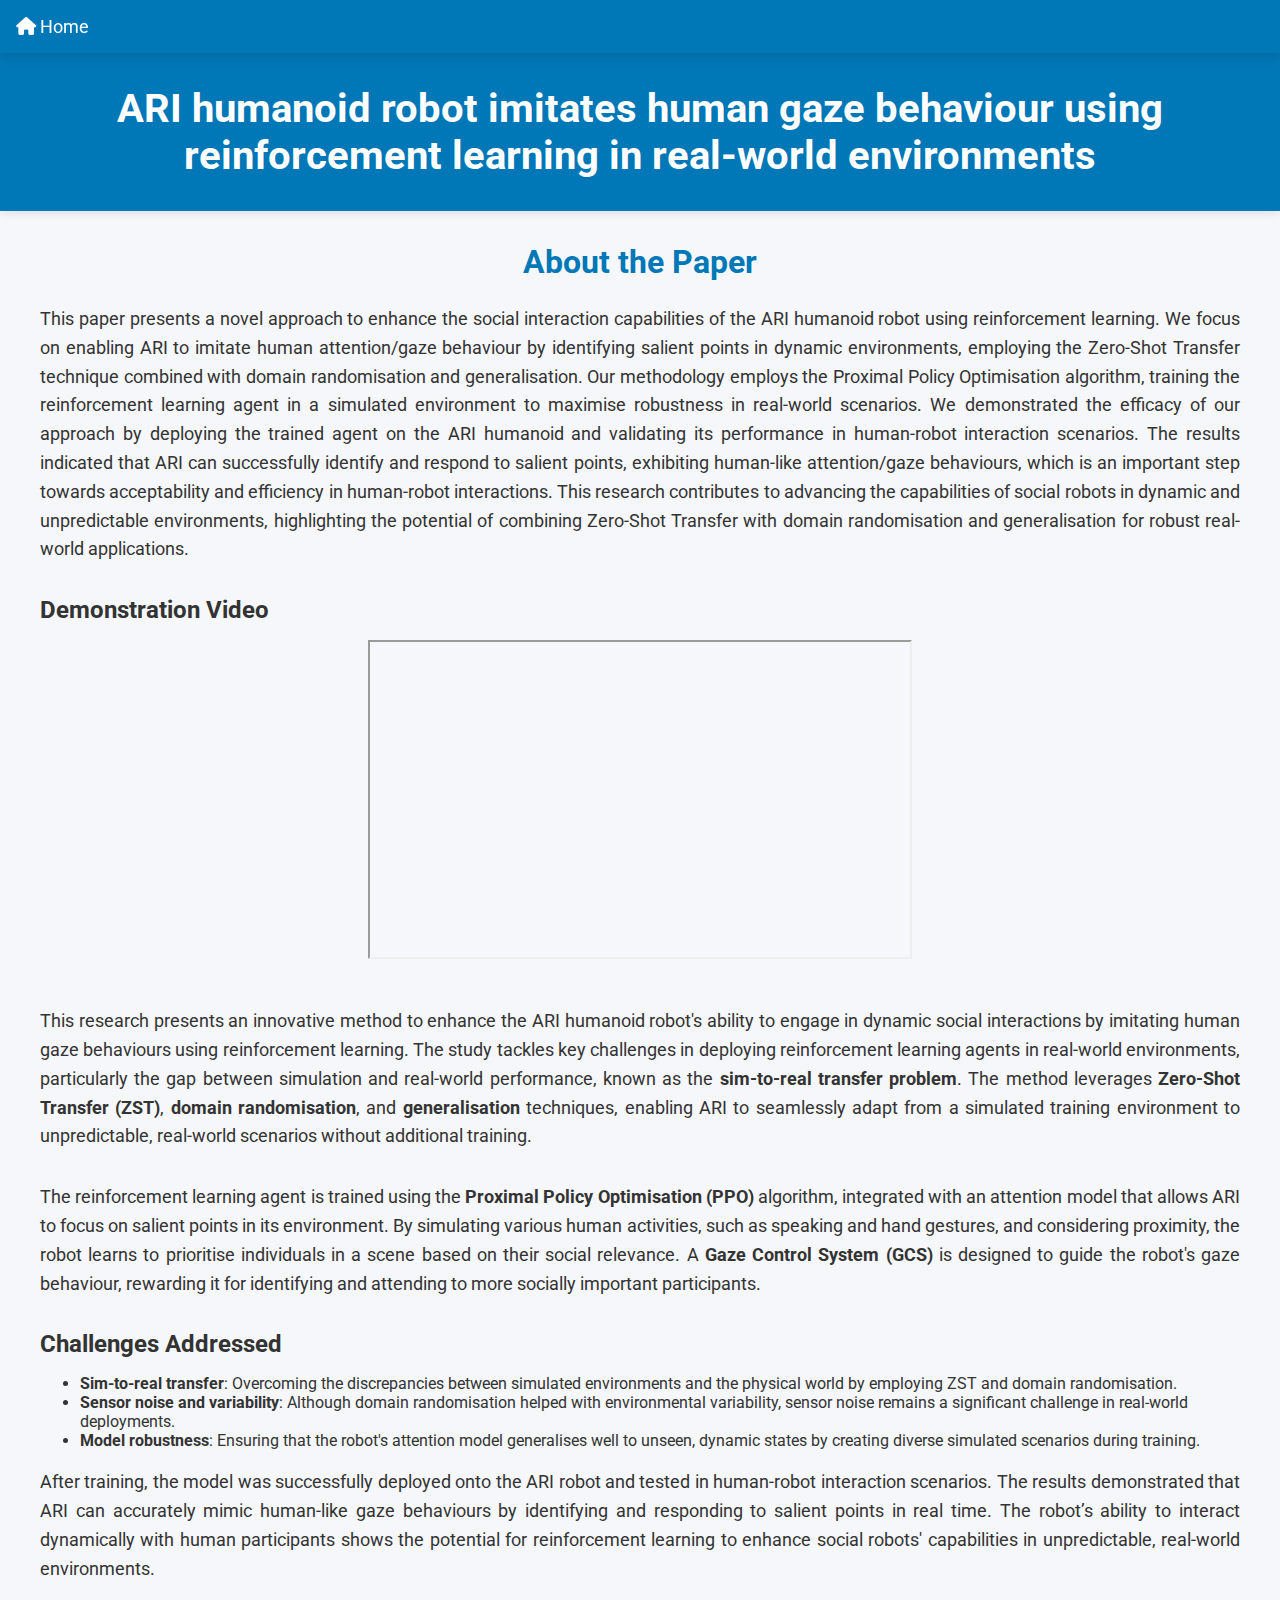
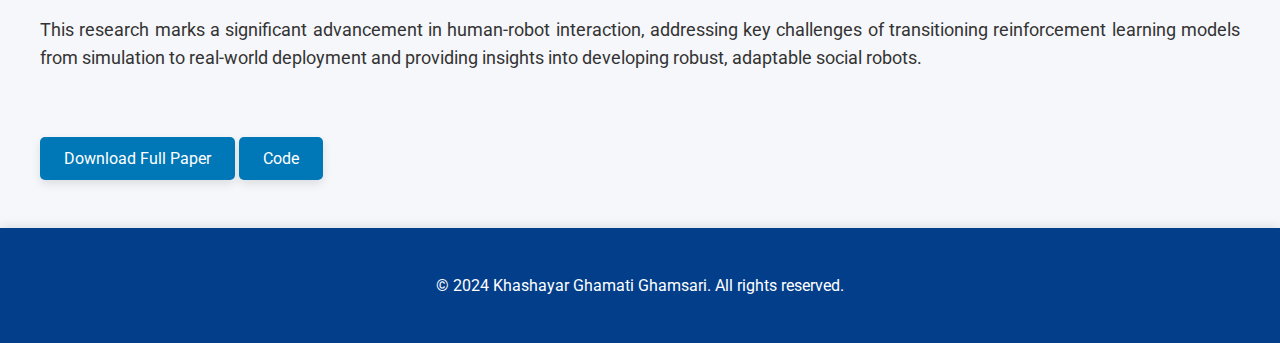
<file: rlbam/index.html>
<!DOCTYPE html>
<html lang="en">
<head>
  <meta charset="UTF-8">
  <meta name="viewport" content="width=device-width, initial-scale=1.0">
  <title>Khashayar Ghamati</title>

  <!-- Google Fonts -->
  <link rel="stylesheet" href="https://fonts.googleapis.com/css2?family=Roboto:wght@300;400;700&display=swap">

  <!-- External CSS for Icons -->
  <link rel="stylesheet" href="https://cdnjs.cloudflare.com/ajax/libs/font-awesome/6.0.0-beta3/css/all.min.css">

  <style>
    body {
      font-family: 'Roboto', sans-serif;
      margin: 0;
      padding: 0;
      background-color: #f5f7fa;
      color: #333;
    }

    /* Toolbar Styling */
    .toolbar {
      background-color: #0077b6;
      padding: 1rem;
      position: sticky;
      top: 0;
      z-index: 1000;
      display: flex;
      justify-content: flex-start;
      box-shadow: 0 4px 10px rgba(0, 0, 0, 0.1);
    }

    .toolbar a {
      color: white;
      text-decoration: none;
      font-size: 1.125rem;
      font-weight: 400;
      margin-right: 20px;
      transition: color 0.3s;
    }

    .toolbar a:hover {
      color: #94d2bd;
    }

    header {
      background-color: #0077b6;
      padding: 2rem 0;
      text-align: center;
      color: white;
      box-shadow: 0 2px 10px rgba(0, 0, 0, 0.1);
    }

    header h1 {
      font-size: 2.5rem;
      margin: 0;
      font-weight: 700;
    }

    .container {
      max-width: 1200px;
      margin: 2rem auto;
      padding: 0 20px;
    }

    section h2 {
      font-size: 2rem;
      color: #0077b6;
      text-align: center;
      margin-bottom: 1.5rem;
      font-weight: 700;
    }

    section p {
      font-size: 1.125rem;
      line-height: 1.6;
      text-align: justify;
      margin-bottom: 2rem;
    }

    /* Videos section */
    .videos {
      display: flex;
      justify-content: space-around;
      flex-wrap: wrap;
      gap: 1.5rem;
      margin-bottom: 3rem;
    }

    .videos iframe {
      flex: 1 1 45%;
      max-width: 45%;
      min-width: 300px;
      height: 315px;
    }

    /* Abstract section */
    h3 {
      color: #333;
      font-size: 1.5rem;
      margin-bottom: 1rem;
    }

    /* Download button */
    a.download-btn {
      display: inline-block;
      background-color: #0077b6;
      color: white;
      padding: 0.75rem 1.5rem;
      text-decoration: none;
      font-size: 1rem;
      border-radius: 5px;
      transition: background-color 0.3s;
      text-align: center;
      margin-top: 2rem;
      box-shadow: 0 4px 10px rgba(0, 0, 0, 0.1);
    }

    a.download-btn:hover {
      background-color: #0096c7;
    }

    /* Footer */
    footer {
      text-align: center;
      padding: 2rem 0;
      background-color: #023e8a;
      color: white;
      margin-top: 3rem;
      box-shadow: 0 -2px 10px rgba(0, 0, 0, 0.1);
    }

    /* Responsive design */
    @media (max-width: 768px) {
      header h1 {
        font-size: 2rem;
      }

      .videos iframe {
        max-width: 100%;
        height: auto;
      }

      section p {
        font-size: 1rem;
      }
    }
  </style>
</head>
<body>

<!-- Toolbar with Home Button -->
<div class="toolbar">
  <a href="/"><i class="fas fa-home"></i> Home</a>
</div>

<header>
  <h1>ARI humanoid robot imitates human gaze behaviour using
    reinforcement learning in real-world environments</h1>
</header>

<div class="container">
  <section id="rlbam">
    <h2>About the Paper</h2>
    <p>
      This paper presents a novel approach to enhance the social interaction capabilities of the ARI humanoid robot using reinforcement learning. We focus on enabling ARI to imitate human attention/gaze behaviour by identifying salient points in dynamic environments, employing the Zero-Shot Transfer technique combined with domain randomisation and generalisation. Our methodology employs the Proximal Policy Optimisation algorithm, training the reinforcement learning agent in a simulated environment to maximise robustness in real-world scenarios. We demonstrated the efficacy of our approach by deploying the trained agent on the ARI humanoid and validating its performance in human-robot interaction scenarios. The results indicated that ARI can successfully identify and respond to salient points, exhibiting human-like attention/gaze behaviours, which is an important step towards acceptability and efficiency in human-robot interactions. This research contributes to advancing the capabilities of social robots in dynamic and unpredictable environments, highlighting the potential of combining Zero-Shot Transfer with domain randomisation and generalisation for robust real-world applications.
    </p>

    <!-- Video Embeds -->
    <h3>Demonstration Video</h3>
    <div class="videos">
      <iframe width="560" height="315" src="https://www.youtube.com/embed/HI_fXSfgixk" title="ARI humanoid robot imitates human gaze behaviour using reinforcement learning in real-world environments" allowfullscreen></iframe>
    </div>

    <!-- Abstract -->


    <p>This research presents an innovative method to enhance the ARI humanoid robot's ability to engage in dynamic social interactions by imitating human gaze behaviours using reinforcement learning. The study tackles key challenges in deploying reinforcement learning agents in real-world environments, particularly the gap between simulation and real-world performance, known as the <strong>sim-to-real transfer problem</strong>. The method leverages <strong>Zero-Shot Transfer (ZST)</strong>, <strong>domain randomisation</strong>, and <strong>generalisation</strong> techniques, enabling ARI to seamlessly adapt from a simulated training environment to unpredictable, real-world scenarios without additional training.</p>

    <p>The reinforcement learning agent is trained using the <strong>Proximal Policy Optimisation (PPO)</strong> algorithm, integrated with an attention model that allows ARI to focus on salient points in its environment. By simulating various human activities, such as speaking and hand gestures, and considering proximity, the robot learns to prioritise individuals in a scene based on their social relevance. A <strong>Gaze Control System (GCS)</strong> is designed to guide the robot's gaze behaviour, rewarding it for identifying and attending to more socially important participants.</p>

    <h3>Challenges Addressed</h3>
    <ul>
      <li><strong>Sim-to-real transfer</strong>: Overcoming the discrepancies between simulated environments and the physical world by employing ZST and domain randomisation.</li>
      <li><strong>Sensor noise and variability</strong>: Although domain randomisation helped with environmental variability, sensor noise remains a significant challenge in real-world deployments.</li>
      <li><strong>Model robustness</strong>: Ensuring that the robot's attention model generalises well to unseen, dynamic states by creating diverse simulated scenarios during training.</li>
    </ul>

    <p>After training, the model was successfully deployed onto the ARI robot and tested in human-robot interaction scenarios. The results demonstrated that ARI can accurately mimic human-like gaze behaviours by identifying and responding to salient points in real time. The robot’s ability to interact dynamically with human participants shows the potential for reinforcement learning to enhance social robots' capabilities in unpredictable, real-world environments.</p>

    <p>This research marks a significant advancement in human-robot interaction, addressing key challenges of transitioning reinforcement learning models from simulation to real-world deployment and providing insights into developing robust, adaptable social robots.</p>


    <!-- Download Paper -->
    <a href="https://ieeexplore.ieee.org/document/10769867" download class="download-btn">Download Full Paper</a>
    <a href="#" class="download-btn" onclick="showCodeDialog(event)">Code</a>
  </section>
</div>

<script>
  function showCodeDialog(event) {
    event.preventDefault();
    alert("To access the source code, please email us at: k.ghamati@herts.ac.uk");
  }
</script>

<footer>
  <p>&copy; 2024 Khashayar Ghamati Ghamsari. All rights reserved.</p>
</footer>

</body>
</html>
</file>
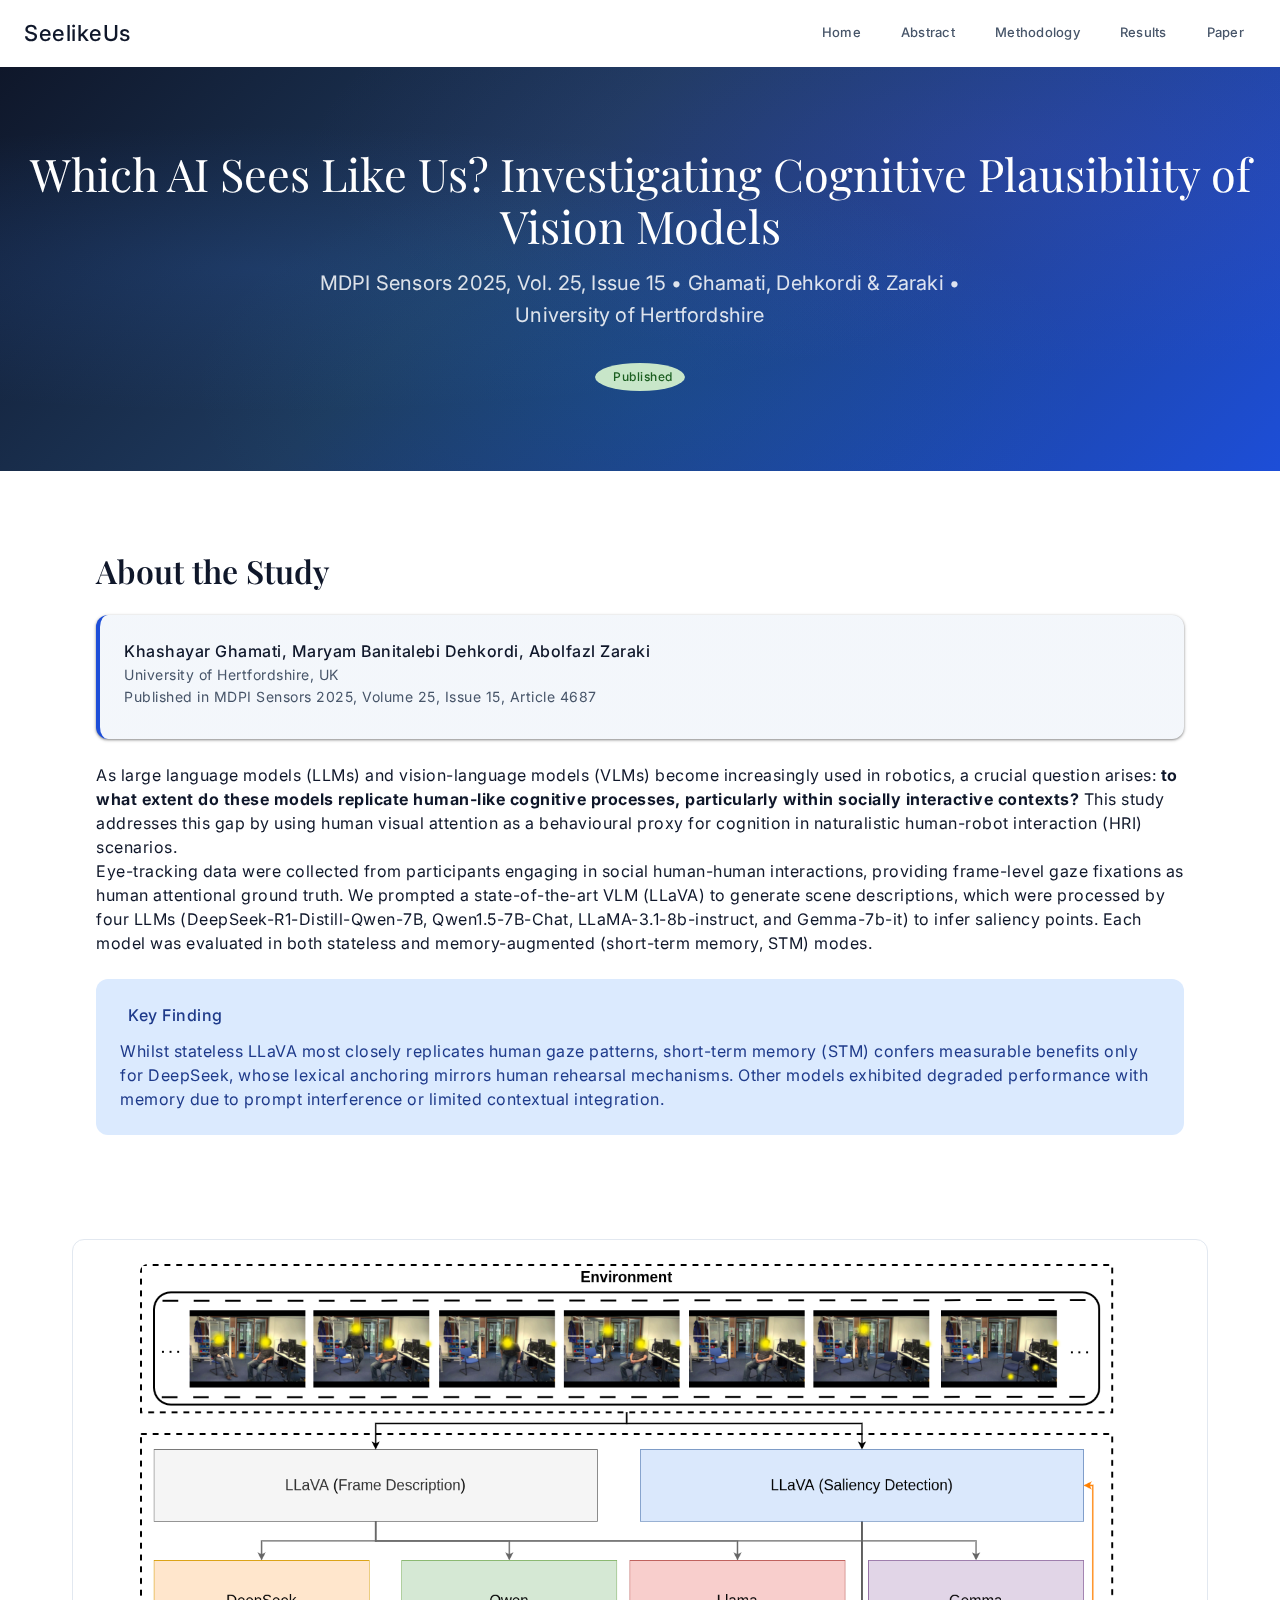
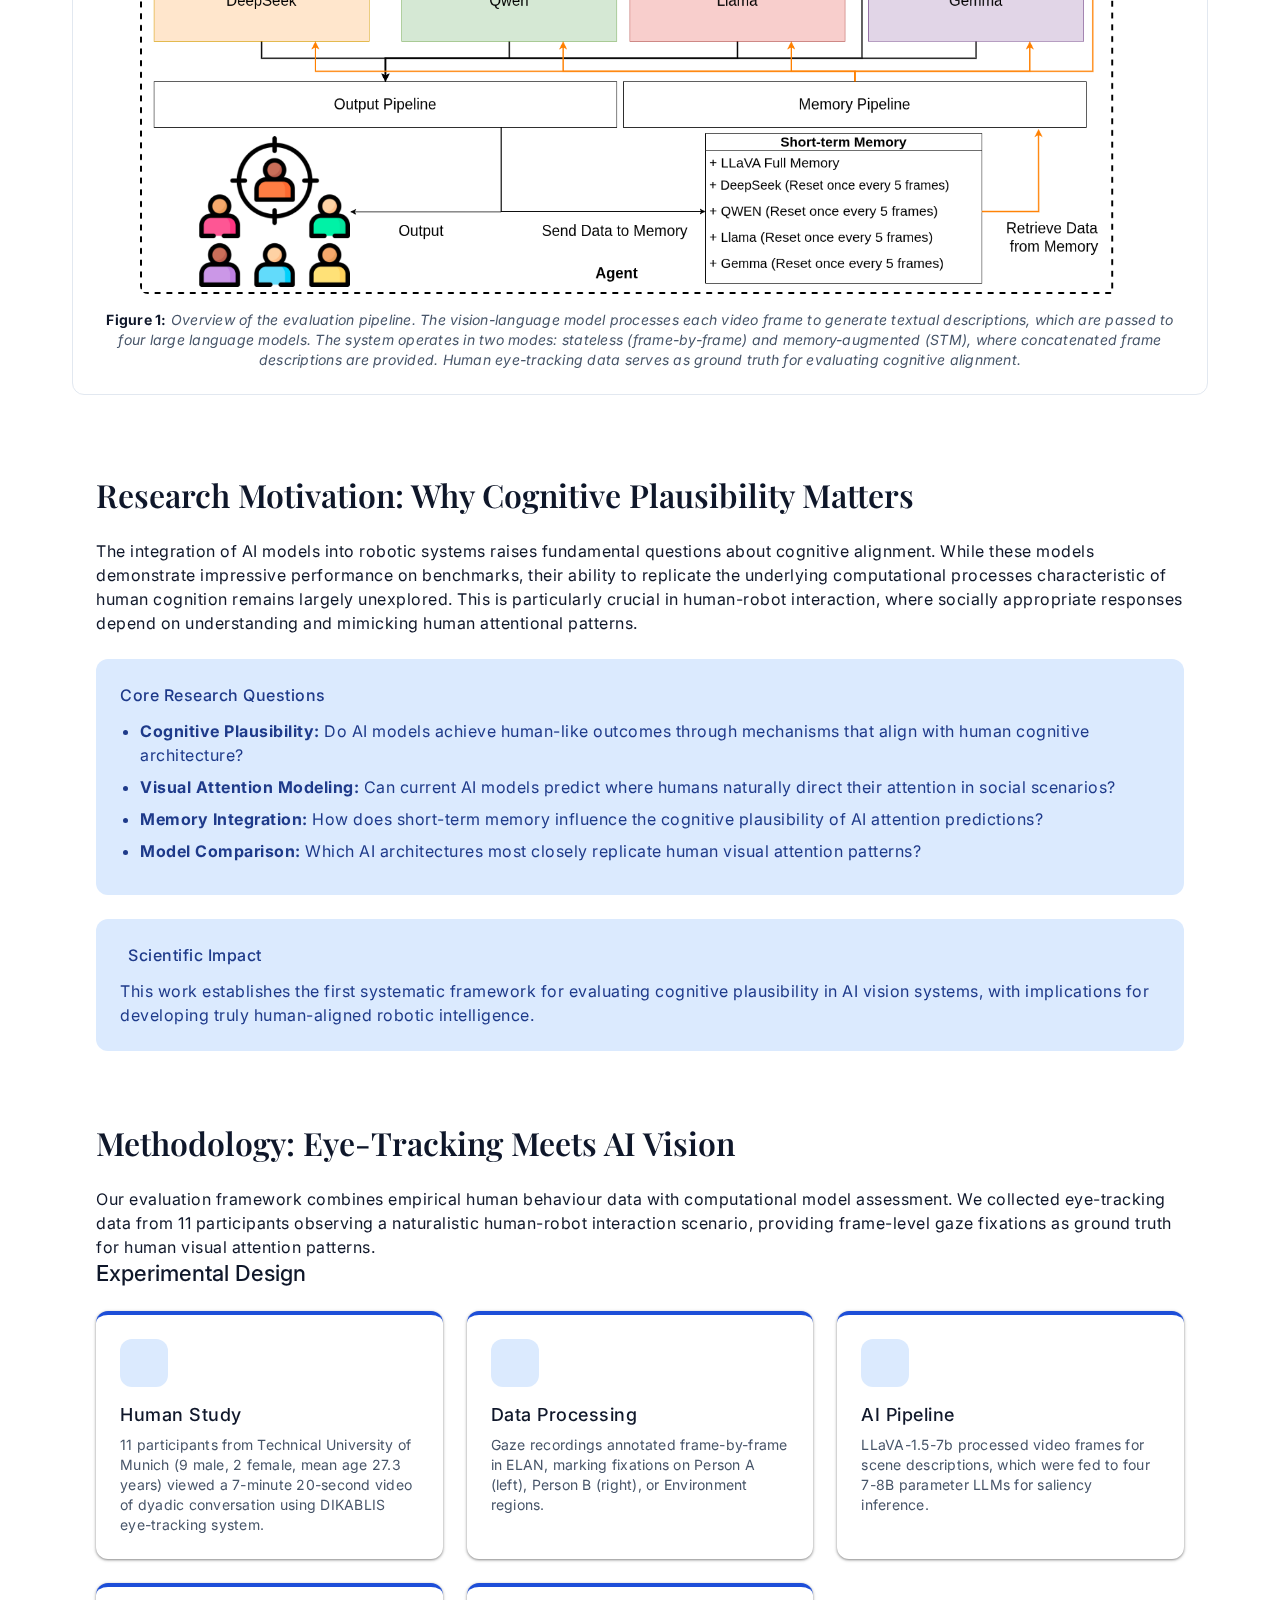
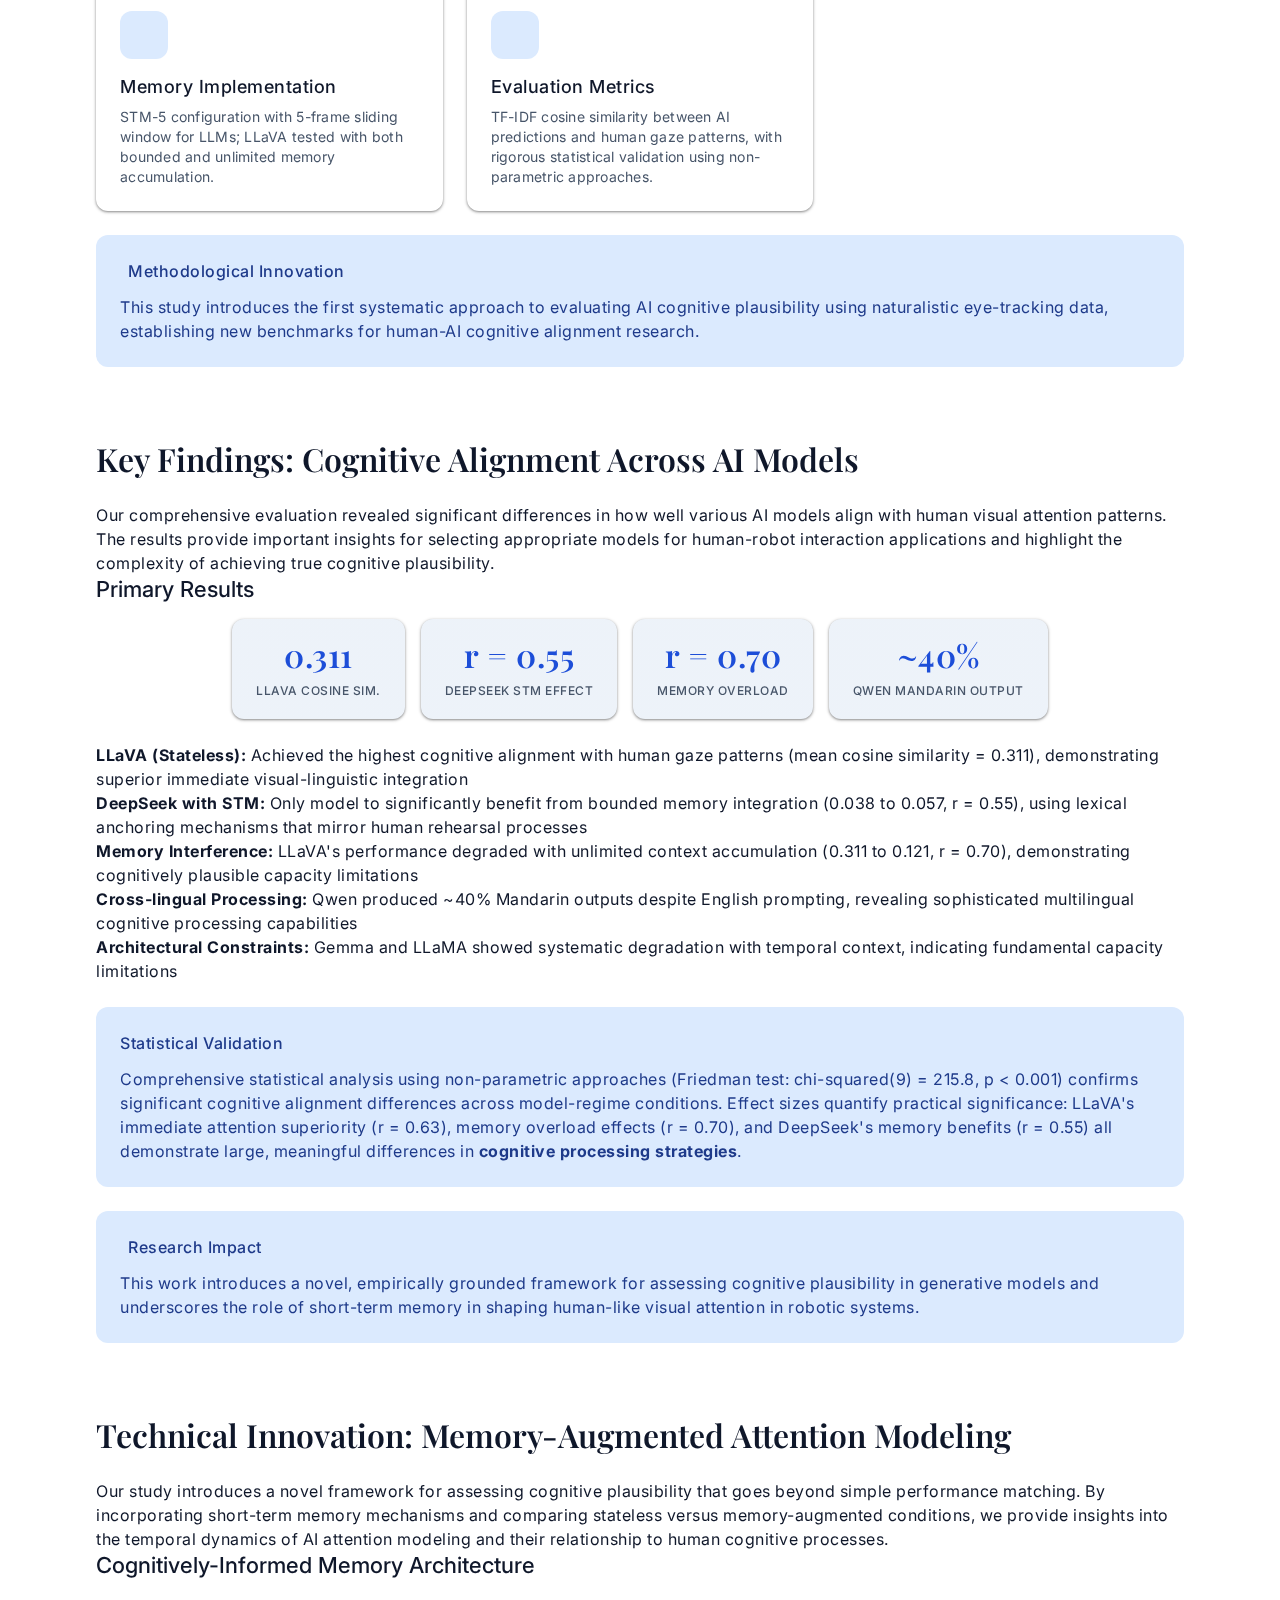
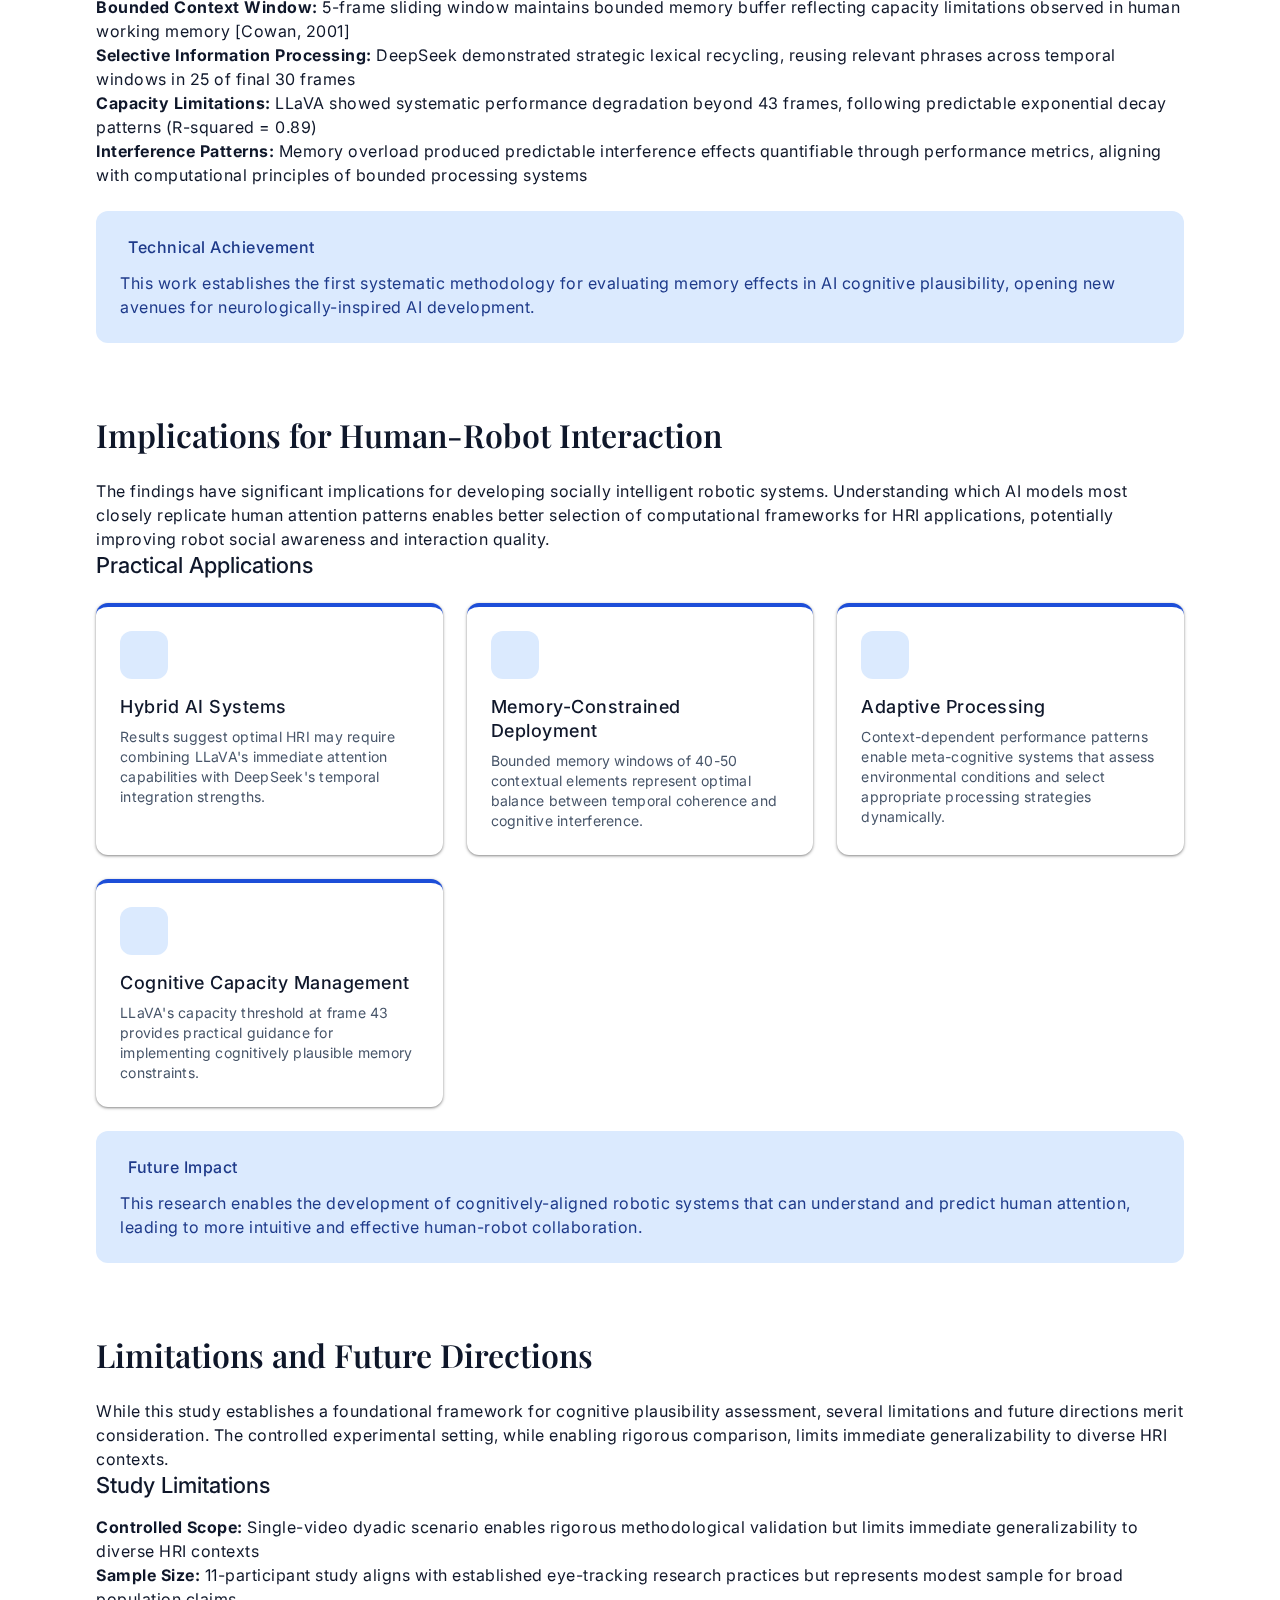
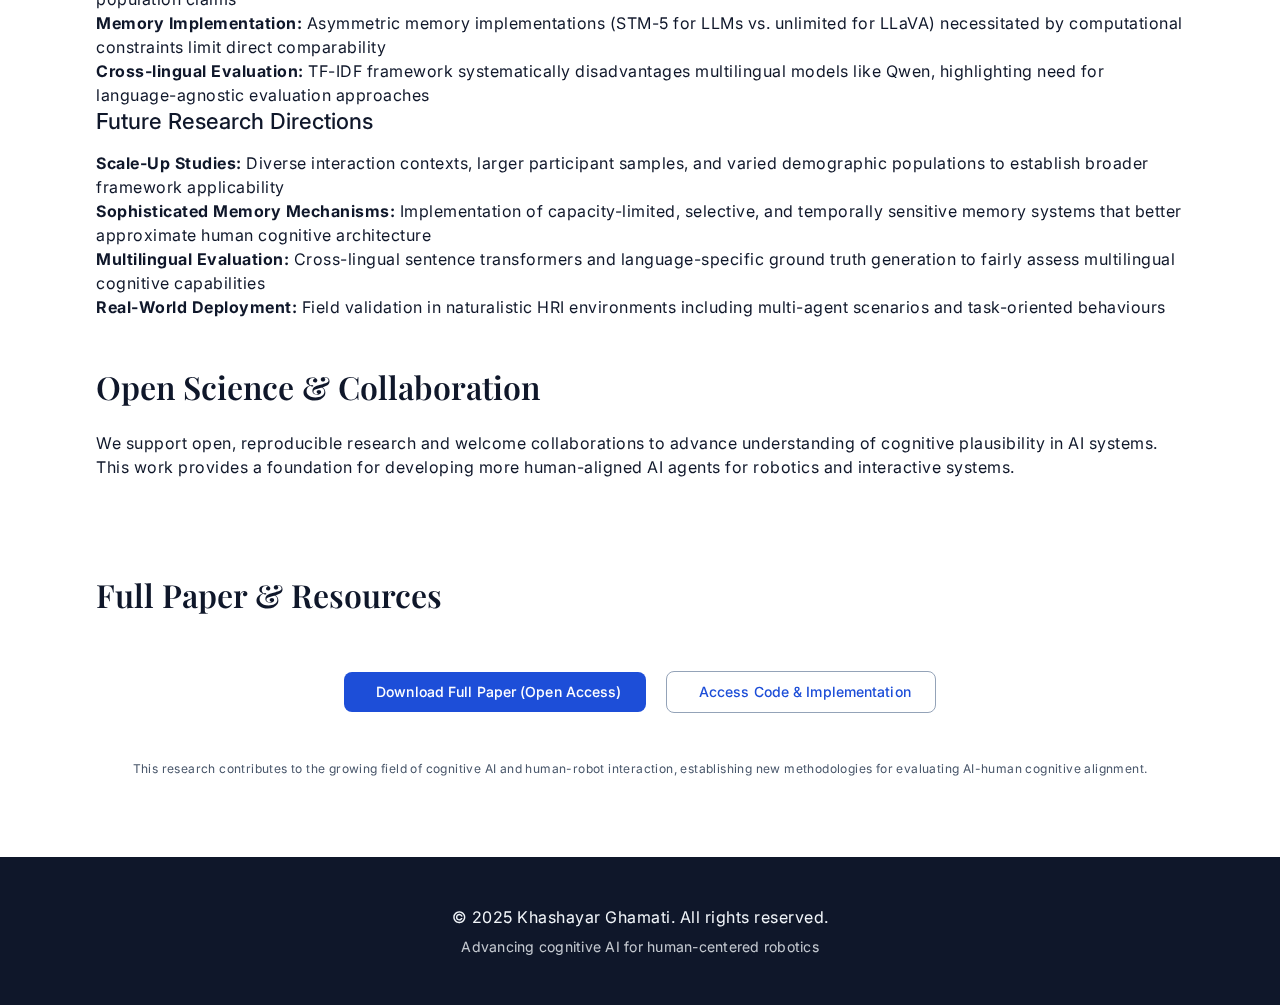
<file: seelikeus/index.html>
<!DOCTYPE html>
<html lang="en-GB">
<head>
  <meta charset="UTF-8">
  <meta name="viewport" content="width=device-width, initial-scale=1.0">

  <!-- DNS Prefetch and Preconnect for Performance -->
  <link rel="dns-prefetch" href="//fonts.googleapis.com">
  <link rel="dns-prefetch" href="//cdnjs.cloudflare.com">
  <link rel="preconnect" href="https://fonts.googleapis.com" crossorigin>
  <link rel="preconnect" href="https://fonts.gstatic.com" crossorigin>
  <link rel="preconnect" href="https://cdnjs.cloudflare.com" crossorigin>

  <!-- SEO Meta Tags -->
  <meta name="description" content="Which AI Sees Like Us? Cognitive plausibility of vision and language models via eye-tracking in human-robot interaction. Published in MDPI Sensors 2025.">
  <meta name="keywords" content="cognitive plausibility, human attention modeling, LLMs, VLMs, human-robot interaction, human-computer interaction, eye-tracking, visual attention, saliency detection, Khashayar Ghamati, LLaVA, DeepSeek, Qwen, LLaMA, Gemma, short-term memory, AI cognition, vision-language models, MDPI Sensors 2025, cognitive AI, neural attention, gaze tracking, social robotics">
  <meta name="author" content="Khashayar Ghamati, Maryam Banitalebi Dehkordi, Abolfazl Zaraki">
  <meta name="robots" content="index, follow">

  <!-- Open Graph -->
  <meta property="og:title" content="Which AI Sees Like Us? Cognitive Plausibility in Vision Models">
  <meta property="og:description" content="Eye-tracking study comparing AI models with human visual attention patterns in HRI. Reveals how well LLMs and VLMs replicate human-like cognitive processes.">
  <meta property="og:image" content="https://ghamati.com/seelikeus/LLM_comprasion.png">
  <meta property="og:type" content="article">
  <meta property="og:url" content="https://ghamati.com/seelikeus/">
  <meta property="og:site_name" content="Khashayar Ghamati - AI Research">
  <meta property="og:locale" content="en_GB">
  <meta property="article:author" content="Khashayar Ghamati">
  <meta property="article:published_time" content="2025-07-29">
  <meta property="article:section" content="Artificial Intelligence">
  <meta property="article:tag" content="cognitive plausibility">
  <meta property="article:tag" content="eye-tracking">
  <meta property="article:tag" content="vision models">
  <meta property="article:tag" content="human-robot interaction">

  <!-- Twitter Card -->
  <meta name="twitter:card" content="summary_large_image">
  <meta name="twitter:title" content="Which AI Sees Like Us? Vision Model Cognition | Sensors 2025">
  <meta name="twitter:description" content="Eye-tracking study comparing LLMs and VLMs with human visual attention patterns in HRI scenarios.">
  <meta name="twitter:image" content="https://ghamati.com/seelikeus/LLM_comprasion.png">

  <link rel="canonical" href="https://ghamati.com/seelikeus/">

  <title>Which AI Sees Like Us? Cognitive Plausibility of Vision Models | Sensors 2025</title>

  <!-- Shared MD3 Design System -->
  <link rel="stylesheet" href="/css/material-design.css">

  <!-- Google Fonts -->
  <link rel="stylesheet" href="https://fonts.googleapis.com/css2?family=Inter:wght@300;400;500;600;700&family=Playfair+Display:wght@400;600;700&display=swap">

  <!-- Font Awesome Icons -->
  <link rel="stylesheet" href="https://cdnjs.cloudflare.com/ajax/libs/font-awesome/6.6.0/css/all.min.css" integrity="sha512-Kc323vGBEqzTmouAECnVceyQqyqdsSiqLQISBL29aUW4U/M7pSPA/gEUZQqv1cwx4OnYxTxve5UMg5GT6L4JJg==" crossorigin="anonymous" referrerpolicy="no-referrer">

  <!-- Structured Data -->
  <script type="application/ld+json">
    {
      "@context": "https://schema.org",
      "@type": "ScholarlyArticle",
      "headline": "Which AI Sees Like Us? Investigating the Cognitive Plausibility of Language and Vision Models via Eye-Tracking in Human-Robot Interaction",
      "author": [
        {
          "@type": "Person",
          "name": "Khashayar Ghamati",
          "affiliation": {
            "@type": "Organization",
            "name": "University of Hertfordshire"
          },
          "url": "https://ghamati.com",
          "sameAs": [
            "https://scholar.google.com/citations?user=zRG8t_oAAAAJ&hl=en",
            "https://orcid.org/0009-0002-6416-3127"
          ]
        },
        {
          "@type": "Person",
          "name": "Maryam Banitalebi Dehkordi",
          "affiliation": {
            "@type": "Organization",
            "name": "University of Hertfordshire"
          }
        },
        {
          "@type": "Person",
          "name": "Abolfazl Zaraki",
          "affiliation": {
            "@type": "Organization",
            "name": "University of Hertfordshire"
          }
        }
      ],
      "datePublished": "2025-07-29",
      "url": "https://ghamati.com/seelikeus/",
      "image": "https://ghamati.com/seelikeus/LLM_comprasion.png",
      "inLanguage": "en",
      "publisher": {
        "@type": "Organization",
        "name": "MDPI Sensors",
        "url": "https://www.mdpi.com/journal/sensors"
      },
      "about": [
        "cognitive plausibility",
        "human attention modeling",
        "LLMs",
        "VLMs",
        "human-robot interaction",
        "eye-tracking",
        "visual attention",
        "AI cognition",
        "vision-language models",
        "cognitive alignment"
      ],
      "description": "This study investigates the cognitive plausibility of large language models and vision-language models by comparing their visual attention predictions with human eye-tracking data in human-robot interaction scenarios.",
      "keywords": "cognitive plausibility, eye-tracking, vision models, LLMs, VLMs, human attention, AI cognition",
      "isAccessibleForFree": true,
      "creativeWorkStatus": "Published"
    }
  </script>

  <!-- Google Analytics -->
  <script async src="https://www.googletagmanager.com/gtag/js?id=G-HV1K905FF2"></script>
  <script>
    window.dataLayer = window.dataLayer || [];
    function gtag(){dataLayer.push(arguments);}
    gtag('js', new Date());
    gtag('config', 'G-HV1K905FF2');
  </script>
</head>
<body>

<a href="#abstract" class="md-skip-link">Skip to content</a>

<!-- Top App Bar -->
<nav class="md-top-app-bar" id="top-bar">
  <span class="md-top-app-bar__title">SeelikeUs</span>
  <div class="md-top-app-bar__nav">
    <a href="/"><i class="fas fa-home"></i> Home</a>
    <a href="#abstract"><i class="fas fa-file-alt"></i> Abstract</a>
    <a href="#methodology"><i class="fas fa-microscope"></i> Methodology</a>
    <a href="#results"><i class="fas fa-chart-bar"></i> Results</a>
    <a href="#access"><i class="fas fa-download"></i> Paper</a>
  </div>
</nav>

<!-- Hero Section -->
<header class="md-hero">
  <h1 class="md-display-medium">Which AI Sees Like Us? Investigating Cognitive Plausibility of Vision Models</h1>
  <p class="md-hero__subtitle">MDPI Sensors 2025, Vol. 25, Issue 15 &bull; Ghamati, Dehkordi &amp; Zaraki &bull; University of Hertfordshire</p>
  <div class="md-hero__actions">
    <span class="md-publication-status md-publication-status--published"><i class="fas fa-check-circle"></i> Published</span>
  </div>
</header>

<main class="md-container md-sp-32">

  <!-- About / Abstract -->
  <section class="md-section" id="abstract">
    <h2 class="md-headline-large md-mb-24">About the Study</h2>

    <div class="md-author-card md-mb-24">
      <div class="md-author-card__info">
        <div class="md-author-card__name">Khashayar Ghamati, Maryam Banitalebi Dehkordi, Abolfazl Zaraki</div>
        <div class="md-author-card__affiliation">University of Hertfordshire, UK</div>
        <div class="md-author-card__affiliation">Published in MDPI Sensors 2025, Volume 25, Issue 15, Article 4687</div>
        <div class="md-author-card__links">
          <a href="https://doi.org/10.3390/s25154687" target="_blank" rel="noopener" title="DOI"><i class="fas fa-link"></i></a>
          <a href="https://scholar.google.com/citations?user=zRG8t_oAAAAJ&hl=en" target="_blank" rel="noopener" title="Google Scholar"><i class="fas fa-graduation-cap"></i></a>
          <a href="https://orcid.org/0009-0002-6416-3127" target="_blank" rel="noopener" title="ORCID"><i class="fab fa-orcid"></i></a>
        </div>
      </div>
    </div>

    <p class="md-body-large">
      As large language models (LLMs) and vision-language models (VLMs) become increasingly used in robotics, a crucial question arises: <b>to what extent do these models replicate human-like cognitive processes, particularly within socially interactive contexts?</b> This study addresses this gap by using human visual attention as a behavioural proxy for cognition in naturalistic human-robot interaction (HRI) scenarios.
    </p>

    <p class="md-body-large">
      Eye-tracking data were collected from participants engaging in social human-human interactions, providing frame-level gaze fixations as human attentional ground truth. We prompted a state-of-the-art VLM (LLaVA) to generate scene descriptions, which were processed by four LLMs (DeepSeek-R1-Distill-Qwen-7B, Qwen1.5-7B-Chat, LLaMA-3.1-8b-instruct, and Gemma-7b-it) to infer saliency points. Each model was evaluated in both stateless and memory-augmented (short-term memory, STM) modes.
    </p>

    <div class="md-highlight-box">
      <p class="md-highlight-box__title"><i class="fas fa-lightbulb"></i> Key Finding</p>
      <p>Whilst stateless LLaVA most closely replicates human gaze patterns, short-term memory (STM) confers measurable benefits only for DeepSeek, whose lexical anchoring mirrors human rehearsal mechanisms. Other models exhibited degraded performance with memory due to prompt interference or limited contextual integration.</p>
    </div>
  </section>

  <!-- Figure 1 -->
  <figure class="md-figure">
    <img src="LLM_comprasion.png" alt="Evaluation pipeline comparing vision-language models and large language models with human eye-tracking data in cognitive plausibility study" class="figure-large" loading="eager" width="1000" height="700">
    <figcaption><strong>Figure 1:</strong> Overview of the evaluation pipeline. The vision-language model processes each video frame to generate textual descriptions, which are passed to four large language models. The system operates in two modes: stateless (frame-by-frame) and memory-augmented (STM), where concatenated frame descriptions are provided. Human eye-tracking data serves as ground truth for evaluating cognitive alignment.</figcaption>
  </figure>

  <!-- Research Motivation -->
  <section class="md-section">
    <h2 class="md-headline-large md-mb-24">Research Motivation: Why Cognitive Plausibility Matters</h2>
    <p class="md-body-large">
      The integration of AI models into robotic systems raises fundamental questions about cognitive alignment. While these models demonstrate impressive performance on benchmarks, their ability to replicate the underlying computational processes characteristic of human cognition remains largely unexplored. This is particularly crucial in human-robot interaction, where socially appropriate responses depend on understanding and mimicking human attentional patterns.
    </p>

    <div class="md-highlight-box md-mt-24">
      <p class="md-highlight-box__title">Core Research Questions</p>
      <ul>
        <li><b>Cognitive Plausibility:</b> Do AI models achieve human-like outcomes through mechanisms that align with human cognitive architecture?</li>
        <li><b>Visual Attention Modeling:</b> Can current AI models predict where humans naturally direct their attention in social scenarios?</li>
        <li><b>Memory Integration:</b> How does short-term memory influence the cognitive plausibility of AI attention predictions?</li>
        <li><b>Model Comparison:</b> Which AI architectures most closely replicate human visual attention patterns?</li>
      </ul>
    </div>

    <div class="md-highlight-box md-mt-24">
      <p class="md-highlight-box__title"><i class="fas fa-brain"></i> Scientific Impact</p>
      <p>This work establishes the first systematic framework for evaluating cognitive plausibility in AI vision systems, with implications for developing truly human-aligned robotic intelligence.</p>
    </div>
  </section>

  <!-- Methodology -->
  <section class="md-section" id="methodology">
    <h2 class="md-headline-large md-mb-24">Methodology: Eye-Tracking Meets AI Vision</h2>
    <p class="md-body-large">
      Our evaluation framework combines empirical human behaviour data with computational model assessment. We collected eye-tracking data from 11 participants observing a naturalistic human-robot interaction scenario, providing frame-level gaze fixations as ground truth for human visual attention patterns.
    </p>

    <h3 class="md-title-large md-mb-16">Experimental Design</h3>
    <div class="md-method-grid">
      <div class="md-method-card">
        <div class="md-method-card__icon"><i class="fas fa-users"></i></div>
        <div class="md-method-card__title">Human Study</div>
        <div class="md-method-card__body">11 participants from Technical University of Munich (9 male, 2 female, mean age 27.3 years) viewed a 7-minute 20-second video of dyadic conversation using DIKABLIS eye-tracking system.</div>
      </div>
      <div class="md-method-card">
        <div class="md-method-card__icon"><i class="fas fa-database"></i></div>
        <div class="md-method-card__title">Data Processing</div>
        <div class="md-method-card__body">Gaze recordings annotated frame-by-frame in ELAN, marking fixations on Person A (left), Person B (right), or Environment regions.</div>
      </div>
      <div class="md-method-card">
        <div class="md-method-card__icon"><i class="fas fa-robot"></i></div>
        <div class="md-method-card__title">AI Pipeline</div>
        <div class="md-method-card__body">LLaVA-1.5-7b processed video frames for scene descriptions, which were fed to four 7-8B parameter LLMs for saliency inference.</div>
      </div>
      <div class="md-method-card">
        <div class="md-method-card__icon"><i class="fas fa-memory"></i></div>
        <div class="md-method-card__title">Memory Implementation</div>
        <div class="md-method-card__body">STM-5 configuration with 5-frame sliding window for LLMs; LLaVA tested with both bounded and unlimited memory accumulation.</div>
      </div>
      <div class="md-method-card">
        <div class="md-method-card__icon"><i class="fas fa-chart-bar"></i></div>
        <div class="md-method-card__title">Evaluation Metrics</div>
        <div class="md-method-card__body">TF-IDF cosine similarity between AI predictions and human gaze patterns, with rigorous statistical validation using non-parametric approaches.</div>
      </div>
    </div>

    <div class="md-highlight-box md-mt-24">
      <p class="md-highlight-box__title"><i class="fas fa-microscope"></i> Methodological Innovation</p>
      <p>This study introduces the first systematic approach to evaluating AI cognitive plausibility using naturalistic eye-tracking data, establishing new benchmarks for human-AI cognitive alignment research.</p>
    </div>
  </section>

  <!-- Key Findings -->
  <section class="md-section" id="results">
    <h2 class="md-headline-large md-mb-24">Key Findings: Cognitive Alignment Across AI Models</h2>
    <p class="md-body-large">
      Our comprehensive evaluation revealed significant differences in how well various AI models align with human visual attention patterns. The results provide important insights for selecting appropriate models for human-robot interaction applications and highlight the complexity of achieving true cognitive plausibility.
    </p>

    <h3 class="md-title-large md-mb-16">Primary Results</h3>

    <div class="md-stat-row md-mb-24">
      <div class="md-stat-badge">
        <div class="md-stat-badge__value">0.311</div>
        <div class="md-stat-badge__label">LLaVA Cosine Sim.</div>
      </div>
      <div class="md-stat-badge">
        <div class="md-stat-badge__value">r = 0.55</div>
        <div class="md-stat-badge__label">DeepSeek STM Effect</div>
      </div>
      <div class="md-stat-badge">
        <div class="md-stat-badge__value">r = 0.70</div>
        <div class="md-stat-badge__label">Memory Overload</div>
      </div>
      <div class="md-stat-badge">
        <div class="md-stat-badge__value">~40%</div>
        <div class="md-stat-badge__label">Qwen Mandarin Output</div>
      </div>
    </div>

    <ul>
      <li><b>LLaVA (Stateless):</b> Achieved the highest cognitive alignment with human gaze patterns (mean cosine similarity = 0.311), demonstrating superior immediate visual-linguistic integration</li>
      <li><b>DeepSeek with STM:</b> Only model to significantly benefit from bounded memory integration (0.038 to 0.057, r = 0.55), using lexical anchoring mechanisms that mirror human rehearsal processes</li>
      <li><b>Memory Interference:</b> LLaVA's performance degraded with unlimited context accumulation (0.311 to 0.121, r = 0.70), demonstrating cognitively plausible capacity limitations</li>
      <li><b>Cross-lingual Processing:</b> Qwen produced ~40% Mandarin outputs despite English prompting, revealing sophisticated multilingual cognitive processing capabilities</li>
      <li><b>Architectural Constraints:</b> Gemma and LLaMA showed systematic degradation with temporal context, indicating fundamental capacity limitations</li>
    </ul>

    <div class="md-highlight-box md-mt-24">
      <p class="md-highlight-box__title">Statistical Validation</p>
      <p>Comprehensive statistical analysis using non-parametric approaches (Friedman test: chi-squared(9) = 215.8, p &lt; 0.001) confirms significant cognitive alignment differences across model-regime conditions. Effect sizes quantify practical significance: LLaVA's immediate attention superiority (r = 0.63), memory overload effects (r = 0.70), and DeepSeek's memory benefits (r = 0.55) all demonstrate large, meaningful differences in <b>cognitive processing strategies</b>.</p>
    </div>

    <div class="md-highlight-box md-mt-24">
      <p class="md-highlight-box__title"><i class="fas fa-chart-line"></i> Research Impact</p>
      <p>This work introduces a novel, empirically grounded framework for assessing cognitive plausibility in generative models and underscores the role of short-term memory in shaping human-like visual attention in robotic systems.</p>
    </div>
  </section>

  <!-- Technical Innovation -->
  <section class="md-section">
    <h2 class="md-headline-large md-mb-24">Technical Innovation: Memory-Augmented Attention Modeling</h2>
    <p class="md-body-large">
      Our study introduces a novel framework for assessing cognitive plausibility that goes beyond simple performance matching. By incorporating short-term memory mechanisms and comparing stateless versus memory-augmented conditions, we provide insights into the temporal dynamics of AI attention modeling and their relationship to human cognitive processes.
    </p>

    <h3 class="md-title-large md-mb-16">Cognitively-Informed Memory Architecture</h3>
    <ul>
      <li><b>Bounded Context Window:</b> 5-frame sliding window maintains bounded memory buffer reflecting capacity limitations observed in human working memory [Cowan, 2001]</li>
      <li><b>Selective Information Processing:</b> DeepSeek demonstrated strategic lexical recycling, reusing relevant phrases across temporal windows in 25 of final 30 frames</li>
      <li><b>Capacity Limitations:</b> LLaVA showed systematic performance degradation beyond 43 frames, following predictable exponential decay patterns (R-squared = 0.89)</li>
      <li><b>Interference Patterns:</b> Memory overload produced predictable interference effects quantifiable through performance metrics, aligning with computational principles of bounded processing systems</li>
    </ul>

    <div class="md-highlight-box md-mt-24">
      <p class="md-highlight-box__title"><i class="fas fa-cogs"></i> Technical Achievement</p>
      <p>This work establishes the first systematic methodology for evaluating memory effects in AI cognitive plausibility, opening new avenues for neurologically-inspired AI development.</p>
    </div>
  </section>

  <!-- Implications -->
  <section class="md-section">
    <h2 class="md-headline-large md-mb-24">Implications for Human-Robot Interaction</h2>
    <p class="md-body-large">
      The findings have significant implications for developing socially intelligent robotic systems. Understanding which AI models most closely replicate human attention patterns enables better selection of computational frameworks for HRI applications, potentially improving robot social awareness and interaction quality.
    </p>

    <h3 class="md-title-large md-mb-16">Practical Applications</h3>
    <div class="md-method-grid">
      <div class="md-method-card">
        <div class="md-method-card__icon"><i class="fas fa-project-diagram"></i></div>
        <div class="md-method-card__title">Hybrid AI Systems</div>
        <div class="md-method-card__body">Results suggest optimal HRI may require combining LLaVA's immediate attention capabilities with DeepSeek's temporal integration strengths.</div>
      </div>
      <div class="md-method-card">
        <div class="md-method-card__icon"><i class="fas fa-memory"></i></div>
        <div class="md-method-card__title">Memory-Constrained Deployment</div>
        <div class="md-method-card__body">Bounded memory windows of 40-50 contextual elements represent optimal balance between temporal coherence and cognitive interference.</div>
      </div>
      <div class="md-method-card">
        <div class="md-method-card__icon"><i class="fas fa-sliders-h"></i></div>
        <div class="md-method-card__title">Adaptive Processing</div>
        <div class="md-method-card__body">Context-dependent performance patterns enable meta-cognitive systems that assess environmental conditions and select appropriate processing strategies dynamically.</div>
      </div>
      <div class="md-method-card">
        <div class="md-method-card__icon"><i class="fas fa-tachometer-alt"></i></div>
        <div class="md-method-card__title">Cognitive Capacity Management</div>
        <div class="md-method-card__body">LLaVA's capacity threshold at frame 43 provides practical guidance for implementing cognitively plausible memory constraints.</div>
      </div>
    </div>

    <div class="md-highlight-box md-mt-24">
      <p class="md-highlight-box__title"><i class="fas fa-robot"></i> Future Impact</p>
      <p>This research enables the development of cognitively-aligned robotic systems that can understand and predict human attention, leading to more intuitive and effective human-robot collaboration.</p>
    </div>
  </section>

  <!-- Limitations -->
  <section class="md-section">
    <h2 class="md-headline-large md-mb-24">Limitations and Future Directions</h2>
    <p class="md-body-large">
      While this study establishes a foundational framework for cognitive plausibility assessment, several limitations and future directions merit consideration. The controlled experimental setting, while enabling rigorous comparison, limits immediate generalizability to diverse HRI contexts.
    </p>

    <h3 class="md-title-large md-mb-16">Study Limitations</h3>
    <ul>
      <li><b>Controlled Scope:</b> Single-video dyadic scenario enables rigorous methodological validation but limits immediate generalizability to diverse HRI contexts</li>
      <li><b>Sample Size:</b> 11-participant study aligns with established eye-tracking research practices but represents modest sample for broad population claims</li>
      <li><b>Memory Implementation:</b> Asymmetric memory implementations (STM-5 for LLMs vs. unlimited for LLaVA) necessitated by computational constraints limit direct comparability</li>
      <li><b>Cross-lingual Evaluation:</b> TF-IDF framework systematically disadvantages multilingual models like Qwen, highlighting need for language-agnostic evaluation approaches</li>
    </ul>

    <h3 class="md-title-large md-mb-16">Future Research Directions</h3>
    <ul>
      <li><b>Scale-Up Studies:</b> Diverse interaction contexts, larger participant samples, and varied demographic populations to establish broader framework applicability</li>
      <li><b>Sophisticated Memory Mechanisms:</b> Implementation of capacity-limited, selective, and temporally sensitive memory systems that better approximate human cognitive architecture</li>
      <li><b>Multilingual Evaluation:</b> Cross-lingual sentence transformers and language-specific ground truth generation to fairly assess multilingual cognitive capabilities</li>
      <li><b>Real-World Deployment:</b> Field validation in naturalistic HRI environments including multi-agent scenarios and task-oriented behaviours</li>
    </ul>
  </section>

  <!-- Open Science -->
  <section class="md-section">
    <h2 class="md-headline-large md-mb-24">Open Science &amp; Collaboration</h2>
    <p class="md-body-large">
      We support open, reproducible research and welcome collaborations to advance understanding of cognitive plausibility in AI systems. This work provides a foundation for developing more human-aligned AI agents for robotics and interactive systems.
    </p>
    <div class="md-social-links" style="justify-content:center;">
      <a href="https://scholar.google.com/citations?user=zRG8t_oAAAAJ&hl=en" target="_blank" rel="noopener" title="Google Scholar">
        <i class="fas fa-graduation-cap"></i>
      </a>
      <a href="https://orcid.org/0009-0002-6416-3127" target="_blank" rel="noopener" title="ORCID">
        <i class="fab fa-orcid"></i>
      </a>
      <a href="https://www.mdpi.com/journal/sensors" target="_blank" rel="noopener" title="MDPI Sensors">
        <i class="fas fa-globe"></i>
      </a>
    </div>
  </section>

  <!-- Download / Access -->
  <section class="md-section" id="access">
    <h2 class="md-headline-large md-mb-24">Full Paper &amp; Resources</h2>
    <div style="text-align:center;padding:24px 0;">
      <a href="https://doi.org/10.3390/s25154687" target="_blank" rel="noopener" class="md-btn-filled" style="margin:8px;">
        <i class="fas fa-download"></i> Download Full Paper (Open Access)
      </a>
      <a href="#" class="md-btn-outlined" onclick="showCodeDialog(event)" style="margin:8px;">
        <i class="fas fa-code"></i> Access Code &amp; Implementation
      </a>
    </div>
    <p class="md-body-small" style="text-align:center;color:var(--md-on-surface-variant);margin-top:16px;">
      <i class="fas fa-info-circle"></i> This research contributes to the growing field of cognitive AI and human-robot interaction, establishing new methodologies for evaluating AI-human cognitive alignment.
    </p>
  </section>

</main>

<script>
  function showCodeDialog(event) {
    event.preventDefault();
    alert("Source code and implementation details are available in the published paper. For datasets and collaboration inquiries, please contact: k.ghamati@herts.ac.uk\n\nImplementation URL: https://ghamati.com/seelikeus/");
  }

  // Top app bar scroll shadow
  window.addEventListener('scroll', function() {
    document.getElementById('top-bar').classList.toggle('md-scrolled', window.scrollY > 0);
  }, { passive: true });
</script>

<footer style="background-color:var(--md-inverse-surface);color:var(--md-inverse-on-surface);text-align:center;padding:48px 24px;">
  <div class="md-container">
    <p class="md-body-large">&copy; 2025 Khashayar Ghamati. All rights reserved.</p>
    <p class="md-body-medium" style="opacity:0.8;margin-top:8px;">Advancing cognitive AI for human-centered robotics</p>
  </div>
</footer>

</body>
</html>
</file>
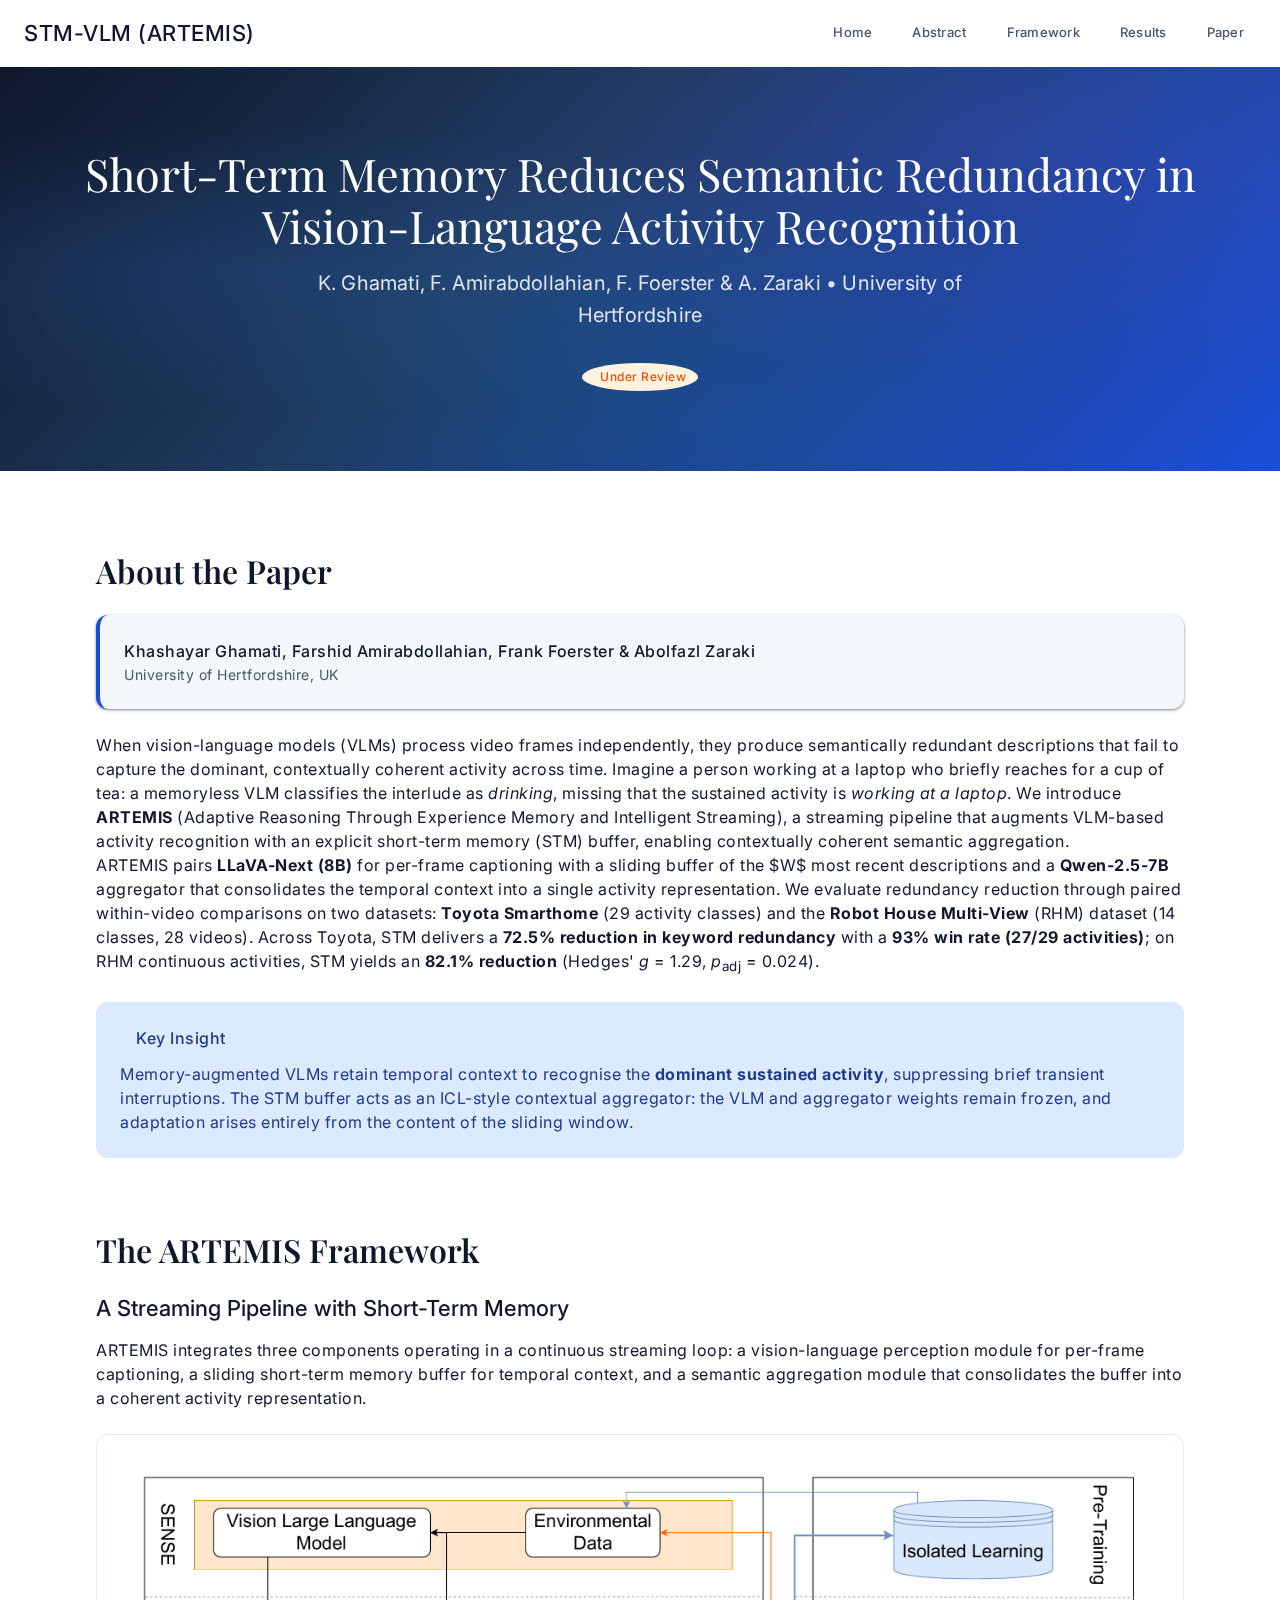
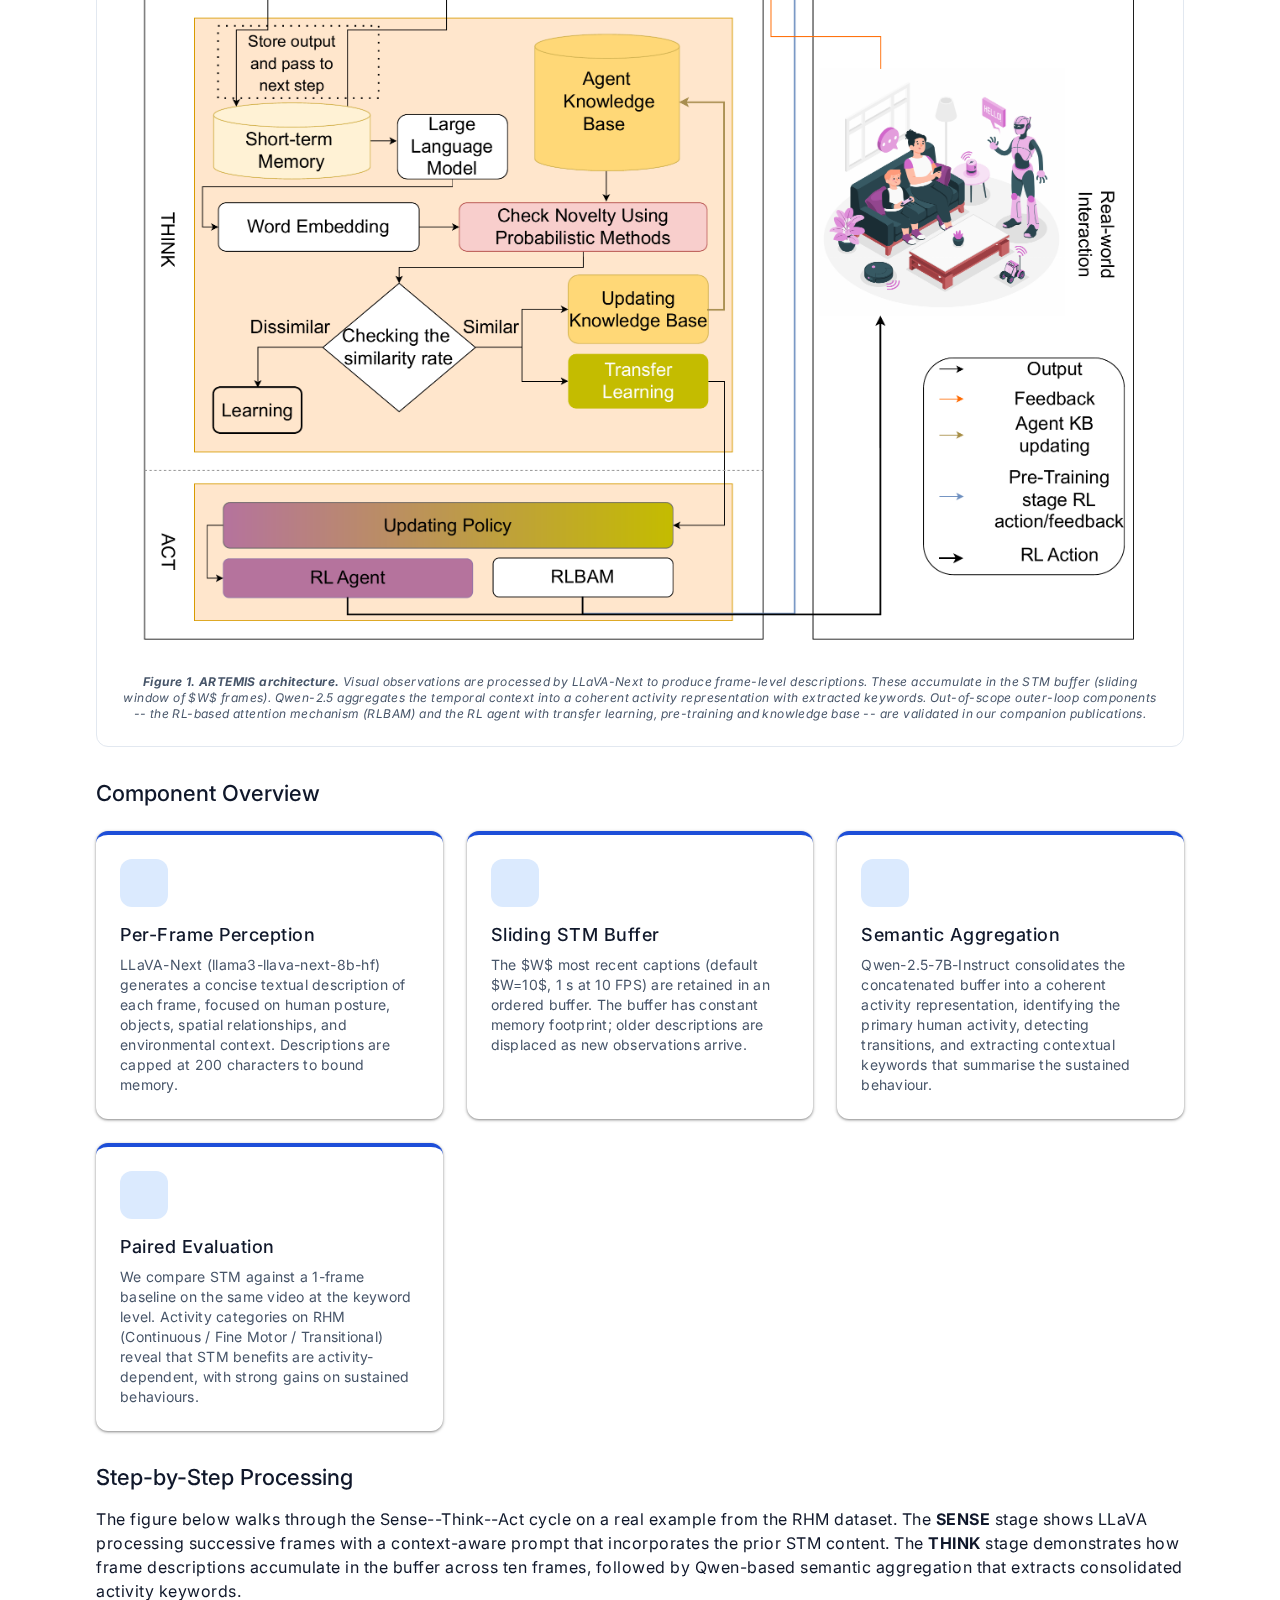
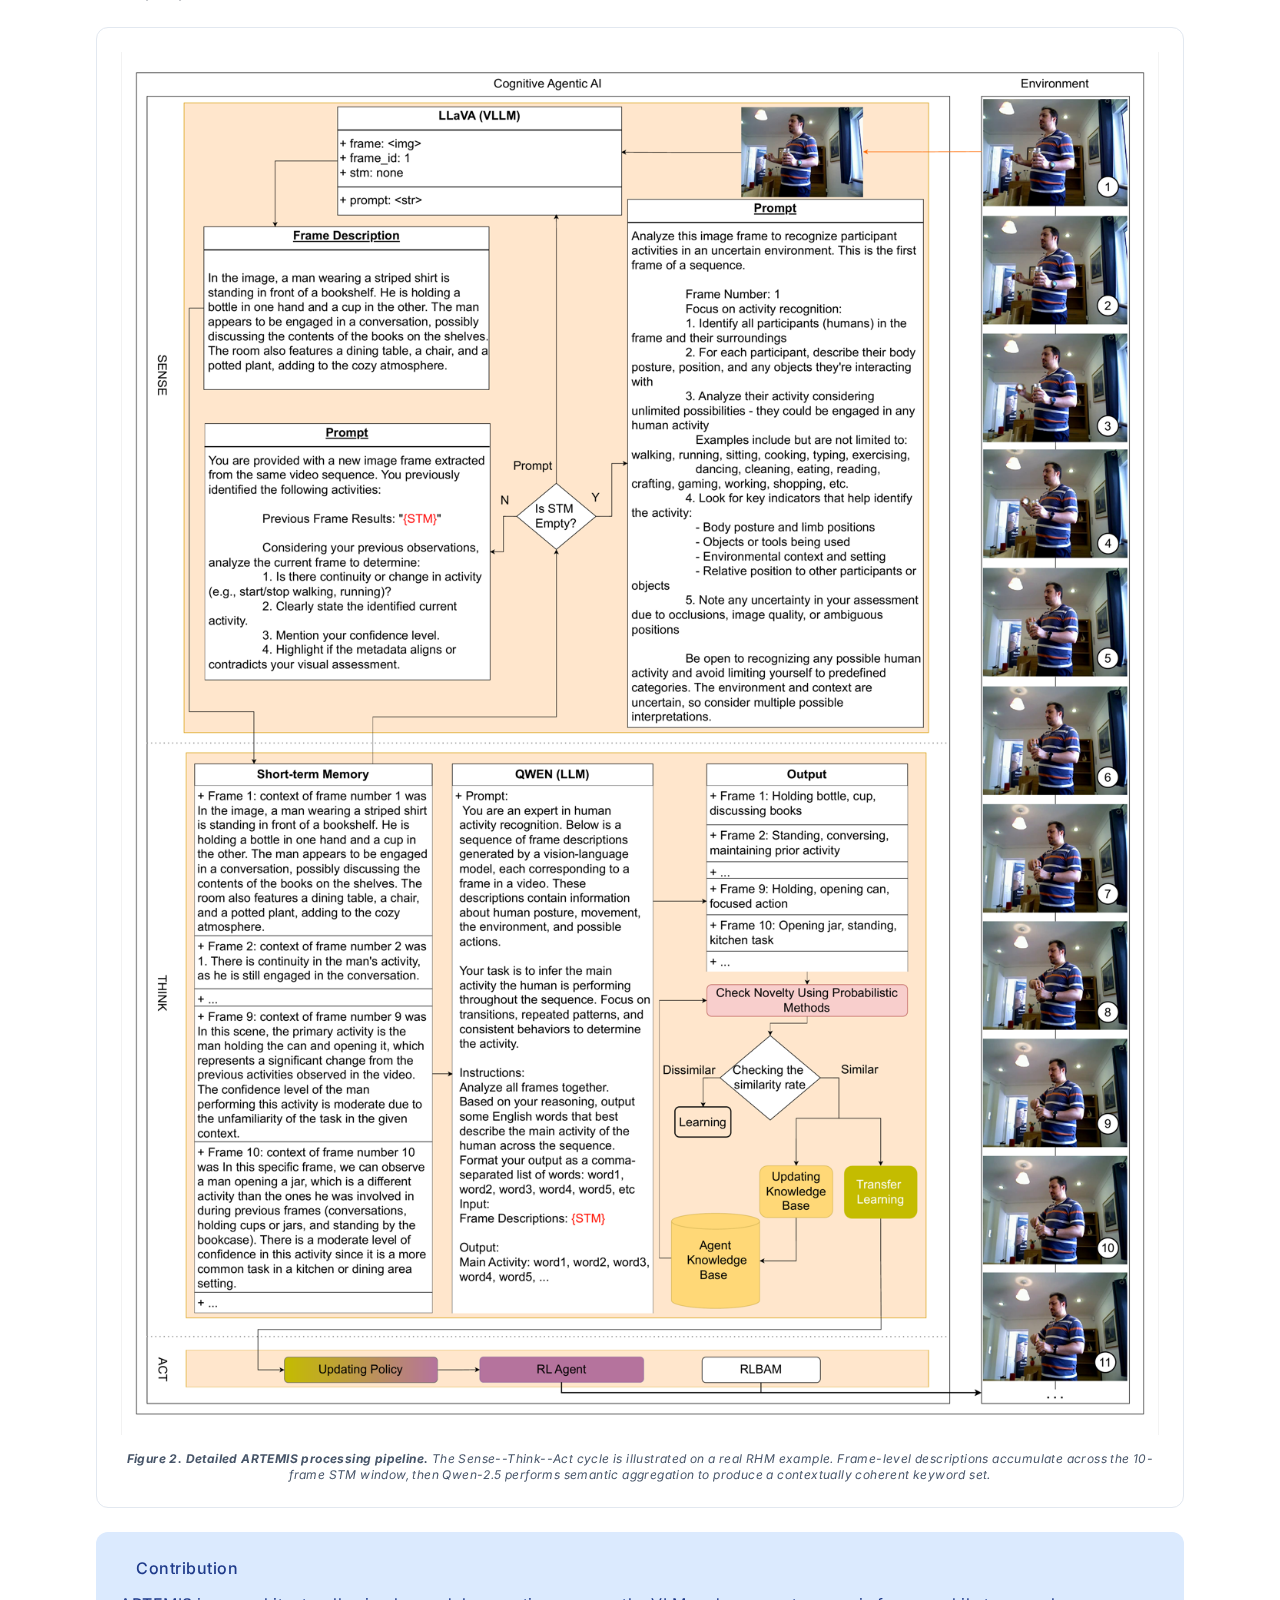
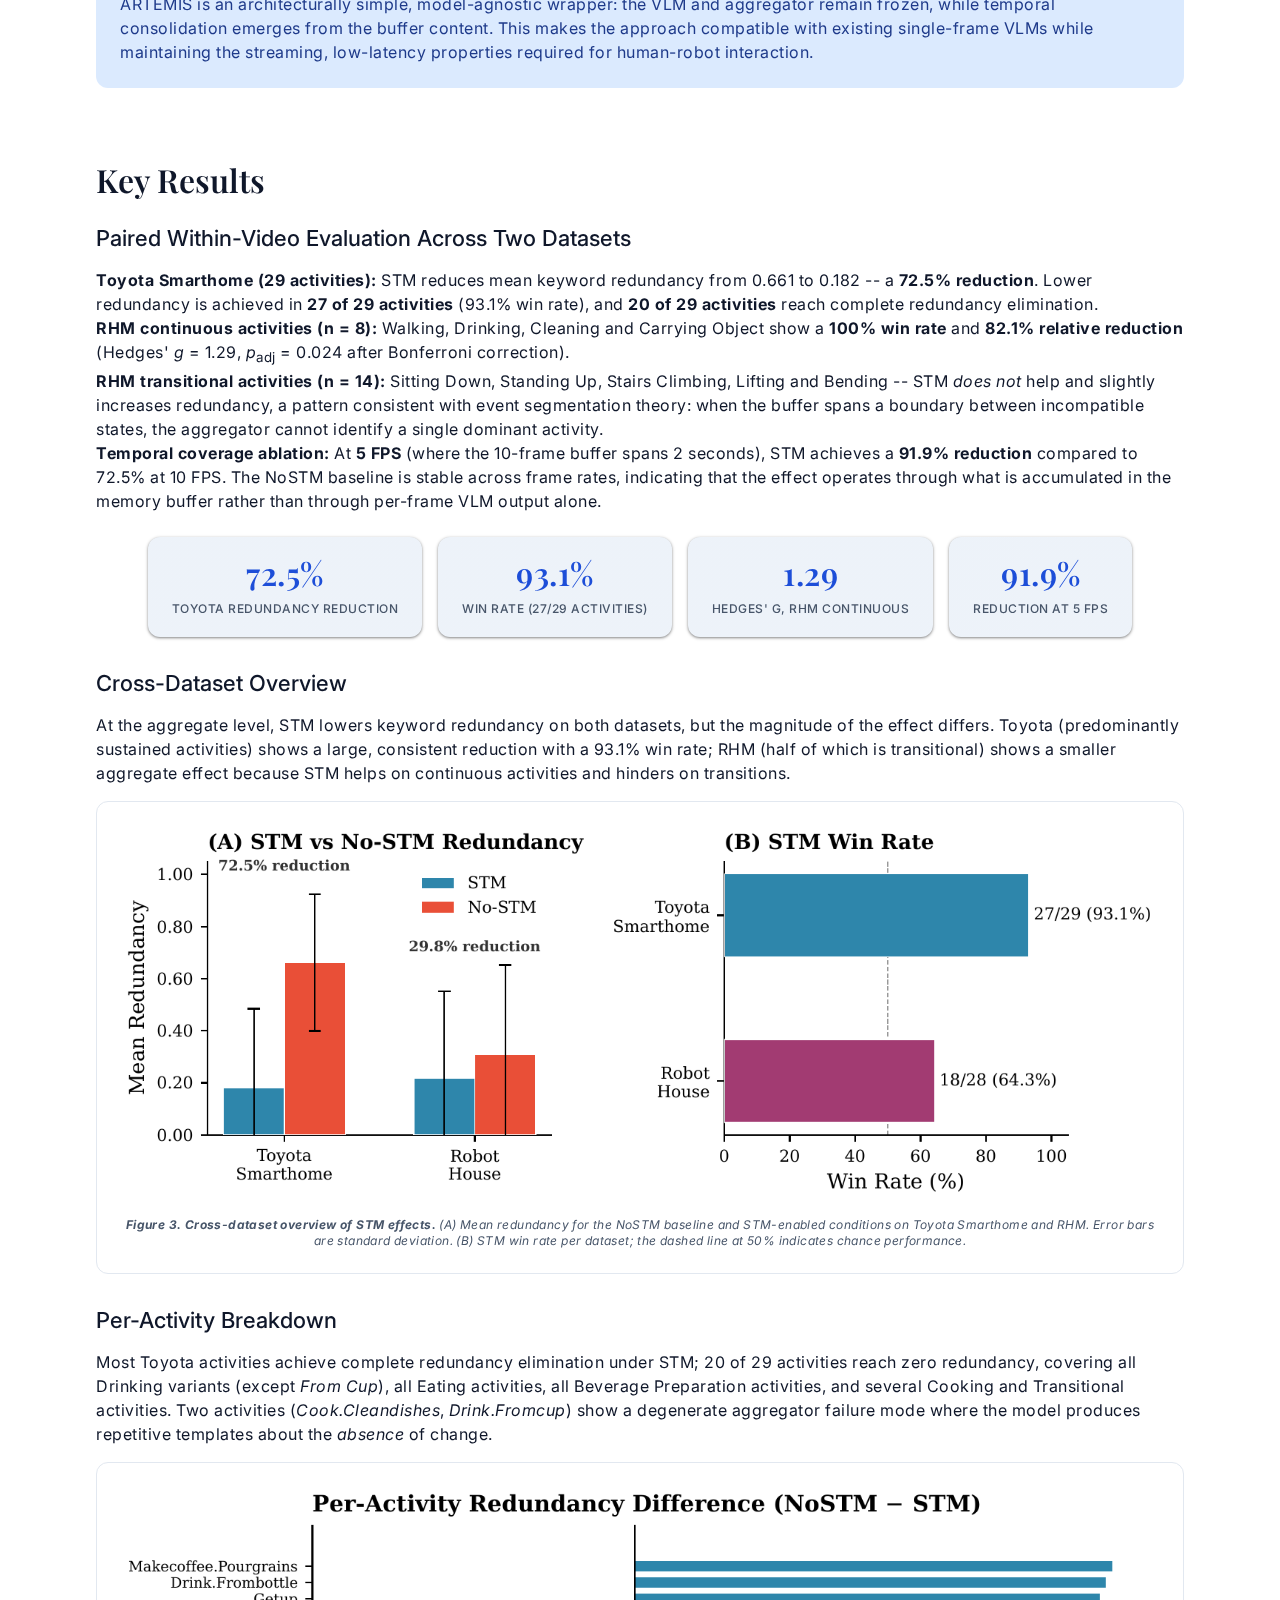
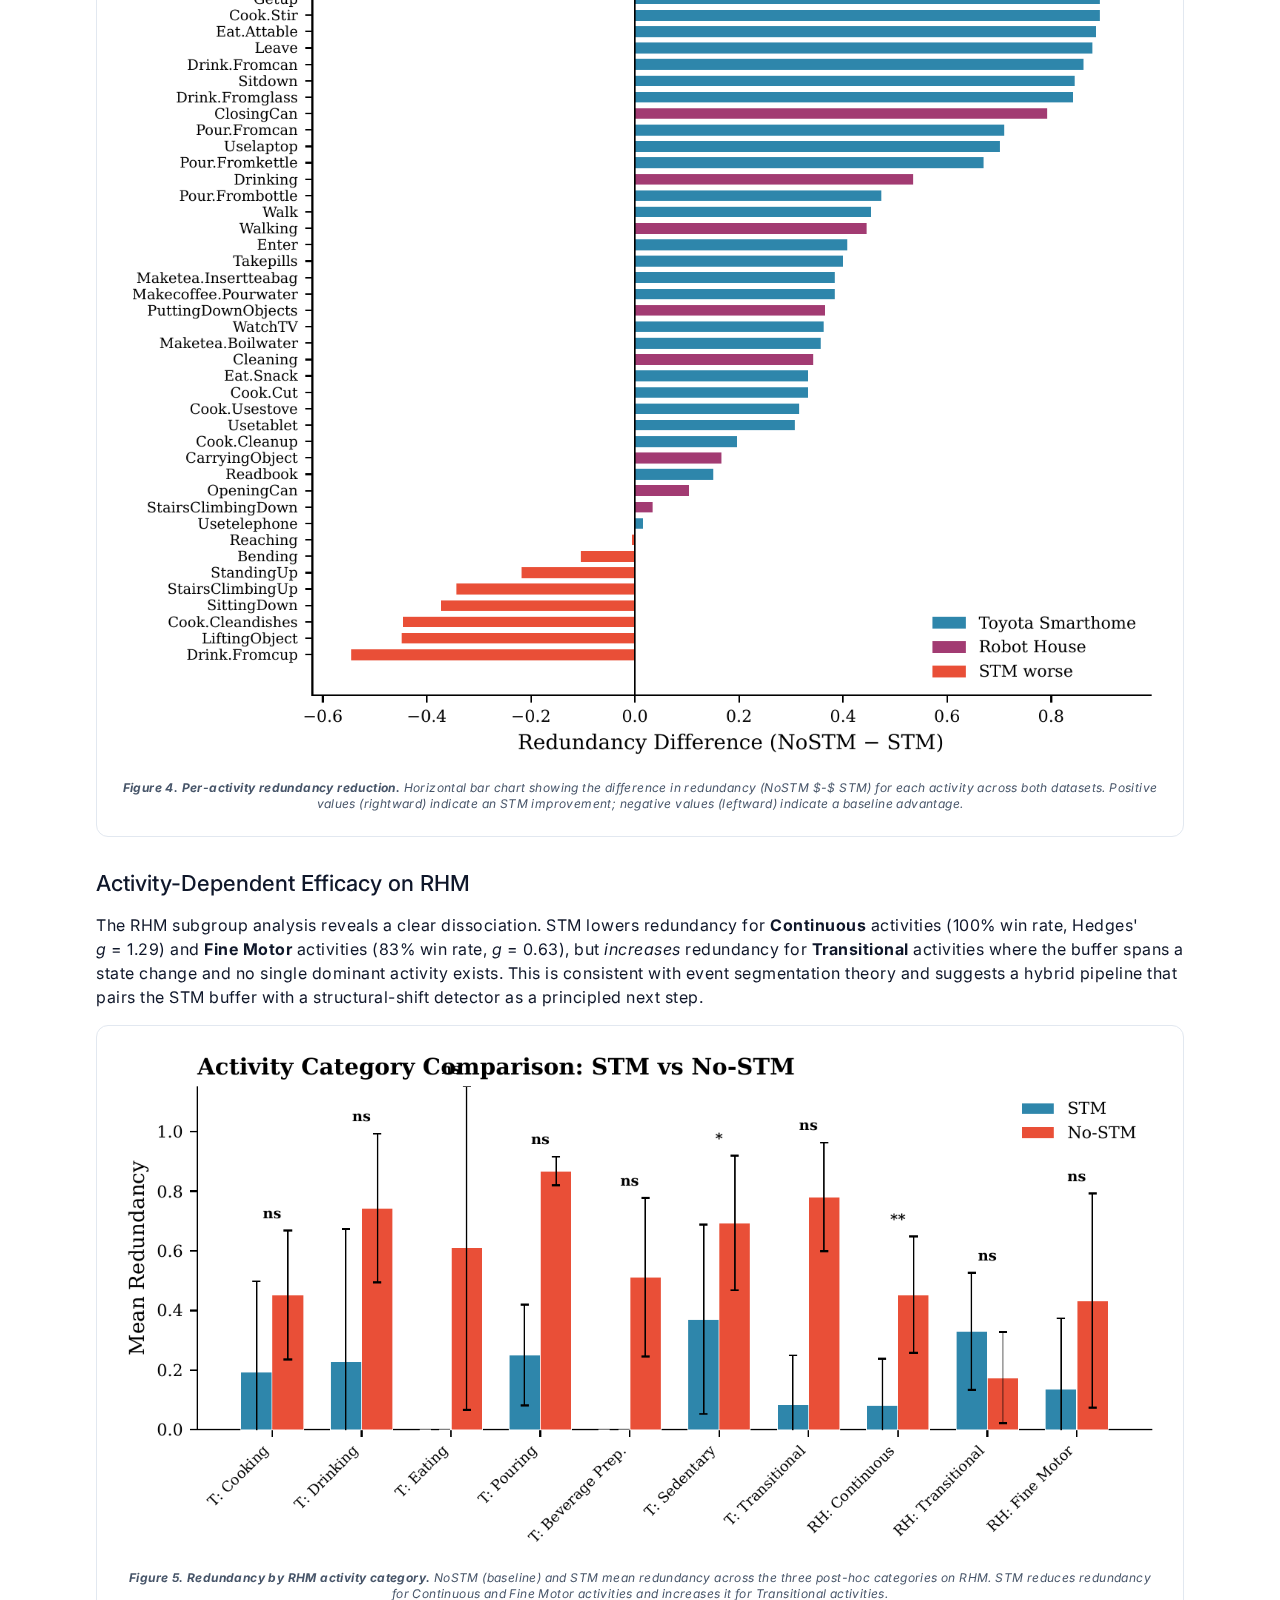
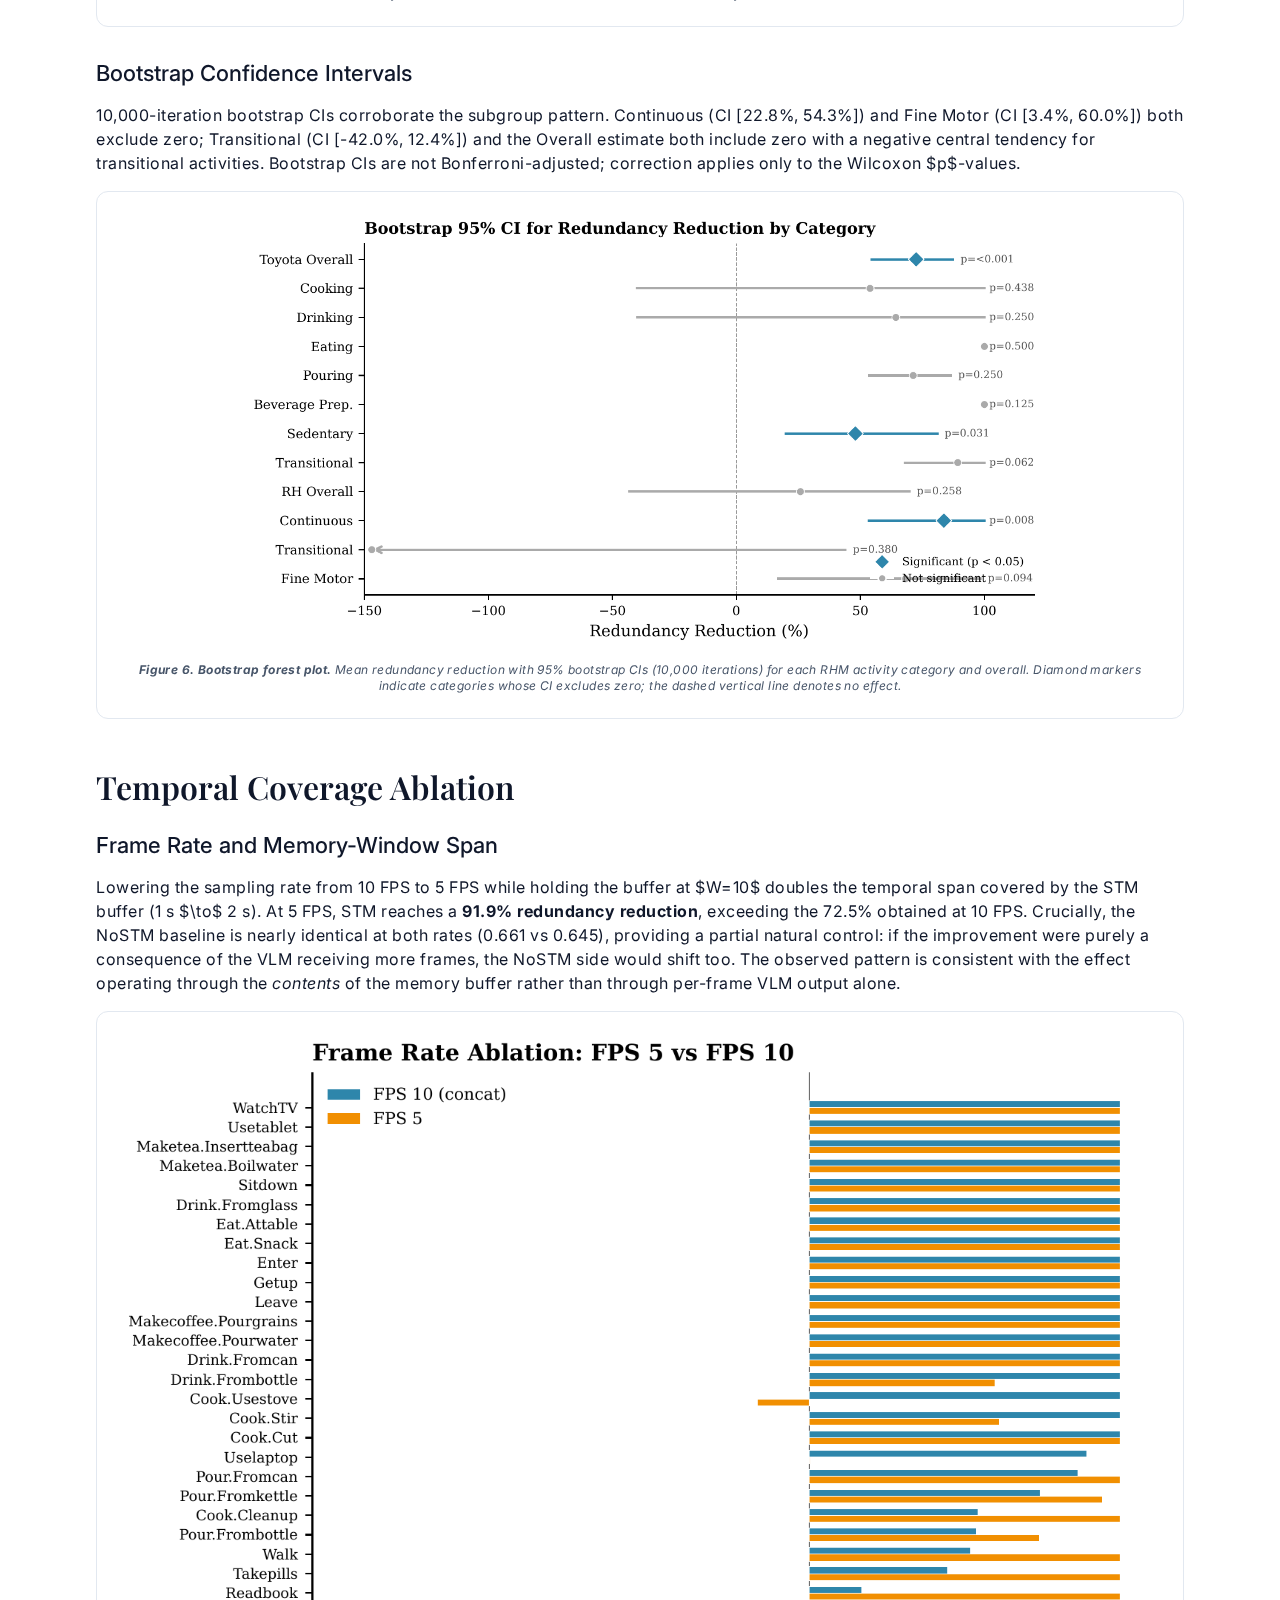
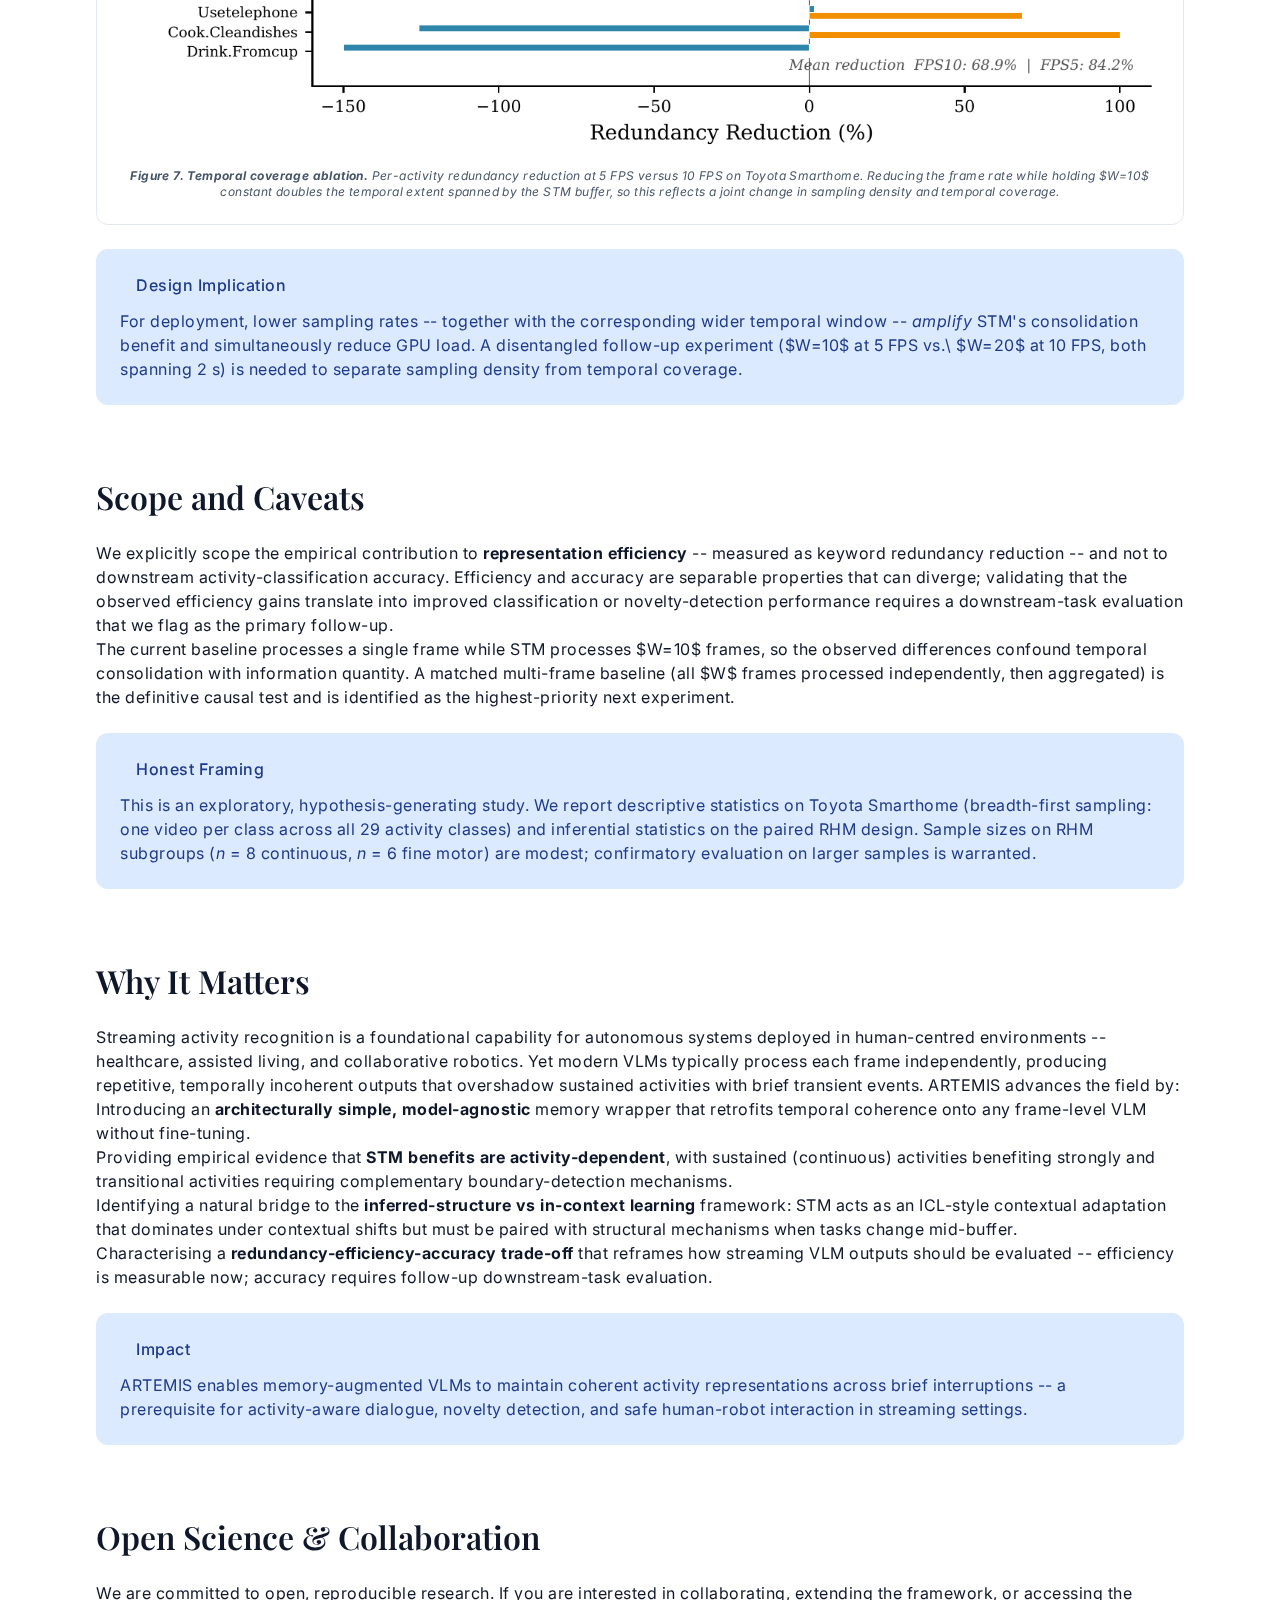
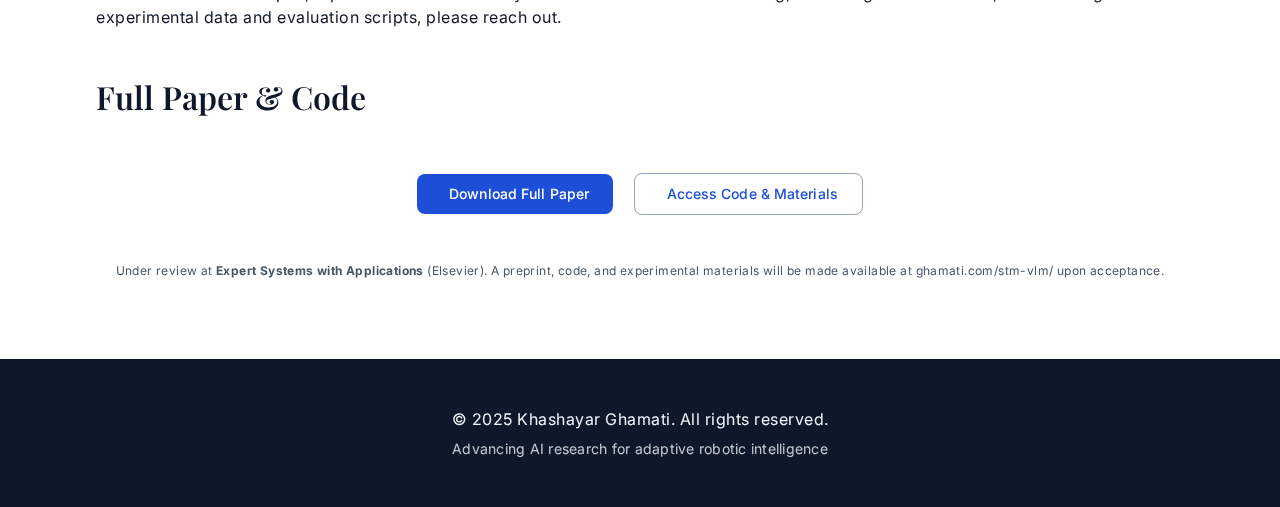
<file: stm-vlm/index.html>
<!DOCTYPE html>
<html lang="en-GB">
<head>
  <meta charset="UTF-8">
  <meta name="viewport" content="width=device-width, initial-scale=1.0">
  <meta name="robots" content="index, follow">

  <!-- DNS Prefetch and Preconnect for Performance -->
  <link rel="dns-prefetch" href="//fonts.googleapis.com">
  <link rel="dns-prefetch" href="//cdnjs.cloudflare.com">
  <link rel="preconnect" href="https://fonts.googleapis.com" crossorigin>
  <link rel="preconnect" href="https://fonts.gstatic.com" crossorigin>
  <link rel="preconnect" href="https://cdnjs.cloudflare.com" crossorigin>

  <!-- SEO Meta Tags -->
  <title>STM-VLM (ARTEMIS): Short-Term Memory Reduces Semantic Redundancy in Vision-Language Activity Recognition</title>
  <meta name="description" content="ARTEMIS: a streaming vision-language pipeline that augments LLaVA + Qwen activity recognition with an explicit short-term memory buffer. 72.5% keyword-redundancy reduction on Toyota Smarthome, with strong gains on continuous activities on the RHM dataset. K. Ghamati, F. Amirabdollahian, F. Foerster, A. Zaraki.">
  <meta name="keywords" content="short-term memory, vision-language models, VLM, activity recognition, LLaVA, Qwen, semantic aggregation, semantic redundancy, streaming perception, human-robot interaction, HRI, Toyota Smarthome, Robot House Multi Views, RHM, event segmentation, ARTEMIS, Khashayar Ghamati, Farshid Amirabdollahian, Frank Foerster, Abolfazl Zaraki, University of Hertfordshire">
  <meta name="author" content="Khashayar Ghamati">

  <!-- Open Graph -->
  <meta property="og:title" content="STM-VLM (ARTEMIS): Short-Term Memory for Vision-Language Activity Recognition">
  <meta property="og:description" content="A streaming VLM pipeline with an explicit short-term memory buffer. 72.5% redundancy reduction on Toyota Smarthome; 82.1% on RHM continuous activities (Hedges' g = 1.29, p_adj = 0.024).">
  <meta property="og:type" content="article">
  <meta property="og:url" content="https://ghamati.com/stm-vlm/">
  <meta property="og:site_name" content="Khashayar Ghamati - AI Research">
  <meta property="og:locale" content="en_GB">
  <meta property="article:author" content="Khashayar Ghamati">
  <meta property="article:section" content="Artificial Intelligence">
  <meta property="article:tag" content="vision-language models">
  <meta property="article:tag" content="short-term memory">
  <meta property="article:tag" content="activity recognition">

  <!-- Twitter Card -->
  <meta name="twitter:card" content="summary_large_image">
  <meta name="twitter:title" content="STM-VLM (ARTEMIS): Short-Term Memory for VLM Activity Recognition">
  <meta name="twitter:description" content="Streaming vision-language pipeline with an explicit STM buffer. 72.5% keyword-redundancy reduction on Toyota Smarthome; strong gains on continuous activities on RHM.">

  <link rel="canonical" href="https://ghamati.com/stm-vlm/">

  <!-- Google Fonts -->
  <link rel="stylesheet" href="https://fonts.googleapis.com/css2?family=Inter:wght@300;400;500;600;700&family=Playfair+Display:wght@400;600;700&display=swap">
  <!-- Material Design 3 Shared CSS -->
  <link rel="stylesheet" href="/css/material-design.css">
  <!-- Font Awesome Icons -->
  <link rel="stylesheet" href="https://cdnjs.cloudflare.com/ajax/libs/font-awesome/6.6.0/css/all.min.css" integrity="sha512-Kc323vGBEqzTmouAECnVceyQqyqdsSiqLQISBL29aUW4U/M7pSPA/gEUZQqv1cwx4OnYxTxve5UMg5GT6L4JJg==" crossorigin="anonymous" referrerpolicy="no-referrer">

  <!-- Structured Data -->
  <script type="application/ld+json">
    {
      "@context": "https://schema.org",
      "@type": "ScholarlyArticle",
      "headline": "Short-Term Memory Reduces Semantic Redundancy in Vision-Language Activity Recognition",
      "author": [
        {
          "@type": "Person",
          "name": "Khashayar Ghamati",
          "affiliation": { "@type": "Organization", "name": "University of Hertfordshire" },
          "url": "https://ghamati.com",
          "sameAs": [
          ]
        },
        {
          "@type": "Person",
          "name": "Farshid Amirabdollahian",
          "affiliation": { "@type": "Organization", "name": "University of Hertfordshire" }
        },
        {
          "@type": "Person",
          "name": "Frank Foerster",
          "affiliation": { "@type": "Organization", "name": "University of Hertfordshire" }
        },
        {
          "@type": "Person",
          "name": "Abolfazl Zaraki",
          "affiliation": { "@type": "Organization", "name": "University of Hertfordshire" },
          "sameAs": [
            "https://orcid.org/0000-0001-6204-7865"
          ]
        }
      ],
      "datePublished": "2026",
      "url": "https://ghamati.com/stm-vlm/",
      "inLanguage": "en",
      "about": [
        "short-term memory",
        "vision-language models",
        "LLaVA",
        "Qwen",
        "activity recognition",
        "semantic redundancy",
        "streaming perception",
        "human-robot interaction",
        "Toyota Smarthome",
        "event segmentation"
      ],
      "description": "ARTEMIS augments vision-language frame-caption pipelines with an explicit short-term memory buffer to reduce semantic redundancy in activity recognition. Evaluated on Toyota Smarthome (72.5% keyword-redundancy reduction, 93% win rate across 29 activities) and the RHM dataset (82.1% reduction on continuous activities, Hedges' g = 1.29).",
      "keywords": "short-term memory, vision-language models, LLaVA, Qwen, activity recognition, semantic redundancy, streaming perception, Toyota Smarthome",
      "isAccessibleForFree": true,
      "creativeWorkStatus": "Under Review"
    }
  </script>

  <!-- Google Analytics -->
  <script async src="https://www.googletagmanager.com/gtag/js?id=G-HV1K905FF2"></script>
  <script>
    window.dataLayer = window.dataLayer || [];
    function gtag(){dataLayer.push(arguments);}
    gtag('js', new Date());
    gtag('config', 'G-HV1K905FF2');
  </script>

  <style>
    .md-highlight-box .fas { margin-right: 0.5rem; }
  </style>
</head>
<body>

<a href="#main-content" class="md-skip-link">Skip to main content</a>

<!-- Top App Bar -->
<nav class="md-top-app-bar" id="top-bar">
  <span class="md-top-app-bar__title">STM-VLM (ARTEMIS)</span>
  <div class="md-top-app-bar__nav">
    <a href="/"><i class="fas fa-home"></i> Home</a>
    <a href="#abstract"><i class="fas fa-file-alt"></i> Abstract</a>
    <a href="#framework"><i class="fas fa-cogs"></i> Framework</a>
    <a href="#results"><i class="fas fa-chart-bar"></i> Results</a>
    <a href="#access"><i class="fas fa-download"></i> Paper</a>
  </div>
</nav>

<!-- Hero Section -->
<header class="md-hero">
  <h1 class="md-display-medium">Short-Term Memory Reduces Semantic Redundancy in Vision-Language Activity Recognition</h1>
  <p class="md-hero__subtitle">K. Ghamati, F. Amirabdollahian, F. Foerster &amp; A. Zaraki &bull; University of Hertfordshire</p>
  <div class="md-hero__actions">
    <span class="md-publication-status md-publication-status--review"><i class="fas fa-clock"></i> Under Review</span>
  </div>
</header>

<main id="main-content">
  <div class="md-container md-sp-32">

    <!-- About / Abstract -->
    <section class="md-section" id="abstract">
      <h2 class="md-headline-large md-mb-24">About the Paper</h2>

      <div class="md-author-card md-mb-24">
        <div class="md-author-card__info">
          <div class="md-author-card__name">Khashayar Ghamati, Farshid Amirabdollahian, Frank Foerster &amp; Abolfazl Zaraki</div>
          <div class="md-author-card__affiliation">University of Hertfordshire, UK</div>
        </div>
      </div>

      <p class="md-body-large">
        When vision-language models (VLMs) process video frames independently, they produce semantically redundant descriptions that fail to capture the dominant, contextually coherent activity across time. Imagine a person working at a laptop who briefly reaches for a cup of tea: a memoryless VLM classifies the interlude as <em>drinking</em>, missing that the sustained activity is <em>working at a laptop</em>. We introduce <b>ARTEMIS</b> (Adaptive Reasoning Through Experience Memory and Intelligent Streaming), a streaming pipeline that augments VLM-based activity recognition with an explicit short-term memory (STM) buffer, enabling contextually coherent semantic aggregation.
      </p>
      <p class="md-body-large">
        ARTEMIS pairs <b>LLaVA-Next (8B)</b> for per-frame captioning with a sliding buffer of the $W$ most recent descriptions and a <b>Qwen-2.5-7B</b> aggregator that consolidates the temporal context into a single activity representation. We evaluate redundancy reduction through paired within-video comparisons on two datasets: <b>Toyota Smarthome</b> (29 activity classes) and the <b>Robot House Multi-View</b> (RHM) dataset (14 classes, 28 videos). Across Toyota, STM delivers a <b>72.5% reduction in keyword redundancy</b> with a <b>93% win rate (27/29 activities)</b>; on RHM continuous activities, STM yields an <b>82.1% reduction</b> (Hedges' <i>g</i>&nbsp;=&nbsp;1.29, <i>p</i><sub>adj</sub>&nbsp;=&nbsp;0.024).
      </p>

      <div class="md-highlight-box">
        <p class="md-highlight-box__title"><i class="fas fa-lightbulb"></i> Key Insight</p>
        <p>Memory-augmented VLMs retain temporal context to recognise the <b>dominant sustained activity</b>, suppressing brief transient interruptions. The STM buffer acts as an ICL-style contextual aggregator: the VLM and aggregator weights remain frozen, and adaptation arises entirely from the content of the sliding window.</p>
      </div>
    </section>

    <!-- Framework -->
    <section class="md-section" id="framework">
      <h2 class="md-headline-large md-mb-24">The ARTEMIS Framework</h2>
      <h3 class="md-title-large md-mb-16">A Streaming Pipeline with Short-Term Memory</h3>

      <p class="md-body-large">
        ARTEMIS integrates three components operating in a continuous streaming loop: a vision-language perception module for per-frame captioning, a sliding short-term memory buffer for temporal context, and a semantic aggregation module that consolidates the buffer into a coherent activity representation.
      </p>

      <figure class="md-card-outlined md-sp-16 md-mt-24" style="overflow:hidden;border-radius:var(--md-shape-md);">
        <img src="architecture.png" alt="ARTEMIS architecture: LLaVA-Next generates per-frame captions that accumulate in a sliding STM buffer; Qwen-2.5 aggregates the buffer into activity representations. The diagram also shows the broader cognitive framework (RLBAM attention, RL agent with transfer learning and pre-training, knowledge base) that is validated in companion papers but out of scope for this work." style="width:100%;height:auto;display:block;">
        <figcaption class="md-body-small" style="padding:16px 0 0;color:var(--md-on-surface-variant);text-align:center;font-style:italic;">
          <strong>Figure 1. ARTEMIS architecture.</strong> Visual observations are processed by LLaVA-Next to produce frame-level descriptions. These accumulate in the STM buffer (sliding window of $W$ frames). Qwen-2.5 aggregates the temporal context into a coherent activity representation with extracted keywords. Out-of-scope outer-loop components -- the RL-based attention mechanism (RLBAM) and the RL agent with transfer learning, pre-training and knowledge base -- are validated in our companion publications.
        </figcaption>
      </figure>

      <h3 class="md-title-large md-mt-32 md-mb-16">Component Overview</h3>

      <div class="md-method-grid">
        <div class="md-method-card">
          <div class="md-method-card__icon"><i class="fas fa-eye"></i></div>
          <div class="md-method-card__title">Per-Frame Perception</div>
          <div class="md-method-card__body">LLaVA-Next (llama3-llava-next-8b-hf) generates a concise textual description of each frame, focused on human posture, objects, spatial relationships, and environmental context. Descriptions are capped at 200 characters to bound memory.</div>
        </div>
        <div class="md-method-card">
          <div class="md-method-card__icon"><i class="fas fa-memory"></i></div>
          <div class="md-method-card__title">Sliding STM Buffer</div>
          <div class="md-method-card__body">The $W$ most recent captions (default $W=10$, 1&nbsp;s at 10&nbsp;FPS) are retained in an ordered buffer. The buffer has constant memory footprint; older descriptions are displaced as new observations arrive.</div>
        </div>
        <div class="md-method-card">
          <div class="md-method-card__icon"><i class="fas fa-project-diagram"></i></div>
          <div class="md-method-card__title">Semantic Aggregation</div>
          <div class="md-method-card__body">Qwen-2.5-7B-Instruct consolidates the concatenated buffer into a coherent activity representation, identifying the primary human activity, detecting transitions, and extracting contextual keywords that summarise the sustained behaviour.</div>
        </div>
        <div class="md-method-card">
          <div class="md-method-card__icon"><i class="fas fa-balance-scale"></i></div>
          <div class="md-method-card__title">Paired Evaluation</div>
          <div class="md-method-card__body">We compare STM against a 1-frame baseline on the same video at the keyword level. Activity categories on RHM (Continuous / Fine Motor / Transitional) reveal that STM benefits are activity-dependent, with strong gains on sustained behaviours.</div>
        </div>
      </div>

      <h3 class="md-title-large md-mt-32 md-mb-16">Step-by-Step Processing</h3>
      <p class="md-body-large">
        The figure below walks through the Sense--Think--Act cycle on a real example from the RHM dataset. The <b>SENSE</b> stage shows LLaVA processing successive frames with a context-aware prompt that incorporates the prior STM content. The <b>THINK</b> stage demonstrates how frame descriptions accumulate in the buffer across ten frames, followed by Qwen-based semantic aggregation that extracts consolidated activity keywords.
      </p>

      <figure class="md-card-outlined md-sp-16 md-mt-24" style="overflow:hidden;border-radius:var(--md-shape-md);">
        <img src="pipeline.png" alt="Step-by-step ARTEMIS pipeline walkthrough on an RHM video: ten frames passed to LLaVA, descriptions accumulating in the STM buffer, Qwen-2.5 consolidating the buffer into activity keywords." style="width:100%;height:auto;display:block;">
        <figcaption class="md-body-small" style="padding:16px 0 0;color:var(--md-on-surface-variant);text-align:center;font-style:italic;">
          <strong>Figure 2. Detailed ARTEMIS processing pipeline.</strong> The Sense--Think--Act cycle is illustrated on a real RHM example. Frame-level descriptions accumulate across the 10-frame STM window, then Qwen-2.5 performs semantic aggregation to produce a contextually coherent keyword set.
        </figcaption>
      </figure>

      <div class="md-highlight-box md-mt-32">
        <p class="md-highlight-box__title"><i class="fas fa-flask"></i> Contribution</p>
        <p>ARTEMIS is an architecturally simple, model-agnostic wrapper: the VLM and aggregator remain frozen, while temporal consolidation emerges from the buffer content. This makes the approach compatible with existing single-frame VLMs while maintaining the streaming, low-latency properties required for human-robot interaction.</p>
      </div>
    </section>

    <!-- Results -->
    <section class="md-section" id="results">
      <h2 class="md-headline-large md-mb-24">Key Results</h2>
      <h3 class="md-title-large md-mb-16">Paired Within-Video Evaluation Across Two Datasets</h3>

      <ul>
        <li><b>Toyota Smarthome (29 activities):</b> STM reduces mean keyword redundancy from 0.661 to 0.182 -- a <b>72.5% reduction</b>. Lower redundancy is achieved in <b>27 of 29 activities</b> (93.1% win rate), and <b>20 of 29 activities</b> reach complete redundancy elimination.</li>
        <li><b>RHM continuous activities (n = 8):</b> Walking, Drinking, Cleaning and Carrying Object show a <b>100% win rate</b> and <b>82.1% relative reduction</b> (Hedges' <i>g</i>&nbsp;=&nbsp;1.29, <i>p</i><sub>adj</sub>&nbsp;=&nbsp;0.024 after Bonferroni correction).</li>
        <li><b>RHM transitional activities (n = 14):</b> Sitting Down, Standing Up, Stairs Climbing, Lifting and Bending -- STM <em>does not</em> help and slightly increases redundancy, a pattern consistent with event segmentation theory: when the buffer spans a boundary between incompatible states, the aggregator cannot identify a single dominant activity.</li>
        <li><b>Temporal coverage ablation:</b> At <b>5&nbsp;FPS</b> (where the 10-frame buffer spans 2 seconds), STM achieves a <b>91.9% reduction</b> compared to 72.5% at 10&nbsp;FPS. The NoSTM baseline is stable across frame rates, indicating that the effect operates through what is accumulated in the memory buffer rather than through per-frame VLM output alone.</li>
      </ul>

      <div class="md-stat-row md-mt-24">
        <div class="md-stat-badge">
          <div class="md-stat-badge__value">72.5%</div>
          <div class="md-stat-badge__label">Toyota redundancy reduction</div>
        </div>
        <div class="md-stat-badge">
          <div class="md-stat-badge__value">93.1%</div>
          <div class="md-stat-badge__label">Win rate (27/29 activities)</div>
        </div>
        <div class="md-stat-badge">
          <div class="md-stat-badge__value">1.29</div>
          <div class="md-stat-badge__label">Hedges' g, RHM continuous</div>
        </div>
        <div class="md-stat-badge">
          <div class="md-stat-badge__value">91.9%</div>
          <div class="md-stat-badge__label">Reduction at 5 FPS</div>
        </div>
      </div>

      <!-- Figure: Cross-dataset overview -->
      <h3 class="md-title-large md-mt-32 md-mb-16">Cross-Dataset Overview</h3>
      <p class="md-body-large">
        At the aggregate level, STM lowers keyword redundancy on both datasets, but the magnitude of the effect differs. Toyota (predominantly sustained activities) shows a large, consistent reduction with a 93.1% win rate; RHM (half of which is transitional) shows a smaller aggregate effect because STM helps on continuous activities and hinders on transitions.
      </p>
      <figure class="md-card-outlined md-sp-16 md-mt-16" style="overflow:hidden;border-radius:var(--md-shape-md);">
        <img src="cross-dataset.png" alt="Panel A: mean redundancy for NoSTM vs STM on Toyota Smarthome and RHM with error bars. Panel B: STM win rate for each dataset, with a dashed line at 50% chance." style="width:100%;height:auto;display:block;">
        <figcaption class="md-body-small" style="padding:16px 0 0;color:var(--md-on-surface-variant);text-align:center;font-style:italic;">
          <strong>Figure 3. Cross-dataset overview of STM effects.</strong> (A) Mean redundancy for the NoSTM baseline and STM-enabled conditions on Toyota Smarthome and RHM. Error bars are standard deviation. (B) STM win rate per dataset; the dashed line at 50% indicates chance performance.
        </figcaption>
      </figure>

      <!-- Figure: Per-activity breakdown -->
      <h3 class="md-title-large md-mt-32 md-mb-16">Per-Activity Breakdown</h3>
      <p class="md-body-large">
        Most Toyota activities achieve complete redundancy elimination under STM; 20 of 29 activities reach zero redundancy, covering all Drinking variants (except <em>From Cup</em>), all Eating activities, all Beverage Preparation activities, and several Cooking and Transitional activities. Two activities (<em>Cook.Cleandishes</em>, <em>Drink.Fromcup</em>) show a degenerate aggregator failure mode where the model produces repetitive templates about the <em>absence</em> of change.
      </p>
      <figure class="md-card-outlined md-sp-16 md-mt-16" style="overflow:hidden;border-radius:var(--md-shape-md);">
        <img src="per-activity.png" alt="Horizontal bar chart showing per-activity difference in redundancy (NoSTM minus STM) across both datasets. Positive values indicate STM improvement." style="width:100%;height:auto;display:block;">
        <figcaption class="md-body-small" style="padding:16px 0 0;color:var(--md-on-surface-variant);text-align:center;font-style:italic;">
          <strong>Figure 4. Per-activity redundancy reduction.</strong> Horizontal bar chart showing the difference in redundancy (NoSTM&nbsp;$-$&nbsp;STM) for each activity across both datasets. Positive values (rightward) indicate an STM improvement; negative values (leftward) indicate a baseline advantage.
        </figcaption>
      </figure>

      <!-- Figure: RHM subgroup -->
      <h3 class="md-title-large md-mt-32 md-mb-16">Activity-Dependent Efficacy on RHM</h3>
      <p class="md-body-large">
        The RHM subgroup analysis reveals a clear dissociation. STM lowers redundancy for <b>Continuous</b> activities (100% win rate, Hedges' <i>g</i>&nbsp;=&nbsp;1.29) and <b>Fine Motor</b> activities (83% win rate, <i>g</i>&nbsp;=&nbsp;0.63), but <em>increases</em> redundancy for <b>Transitional</b> activities where the buffer spans a state change and no single dominant activity exists. This is consistent with event segmentation theory and suggests a hybrid pipeline that pairs the STM buffer with a structural-shift detector as a principled next step.
      </p>
      <figure class="md-card-outlined md-sp-16 md-mt-16" style="overflow:hidden;border-radius:var(--md-shape-md);">
        <img src="category-comparison.png" alt="Bar chart comparing NoSTM and STM mean redundancy across three post-hoc categories on RHM: Continuous, Fine Motor, Transitional. STM lowers redundancy for Continuous and Fine Motor but raises it for Transitional." style="width:100%;height:auto;display:block;">
        <figcaption class="md-body-small" style="padding:16px 0 0;color:var(--md-on-surface-variant);text-align:center;font-style:italic;">
          <strong>Figure 5. Redundancy by RHM activity category.</strong> NoSTM (baseline) and STM mean redundancy across the three post-hoc categories on RHM. STM reduces redundancy for Continuous and Fine Motor activities and increases it for Transitional activities.
        </figcaption>
      </figure>

      <!-- Figure: Bootstrap forest plot -->
      <h3 class="md-title-large md-mt-32 md-mb-16">Bootstrap Confidence Intervals</h3>
      <p class="md-body-large">
        10,000-iteration bootstrap CIs corroborate the subgroup pattern. Continuous (CI [22.8%, 54.3%]) and Fine Motor (CI [3.4%, 60.0%]) both exclude zero; Transitional (CI [-42.0%, 12.4%]) and the Overall estimate both include zero with a negative central tendency for transitional activities. Bootstrap CIs are not Bonferroni-adjusted; correction applies only to the Wilcoxon $p$-values.
      </p>
      <figure class="md-card-outlined md-sp-16 md-mt-16" style="overflow:hidden;border-radius:var(--md-shape-md);">
        <img src="bootstrap-forest.png" alt="Forest plot showing mean redundancy reduction and 95% bootstrap confidence intervals for each RHM activity category and overall. Continuous and Fine Motor intervals exclude zero; Transitional spans zero with a negative central tendency." style="width:100%;height:auto;display:block;max-width:800px;margin:0 auto;">
        <figcaption class="md-body-small" style="padding:16px 0 0;color:var(--md-on-surface-variant);text-align:center;font-style:italic;">
          <strong>Figure 6. Bootstrap forest plot.</strong> Mean redundancy reduction with 95% bootstrap CIs (10,000 iterations) for each RHM activity category and overall. Diamond markers indicate categories whose CI excludes zero; the dashed vertical line denotes no effect.
        </figcaption>
      </figure>
    </section>

    <!-- Ablation -->
    <section class="md-section" id="ablation">
      <h2 class="md-headline-large md-mb-24">Temporal Coverage Ablation</h2>
      <h3 class="md-title-large md-mb-16">Frame Rate and Memory-Window Span</h3>
      <p class="md-body-large">
        Lowering the sampling rate from 10&nbsp;FPS to 5&nbsp;FPS while holding the buffer at $W=10$ doubles the temporal span covered by the STM buffer (1&nbsp;s&nbsp;$\to$&nbsp;2&nbsp;s). At 5&nbsp;FPS, STM reaches a <b>91.9% redundancy reduction</b>, exceeding the 72.5% obtained at 10&nbsp;FPS. Crucially, the NoSTM baseline is nearly identical at both rates (0.661 vs 0.645), providing a partial natural control: if the improvement were purely a consequence of the VLM receiving more frames, the NoSTM side would shift too. The observed pattern is consistent with the effect operating through the <em>contents</em> of the memory buffer rather than through per-frame VLM output alone.
      </p>
      <figure class="md-card-outlined md-sp-16 md-mt-16" style="overflow:hidden;border-radius:var(--md-shape-md);">
        <img src="frame-rate.png" alt="Per-activity redundancy reduction comparing 5 FPS and 10 FPS on Toyota Smarthome. Most activities reach full redundancy elimination at 5 FPS." style="width:100%;height:auto;display:block;">
        <figcaption class="md-body-small" style="padding:16px 0 0;color:var(--md-on-surface-variant);text-align:center;font-style:italic;">
          <strong>Figure 7. Temporal coverage ablation.</strong> Per-activity redundancy reduction at 5&nbsp;FPS versus 10&nbsp;FPS on Toyota Smarthome. Reducing the frame rate while holding $W=10$ constant doubles the temporal extent spanned by the STM buffer, so this reflects a joint change in sampling density and temporal coverage.
        </figcaption>
      </figure>
      <div class="md-highlight-box md-mt-24">
        <p class="md-highlight-box__title"><i class="fas fa-compress-arrows-alt"></i> Design Implication</p>
        <p>For deployment, lower sampling rates -- together with the corresponding wider temporal window -- <em>amplify</em> STM's consolidation benefit and simultaneously reduce GPU load. A disentangled follow-up experiment ($W=10$ at 5&nbsp;FPS vs.\ $W=20$ at 10&nbsp;FPS, both spanning 2&nbsp;s) is needed to separate sampling density from temporal coverage.</p>
      </div>
    </section>

    <!-- Scope & Caveats -->
    <section class="md-section">
      <h2 class="md-headline-large md-mb-24">Scope and Caveats</h2>
      <p class="md-body-large">
        We explicitly scope the empirical contribution to <b>representation efficiency</b> -- measured as keyword redundancy reduction -- and not to downstream activity-classification accuracy. Efficiency and accuracy are separable properties that can diverge; validating that the observed efficiency gains translate into improved classification or novelty-detection performance requires a downstream-task evaluation that we flag as the primary follow-up.
      </p>
      <p class="md-body-large">
        The current baseline processes a single frame while STM processes $W=10$ frames, so the observed differences confound temporal consolidation with information quantity. A matched multi-frame baseline (all $W$ frames processed independently, then aggregated) is the definitive causal test and is identified as the highest-priority next experiment.
      </p>
      <div class="md-highlight-box">
        <p class="md-highlight-box__title"><i class="fas fa-exclamation-circle"></i> Honest Framing</p>
        <p>This is an exploratory, hypothesis-generating study. We report descriptive statistics on Toyota Smarthome (breadth-first sampling: one video per class across all 29 activity classes) and inferential statistics on the paired RHM design. Sample sizes on RHM subgroups (<i>n</i>&nbsp;=&nbsp;8 continuous, <i>n</i>&nbsp;=&nbsp;6 fine motor) are modest; confirmatory evaluation on larger samples is warranted.</p>
      </div>
    </section>

    <!-- Why It Matters -->
    <section class="md-section">
      <h2 class="md-headline-large md-mb-24">Why It Matters</h2>
      <p class="md-body-large">
        Streaming activity recognition is a foundational capability for autonomous systems deployed in human-centred environments -- healthcare, assisted living, and collaborative robotics. Yet modern VLMs typically process each frame independently, producing repetitive, temporally incoherent outputs that overshadow sustained activities with brief transient events. ARTEMIS advances the field by:
      </p>
      <ul>
        <li>Introducing an <b>architecturally simple, model-agnostic</b> memory wrapper that retrofits temporal coherence onto any frame-level VLM without fine-tuning.</li>
        <li>Providing empirical evidence that <b>STM benefits are activity-dependent</b>, with sustained (continuous) activities benefiting strongly and transitional activities requiring complementary boundary-detection mechanisms.</li>
        <li>Identifying a natural bridge to the <b>inferred-structure vs in-context learning</b> framework: STM acts as an ICL-style contextual adaptation that dominates under contextual shifts but must be paired with structural mechanisms when tasks change mid-buffer.</li>
        <li>Characterising a <b>redundancy-efficiency-accuracy trade-off</b> that reframes how streaming VLM outputs should be evaluated -- efficiency is measurable now; accuracy requires follow-up downstream-task evaluation.</li>
      </ul>
      <div class="md-highlight-box md-mt-24">
        <p class="md-highlight-box__title"><i class="fas fa-hands-helping"></i> Impact</p>
        <p>ARTEMIS enables memory-augmented VLMs to maintain coherent activity representations across brief interruptions -- a prerequisite for activity-aware dialogue, novelty detection, and safe human-robot interaction in streaming settings.</p>
      </div>
    </section>

    <!-- Open Science -->
    <section class="md-section">
      <h2 class="md-headline-large md-mb-24">Open Science &amp; Collaboration</h2>
      <p class="md-body-large">
        We are committed to open, reproducible research. If you are interested in collaborating, extending the framework, or accessing the experimental data and evaluation scripts, please reach out.
      </p>
    </section>

    <!-- Download / Access -->
    <section class="md-section" id="access">
      <h2 class="md-headline-large md-mb-24">Full Paper &amp; Code</h2>
      <div style="text-align:center;padding:24px 0;">
        <a href="#" class="md-btn-filled" onclick="showPaperDialog(event)" style="margin:8px;">
          <i class="fas fa-download"></i> Download Full Paper
        </a>
        <a href="#" class="md-btn-outlined" onclick="showCodeDialog(event)" style="margin:8px;">
          <i class="fas fa-code"></i> Access Code &amp; Materials
        </a>
      </div>
      <p class="md-body-small" style="text-align:center;color:var(--md-on-surface-variant);margin-top:16px;">
        <i class="fas fa-info-circle"></i> Under review at <b>Expert Systems with Applications</b> (Elsevier). A preprint, code, and experimental materials will be made available at <a href="https://ghamati.com/stm-vlm/">ghamati.com/stm-vlm/</a> upon acceptance.
      </p>
    </section>

  </div>
</main>

<script>
  function showPaperDialog(event) {
    event.preventDefault();
    alert("The paper is currently under review at Expert Systems with Applications (Elsevier). A preprint will be made available at ghamati.com/stm-vlm/ upon acceptance. For earlier access, please email: khashayar@inframatic.ai");
  }

  function showCodeDialog(event) {
    event.preventDefault();
    alert("The paper is under review. Code and experimental materials will be released at ghamati.com/stm-vlm/ upon acceptance. For earlier access, please email: khashayar@inframatic.ai");
  }

  // Top app bar scroll elevation
  window.addEventListener('scroll', function() {
    document.getElementById('top-bar').classList.toggle('md-scrolled', window.scrollY > 0);
  });
</script>

<footer style="background-color:var(--md-inverse-surface);color:var(--md-inverse-on-surface);text-align:center;padding:48px 24px;">
  <div class="md-container">
    <p class="md-body-large">&copy; 2025 Khashayar Ghamati. All rights reserved.</p>
    <p class="md-body-medium" style="opacity:0.8;margin-top:8px;">Advancing AI research for adaptive robotic intelligence</p>
  </div>
</footer>

</body>
</html>
</file>
<file: css/material-design.css>
/* ==========================================================================
   Material Design 3 — Academic Personal Website
   Shared CSS Design System for ghamati.com

   Table of Contents:
   1.  CSS Reset / Normalize
   2.  MD3 Color Tokens (Light)
   3.  MD3 Shape Tokens
   4.  MD3 Motion Tokens
   5.  MD3 Elevation Tokens
   6.  MD3 State Layer Tokens
   7.  MD3 Typography Scale
   8.  Base / Global Styles
   9.  Layout: Container, Grid, Section, Spacing
   10. Top App Bar
   11. Cards
   12. Buttons
   13. Chips
   14. Data Tables
   15. Dividers
   16. Icon Buttons
   17. Navigation Bar (mobile bottom nav)
   18. Badges
   19. Dialogs
   20. Academic: Author Card
   21. Academic: Figure
   22. Academic: Highlight Box
   23. Academic: Algorithm Box
   24. Academic: Stat Badge
   25. Academic: Info Grid
   26. Academic: Method Grid
   27. Academic: Social Links
   28. Academic: Publication Status
   29. Academic: Hero Section
   30. Scrollbar Styling
   31. Selection Color
   32. Focus-Visible Accessibility
   33. Reduced Motion
   34. Print Styles
   35. Dark Mode (prefers-color-scheme: dark)
   ========================================================================== */


/* ==========================================================================
   1. CSS Reset / Normalize
   ========================================================================== */

*,
*::before,
*::after {
  box-sizing: border-box;
  margin: 0;
  padding: 0;
}

html {
  scroll-behavior: smooth;
  -webkit-text-size-adjust: 100%;
  text-size-adjust: 100%;
  line-height: 1.15;
}

body {
  min-height: 100vh;
  text-rendering: optimizeLegibility;
  -webkit-font-smoothing: antialiased;
  -moz-osx-font-smoothing: grayscale;
}

img,
picture,
video,
canvas,
svg {
  display: block;
  max-width: 100%;
}

input,
button,
textarea,
select {
  font: inherit;
}

a {
  color: inherit;
  text-decoration: none;
}

ul,
ol {
  list-style: none;
}

h1, h2, h3, h4, h5, h6 {
  overflow-wrap: break-word;
}

p {
  overflow-wrap: break-word;
}

table {
  border-collapse: collapse;
  border-spacing: 0;
}


/* ==========================================================================
   2. MD3 Color Tokens — Light Theme
   Professional blue-teal palette for academic use
   ========================================================================== */

:root {
  /* Primary */
  --md-primary: #1d4ed8;
  --md-on-primary: #ffffff;
  --md-primary-container: #dbeafe;
  --md-on-primary-container: #1e3a8a;

  /* Secondary */
  --md-secondary: #475569;
  --md-on-secondary: #ffffff;
  --md-secondary-container: #e2e8f0;
  --md-on-secondary-container: #1e293b;

  /* Tertiary */
  --md-tertiary: #7c3aed;
  --md-on-tertiary: #ffffff;
  --md-tertiary-container: #ede9fe;
  --md-on-tertiary-container: #4c1d95;

  /* Error */
  --md-error: #dc2626;
  --md-on-error: #ffffff;
  --md-error-container: #fee2e2;
  --md-on-error-container: #7f1d1d;

  /* Surface & Background */
  --md-surface: #ffffff;
  --md-surface-dim: #e2e8f0;
  --md-surface-bright: #ffffff;
  --md-surface-variant: #f1f5f9;
  --md-on-surface: #0f172a;
  --md-on-surface-variant: #475569;

  /* Outline */
  --md-outline: #94a3b8;
  --md-outline-variant: #e2e8f0;

  /* Inverse */
  --md-inverse-surface: #0f172a;
  --md-inverse-on-surface: #f1f5f9;
  --md-inverse-primary: #93c5fd;

  /* Surface Tint (used for elevation) */
  --md-surface-tint: #1d4ed8;

  /* Scrim */
  --md-scrim: #000000;

  /* Shadow */
  --md-shadow: #000000;
}


/* ==========================================================================
   3. MD3 Shape Tokens
   ========================================================================== */

:root {
  --md-shape-none: 0;
  --md-shape-xs: 4px;
  --md-shape-sm: 8px;
  --md-shape-md: 12px;
  --md-shape-lg: 16px;
  --md-shape-xl: 28px;
  --md-shape-full: 50%;
}


/* ==========================================================================
   4. MD3 Motion Tokens
   ========================================================================== */

:root {
  /* Easing curves */
  --md-motion-standard: cubic-bezier(0.2, 0, 0, 1);
  --md-motion-standard-decelerate: cubic-bezier(0, 0, 0, 1);
  --md-motion-standard-accelerate: cubic-bezier(0.3, 0, 1, 1);
  --md-motion-emphasized: cubic-bezier(0.2, 0, 0, 1);
  --md-motion-emphasized-decelerate: cubic-bezier(0.05, 0.7, 0.1, 1);
  --md-motion-emphasized-accelerate: cubic-bezier(0.3, 0, 0.8, 0.15);

  /* Duration */
  --md-motion-duration-short1: 50ms;
  --md-motion-duration-short2: 100ms;
  --md-motion-duration-short: 200ms;
  --md-motion-duration-medium1: 250ms;
  --md-motion-duration-medium2: 300ms;
  --md-motion-duration-medium: 400ms;
  --md-motion-duration-long1: 450ms;
  --md-motion-duration-long2: 500ms;
  --md-motion-duration-long: 600ms;
}


/* ==========================================================================
   5. MD3 Elevation Tokens — Tonal Surface System
   Uses surface-tint overlay at increasing opacity per level
   ========================================================================== */

:root {
  /* Elevation shadows (optional supplementary depth cue) */
  --md-elevation-0: none;
  --md-elevation-1: 0 1px 2px rgba(0, 0, 0, 0.3), 0 1px 3px 1px rgba(0, 0, 0, 0.15);
  --md-elevation-2: 0 1px 2px rgba(0, 0, 0, 0.3), 0 2px 6px 2px rgba(0, 0, 0, 0.15);
  --md-elevation-3: 0 4px 8px 3px rgba(0, 0, 0, 0.15), 0 1px 3px rgba(0, 0, 0, 0.3);
  --md-elevation-4: 0 6px 10px 4px rgba(0, 0, 0, 0.15), 0 2px 3px rgba(0, 0, 0, 0.3);
  --md-elevation-5: 0 8px 12px 6px rgba(0, 0, 0, 0.15), 0 4px 4px rgba(0, 0, 0, 0.3);
}

/* Tonal surface classes — primary tint overlays */
.md-elevation-0 {
  background-color: var(--md-surface);
  box-shadow: var(--md-elevation-0);
}

.md-elevation-1 {
  background: linear-gradient(
    0deg,
    rgba(26, 95, 180, 0.05),
    rgba(26, 95, 180, 0.05)
  ), var(--md-surface);
  box-shadow: var(--md-elevation-1);
}

.md-elevation-2 {
  background: linear-gradient(
    0deg,
    rgba(26, 95, 180, 0.08),
    rgba(26, 95, 180, 0.08)
  ), var(--md-surface);
  box-shadow: var(--md-elevation-2);
}

.md-elevation-3 {
  background: linear-gradient(
    0deg,
    rgba(26, 95, 180, 0.11),
    rgba(26, 95, 180, 0.11)
  ), var(--md-surface);
  box-shadow: var(--md-elevation-3);
}

.md-elevation-4 {
  background: linear-gradient(
    0deg,
    rgba(26, 95, 180, 0.12),
    rgba(26, 95, 180, 0.12)
  ), var(--md-surface);
  box-shadow: var(--md-elevation-4);
}

.md-elevation-5 {
  background: linear-gradient(
    0deg,
    rgba(26, 95, 180, 0.14),
    rgba(26, 95, 180, 0.14)
  ), var(--md-surface);
  box-shadow: var(--md-elevation-5);
}


/* ==========================================================================
   6. MD3 State Layer Tokens
   ========================================================================== */

:root {
  --md-state-hover-opacity: 0.08;
  --md-state-focus-opacity: 0.12;
  --md-state-pressed-opacity: 0.12;
  --md-state-dragged-opacity: 0.16;
}


/* ==========================================================================
   7. MD3 Typography Scale
   Uses Inter (body/labels/titles) + Playfair Display (display/headline)
   ========================================================================== */

:root {
  --md-font-display: 'Playfair Display', serif;
  --md-font-headline: 'Playfair Display', serif;
  --md-font-title: 'Inter', sans-serif;
  --md-font-body: 'Inter', sans-serif;
  --md-font-label: 'Inter', sans-serif;
}

/* Display */
.md-display-large {
  font-family: var(--md-font-display);
  font-size: 3.5625rem; /* 57px */
  font-weight: 400;
  line-height: 4rem; /* 64px */
  letter-spacing: -0.25px;
}

.md-display-medium {
  font-family: var(--md-font-display);
  font-size: 2.8125rem; /* 45px */
  font-weight: 400;
  line-height: 3.25rem; /* 52px */
  letter-spacing: 0;
}

.md-display-small {
  font-family: var(--md-font-display);
  font-size: 2.25rem; /* 36px */
  font-weight: 400;
  line-height: 2.75rem; /* 44px */
  letter-spacing: 0;
}

/* Headline */
.md-headline-large {
  font-family: var(--md-font-headline);
  font-size: 2rem; /* 32px */
  font-weight: 600;
  line-height: 2.5rem; /* 40px */
  letter-spacing: 0;
}

.md-headline-medium {
  font-family: var(--md-font-headline);
  font-size: 1.75rem; /* 28px */
  font-weight: 600;
  line-height: 2.25rem; /* 36px */
  letter-spacing: 0;
}

.md-headline-small {
  font-family: var(--md-font-headline);
  font-size: 1.5rem; /* 24px */
  font-weight: 600;
  line-height: 2rem; /* 32px */
  letter-spacing: 0;
}

/* Title */
.md-title-large {
  font-family: var(--md-font-title);
  font-size: 1.375rem; /* 22px */
  font-weight: 500;
  line-height: 1.75rem; /* 28px */
  letter-spacing: 0;
}

.md-title-medium {
  font-family: var(--md-font-title);
  font-size: 1rem; /* 16px */
  font-weight: 500;
  line-height: 1.5rem; /* 24px */
  letter-spacing: 0.15px;
}

.md-title-small {
  font-family: var(--md-font-title);
  font-size: 0.875rem; /* 14px */
  font-weight: 500;
  line-height: 1.25rem; /* 20px */
  letter-spacing: 0.1px;
}

/* Body */
.md-body-large {
  font-family: var(--md-font-body);
  font-size: 1rem; /* 16px */
  font-weight: 400;
  line-height: 1.5rem; /* 24px */
  letter-spacing: 0.5px;
}

.md-body-medium {
  font-family: var(--md-font-body);
  font-size: 0.875rem; /* 14px */
  font-weight: 400;
  line-height: 1.25rem; /* 20px */
  letter-spacing: 0.25px;
}

.md-body-small {
  font-family: var(--md-font-body);
  font-size: 0.75rem; /* 12px */
  font-weight: 400;
  line-height: 1rem; /* 16px */
  letter-spacing: 0.4px;
}

/* Label */
.md-label-large {
  font-family: var(--md-font-label);
  font-size: 0.875rem; /* 14px */
  font-weight: 500;
  line-height: 1.25rem; /* 20px */
  letter-spacing: 0.1px;
}

.md-label-medium {
  font-family: var(--md-font-label);
  font-size: 0.75rem; /* 12px */
  font-weight: 500;
  line-height: 1rem; /* 16px */
  letter-spacing: 0.5px;
}

.md-label-small {
  font-family: var(--md-font-label);
  font-size: 0.6875rem; /* 11px */
  font-weight: 500;
  line-height: 1rem; /* 16px */
  letter-spacing: 0.5px;
}


/* ==========================================================================
   8. Base / Global Styles
   ========================================================================== */

body {
  font-family: var(--md-font-body);
  font-size: 1rem;
  line-height: 1.5rem;
  letter-spacing: 0.5px;
  color: var(--md-on-surface);
  background-color: var(--md-surface);
}


/* ==========================================================================
   9. Layout: Container, Grid, Section, Spacing
   ========================================================================== */

/* Container */
.md-container {
  width: 100%;
  max-width: 1200px;
  margin-inline: auto;
  padding-inline: 24px;
}

/* 12-column CSS Grid */
.md-grid {
  display: grid;
  grid-template-columns: repeat(12, 1fr);
  gap: 24px;
}

/* Responsive grid adjustments */
@media (max-width: 839px) {
  .md-grid {
    grid-template-columns: repeat(8, 1fr);
    gap: 16px;
  }
}

@media (max-width: 599px) {
  .md-grid {
    grid-template-columns: repeat(4, 1fr);
    gap: 8px;
  }

  .md-container {
    padding-inline: 16px;
  }
}

/* Grid span helpers */
.md-col-1  { grid-column: span 1; }
.md-col-2  { grid-column: span 2; }
.md-col-3  { grid-column: span 3; }
.md-col-4  { grid-column: span 4; }
.md-col-5  { grid-column: span 5; }
.md-col-6  { grid-column: span 6; }
.md-col-7  { grid-column: span 7; }
.md-col-8  { grid-column: span 8; }
.md-col-9  { grid-column: span 9; }
.md-col-10 { grid-column: span 10; }
.md-col-11 { grid-column: span 11; }
.md-col-12 { grid-column: span 12; }

/* Section */
.md-section {
  padding-block: 48px;
  padding-inline: 24px;
}

.md-section + .md-section {
  padding-top: 0;
}

/* Card Grid — auto-fit for card layouts */
.md-card-grid {
  display: grid;
  grid-template-columns: repeat(auto-fit, minmax(300px, 1fr));
  gap: 24px;
}

@media (max-width: 599px) {
  .md-card-grid {
    grid-template-columns: 1fr;
    gap: 16px;
  }
}

/* Spacing utilities — 8dp scale */
.md-sp-4  { padding: 4px; }
.md-sp-8  { padding: 8px; }
.md-sp-12 { padding: 12px; }
.md-sp-16 { padding: 16px; }
.md-sp-24 { padding: 24px; }
.md-sp-32 { padding: 32px; }
.md-sp-48 { padding: 48px; }
.md-sp-64 { padding: 64px; }

/* Margin variants */
.md-mt-4  { margin-top: 4px; }
.md-mt-8  { margin-top: 8px; }
.md-mt-12 { margin-top: 12px; }
.md-mt-16 { margin-top: 16px; }
.md-mt-24 { margin-top: 24px; }
.md-mt-32 { margin-top: 32px; }
.md-mt-48 { margin-top: 48px; }
.md-mt-64 { margin-top: 64px; }

.md-mb-4  { margin-bottom: 4px; }
.md-mb-8  { margin-bottom: 8px; }
.md-mb-12 { margin-bottom: 12px; }
.md-mb-16 { margin-bottom: 16px; }
.md-mb-24 { margin-bottom: 24px; }
.md-mb-32 { margin-bottom: 32px; }
.md-mb-48 { margin-bottom: 48px; }
.md-mb-64 { margin-bottom: 64px; }

/* Gap utilities */
.md-gap-4  { gap: 4px; }
.md-gap-8  { gap: 8px; }
.md-gap-12 { gap: 12px; }
.md-gap-16 { gap: 16px; }
.md-gap-24 { gap: 24px; }
.md-gap-32 { gap: 32px; }


/* ==========================================================================
   10. Top App Bar
   ========================================================================== */

.md-top-app-bar {
  position: sticky;
  top: 0;
  z-index: 100;
  display: flex;
  align-items: center;
  padding: 12px 24px;
  min-height: 56px;
  background: rgba(255, 255, 255, 0.82);
  backdrop-filter: blur(20px) saturate(180%);
  -webkit-backdrop-filter: blur(20px) saturate(180%);
  color: var(--md-on-surface);
  transition: box-shadow var(--md-motion-duration-short) var(--md-motion-standard),
              border-color var(--md-motion-duration-short) var(--md-motion-standard);
  border-bottom: 1px solid transparent;
}

.md-top-app-bar.md-scrolled {
  box-shadow: 0 1px 3px rgba(0, 0, 0, 0.06);
  border-bottom-color: var(--md-outline-variant);
}

.md-top-app-bar__title {
  font-family: var(--md-font-title);
  font-size: 1.375rem;
  font-weight: 500;
  line-height: 1.75rem;
  flex: 1;
}

.md-top-app-bar__nav {
  display: flex;
  align-items: center;
  gap: 8px;
}

.md-top-app-bar__nav a {
  display: inline-flex;
  align-items: center;
  gap: 8px;
  padding: 8px 12px;
  border-radius: 0;
  color: var(--md-on-surface-variant);
  font-family: var(--md-font-label);
  font-size: 0.8125rem;
  font-weight: 500;
  letter-spacing: 0.02em;
  transition: color var(--md-motion-duration-short) var(--md-motion-standard),
              border-color var(--md-motion-duration-short) var(--md-motion-standard);
  position: relative;
  border-bottom: 2px solid transparent;
}

.md-top-app-bar__nav a:hover {
  color: var(--md-primary);
  border-bottom-color: var(--md-primary);
  background-color: transparent;
}

.md-top-app-bar__nav a:focus-visible {
  color: var(--md-primary);
  border-bottom-color: var(--md-primary);
  background-color: transparent;
}

.md-top-app-bar__nav a:active {
  color: var(--md-primary);
  background-color: transparent;
}

/* Responsive nav: horizontal scroll on mobile */
@media (max-width: 839px) {
  .md-top-app-bar {
    padding: 8px 16px;
  }

  .md-top-app-bar__nav {
    overflow-x: auto;
    -webkit-overflow-scrolling: touch;
    scrollbar-width: none;
    flex-wrap: nowrap !important;
    gap: 0 !important;
  }

  .md-top-app-bar__nav::-webkit-scrollbar {
    display: none;
  }

  .md-top-app-bar__nav a {
    white-space: nowrap;
    flex-shrink: 0;
    font-size: 0.75rem;
    padding: 6px 10px;
  }
}

/* Medium top app bar variant */
.md-top-app-bar--medium {
  flex-wrap: wrap;
  min-height: 112px;
  align-content: flex-end;
  padding-bottom: 24px;
}

.md-top-app-bar--medium .md-top-app-bar__title {
  width: 100%;
  font-size: 1.75rem;
  line-height: 2.25rem;
  font-family: var(--md-font-headline);
  font-weight: 600;
  margin-top: 8px;
}


/* ==========================================================================
   11. Cards
   ========================================================================== */

/* Base card */
.md-card {
  border-radius: var(--md-shape-md);
  padding: 24px;
  transition: box-shadow var(--md-motion-duration-short) var(--md-motion-standard),
              background-color var(--md-motion-duration-short) var(--md-motion-standard);
  position: relative;
  overflow: hidden;
}

/* Elevated card (Level 1 tonal elevation + shadow) */
.md-card-elevated {
  background: linear-gradient(
    0deg,
    rgba(26, 95, 180, 0.05),
    rgba(26, 95, 180, 0.05)
  ), var(--md-surface);
  box-shadow: var(--md-elevation-1);
  border-radius: var(--md-shape-md);
  padding: 24px;
  transition: box-shadow var(--md-motion-duration-short) var(--md-motion-standard);
  position: relative;
  overflow: hidden;
}

.md-card-elevated:hover {
  box-shadow: var(--md-elevation-2);
}

/* Filled card */
.md-card-filled {
  background-color: var(--md-surface-variant);
  border-radius: var(--md-shape-md);
  padding: 24px;
  transition: box-shadow var(--md-motion-duration-short) var(--md-motion-standard);
  position: relative;
  overflow: hidden;
}

.md-card-filled:hover {
  box-shadow: var(--md-elevation-1);
}

/* Outlined card */
.md-card-outlined {
  background-color: var(--md-surface);
  border: 1px solid var(--md-outline-variant);
  border-radius: var(--md-shape-md);
  padding: 24px;
  transition: box-shadow var(--md-motion-duration-short) var(--md-motion-standard),
              border-color var(--md-motion-duration-short) var(--md-motion-standard);
  position: relative;
  overflow: hidden;
}

.md-card-outlined:hover {
  box-shadow: var(--md-elevation-1);
  border-color: var(--md-outline);
}

/* Card content helpers */
.md-card__header {
  margin-bottom: 16px;
}

.md-card__title {
  font-family: var(--md-font-title);
  font-size: 1.375rem;
  font-weight: 500;
  line-height: 1.75rem;
  color: var(--md-on-surface);
}

.md-card__subtitle {
  font-family: var(--md-font-body);
  font-size: 0.875rem;
  line-height: 1.25rem;
  color: var(--md-on-surface-variant);
  margin-top: 4px;
}

.md-card__body {
  font-family: var(--md-font-body);
  font-size: 0.875rem;
  line-height: 1.25rem;
  letter-spacing: 0.25px;
  color: var(--md-on-surface-variant);
}

.md-card__actions {
  display: flex;
  align-items: center;
  gap: 8px;
  margin-top: 16px;
}


/* ==========================================================================
   12. Buttons
   ========================================================================== */

/* Shared button base */
[class*="md-btn"] {
  display: inline-flex;
  align-items: center;
  justify-content: center;
  gap: 8px;
  min-height: 40px;
  padding: 10px 24px;
  border: none;
  cursor: pointer;
  font-family: var(--md-font-label);
  font-size: 0.875rem;
  font-weight: 500;
  letter-spacing: 0.1px;
  line-height: 1.25rem;
  text-decoration: none;
  border-radius: var(--md-shape-sm);
  transition: box-shadow var(--md-motion-duration-short) var(--md-motion-standard),
              background-color var(--md-motion-duration-short) var(--md-motion-standard);
  position: relative;
  overflow: hidden;
}

/* Filled button */
.md-btn-filled {
  background-color: var(--md-primary);
  color: var(--md-on-primary);
}

.md-btn-filled:hover {
  box-shadow: var(--md-elevation-1);
  background: linear-gradient(
    0deg,
    rgba(255, 255, 255, var(--md-state-hover-opacity)),
    rgba(255, 255, 255, var(--md-state-hover-opacity))
  ), var(--md-primary);
}

.md-btn-filled:focus-visible {
  background: linear-gradient(
    0deg,
    rgba(255, 255, 255, var(--md-state-focus-opacity)),
    rgba(255, 255, 255, var(--md-state-focus-opacity))
  ), var(--md-primary);
}

.md-btn-filled:active {
  background: linear-gradient(
    0deg,
    rgba(255, 255, 255, var(--md-state-pressed-opacity)),
    rgba(255, 255, 255, var(--md-state-pressed-opacity))
  ), var(--md-primary);
  box-shadow: var(--md-elevation-0);
}

.md-btn-filled:disabled {
  background-color: rgba(26, 28, 30, 0.12);
  color: rgba(26, 28, 30, 0.38);
  cursor: not-allowed;
  box-shadow: none;
}

/* Outlined button */
.md-btn-outlined {
  background-color: transparent;
  color: var(--md-primary);
  border: 1px solid var(--md-outline);
}

.md-btn-outlined:hover {
  background-color: rgba(26, 95, 180, var(--md-state-hover-opacity));
}

.md-btn-outlined:focus-visible {
  background-color: rgba(26, 95, 180, var(--md-state-focus-opacity));
  border-color: var(--md-primary);
}

.md-btn-outlined:active {
  background-color: rgba(26, 95, 180, var(--md-state-pressed-opacity));
}

.md-btn-outlined:disabled {
  border-color: rgba(26, 28, 30, 0.12);
  color: rgba(26, 28, 30, 0.38);
  cursor: not-allowed;
}

/* Text button */
.md-btn-text {
  background-color: transparent;
  color: var(--md-primary);
  padding: 10px 12px;
}

.md-btn-text:hover {
  background-color: rgba(26, 95, 180, var(--md-state-hover-opacity));
}

.md-btn-text:focus-visible {
  background-color: rgba(26, 95, 180, var(--md-state-focus-opacity));
}

.md-btn-text:active {
  background-color: rgba(26, 95, 180, var(--md-state-pressed-opacity));
}

/* Tonal button */
.md-btn-tonal {
  background-color: var(--md-secondary-container);
  color: var(--md-on-secondary-container);
}

.md-btn-tonal:hover {
  box-shadow: var(--md-elevation-1);
  background: linear-gradient(
    0deg,
    rgba(17, 28, 43, var(--md-state-hover-opacity)),
    rgba(17, 28, 43, var(--md-state-hover-opacity))
  ), var(--md-secondary-container);
}

.md-btn-tonal:focus-visible {
  background: linear-gradient(
    0deg,
    rgba(17, 28, 43, var(--md-state-focus-opacity)),
    rgba(17, 28, 43, var(--md-state-focus-opacity))
  ), var(--md-secondary-container);
}

.md-btn-tonal:active {
  background: linear-gradient(
    0deg,
    rgba(17, 28, 43, var(--md-state-pressed-opacity)),
    rgba(17, 28, 43, var(--md-state-pressed-opacity))
  ), var(--md-secondary-container);
  box-shadow: var(--md-elevation-0);
}

/* FAB (Floating Action Button) */
.md-btn-fab {
  min-width: 56px;
  min-height: 56px;
  padding: 16px;
  border-radius: var(--md-shape-lg);
  background-color: var(--md-primary-container);
  color: var(--md-on-primary-container);
  box-shadow: var(--md-elevation-3);
}

.md-btn-fab:hover {
  box-shadow: var(--md-elevation-4);
  background: linear-gradient(
    0deg,
    rgba(0, 28, 58, var(--md-state-hover-opacity)),
    rgba(0, 28, 58, var(--md-state-hover-opacity))
  ), var(--md-primary-container);
}

.md-btn-fab:active {
  box-shadow: var(--md-elevation-3);
}

/* Small FAB */
.md-btn-fab--small {
  min-width: 40px;
  min-height: 40px;
  padding: 8px;
  border-radius: var(--md-shape-md);
}

/* Extended FAB */
.md-btn-fab--extended {
  min-width: auto;
  padding: 16px 20px;
  border-radius: var(--md-shape-lg);
  gap: 12px;
}


/* ==========================================================================
   13. Chips
   ========================================================================== */

/* Base chip */
.md-chip {
  display: inline-flex;
  align-items: center;
  gap: 8px;
  height: 32px;
  padding: 0 16px;
  border-radius: var(--md-shape-sm);
  font-family: var(--md-font-label);
  font-size: 0.875rem;
  font-weight: 500;
  letter-spacing: 0.1px;
  line-height: 1.25rem;
  cursor: pointer;
  transition: background-color var(--md-motion-duration-short) var(--md-motion-standard),
              box-shadow var(--md-motion-duration-short) var(--md-motion-standard);
}

/* Assist chip */
.md-chip-assist {
  background-color: transparent;
  border: 1px solid var(--md-outline);
  color: var(--md-on-surface);
}

.md-chip-assist:hover {
  background-color: rgba(26, 28, 30, var(--md-state-hover-opacity));
}

/* Filter chip */
.md-chip-filter {
  background-color: transparent;
  border: 1px solid var(--md-outline);
  color: var(--md-on-surface-variant);
}

.md-chip-filter:hover {
  background-color: rgba(26, 28, 30, var(--md-state-hover-opacity));
}

.md-chip-filter.md-chip--selected {
  background-color: var(--md-secondary-container);
  border-color: transparent;
  color: var(--md-on-secondary-container);
}

.md-chip-filter.md-chip--selected:hover {
  background: linear-gradient(
    0deg,
    rgba(17, 28, 43, var(--md-state-hover-opacity)),
    rgba(17, 28, 43, var(--md-state-hover-opacity))
  ), var(--md-secondary-container);
}

/* Input chip */
.md-chip-input {
  background-color: transparent;
  border: 1px solid var(--md-outline);
  color: var(--md-on-surface-variant);
}

.md-chip-input:hover {
  background-color: rgba(26, 28, 30, var(--md-state-hover-opacity));
}


/* ==========================================================================
   14. Data Tables
   ========================================================================== */

.md-data-table {
  width: 100%;
  border-collapse: collapse;
  background-color: var(--md-surface);
  border-radius: var(--md-shape-md);
  overflow: hidden;
  box-shadow: var(--md-elevation-1);
}

.md-data-table thead {
  border-bottom: 1px solid var(--md-outline-variant);
}

.md-data-table th {
  font-family: var(--md-font-title);
  font-size: 0.875rem;
  font-weight: 500;
  line-height: 1.25rem;
  letter-spacing: 0.1px;
  color: var(--md-on-surface-variant);
  text-align: left;
  padding: 16px;
}

.md-data-table td {
  font-family: var(--md-font-body);
  font-size: 0.875rem;
  font-weight: 400;
  line-height: 1.25rem;
  letter-spacing: 0.25px;
  color: var(--md-on-surface);
  padding: 16px;
  border-bottom: 1px solid var(--md-outline-variant);
}

.md-data-table tbody tr:last-child td {
  border-bottom: none;
}

.md-data-table tbody tr {
  transition: background-color var(--md-motion-duration-short) var(--md-motion-standard);
}

.md-data-table tbody tr:hover {
  background-color: rgba(26, 28, 30, var(--md-state-hover-opacity));
}

/* Numeric cells align right */
.md-data-table td.md-numeric,
.md-data-table th.md-numeric {
  text-align: right;
  font-variant-numeric: tabular-nums;
}

/* Scrollable table wrapper */
.md-table-wrapper {
  width: 100%;
  overflow-x: auto;
  border-radius: var(--md-shape-md);
}


/* ==========================================================================
   15. Dividers
   ========================================================================== */

.md-divider {
  border: none;
  height: 1px;
  background-color: var(--md-outline-variant);
  margin-inline: 16px;
}

.md-divider-full {
  border: none;
  height: 1px;
  background-color: var(--md-outline-variant);
  margin-inline: 0;
}


/* ==========================================================================
   16. Icon Buttons
   ========================================================================== */

.md-icon-button {
  display: inline-flex;
  align-items: center;
  justify-content: center;
  width: 48px;
  height: 48px;
  border: none;
  border-radius: var(--md-shape-full);
  background-color: transparent;
  color: var(--md-on-surface-variant);
  cursor: pointer;
  transition: background-color var(--md-motion-duration-short) var(--md-motion-standard);
  position: relative;
}

.md-icon-button:hover {
  background-color: rgba(26, 28, 30, var(--md-state-hover-opacity));
}

.md-icon-button:focus-visible {
  background-color: rgba(26, 28, 30, var(--md-state-focus-opacity));
}

.md-icon-button:active {
  background-color: rgba(26, 28, 30, var(--md-state-pressed-opacity));
}

/* Filled icon button variant */
.md-icon-button--filled {
  background-color: var(--md-primary);
  color: var(--md-on-primary);
}

.md-icon-button--filled:hover {
  background: linear-gradient(
    0deg,
    rgba(255, 255, 255, var(--md-state-hover-opacity)),
    rgba(255, 255, 255, var(--md-state-hover-opacity))
  ), var(--md-primary);
}

/* Tonal icon button variant */
.md-icon-button--tonal {
  background-color: var(--md-secondary-container);
  color: var(--md-on-secondary-container);
}

.md-icon-button--tonal:hover {
  background: linear-gradient(
    0deg,
    rgba(17, 28, 43, var(--md-state-hover-opacity)),
    rgba(17, 28, 43, var(--md-state-hover-opacity))
  ), var(--md-secondary-container);
}


/* ==========================================================================
   17. Navigation Bar (Mobile Bottom Nav)
   ========================================================================== */

.md-navigation-bar {
  position: fixed;
  bottom: 0;
  left: 0;
  right: 0;
  z-index: 100;
  display: none; /* shown via media query on compact screens */
  align-items: stretch;
  justify-content: space-around;
  height: 80px;
  padding-bottom: env(safe-area-inset-bottom, 0);
  background: linear-gradient(
    0deg,
    rgba(26, 95, 180, 0.08),
    rgba(26, 95, 180, 0.08)
  ), var(--md-surface);
  box-shadow: 0 -1px 3px rgba(0, 0, 0, 0.12);
}

@media (max-width: 599px) {
  .md-navigation-bar {
    display: flex;
  }

  /* Add bottom padding to body when nav bar is visible */
  body:has(.md-navigation-bar) {
    padding-bottom: 80px;
  }
}

.md-navigation-bar__item {
  display: flex;
  flex-direction: column;
  align-items: center;
  justify-content: center;
  gap: 4px;
  flex: 1;
  padding: 12px 0 16px;
  color: var(--md-on-surface-variant);
  transition: color var(--md-motion-duration-short) var(--md-motion-standard);
  cursor: pointer;
  text-decoration: none;
}

.md-navigation-bar__item:hover {
  color: var(--md-on-surface);
}

.md-navigation-bar__icon {
  display: flex;
  align-items: center;
  justify-content: center;
  width: 64px;
  height: 32px;
  border-radius: var(--md-shape-full);
  transition: background-color var(--md-motion-duration-short) var(--md-motion-standard);
}

.md-navigation-bar__item:hover .md-navigation-bar__icon {
  background-color: rgba(26, 28, 30, var(--md-state-hover-opacity));
}

.md-navigation-bar__item--active {
  color: var(--md-on-surface);
}

.md-navigation-bar__item--active .md-navigation-bar__icon {
  background-color: var(--md-secondary-container);
  color: var(--md-on-secondary-container);
}

.md-navigation-bar__label {
  font-family: var(--md-font-label);
  font-size: 0.75rem;
  font-weight: 500;
  letter-spacing: 0.5px;
}


/* ==========================================================================
   18. Badges
   ========================================================================== */

.md-badge {
  display: inline-flex;
  align-items: center;
  justify-content: center;
  min-width: 16px;
  height: 16px;
  padding: 0 4px;
  border-radius: var(--md-shape-full);
  background-color: var(--md-error);
  color: var(--md-on-error);
  font-family: var(--md-font-label);
  font-size: 0.6875rem;
  font-weight: 500;
  letter-spacing: 0.5px;
  line-height: 1;
}

/* Small dot badge (no number) */
.md-badge--dot {
  min-width: 6px;
  width: 6px;
  height: 6px;
  padding: 0;
}

/* Large badge with number */
.md-badge--large {
  min-width: 24px;
  height: 24px;
  padding: 0 8px;
  font-size: 0.75rem;
}


/* ==========================================================================
   19. Dialogs
   ========================================================================== */

.md-dialog-scrim {
  position: fixed;
  inset: 0;
  z-index: 1000;
  background-color: rgba(0, 0, 0, 0.32);
  display: flex;
  align-items: center;
  justify-content: center;
  opacity: 0;
  visibility: hidden;
  transition: opacity var(--md-motion-duration-short) var(--md-motion-standard),
              visibility var(--md-motion-duration-short) var(--md-motion-standard);
}

.md-dialog-scrim.md-dialog--open {
  opacity: 1;
  visibility: visible;
}

.md-dialog {
  background: linear-gradient(
    0deg,
    rgba(26, 95, 180, 0.11),
    rgba(26, 95, 180, 0.11)
  ), var(--md-surface);
  border-radius: var(--md-shape-xl);
  padding: 24px;
  min-width: 280px;
  max-width: 560px;
  width: calc(100% - 48px);
  box-shadow: var(--md-elevation-3);
  transform: scale(0.9);
  transition: transform var(--md-motion-duration-medium) var(--md-motion-emphasized-decelerate);
}

.md-dialog-scrim.md-dialog--open .md-dialog {
  transform: scale(1);
}

.md-dialog__icon {
  text-align: center;
  color: var(--md-secondary);
  margin-bottom: 16px;
}

.md-dialog__title {
  font-family: var(--md-font-headline);
  font-size: 1.5rem;
  font-weight: 600;
  line-height: 2rem;
  color: var(--md-on-surface);
  margin-bottom: 16px;
}

.md-dialog__content {
  font-family: var(--md-font-body);
  font-size: 0.875rem;
  line-height: 1.25rem;
  letter-spacing: 0.25px;
  color: var(--md-on-surface-variant);
  margin-bottom: 24px;
}

.md-dialog__actions {
  display: flex;
  align-items: center;
  justify-content: flex-end;
  gap: 8px;
}


/* ==========================================================================
   20. Academic: Author Card
   ========================================================================== */

.md-author-card {
  display: flex;
  align-items: flex-start;
  gap: 16px;
  padding: 24px;
  background: linear-gradient(
    0deg,
    rgba(26, 95, 180, 0.05),
    rgba(26, 95, 180, 0.05)
  ), var(--md-surface);
  border-radius: var(--md-shape-md);
  border-left: 4px solid var(--md-primary);
  box-shadow: var(--md-elevation-1);
}

.md-author-card__avatar {
  width: 56px;
  height: 56px;
  border-radius: var(--md-shape-full);
  object-fit: cover;
  flex-shrink: 0;
}

.md-author-card__info {
  flex: 1;
  min-width: 0;
}

.md-author-card__name {
  font-family: var(--md-font-title);
  font-size: 1rem;
  font-weight: 500;
  line-height: 1.5rem;
  color: var(--md-on-surface);
}

.md-author-card__affiliation {
  font-family: var(--md-font-body);
  font-size: 0.875rem;
  line-height: 1.25rem;
  color: var(--md-on-surface-variant);
  margin-top: 2px;
}

.md-author-card__links {
  display: flex;
  gap: 8px;
  margin-top: 8px;
}

.md-author-card__links a {
  color: var(--md-primary);
  transition: color var(--md-motion-duration-short) var(--md-motion-standard);
}

.md-author-card__links a:hover {
  color: var(--md-on-primary-container);
}

/* Inline author list (for paper author sections) */
.md-author-list {
  display: flex;
  flex-wrap: wrap;
  gap: 12px;
  padding: 24px;
  background: var(--md-primary-container);
  border-radius: var(--md-shape-md);
  color: var(--md-on-primary-container);
}

.md-author-list__item {
  font-family: var(--md-font-body);
  font-size: 1rem;
  font-weight: 500;
}

.md-author-list__item sup {
  font-size: 0.7em;
  margin-left: 2px;
}


/* ==========================================================================
   21. Academic: Figure
   ========================================================================== */

.md-figure {
  border: 1px solid var(--md-outline-variant);
  border-radius: var(--md-shape-md);
  padding: 24px;
  background-color: var(--md-surface);
  text-align: center;
  margin: 32px 0;
  overflow: hidden;
}

.md-figure img {
  max-width: 100%;
  height: auto;
  border-radius: var(--md-shape-sm);
  margin-inline: auto;
}

.md-figure figcaption,
.md-figure__caption {
  font-family: var(--md-font-body);
  font-size: 0.875rem;
  line-height: 1.25rem;
  letter-spacing: 0.25px;
  color: var(--md-on-surface-variant);
  margin-top: 16px;
  font-style: italic;
}

.md-figure figcaption strong,
.md-figure__caption strong {
  color: var(--md-on-surface);
  font-style: normal;
}

/* Large figure variant */
.md-figure--large img {
  max-width: 85%;
}


/* ==========================================================================
   22. Academic: Highlight Box
   ========================================================================== */

.md-highlight-box {
  background-color: var(--md-primary-container);
  color: var(--md-on-primary-container);
  padding: 24px;
  border-radius: var(--md-shape-md);
  margin: 24px 0;
}

.md-highlight-box__title {
  font-family: var(--md-font-title);
  font-size: 1.375rem;
  font-weight: 500;
  line-height: 1.75rem;
  margin-bottom: 12px;
  display: flex;
  align-items: center;
  gap: 8px;
}

.md-highlight-box ul {
  padding-left: 20px;
  list-style: disc;
}

.md-highlight-box li {
  font-family: var(--md-font-body);
  font-size: 1rem;
  line-height: 1.5rem;
  letter-spacing: 0.5px;
  margin-bottom: 8px;
}

.md-highlight-box p {
  font-family: var(--md-font-body);
  font-size: 1rem;
  line-height: 1.5rem;
  letter-spacing: 0.5px;
}


/* ==========================================================================
   23. Academic: Algorithm Box
   ========================================================================== */

.md-algorithm-box {
  background-color: var(--md-surface-variant);
  border-radius: var(--md-shape-md);
  padding: 24px;
  margin: 24px 0;
  overflow-x: auto;
}

.md-algorithm-box__title {
  font-family: var(--md-font-title);
  font-size: 1rem;
  font-weight: 500;
  line-height: 1.5rem;
  letter-spacing: 0.15px;
  color: var(--md-on-surface);
  margin-bottom: 16px;
  padding-bottom: 12px;
  border-bottom: 1px solid var(--md-outline-variant);
}

.md-algorithm-box pre,
.md-algorithm-box code {
  font-family: 'JetBrains Mono', 'Fira Code', 'Cascadia Code', monospace;
  font-size: 0.875rem;
  line-height: 1.6;
  color: var(--md-on-surface);
  white-space: pre;
  tab-size: 4;
}

.md-algorithm-box pre {
  margin: 0;
}

/* Inline code */
.md-code {
  font-family: 'JetBrains Mono', 'Fira Code', monospace;
  font-size: 0.85em;
  background-color: var(--md-surface-variant);
  padding: 2px 8px;
  border-radius: var(--md-shape-xs);
  color: var(--md-on-surface);
}


/* ==========================================================================
   24. Academic: Stat Badge
   ========================================================================== */

.md-stat-badge {
  display: inline-flex;
  flex-direction: column;
  align-items: center;
  justify-content: center;
  padding: 16px 24px;
  background: linear-gradient(
    0deg,
    rgba(26, 95, 180, 0.08),
    rgba(26, 95, 180, 0.08)
  ), var(--md-surface);
  border-radius: var(--md-shape-md);
  box-shadow: var(--md-elevation-1);
  text-align: center;
  min-width: 120px;
}

.md-stat-badge__value {
  font-family: var(--md-font-display);
  font-size: 2rem;
  font-weight: 600;
  line-height: 2.5rem;
  color: var(--md-primary);
}

.md-stat-badge__label {
  font-family: var(--md-font-label);
  font-size: 0.75rem;
  font-weight: 500;
  letter-spacing: 0.5px;
  color: var(--md-on-surface-variant);
  margin-top: 4px;
  text-transform: uppercase;
}

/* Stat badge row layout */
.md-stat-row {
  display: flex;
  flex-wrap: wrap;
  gap: 16px;
  justify-content: center;
}


/* ==========================================================================
   25. Academic: Info Grid
   ========================================================================== */

.md-info-grid {
  display: grid;
  grid-template-columns: repeat(auto-fit, minmax(200px, 1fr));
  gap: 16px;
  margin: 24px 0;
}

.md-info-grid__item {
  padding: 16px;
  background-color: var(--md-surface);
  border: 1px solid var(--md-outline-variant);
  border-radius: var(--md-shape-sm);
}

.md-info-grid__label {
  font-family: var(--md-font-label);
  font-size: 0.75rem;
  font-weight: 500;
  letter-spacing: 0.5px;
  color: var(--md-on-surface-variant);
  text-transform: uppercase;
  margin-bottom: 4px;
}

.md-info-grid__value {
  font-family: var(--md-font-body);
  font-size: 1rem;
  font-weight: 500;
  line-height: 1.5rem;
  color: var(--md-on-surface);
}


/* ==========================================================================
   26. Academic: Method Grid
   ========================================================================== */

.md-method-grid {
  display: grid;
  grid-template-columns: repeat(auto-fit, minmax(300px, 1fr));
  gap: 24px;
  margin: 24px 0;
}

.md-method-card {
  background-color: var(--md-surface);
  padding: 24px;
  border-radius: var(--md-shape-md);
  box-shadow: var(--md-elevation-1);
  border-top: 4px solid var(--md-primary);
  transition: transform var(--md-motion-duration-short) var(--md-motion-standard),
              box-shadow var(--md-motion-duration-short) var(--md-motion-standard);
}

.md-method-card:hover {
  transform: translateY(-4px);
  box-shadow: var(--md-elevation-2);
}

.md-method-card__icon {
  display: flex;
  align-items: center;
  justify-content: center;
  width: 48px;
  height: 48px;
  border-radius: var(--md-shape-md);
  background-color: var(--md-primary-container);
  color: var(--md-on-primary-container);
  margin-bottom: 16px;
  font-size: 1.25rem;
}

.md-method-card__title {
  font-family: var(--md-font-title);
  font-size: 1.125rem;
  font-weight: 500;
  line-height: 1.5rem;
  color: var(--md-on-surface);
  margin-bottom: 8px;
  display: flex;
  align-items: center;
  gap: 8px;
}

.md-method-card__body {
  font-family: var(--md-font-body);
  font-size: 0.875rem;
  line-height: 1.25rem;
  letter-spacing: 0.25px;
  color: var(--md-on-surface-variant);
}


/* ==========================================================================
   27. Academic: Social Links
   ========================================================================== */

.md-social-links {
  display: flex;
  align-items: center;
  gap: 8px;
  flex-wrap: wrap;
}

.md-social-links a {
  display: inline-flex;
  align-items: center;
  justify-content: center;
  width: 48px;
  height: 48px;
  border-radius: var(--md-shape-full);
  color: var(--md-on-surface-variant);
  font-size: 1.25rem;
  transition: background-color var(--md-motion-duration-short) var(--md-motion-standard),
              color var(--md-motion-duration-short) var(--md-motion-standard);
}

.md-social-links a:hover {
  background-color: rgba(26, 95, 180, var(--md-state-hover-opacity));
  color: var(--md-primary);
}

.md-social-links a:focus-visible {
  background-color: rgba(26, 95, 180, var(--md-state-focus-opacity));
  outline: 2px solid var(--md-primary);
  outline-offset: 2px;
}

/* Labelled social link variant */
.md-social-links--labelled a {
  width: auto;
  padding: 8px 16px;
  gap: 8px;
  font-size: 0.875rem;
  font-weight: 500;
  border: 1px solid var(--md-outline-variant);
  border-radius: var(--md-shape-full);
}


/* ==========================================================================
   28. Academic: Publication Status
   ========================================================================== */

.md-publication-status {
  display: inline-flex;
  align-items: center;
  gap: 6px;
  height: 28px;
  padding: 0 12px;
  border-radius: var(--md-shape-full);
  font-family: var(--md-font-label);
  font-size: 0.75rem;
  font-weight: 500;
  letter-spacing: 0.5px;
}

/* Published status */
.md-publication-status--published {
  background-color: #c8e6c9;
  color: #1b5e20;
}

/* Under review status */
.md-publication-status--review {
  background-color: #fff3e0;
  color: #e65100;
}

/* Preprint status */
.md-publication-status--preprint {
  background-color: var(--md-secondary-container);
  color: var(--md-on-secondary-container);
}

/* Accepted status */
.md-publication-status--accepted {
  background-color: var(--md-primary-container);
  color: var(--md-on-primary-container);
}


/* ==========================================================================
   29. Academic: Hero Section
   ========================================================================== */

.md-hero {
  position: relative;
  padding: 80px 24px;
  background: linear-gradient(
    135deg,
    #0f172a 0%,
    #1e3a5f 40%,
    #1d4ed8 100%
  );
  color: #ffffff;
  text-align: center;
  overflow: hidden;
}

.md-hero::before {
  content: '';
  position: absolute;
  inset: 0;
  background: radial-gradient(ellipse at 20% 50%, rgba(59, 130, 246, 0.15) 0%, transparent 50%),
              radial-gradient(ellipse at 80% 20%, rgba(139, 92, 246, 0.1) 0%, transparent 50%),
              radial-gradient(ellipse at 50% 80%, rgba(6, 182, 212, 0.08) 0%, transparent 50%);
  pointer-events: none;
}

.md-hero > * {
  position: relative;
  z-index: 1;
}

.md-hero__title {
  font-family: var(--md-font-display);
  font-size: clamp(2.25rem, 5vw, 3.75rem);
  font-weight: 700;
  line-height: 1.12;
  max-width: 900px;
  margin-inline: auto;
  letter-spacing: -0.02em;
}

.md-hero__subtitle {
  font-family: var(--md-font-body);
  font-size: 1.25rem;
  font-weight: 400;
  line-height: 1.6;
  opacity: 0.85;
  margin-top: 16px;
  max-width: 700px;
  margin-inline: auto;
  letter-spacing: 0.01em;
}

.md-hero__actions {
  display: flex;
  align-items: center;
  justify-content: center;
  gap: 12px;
  margin-top: 32px;
  flex-wrap: wrap;
}

/* Hero buttons override for on-primary context */
.md-hero .md-btn-filled {
  background-color: #ffffff;
  color: #1d4ed8;
}

.md-hero .md-btn-filled:hover {
  box-shadow: var(--md-elevation-2);
  background: rgba(255, 255, 255, 0.92);
}

.md-hero .md-btn-outlined {
  border-color: rgba(255, 255, 255, 0.35);
  color: #ffffff;
}

.md-hero .md-btn-outlined:hover {
  background-color: rgba(255, 255, 255, 0.1);
  border-color: rgba(255, 255, 255, 0.6);
}

/* Hero with profile image */
.md-hero--profile {
  display: flex;
  flex-direction: column;
  align-items: center;
  justify-content: center;
  gap: 24px;
  min-height: 85vh;
}

.md-hero__avatar {
  width: 160px;
  height: 160px;
  border-radius: var(--md-shape-full);
  object-fit: cover;
  border: 3px solid rgba(255, 255, 255, 0.2);
  box-shadow: 0 16px 48px rgba(0, 0, 0, 0.3);
}

@media (max-width: 599px) {
  .md-hero {
    padding: 56px 16px;
  }

  .md-hero--profile {
    min-height: 80vh;
  }

  .md-hero__avatar {
    width: 130px;
    height: 130px;
  }
}


/* ==========================================================================
   30. Scrollbar Styling
   ========================================================================== */

::-webkit-scrollbar {
  width: 8px;
  height: 8px;
}

::-webkit-scrollbar-track {
  background: transparent;
}

::-webkit-scrollbar-thumb {
  background-color: var(--md-outline-variant);
  border-radius: 4px;
}

::-webkit-scrollbar-thumb:hover {
  background-color: var(--md-outline);
}

/* Firefox */
* {
  scrollbar-width: thin;
  scrollbar-color: var(--md-outline-variant) transparent;
}


/* ==========================================================================
   31. Selection Color
   ========================================================================== */

::selection {
  background-color: var(--md-primary-container);
  color: var(--md-on-primary-container);
}

::-moz-selection {
  background-color: var(--md-primary-container);
  color: var(--md-on-primary-container);
}


/* ==========================================================================
   32. Focus-Visible Accessibility
   ========================================================================== */

:focus-visible {
  outline: 2px solid var(--md-primary);
  outline-offset: 2px;
  border-radius: 2px;
}

:focus:not(:focus-visible) {
  outline: none;
}

/* Skip link */
.md-skip-link {
  position: absolute;
  top: -100px;
  left: 8px;
  background-color: var(--md-primary);
  color: var(--md-on-primary);
  padding: 8px 16px;
  border-radius: var(--md-shape-sm);
  font-family: var(--md-font-label);
  font-size: 0.875rem;
  font-weight: 500;
  z-index: 10000;
  transition: top var(--md-motion-duration-short) var(--md-motion-standard);
}

.md-skip-link:focus {
  top: 8px;
}


/* ==========================================================================
   33. Reduced Motion
   ========================================================================== */

@media (prefers-reduced-motion: reduce) {
  *,
  *::before,
  *::after {
    animation-duration: 0.01ms !important;
    animation-iteration-count: 1 !important;
    transition-duration: 0.01ms !important;
    scroll-behavior: auto !important;
  }
}


/* ==========================================================================
   34. Print Styles
   ========================================================================== */

@media print {
  *,
  *::before,
  *::after {
    background: transparent !important;
    color: #000 !important;
    box-shadow: none !important;
    text-shadow: none !important;
  }

  body {
    font-size: 12pt;
    line-height: 1.5;
  }

  .md-top-app-bar,
  .md-navigation-bar,
  .md-btn-fab,
  .md-dialog-scrim {
    display: none !important;
  }

  .md-container {
    max-width: 100%;
    padding: 0;
  }

  a[href]::after {
    content: " (" attr(href) ")";
    font-size: 0.8em;
    color: #555;
  }

  .md-card-elevated,
  .md-card-filled,
  .md-card-outlined {
    border: 1px solid #ccc;
    page-break-inside: avoid;
  }

  .md-figure {
    border: 1px solid #ccc;
    page-break-inside: avoid;
  }

  img {
    max-width: 100% !important;
  }

  h2, h3, h4 {
    page-break-after: avoid;
  }

  table {
    border-collapse: collapse;
  }

  table th,
  table td {
    border: 1px solid #ccc;
    padding: 8px;
  }
}


/* ==========================================================================
   35. Dark Mode (prefers-color-scheme: dark)
   Inverted MD3 tokens
   ========================================================================== */

@media (prefers-color-scheme: dark) {
  :root {
    /* Primary — inverted */
    --md-primary: #93c5fd;
    --md-on-primary: #1e3a8a;
    --md-primary-container: #1e40af;
    --md-on-primary-container: #dbeafe;

    /* Secondary — inverted */
    --md-secondary: #cbd5e1;
    --md-on-secondary: #1e293b;
    --md-secondary-container: #334155;
    --md-on-secondary-container: #e2e8f0;

    /* Tertiary — inverted */
    --md-tertiary: #c4b5fd;
    --md-on-tertiary: #4c1d95;
    --md-tertiary-container: #5b21b6;
    --md-on-tertiary-container: #ede9fe;

    /* Error — inverted */
    --md-error: #fca5a5;
    --md-on-error: #7f1d1d;
    --md-error-container: #991b1b;
    --md-on-error-container: #fee2e2;

    /* Surface — dark */
    --md-surface: #0f172a;
    --md-surface-dim: #0f172a;
    --md-surface-bright: #334155;
    --md-surface-variant: #1e293b;
    --md-on-surface: #e2e8f0;
    --md-on-surface-variant: #94a3b8;

    /* Outline — dark */
    --md-outline: #64748b;
    --md-outline-variant: #334155;

    /* Inverse — dark */
    --md-inverse-surface: #e2e8f0;
    --md-inverse-on-surface: #1e293b;
    --md-inverse-primary: #1d4ed8;

    /* Surface tint */
    --md-surface-tint: #93c5fd;
  }

  /* Dark elevation overrides — use lighter tint */
  .md-elevation-1 {
    background: linear-gradient(
      0deg,
      rgba(166, 200, 255, 0.05),
      rgba(166, 200, 255, 0.05)
    ), var(--md-surface);
  }

  .md-elevation-2 {
    background: linear-gradient(
      0deg,
      rgba(166, 200, 255, 0.08),
      rgba(166, 200, 255, 0.08)
    ), var(--md-surface);
  }

  .md-elevation-3 {
    background: linear-gradient(
      0deg,
      rgba(166, 200, 255, 0.11),
      rgba(166, 200, 255, 0.11)
    ), var(--md-surface);
  }

  .md-elevation-4 {
    background: linear-gradient(
      0deg,
      rgba(166, 200, 255, 0.12),
      rgba(166, 200, 255, 0.12)
    ), var(--md-surface);
  }

  .md-elevation-5 {
    background: linear-gradient(
      0deg,
      rgba(166, 200, 255, 0.14),
      rgba(166, 200, 255, 0.14)
    ), var(--md-surface);
  }

  /* Dark top app bar */
  .md-top-app-bar {
    background: rgba(15, 23, 42, 0.85);
    backdrop-filter: blur(20px) saturate(180%);
    -webkit-backdrop-filter: blur(20px) saturate(180%);
  }

  /* Dark hero gradient */
  .md-hero {
    background: linear-gradient(
      135deg,
      #020617 0%,
      #0f172a 40%,
      #1e40af 100%
    );
  }

  /* Dark cards */
  .md-card-elevated {
    background: linear-gradient(
      0deg,
      rgba(166, 200, 255, 0.05),
      rgba(166, 200, 255, 0.05)
    ), var(--md-surface);
  }

  /* Dark author card */
  .md-author-card {
    background: linear-gradient(
      0deg,
      rgba(166, 200, 255, 0.05),
      rgba(166, 200, 255, 0.05)
    ), var(--md-surface);
    border-left-color: var(--md-primary);
  }

  /* Dark publication statuses */
  .md-publication-status--published {
    background-color: #1b5e20;
    color: #c8e6c9;
  }

  .md-publication-status--review {
    background-color: #bf360c;
    color: #ffe0b2;
  }

  /* Dark stat badge */
  .md-stat-badge {
    background: linear-gradient(
      0deg,
      rgba(166, 200, 255, 0.08),
      rgba(166, 200, 255, 0.08)
    ), var(--md-surface);
  }

  /* Dark scrollbar */
  ::-webkit-scrollbar-thumb {
    background-color: var(--md-outline);
  }

  ::-webkit-scrollbar-thumb:hover {
    background-color: var(--md-on-surface-variant);
  }

  /* Dark navigation bar */
  .md-navigation-bar {
    background: linear-gradient(
      0deg,
      rgba(166, 200, 255, 0.08),
      rgba(166, 200, 255, 0.08)
    ), var(--md-surface);
  }

  /* Dark dialog */
  .md-dialog {
    background: linear-gradient(
      0deg,
      rgba(166, 200, 255, 0.11),
      rgba(166, 200, 255, 0.11)
    ), var(--md-surface);
  }

  /* Dark data table */
  .md-data-table {
    background: linear-gradient(
      0deg,
      rgba(166, 200, 255, 0.05),
      rgba(166, 200, 255, 0.05)
    ), var(--md-surface);
  }

  /* Button adjustments for dark mode */
  .md-btn-filled {
    background-color: var(--md-primary);
    color: var(--md-on-primary);
  }

  .md-btn-filled:hover {
    background: linear-gradient(
      0deg,
      rgba(0, 48, 96, var(--md-state-hover-opacity)),
      rgba(0, 48, 96, var(--md-state-hover-opacity))
    ), var(--md-primary);
  }

  .md-btn-outlined {
    color: var(--md-primary);
    border-color: var(--md-outline);
  }

  .md-btn-outlined:hover {
    background-color: rgba(166, 200, 255, var(--md-state-hover-opacity));
  }

  .md-btn-text {
    color: var(--md-primary);
  }

  .md-btn-text:hover {
    background-color: rgba(166, 200, 255, var(--md-state-hover-opacity));
  }

  .md-btn-tonal {
    background-color: var(--md-secondary-container);
    color: var(--md-on-secondary-container);
  }

  /* Hero buttons in dark mode */
  .md-hero .md-btn-filled {
    background-color: var(--md-primary-container);
    color: var(--md-on-primary-container);
  }

  .md-hero .md-btn-outlined {
    border-color: rgba(166, 200, 255, 0.5);
    color: var(--md-on-primary-container);
  }
}
</file>
